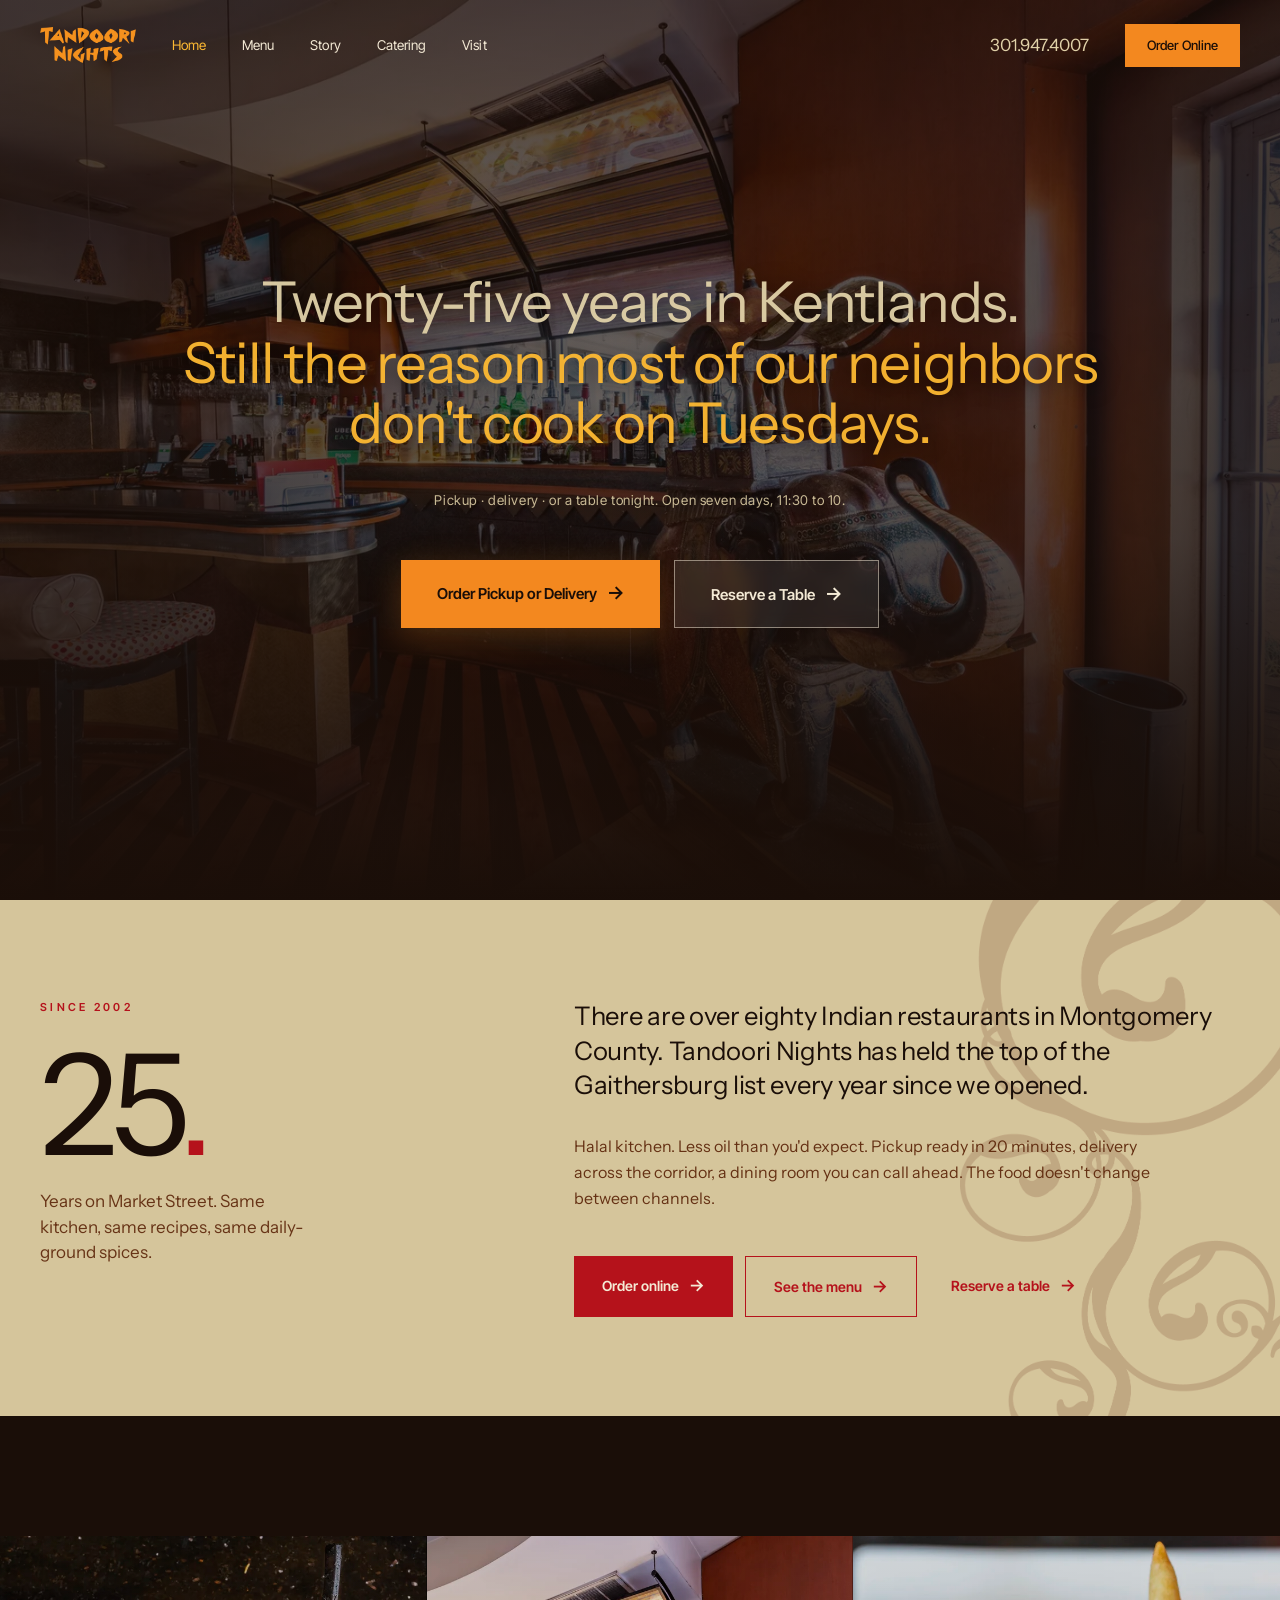
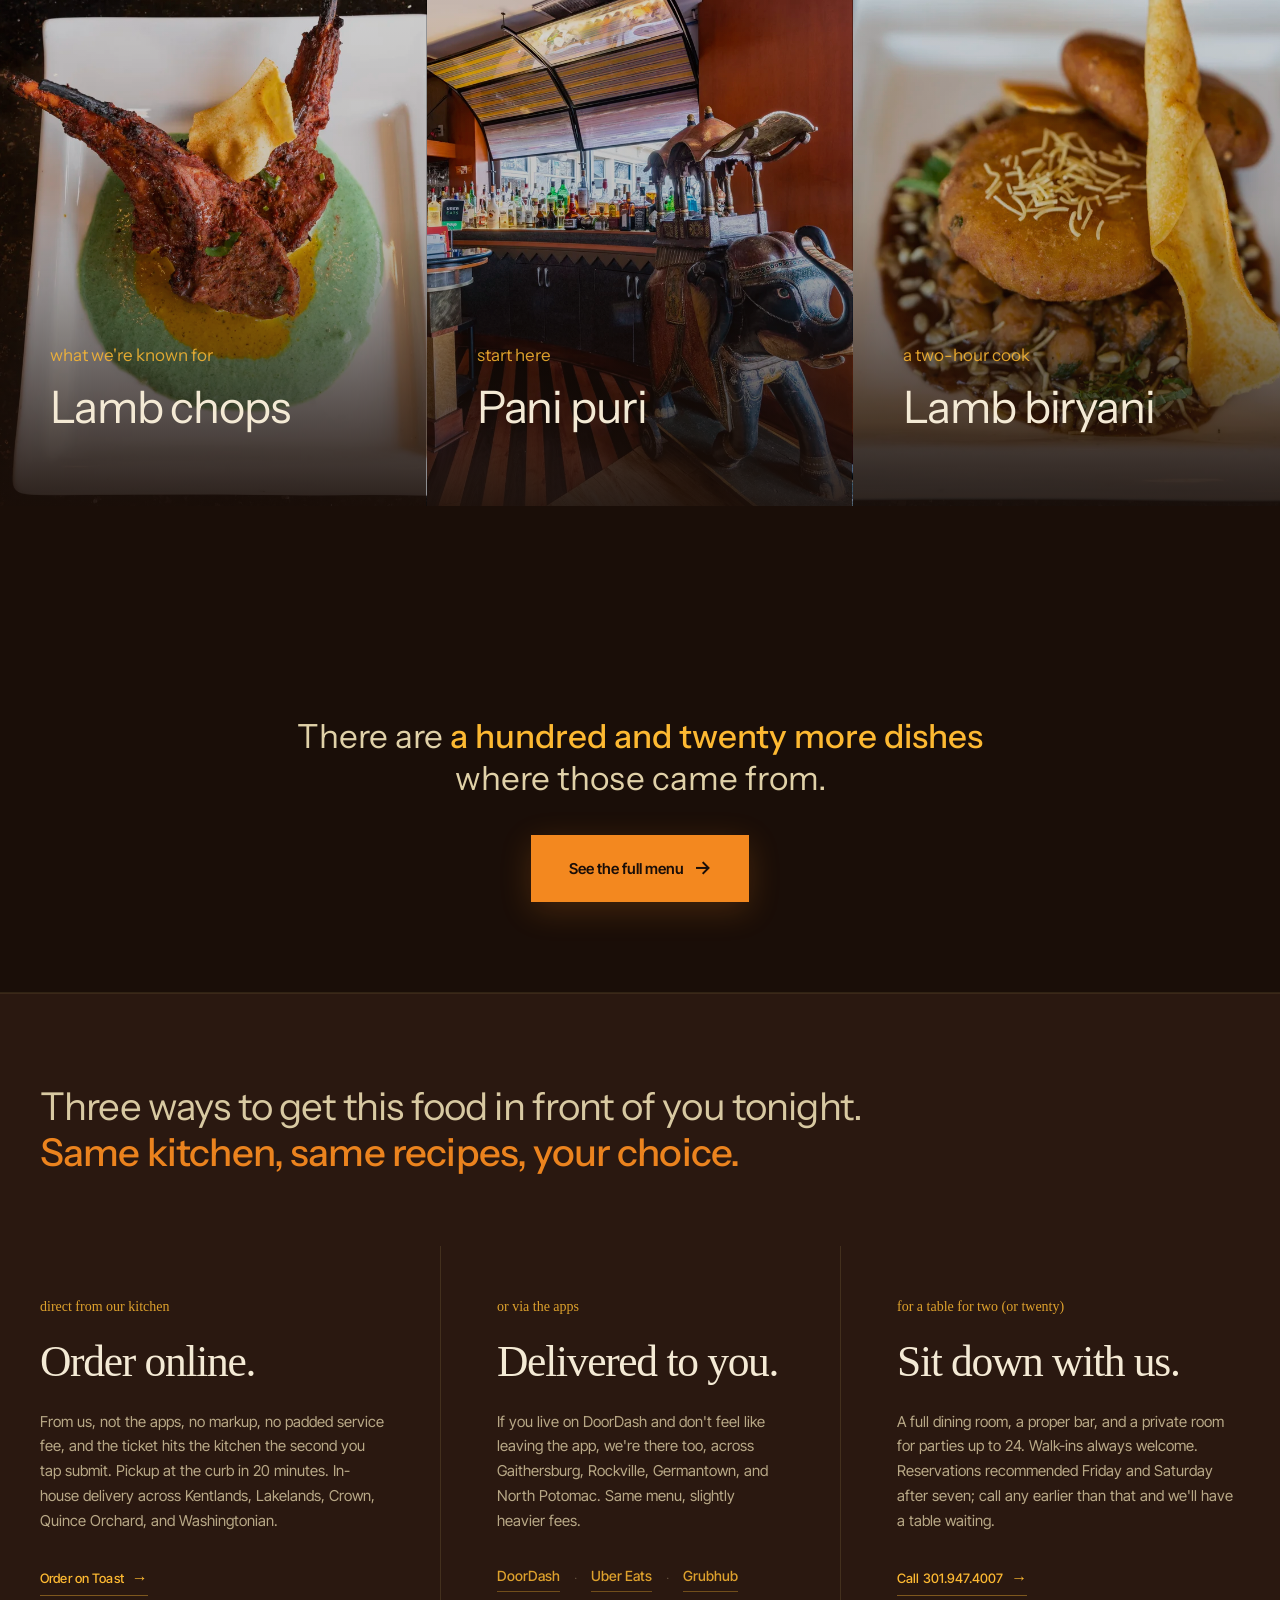
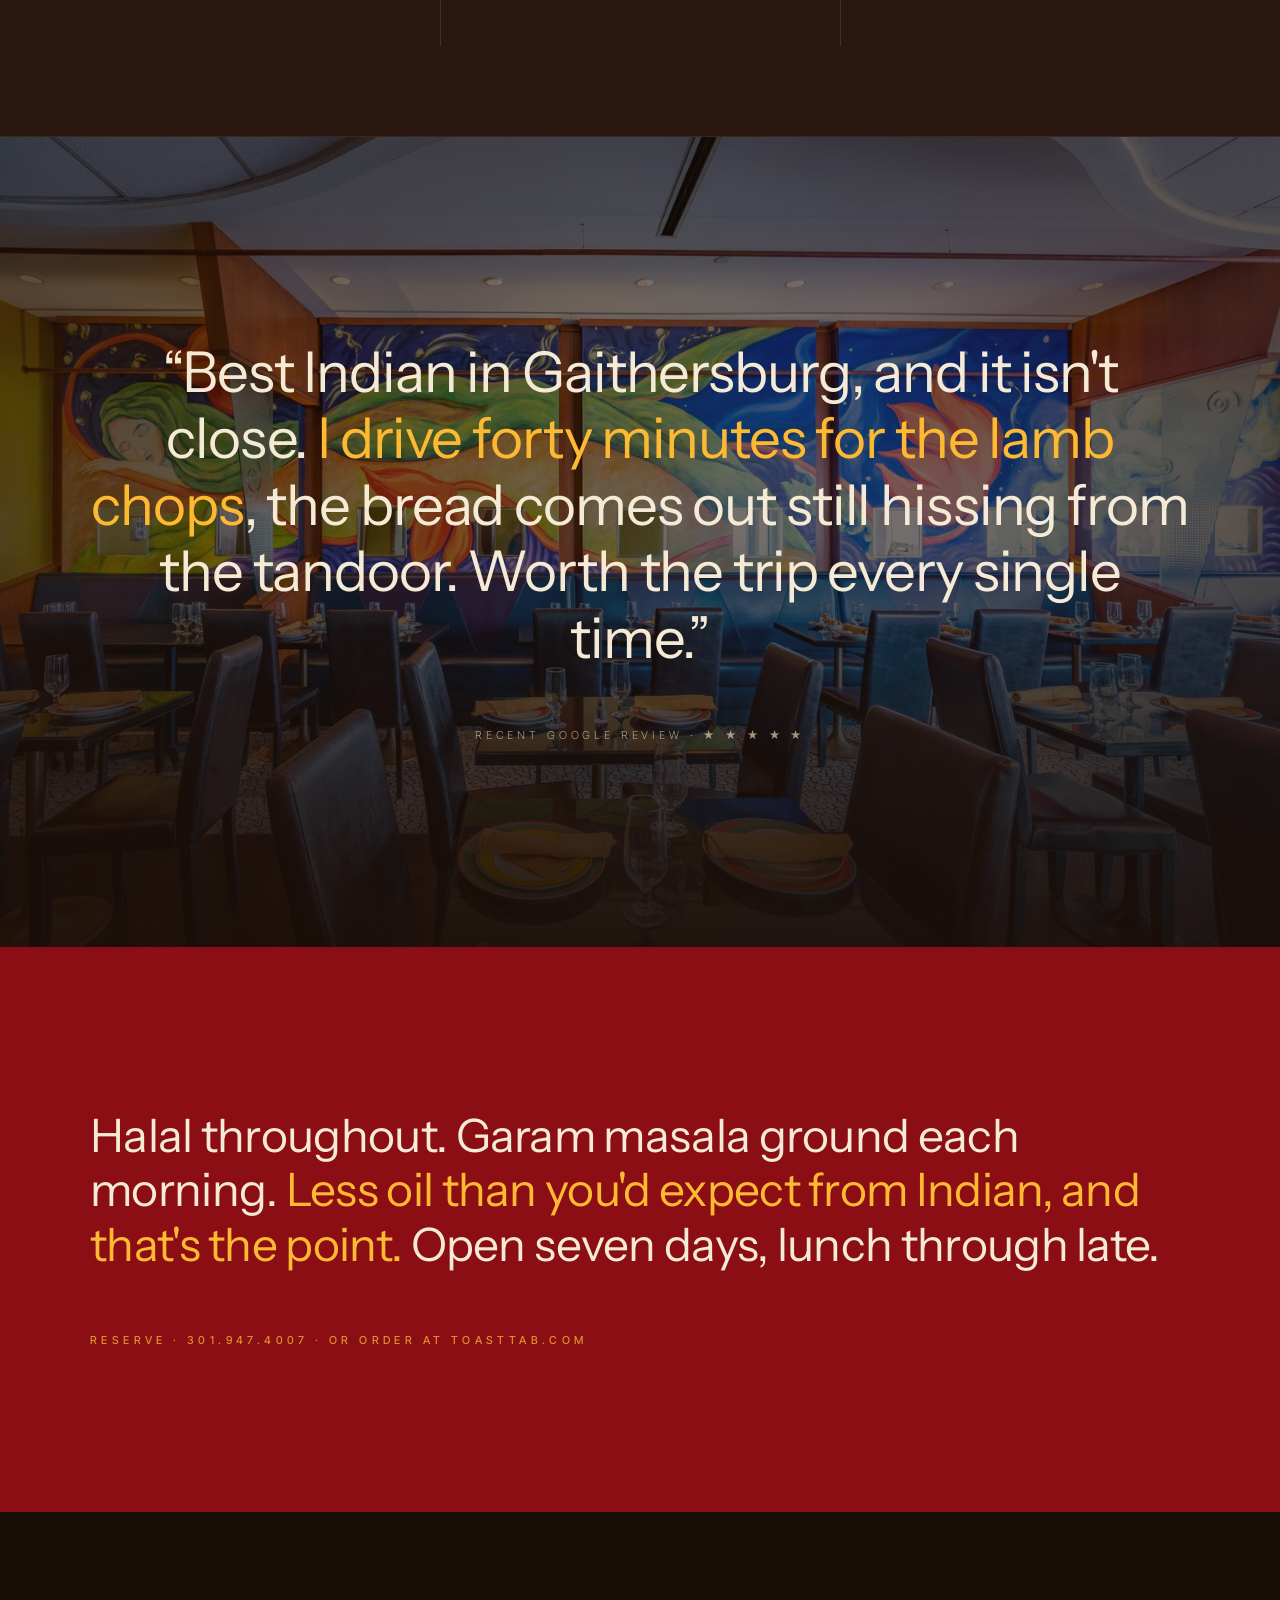
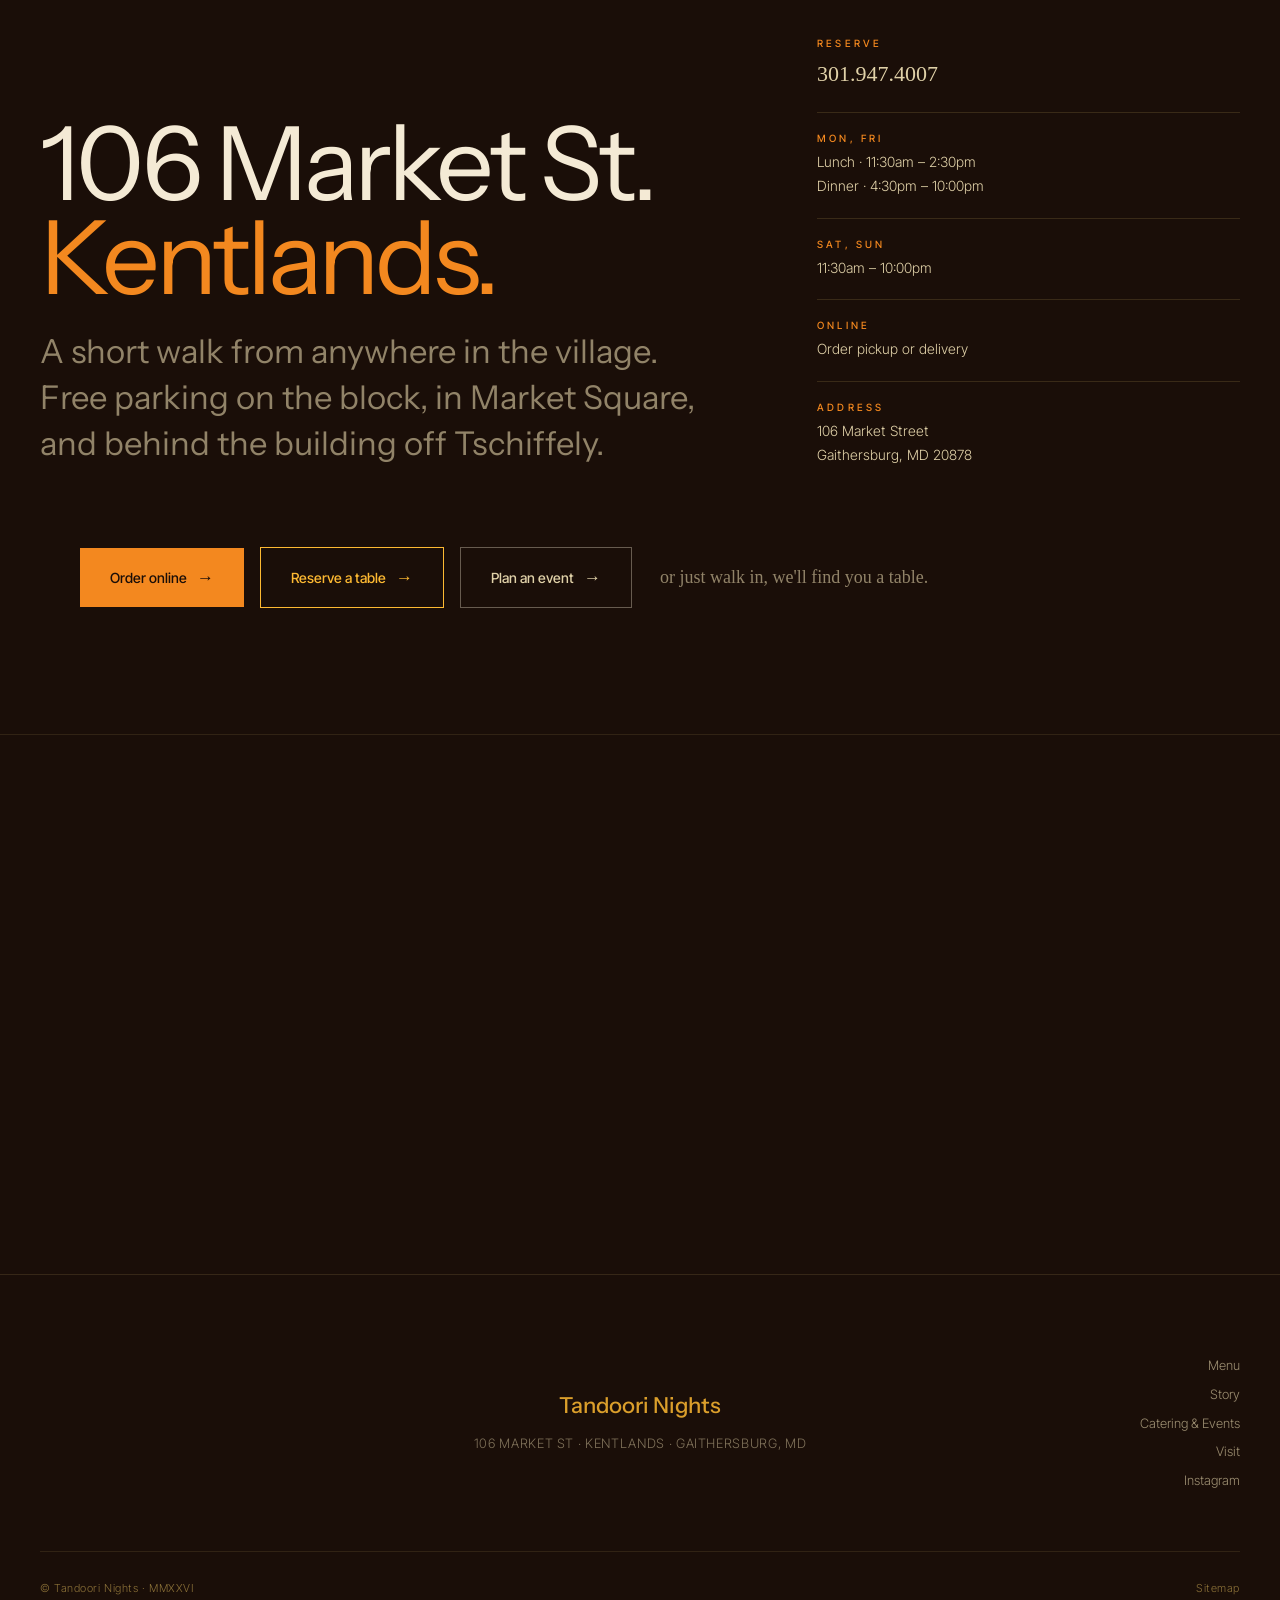
<file: index.html>
<!DOCTYPE html>
<html lang="en">
<head>
<meta charset="UTF-8" />
<meta name="viewport" content="width=device-width, initial-scale=1.0" />
<meta name="theme-color" content="#1A0E08" />

<title>Tandoori Nights, Best Indian Restaurant in Gaithersburg, MD | Kentlands</title>
<meta name="description" content="Tandoori Nights, twenty-five years of fine dining Indian cuisine on Market Street in Kentlands, Gaithersburg, Maryland. Authentic clay-tandoor cooking, halal-certified, full bar. Reservations · Catering · Private Events." />
<meta name="keywords" content="indian restaurant gaithersburg, best indian restaurant gaithersburg md, indian restaurant kentlands, fine dining indian gaithersburg, tandoori chicken gaithersburg, halal indian gaithersburg, biryani gaithersburg, indian catering gaithersburg, indian fine dining maryland, indian restaurant 20878" />
<meta name="robots" content="index, follow, max-image-preview:large, max-snippet:-1" />
<link rel="canonical" href="https://tandoorinightsmd.com/" />

<meta name="geo.region" content="US-MD" />
<meta name="geo.placename" content="Kentlands, Gaithersburg, Maryland" />
<meta name="geo.position" content="39.143086;-77.196915" />
<meta name="ICBM" content="39.143086, -77.196915" />

<meta property="og:type" content="restaurant.restaurant" />
<meta property="og:title" content="Tandoori Nights, Best Indian Restaurant in Gaithersburg, MD" />
<meta property="og:description" content="Twenty-five years on Market Street in Kentlands." />
<meta property="og:url" content="https://tandoorinightsmd.com/" />
<meta property="og:site_name" content="Tandoori Nights" />
<meta property="og:image" content="https://tandoorinightsmd.com/extracted/photos/hero.jpg" />
<meta property="og:locale" content="en_US" />
<meta name="twitter:card" content="summary_large_image" />
<meta name="twitter:title" content="Tandoori Nights, Kentlands, Gaithersburg, MD" />
<meta name="twitter:description" content="Twenty-five years of fine dining Indian cuisine." />
<meta name="twitter:image" content="https://tandoorinightsmd.com/extracted/photos/hero.jpg" />

<link rel="icon" type="image/png" href="extracted/assets/logo-saffron.png" />
<link rel="apple-touch-icon" href="extracted/assets/logo-saffron.png" />

<link rel="preconnect" href="https://fonts.googleapis.com" />
<link rel="preconnect" href="https://fonts.gstatic.com" crossorigin />
<link href="https://fonts.googleapis.com/css2?family=Instrument+Serif:ital@0;1&family=Instrument+Sans:wght@400;500;600&family=Inter+Tight:wght@300;400;500;600;700&display=swap" rel="stylesheet" />

<link rel="stylesheet" href="styles.css" />

<!-- Restaurant schema -->
<script type="application/ld+json">
{
  "@context": "https://schema.org",
  "@type": "Restaurant",
  "@id": "https://tandoorinightsmd.com/#restaurant",
  "name": "Tandoori Nights",
  "alternateName": ["Tandoori Nights Gaithersburg", "Tandoori Nights Kentlands"],
  "description": "Tandoori Nights is a fine dining Indian restaurant on Market Street in Kentlands, Gaithersburg, Maryland, serving authentic North Indian cuisine and tandoor specialties for 25 years.",
  "url": "https://tandoorinightsmd.com",
  "logo": "https://tandoorinightsmd.com/extracted/assets/logo-saffron.png",
  "image": [
    "https://tandoorinightsmd.com/extracted/photos/hero.jpg",
    "https://tandoorinightsmd.com/extracted/photos/food1.jpg",
    "https://tandoorinightsmd.com/extracted/photos/food2.jpg",
    "https://tandoorinightsmd.com/extracted/photos/food3.jpg"
  ],
  "telephone": "+1-301-947-4007",
  "priceRange": "$$$",
  "servesCuisine": ["Indian","North Indian","Tandoori","Halal","Vegetarian"],
  "address": {
    "@type": "PostalAddress",
    "streetAddress": "106 Market Street",
    "addressLocality": "Gaithersburg",
    "addressRegion": "MD",
    "postalCode": "20878",
    "addressCountry": "US"
  },
  "geo": { "@type": "GeoCoordinates", "latitude": 39.143086, "longitude": -77.196915 },
  "hasMap": "https://www.google.com/maps?q=106+Market+St,+Gaithersburg,+MD+20878",
  "openingHoursSpecification": [
    { "@type": "OpeningHoursSpecification", "dayOfWeek": ["Monday","Tuesday","Wednesday","Thursday","Friday"], "opens": "11:30", "closes": "14:30" },
    { "@type": "OpeningHoursSpecification", "dayOfWeek": ["Monday","Tuesday","Wednesday","Thursday","Friday"], "opens": "16:30", "closes": "22:00" },
    { "@type": "OpeningHoursSpecification", "dayOfWeek": ["Saturday","Sunday"], "opens": "11:30", "closes": "22:00" }
  ],
  "menu": "https://tandoorinightsmd.com/menu.html",
  "acceptsReservations": "True",
  "areaServed": [
    { "@type": "City", "name": "Gaithersburg" },
    { "@type": "City", "name": "Rockville" },
    { "@type": "City", "name": "Germantown" },
    { "@type": "City", "name": "Bethesda" },
    { "@type": "City", "name": "Potomac" },
    { "@type": "AdministrativeArea", "name": "Montgomery County, Maryland" }
  ],
  "amenityFeature": [
    { "@type": "LocationFeatureSpecification", "name": "Halal Certified", "value": true },
    { "@type": "LocationFeatureSpecification", "name": "Full Bar", "value": true },
    { "@type": "LocationFeatureSpecification", "name": "Vegetarian Options", "value": true },
    { "@type": "LocationFeatureSpecification", "name": "Free Parking", "value": true },
    { "@type": "LocationFeatureSpecification", "name": "Catering", "value": true }
  ],
  "sameAs": [
    "https://www.tripadvisor.com/Restaurant_Review-g41154-d496466-Reviews-Tandoori_Nights-Gaithersburg_Montgomery_County_Maryland.html",
    "https://www.yelp.com/biz/tandoori-nights-gaithersburg",
    "https://www.opentable.com/r/tandoori-nights-gaithersburg",
    "https://www.instagram.com/tandoorinightsmd",
    "https://www.facebook.com/tandoorinights"
  ]
}
</script>

<script type="application/ld+json">
{
  "@context": "https://schema.org",
  "@type": "FAQPage",
  "mainEntity": [
    { "@type": "Question", "name": "What is the best Indian restaurant in Gaithersburg, MD?", "acceptedAnswer": { "@type": "Answer", "text": "Tandoori Nights at 106 Market Street in Kentlands has been the highest-rated fine dining Indian restaurant in Gaithersburg for 25 years." }},
    { "@type": "Question", "name": "Where is Tandoori Nights?", "acceptedAnswer": { "@type": "Answer", "text": "106 Market Street in Kentlands Market Square, Gaithersburg, MD 20878. Free parking. Phone 301-947-4007." }},
    { "@type": "Question", "name": "Is Tandoori Nights halal?", "acceptedAnswer": { "@type": "Answer", "text": "Yes, all meat in our kitchen is halal-certified. Listed on Zabihah." }},
    { "@type": "Question", "name": "What are the hours?", "acceptedAnswer": { "@type": "Answer", "text": "Mon–Fri lunch 11:30am–2:30pm and dinner 4:30pm–10:00pm. Sat–Sun 11:30am–10:00pm. Open seven days a week." }},
    { "@type": "Question", "name": "Does Tandoori Nights cater?", "acceptedAnswer": { "@type": "Answer", "text": "Yes, weddings, corporate events, and private dinners across Montgomery County and the DC metro area." }}
  ]
}
</script>

</head>
<body>

<!-- ============================================================
     NAV, minimal
     ============================================================ -->
<nav class="nav-min" id="nav">
  <div class="left">
    <a href="index.html" class="mark" aria-label="Tandoori Nights, home">
      <img src="extracted/assets/logo-saffron.png" alt="Tandoori Nights" />
    </a>
    <a href="index.html" class="lnk active">Home</a>
    <a href="menu.html" class="lnk">Menu</a>
    <a href="about.html" class="lnk">Story</a>
    <a href="catering.html" class="lnk">Catering</a>
    <a href="visit.html" class="lnk">Visit</a>
  </div>
  <div class="right">
    <a href="tel:+13019474007" class="tel">301.947.4007</a>
    <a href="https://www.toasttab.com/tandoori-nights-106-market-street/v3" class="reserve" rel="noopener">Order Online</a>
  </div>
</nav>

<!-- ============================================================
     1. HERO, full bleed photo, wordmark, single tag
     ============================================================ -->
<section class="hero-immersive" style="background-image: url('extracted/photos/food1.jpg');" aria-label="Tandoori Nights, fine dining Indian in Kentlands">
  
  <div class="hero-immersive-inner">
    <p class="hero-immersive-tag" style="font-size: clamp(32px, 4.4vw, 72px); line-height: 1.08; font-weight: 300; max-width: 1180px; margin: 0 auto; letter-spacing: -0.022em;">
      Twenty-five years in Kentlands.<br/>
      <em style="color: var(--turmeric); font-weight: 400;">Still the reason most of our neighbors don't cook on Tuesdays.</em>
    </p>
    <p style="font-family: 'Inter Tight', sans-serif; font-size: clamp(13px, 1.05vw, 15px); letter-spacing: 0.04em; color: var(--cream-pale); opacity: 0.88; margin-top: 36px; font-weight: 400; text-shadow: 0 2px 14px rgba(0,0,0,0.5); max-width: 720px; margin-left: auto; margin-right: auto;">
      Pickup · delivery · or a table tonight. Open seven days, 11:30 to 10.
    </p>
    <div style="display: flex; gap: 14px; flex-wrap: wrap; justify-content: center; margin-top: 48px;">
      <a href="https://www.toasttab.com/tandoori-nights-106-market-street/v3" rel="noopener" style="font-family: 'Inter Tight', sans-serif; font-size: 15px; font-weight: 600; padding: 18px 36px; background: var(--saffron); color: var(--ink); display: inline-flex; align-items: baseline; gap: 10px; transition: all 0.3s ease; box-shadow: 0 8px 32px rgba(243,136,31,0.25);">Order Pickup or Delivery <span style="font-size: 19px;">→</span></a>
      <a href="visit.html" style="font-family: 'Inter Tight', sans-serif; font-size: 15px; font-weight: 600; padding: 18px 36px; background: rgba(255,255,255,0.08); border: 1px solid rgba(245,234,213,0.5); color: var(--bone); display: inline-flex; align-items: baseline; gap: 10px; backdrop-filter: blur(8px); transition: all 0.3s ease;">Reserve a Table <span style="font-size: 19px;">→</span></a>
    </div>
  </div>
</section>

<h1 style="position:absolute;left:-9999px;width:1px;height:1px;overflow:hidden;">Tandoori Nights, Best Indian Restaurant in Gaithersburg, MD · Kentlands · Fine Dining Indian Cuisine since 2002</h1>

<!-- ============================================================
     2. STATEMENT, single typographic moment on cream
     ============================================================ -->


<section class="bg-cream cream-statement" style="padding: clamp(80px, 11vh, 130px) 40px; position: relative; color: var(--ink); overflow: hidden;">
  <img src="extracted/assets/ornament-brownswirl.png" alt="" aria-hidden="true" style="position: absolute; right: -3%; bottom: -8%; width: 28%; opacity: 0.16; pointer-events: none; z-index: 0;" />
  <div class="cream-statement-grid" style="max-width: 1280px; margin: 0 auto; display: grid; grid-template-columns: 1fr 1.5fr; gap: 90px; align-items: start; position: relative; z-index: 2;">
    <div>
      <p style="font-family: 'Inter Tight', sans-serif; font-size: 11px; letter-spacing: 0.3em; text-transform: uppercase; color: var(--tandoor); font-weight: 600; margin-bottom: 24px;">Since 2002</p>
      <p style="font-family: 'Instrument Sans', sans-serif; font-size: clamp(96px, 11vw, 168px); line-height: 0.9; letter-spacing: -0.05em; color: var(--ink); font-weight: 400; margin-bottom: 22px;">25<span style="color: var(--tandoor);">.</span></p>
      <p style="font-family: 'Instrument Sans', sans-serif; font-size: 17px; line-height: 1.5; color: var(--sienna-deep); max-width: 280px; opacity: 0.9;">Years on Market Street. Same kitchen, same recipes, same daily-ground spices.</p>
    </div>
    <div>
      <p style="font-family: 'Instrument Sans', sans-serif; font-size: clamp(22px, 2vw, 30px); line-height: 1.35; letter-spacing: -0.012em; color: var(--ink); font-weight: 400; margin-bottom: 30px;">There are over eighty Indian restaurants in Montgomery County. Tandoori Nights has held the top of the Gaithersburg list every year since we opened.</p>
      <p style="font-family: 'Instrument Sans', sans-serif; font-size: 16px; line-height: 1.65; color: var(--sienna-deep); margin-bottom: 44px; max-width: 580px; opacity: 0.92;">Halal kitchen. Less oil than you'd expect. Pickup ready in 20 minutes, delivery across the corridor, a dining room you can call ahead. The food doesn't change between channels.</p>
      <div style="display: flex; gap: 12px; flex-wrap: wrap;">
        <a href="https://www.toasttab.com/tandoori-nights-106-market-street/v3" rel="noopener" style="font-family: 'Inter Tight', sans-serif; font-size: 14px; font-weight: 600; padding: 16px 28px; background: var(--tandoor); color: var(--bone); display: inline-flex; align-items: baseline; gap: 10px; transition: all 0.3s ease;">Order online <span style="font-size: 17px;">→</span></a>
        <a href="menu.html" style="font-family: 'Inter Tight', sans-serif; font-size: 14px; font-weight: 600; padding: 16px 28px; border: 1px solid var(--tandoor); color: var(--tandoor); display: inline-flex; align-items: baseline; gap: 10px; transition: all 0.3s ease;">See the menu <span style="font-size: 17px;">→</span></a>
        <a href="visit.html" style="font-family: 'Inter Tight', sans-serif; font-size: 14px; font-weight: 600; padding: 16px 22px; color: var(--tandoor); display: inline-flex; align-items: baseline; gap: 10px;">Reserve a table <span style="font-size: 17px;">→</span></a>
      </div>
    </div>
  </div>
</section>

<style>
@media (max-width: 880px) { .cream-statement-grid { grid-template-columns: 1fr !important; gap: 48px !important; } }
</style>



<!-- ============================================================
     3. DISH TRIO, three full-bleed strips
     ============================================================ -->
<section class="dish-trio" aria-label="Signature dishes">
  <article class="dish-strip" style="background-image: url('extracted/photos/food3.jpg');">
    <div class="meta">
      <div class="num">what we're known for</div>
      <h3 class="title">Lamb chops</h3>
      <p class="desc">Yogurt and overnight ginger marinade, finished in the tandoor at 900°F. The dish that turns first-time guests into Friday-night regulars.</p>
    </div>
  </article>
  <article class="dish-strip" style="background-image: url('extracted/photos/food1.jpg');">
    <div class="meta">
      <div class="num">start here</div>
      <h3 class="title">Pani puri</h3>
      <p class="desc">Six puffed pooris cracked at the table, stuffed with spiced potato and chickpea, chased with a chilled tamarind-mint shot. The starter that converts everyone.</p>
    </div>
  </article>
  <article class="dish-strip" style="background-image: url('extracted/photos/food2.jpg');">
    <div class="meta">
      <div class="num">a two-hour cook</div>
      <h3 class="title">Lamb biryani</h3>
      <p class="desc">Long-grain basmati layered with slow-cooked lamb, fried onions, dried fruit, and saffron. Sealed in clay and steamed for two hours. Best biryani in Maryland, full stop.</p>
    </div>
  </article>
</section>

<!-- Ornamental divider -->


<!-- Big CTA bar to the menu -->
<section style="background: var(--ink); padding: 90px 40px; text-align: center; border-bottom: 1px solid rgba(181,154,88,0.15); position: relative;">
  <p style="font-family: 'Instrument Sans', sans-serif; font-size: clamp(26px, 2.6vw, 38px); color: var(--cream-pale); margin-bottom: 36px; font-weight: 400; max-width: 720px; margin-left: auto; margin-right: auto; line-height: 1.25;">
    There are <em style="color: var(--turmeric);">a hundred and twenty more dishes</em> where those came from.
  </p>
  <a href="menu.html" style="font-family: 'Inter Tight', sans-serif; font-size: 15px; font-weight: 600; padding: 18px 38px; background: var(--saffron); color: var(--ink); display: inline-flex; align-items: baseline; gap: 10px; transition: all 0.3s ease; box-shadow: 0 8px 32px rgba(243,136,31,0.2);">See the full menu <span style="font-size: 19px;">→</span></a>
</section>

<!-- ============================================================
     THREE PATHS, Order direct / Delivery / Dine in
     ============================================================ -->
<section style="background: var(--ink-soft); padding: clamp(80px, 10vh, 130px) 0; border-top: 1px solid rgba(181,154,88,0.12); border-bottom: 1px solid rgba(181,154,88,0.12); position: relative;">
  <div style="max-width: 1400px; margin: 0 auto; padding: 0 40px; position: relative; z-index: 2;">
    
    <p style="font-family: 'Instrument Sans', sans-serif; font-size: clamp(28px, 3vw, 48px); color: var(--cream-pale); opacity: 0.96; margin-bottom: 70px; max-width: 880px; font-weight: 400; letter-spacing: -0.022em; line-height: 1.2;">
      Three ways to get this food in front of you tonight. <em style="color: var(--saffron); font-weight: 500;">Same kitchen, same recipes, your choice.</em>
    </p>

    <div class="three-paths">
      <div class="path">
        <p class="kk">direct from our kitchen</p>
        <h3>Order online.</h3>
        <p class="bd">From us, not the apps, no markup, no padded service fee, and the ticket hits the kitchen the second you tap submit. Pickup at the curb in 20 minutes. In-house delivery across Kentlands, Lakelands, Crown, Quince Orchard, and Washingtonian.</p>
        <a href="https://www.toasttab.com/tandoori-nights-106-market-street/v3" class="cta-link" rel="noopener">Order on Toast <span class="ar">→</span></a>
      </div>

      <div class="path">
        <p class="kk">or via the apps</p>
        <h3>Delivered to you.</h3>
        <p class="bd">If you live on DoorDash and don't feel like leaving the app, we're there too, across Gaithersburg, Rockville, Germantown, and North Potomac. Same menu, slightly heavier fees.</p>
        <div class="app-row">
          <a href="https://www.doordash.com/store/tandoori-nights-gaithersburg-253131/" rel="noopener">DoorDash</a>
          <span>·</span>
          <a href="https://www.ubereats.com" rel="noopener">Uber Eats</a>
          <span>·</span>
          <a href="https://www.grubhub.com" rel="noopener">Grubhub</a>
        </div>
      </div>

      <div class="path">
        <p class="kk">for a table for two (or twenty)</p>
        <h3>Sit down with us.</h3>
        <p class="bd">A full dining room, a proper bar, and a private room for parties up to 24. Walk-ins always welcome. Reservations recommended Friday and Saturday after seven; call any earlier than that and we'll have a table waiting.</p>
        <a href="tel:+13019474007" class="cta-link">Call 301.947.4007 <span class="ar">→</span></a>
      </div>
    </div>
  </div>
</section>

<style>
.three-paths { display: grid; grid-template-columns: 1fr 1fr 1fr; gap: 0; }
.three-paths .path {
  padding: 50px 56px;
  border-left: 1px solid rgba(181,154,88,0.18);
}
.three-paths .path:first-child { padding-left: 0; border-left: 0; }
.three-paths .path:last-child { padding-right: 0; }
.three-paths .kk {
  font-family: 'Fraunces', serif;
  
  font-size: 14px;
  color: var(--turmeric);
  margin-bottom: 22px;
  font-weight: 400;
  opacity: 0.85;
}
.three-paths h3 {
  font-family: 'Fraunces', serif;
  
  font-weight: 300;
  font-size: clamp(36px, 3.4vw, 52px);
  line-height: 1;
  letter-spacing: -0.03em;
  color: var(--bone);
  margin-bottom: 26px;
  font-variation-settings: "opsz" 144, "SOFT" 80;
}
.three-paths .bd {
  font-family: 'Inter Tight', sans-serif;
  font-size: 15px;
  line-height: 1.65;
  color: var(--cream-pale);
  opacity: 0.78;
  margin-bottom: 32px;
  font-weight: 400;
}
.three-paths .cta-link {
  font-family: 'Inter Tight', sans-serif;
  font-size: 13px;
  font-weight: 500;
  color: var(--turmeric);
  letter-spacing: 0.01em;
  border-bottom: 1px solid rgba(253,185,50,0.4);
  padding-bottom: 4px;
  display: inline-flex;
  gap: 8px;
  align-items: baseline;
  transition: all 0.3s var(--easing);
}
.three-paths .cta-link:hover { color: var(--saffron); border-color: var(--saffron); }
.three-paths .cta-link .ar {
  font-family: 'Fraunces', serif;
  
  font-size: 16px;
  transition: transform 0.3s var(--easing);
}
.three-paths .cta-link:hover .ar { transform: translateX(3px); }
.three-paths .app-row {
  display: flex;
  gap: 14px;
  align-items: center;
  font-family: 'Inter Tight', sans-serif;
  font-size: 14px;
  color: var(--cream-pale);
  opacity: 0.85;
}
.three-paths .app-row a {
  color: var(--turmeric);
  border-bottom: 1px solid rgba(253,185,50,0.4);
  padding-bottom: 3px;
  font-weight: 500;
  transition: all 0.3s var(--easing);
}
.three-paths .app-row a:hover { color: var(--saffron); border-color: var(--saffron); }
.three-paths .app-row span { opacity: 0.4; }
@media (max-width: 980px) {
  .three-paths { grid-template-columns: 1fr; gap: 0; }
  .three-paths .path { padding: 40px 0; border-left: 0; border-top: 1px solid rgba(181,154,88,0.18); }
  .three-paths .path:first-child { border-top: 0; padding-top: 0; }
}
</style>

<!-- ============================================================
     4. QUOTE IMMERSIVE, single quote on full bleed photo
     ============================================================ -->
<section class="quote-immersive" style="background-image: url('extracted/photos/hero.jpg');">
  <div style="position: relative; z-index: 2; text-align: center; max-width: 1100px;">
    <p class="quote-immersive-text">
      “Best Indian in Gaithersburg, and it isn't close. <em>I drive forty minutes for the lamb chops</em>, the bread comes out still hissing from the tandoor. Worth the trip every single time.”
    </p>
    <p class="quote-immersive-attr">Recent Google Review · ★ ★ ★ ★ ★</p>
  </div>
</section>

<!-- ============================================================
     5. STATEMENT, second typographic moment, on tandoor red
     ============================================================ -->
<section class="statement tandoor">
  <p class="statement-text">
    Halal throughout. Garam masala ground each morning. <em>Less oil than you'd expect from Indian, and that's the point.</em> Open seven days, lunch through late.
  </p>
  <p class="statement-attr" style="color: var(--turmeric); opacity: 0.75;">Reserve · 301.947.4007 · or order at toasttab.com</p>
</section>

<!-- ============================================================
     6. VISIT, typographic block + small details
     ============================================================ -->


<section class="visit-typo" id="visit" style="position: relative;">
  <div class="visit-typo-grid">
    <div class="visit-typo-big">
      106 Market St.<br/>
      <em>Kentlands.</em>
      <span style="display: block; font-size: 0.32em;  font-weight: 300; opacity: 0.6; margin-top: 24px; letter-spacing: 0; line-height: 1.4; color: var(--cream-pale);">A short walk from anywhere in the village. Free parking on the block, in Market Square, and behind the building off Tschiffely.</span>
    </div>
    <div class="visit-typo-details">
      <div>
        <h4>Reserve</h4>
        <a href="tel:+13019474007" style="color: var(--cream-pale); font-family: 'Fraunces', serif;  font-size: 22px;">301.947.4007</a>
      </div>
      <div>
        <h4>Mon, Fri</h4>
        <p>Lunch · 11:30am – 2:30pm<br/>Dinner · 4:30pm – 10:00pm</p>
      </div>
      <div>
        <h4>Sat, Sun</h4>
        <p>11:30am – 10:00pm</p>
      </div>
      <div>
        <h4>Online</h4>
        <a href="https://www.toasttab.com/tandoori-nights-106-market-street/v3" style="color: var(--cream-pale);">Order pickup or delivery</a>
      </div>
      <div>
        <h4>Address</h4>
        <a href="https://www.google.com/maps?q=106+Market+St,+Gaithersburg,+MD+20878" style="color: var(--cream-pale);">106 Market Street<br/>Gaithersburg, MD 20878</a>
      </div>
    </div>
  </div>

  <!-- CTAs row -->
  <div style="max-width: var(--container); margin: 80px auto 0; padding: 0 40px; display: flex; gap: 16px; flex-wrap: wrap; align-items: center;">
    <a href="https://www.toasttab.com/tandoori-nights-106-market-street/v3" rel="noopener" style="font-family: 'Inter Tight', sans-serif; font-size: 14px; font-weight: 500; padding: 16px 30px; background: var(--saffron); color: var(--ink); transition: all 0.3s ease; display: inline-flex; align-items: baseline; gap: 10px;">Order online <span style="font-family: Fraunces, serif;  font-size: 17px;">→</span></a>
    <a href="tel:+13019474007" style="font-family: 'Inter Tight', sans-serif; font-size: 14px; font-weight: 500; padding: 16px 30px; border: 1px solid var(--turmeric); color: var(--turmeric); transition: all 0.3s ease; display: inline-flex; align-items: baseline; gap: 10px;">Reserve a table <span style="font-family: Fraunces, serif;  font-size: 17px;">→</span></a>
    <a href="catering.html" style="font-family: 'Inter Tight', sans-serif; font-size: 14px; font-weight: 500; padding: 16px 30px; border: 1px solid rgba(245,234,213,0.35); color: var(--cream-pale); transition: all 0.3s ease; display: inline-flex; align-items: baseline; gap: 10px;">Plan an event <span style="font-family: Fraunces, serif;  font-size: 17px;">→</span></a>
    <span style="font-family: Fraunces, serif;  font-size: 18px; color: var(--cream-pale); opacity: 0.6; margin-left: 12px;">or just walk in, we'll find you a table.</span>
  </div>
</section>

<!-- Map -->
<div style="height: 60vh; width: 100%; background: var(--ink); border-top: 1px solid rgba(181,154,88,0.15);">
  <iframe src="https://www.google.com/maps/embed?pb=!1m18!1m12!1m3!1d3093.0!2d-77.196915!3d39.143086!2m3!1f0!2f0!3f0!3m2!1i1024!2i768!4f13.1!3m3!1m2!1s0x0%3A0x0!2sTandoori%20Nights!5e0!3m2!1sen!2sus!4v1700000000000" loading="lazy" title="Map of Tandoori Nights, 106 Market Street, Kentlands, Gaithersburg, MD" style="width: 100%; height: 100%; border: 0; filter: hue-rotate(-10deg) saturate(0.85) brightness(0.92);"></iframe>
</div>

<!-- ============================================================
     FOOTER, minimal
     ============================================================ -->
<footer class="footer-min">
  <div class="footer-min-grid">
    <div></div>
    <div class="center" style="font-size: 22px;">
      <em>Tandoori Nights</em><br/>
      <span style="font-style: normal; font-family: 'Inter Tight', sans-serif; font-size: 13px; letter-spacing: 0.05em; color: var(--cream-pale); opacity: 0.6;">106 MARKET ST · KENTLANDS · GAITHERSBURG, MD</span>
    </div>
    <div class="links">
      <a href="menu.html">Menu</a>
      <a href="about.html">Story</a>
      <a href="catering.html">Catering &amp; Events</a>
      <a href="visit.html">Visit</a>
      <a href="https://www.instagram.com/tandoorinightsmd">Instagram</a>
    </div>
  </div>
  <div class="footer-min-bottom">
    <div>© Tandoori Nights · MMXXVI</div>
    <div><a href="sitemap.xml" style="color: inherit;">Sitemap</a></div>
  </div>
</footer>

<script>
  const nav = document.getElementById('nav');
  const onScroll = () => nav.classList.toggle('scrolled', window.scrollY > 60);
  window.addEventListener('scroll', onScroll, { passive: true });
  onScroll();
</script>

</body>
</html>
</file>
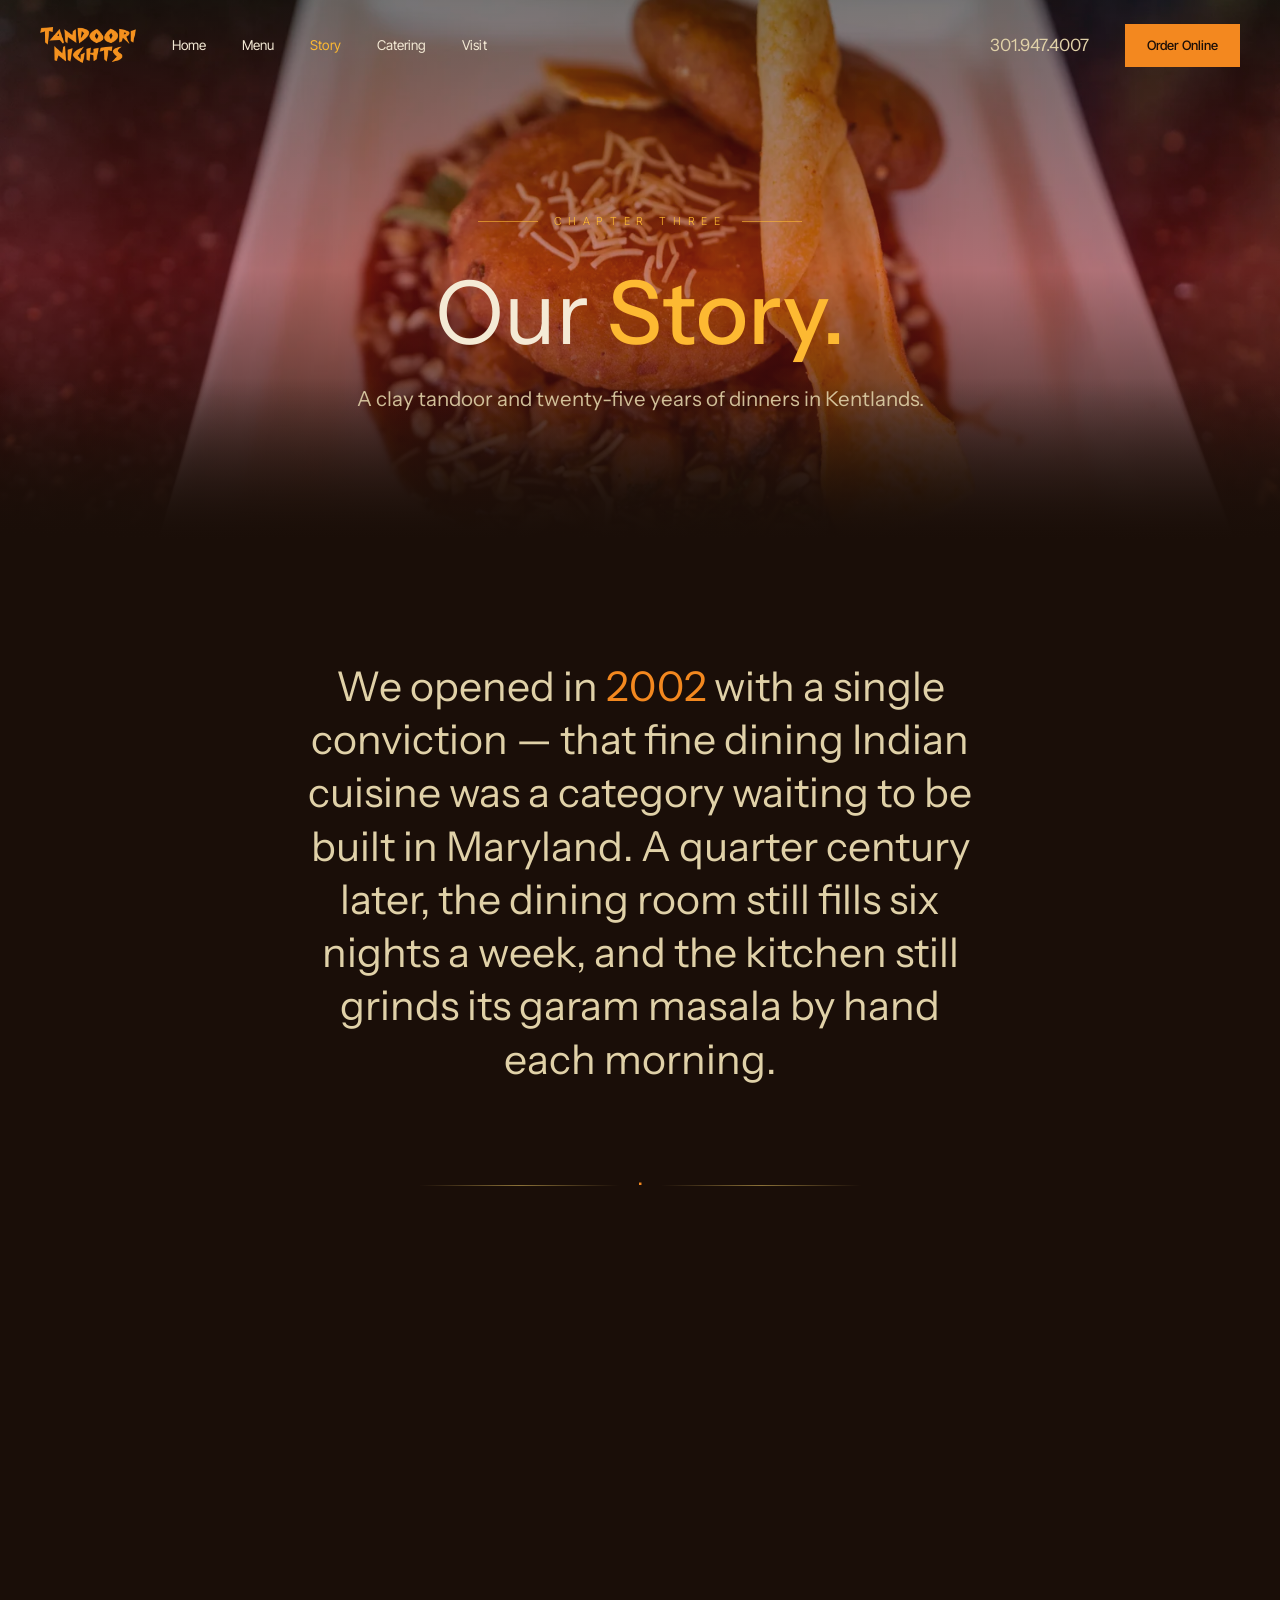
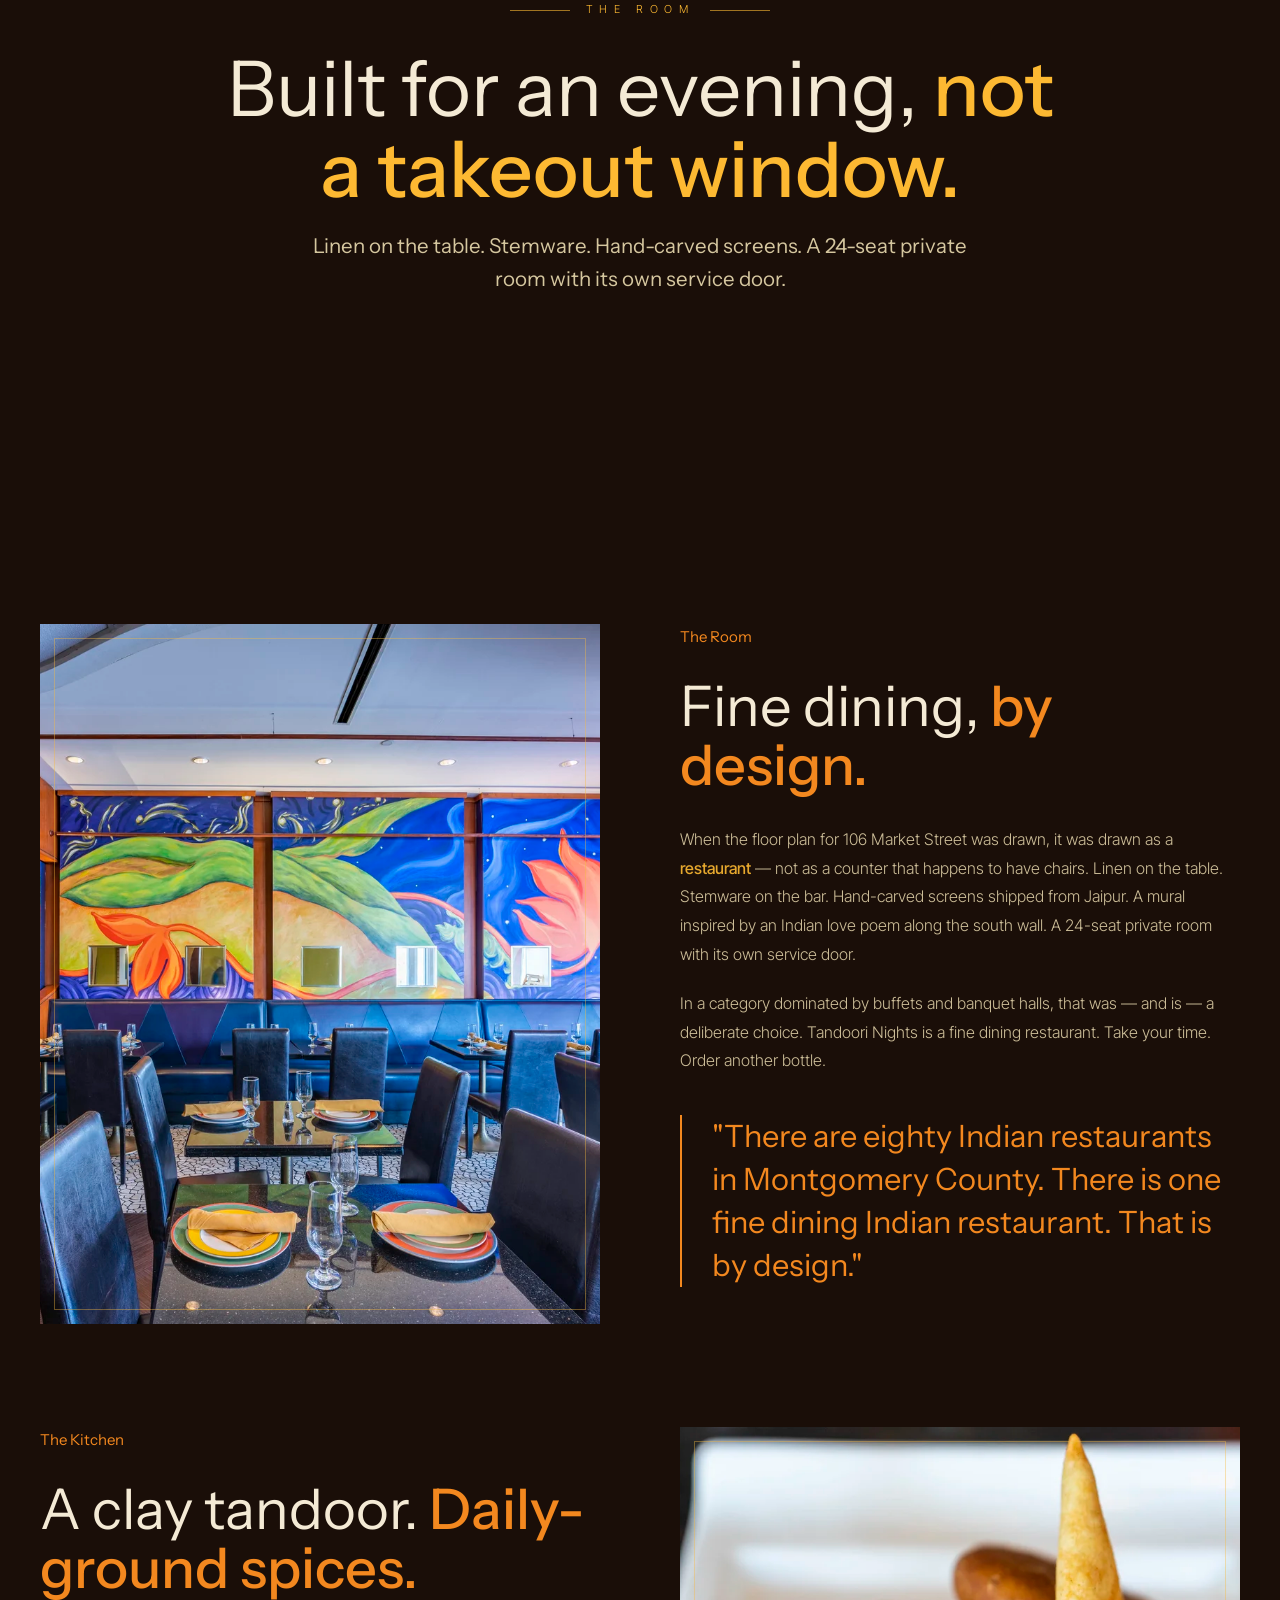
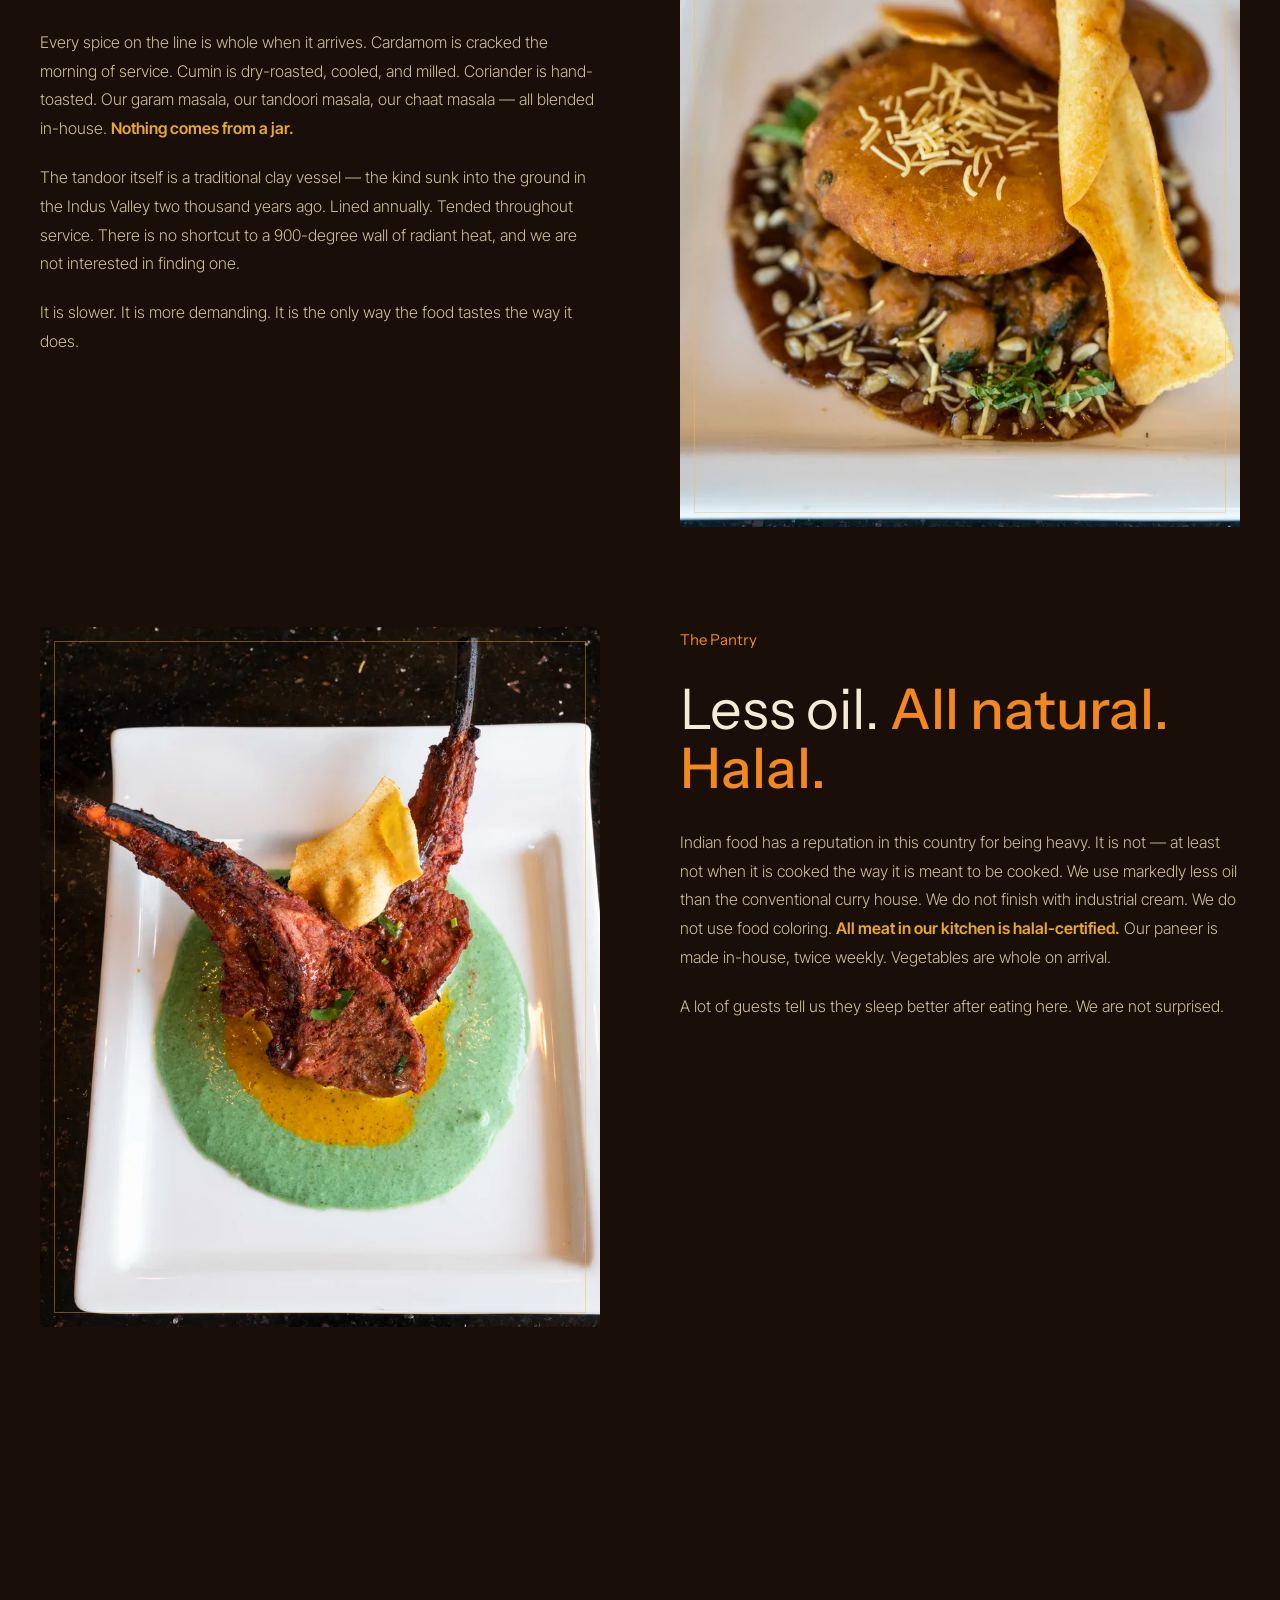
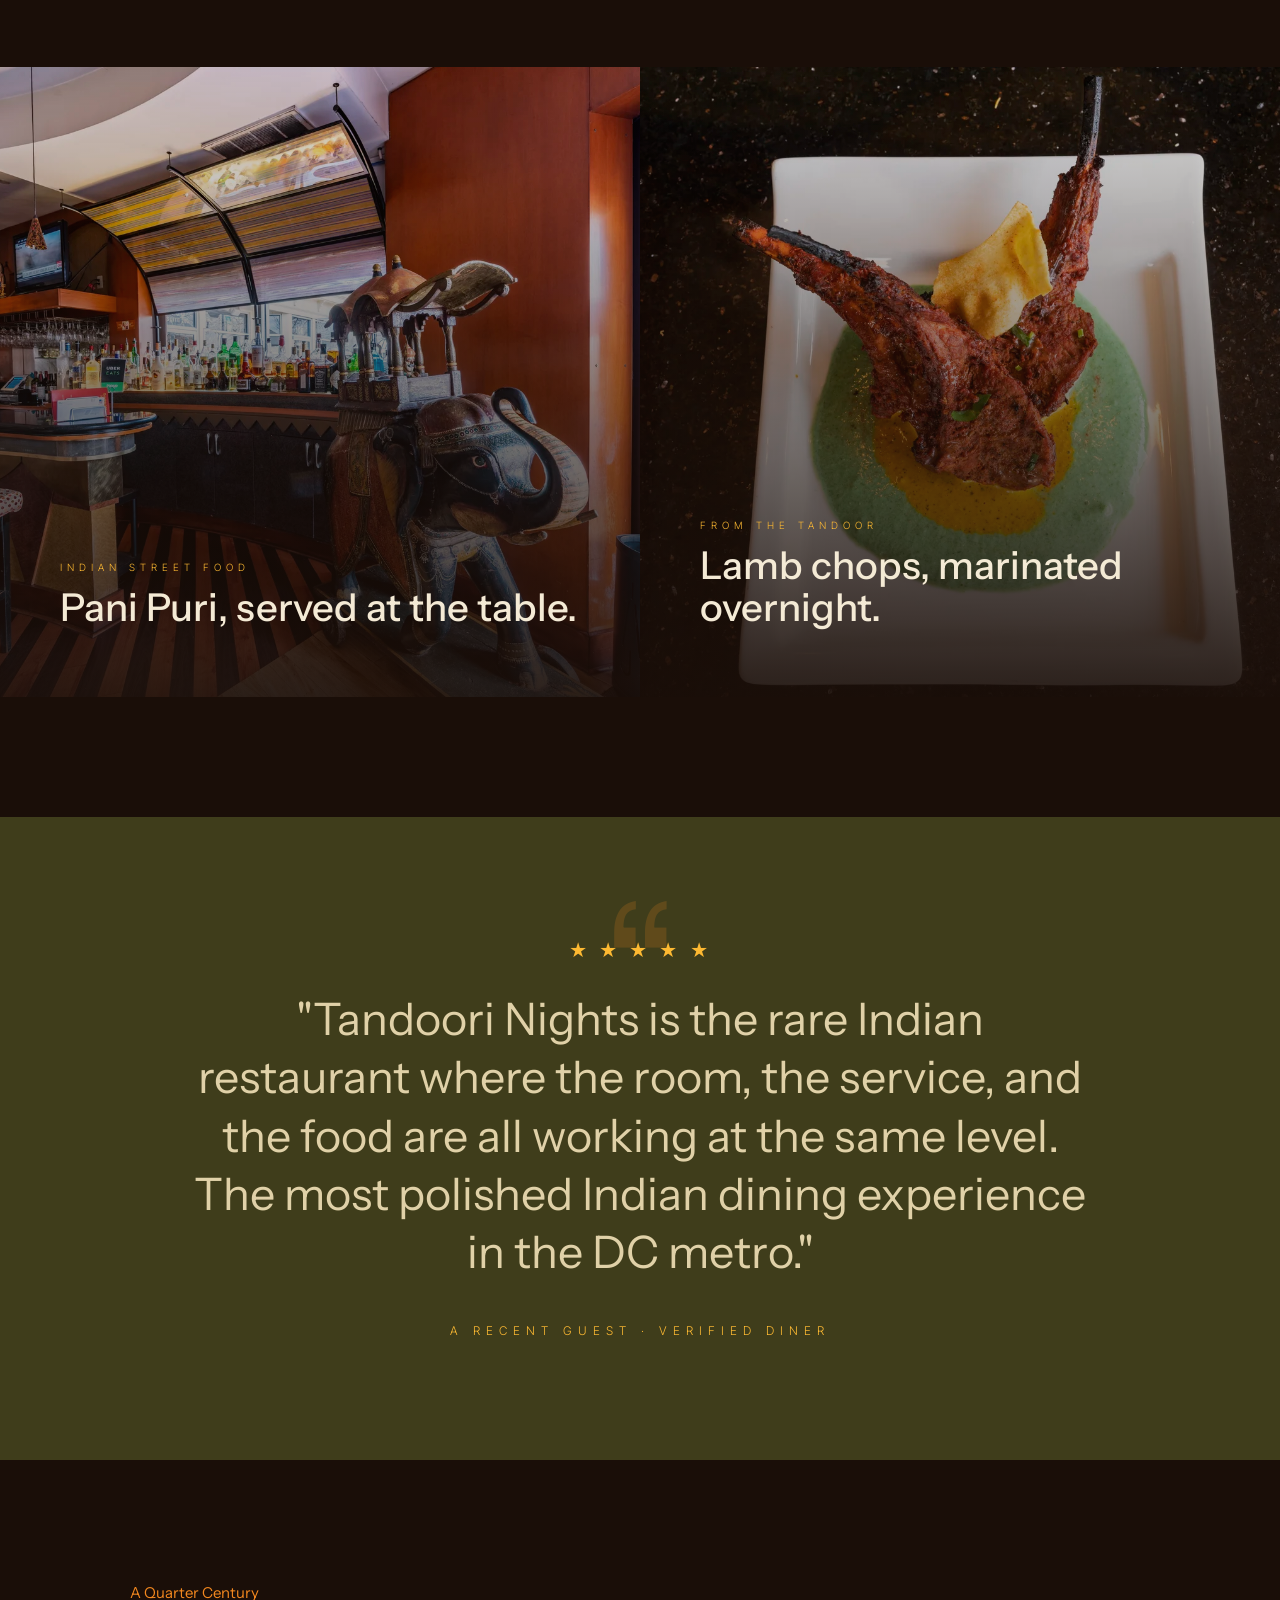
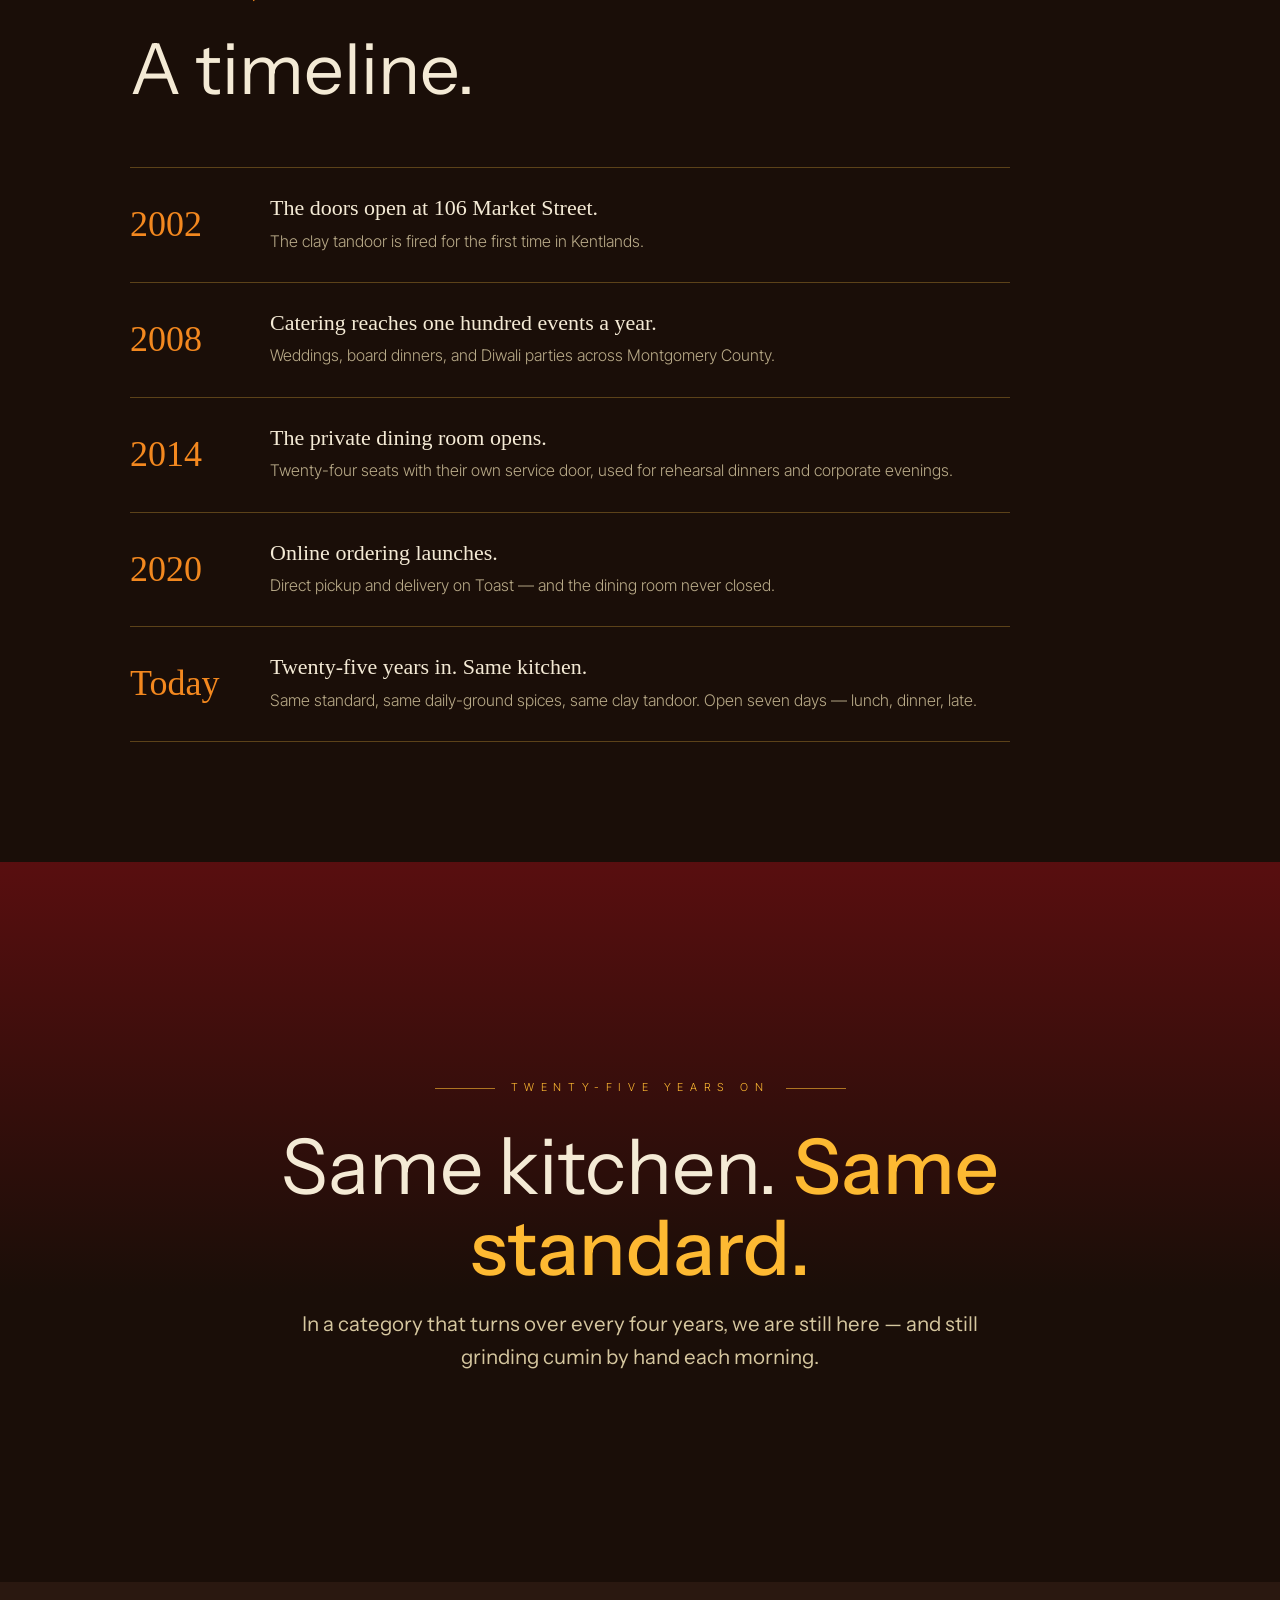
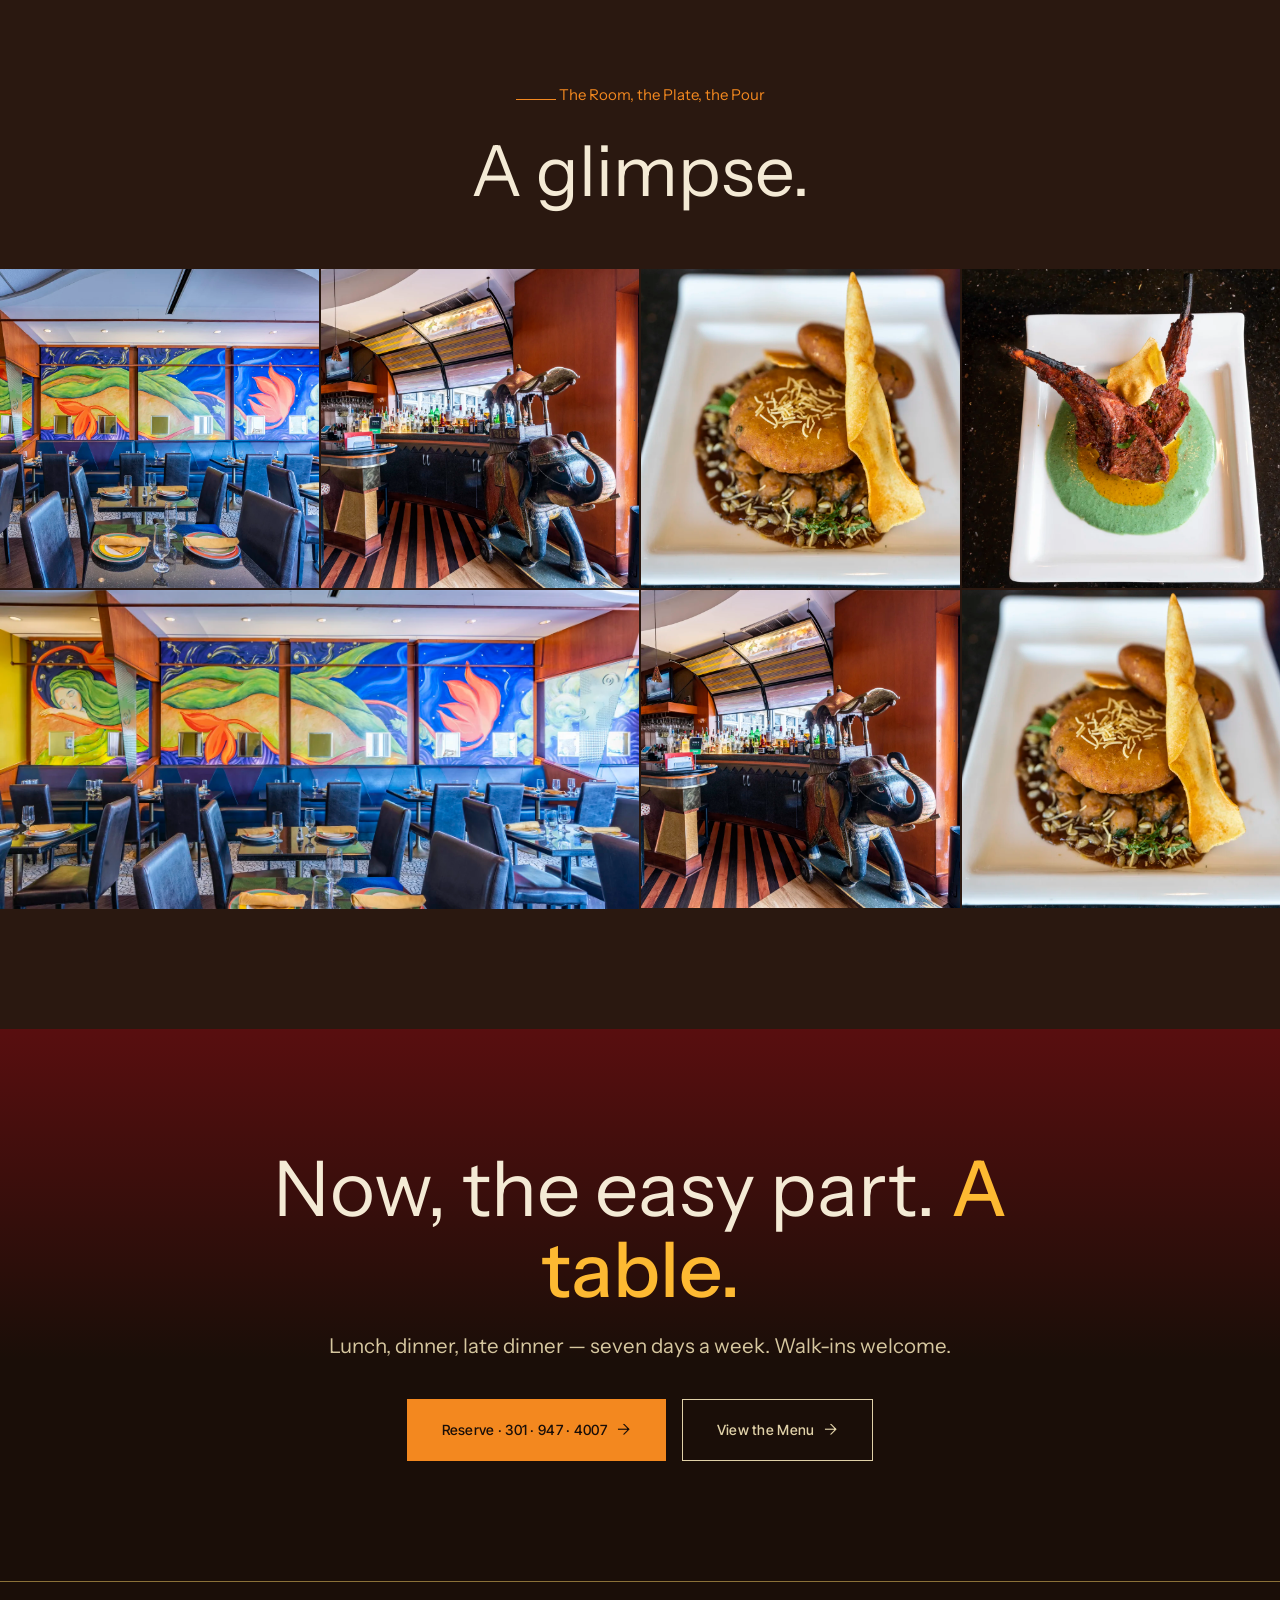
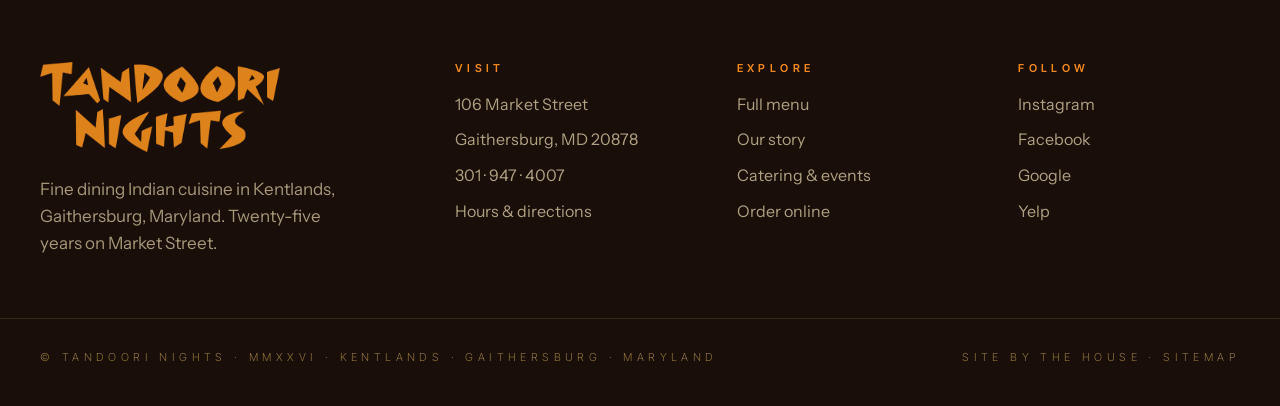
<file: about.html>
<!DOCTYPE html>
<html lang="en">
<head>
<meta charset="UTF-8" />
<meta name="viewport" content="width=device-width, initial-scale=1.0" />
<meta name="theme-color" content="#B5121B" />

<title>Our Story — Tandoori Nights | Fine Dining Indian Restaurant in Kentlands, Gaithersburg MD</title>
<meta name="description" content="The story of Tandoori Nights — twenty-five years of fine dining Indian cuisine in Kentlands, Gaithersburg, Maryland. Authentic clay tandoors, in-house ground spices, less oil, all-natural ingredients, halal-certified. Maryland's most-loved Indian restaurant." />
<meta name="keywords" content="tandoori nights story, fine dining indian gaithersburg, indian restaurant kentlands history, authentic tandoor restaurant maryland, halal indian restaurant gaithersburg, indian fine dining montgomery county" />
<meta name="robots" content="index, follow, max-image-preview:large" />
<link rel="canonical" href="https://tandoorinightsmd.com/about.html" />

<meta property="og:type" content="article" />
<meta property="og:title" content="Our Story — Tandoori Nights" />
<meta property="og:description" content="Twenty-five years of fine dining Indian cuisine in Kentlands, Gaithersburg." />
<meta property="og:url" content="https://tandoorinightsmd.com/about.html" />
<meta property="og:image" content="https://tandoorinightsmd.com/extracted/photos/hero.jpg" />

<link rel="icon" type="image/png" href="extracted/assets/logo-saffron.png" />
<link rel="preconnect" href="https://fonts.googleapis.com" />
<link rel="preconnect" href="https://fonts.gstatic.com" crossorigin />
<link href="https://fonts.googleapis.com/css2?family=Instrument+Serif:ital@0;1&family=Instrument+Sans:wght@400;500;600&family=Inter+Tight:wght@300;400;500;600;700&display=swap" rel="stylesheet" />
<link rel="stylesheet" href="styles.css" />

<script type="application/ld+json">
{
  "@context": "https://schema.org",
  "@type": "AboutPage",
  "name": "About Tandoori Nights",
  "url": "https://tandoorinightsmd.com/about.html",
  "mainEntity": { "@id": "https://tandoorinightsmd.com/#restaurant" },
  "breadcrumb": {
    "@type": "BreadcrumbList",
    "itemListElement": [
      { "@type": "ListItem", "position": 1, "name": "Home", "item": "https://tandoorinightsmd.com/" },
      { "@type": "ListItem", "position": 2, "name": "Our Story", "item": "https://tandoorinightsmd.com/about.html" }
    ]
  }
}
</script>
</head>
<body>

<nav class="nav-min scrolled" id="nav">
  <div class="left">
    <a href="index.html" class="mark" aria-label="Tandoori Nights, home">
      <img src="extracted/assets/logo-saffron.png" alt="Tandoori Nights" />
    </a>
    <a href="index.html" class="lnk">Home</a>
    <a href="menu.html" class="lnk">Menu</a>
    <a href="about.html" class="lnk active">Story</a>
    <a href="catering.html" class="lnk">Catering</a>
    <a href="visit.html" class="lnk">Visit</a>
  </div>
  <div class="right">
    <a href="tel:+13019474007" class="tel">301.947.4007</a>
    <a href="https://www.toasttab.com/tandoori-nights-106-market-street/v3" class="reserve" rel="noopener">Order Online</a>
  </div>
</nav>

<header class="page-header with-photo" style="background-image: url('extracted/photos/food2.jpg');">
  <div class="page-header-inner">
    <div class="hero-eyebrow">Chapter Three</div>
    <h1>Our <em>Story.</em></h1>
    <p class="lede">A clay tandoor and twenty-five years of dinners in Kentlands.</p>
  </div>
</header>

<!-- Manifesto -->
<section class="bg-ink">
  <div class="narrow" style="text-align: center;">
    <p class="editorial" style="font-size: clamp(28px, 3.2vw, 44px); color: var(--cream-pale); line-height: 1.3; max-width: 880px; margin: 0 auto;">
      We opened in <span style="color: var(--saffron);">2002</span> with a single conviction — that fine dining Indian cuisine was a category waiting to be built in Maryland. A quarter century later, the dining room still fills six nights a week, and the kitchen still grinds its garam masala by hand each morning.
    </p>
    <div class="section-divider-ornament" style="margin-top: 80px;">
      <span class="glyph">·</span>
    </div>
  </div>
</section>

<!-- CINEMATIC PHOTO BAND -->
<section class="photo-band tint-deep" style="background-image: url('extracted/photos/hero.jpg');">
  <div class="inner">
    <div class="eyebrow-on-dark">The Room</div>
    <h2>Built for an evening, <em>not a takeout window.</em></h2>
    <p class="kicker">Linen on the table. Stemware. Hand-carved screens. A 24-seat private room with its own service door.</p>
  </div>
</section>

<!-- Editorial -->
<section class="bg-ink">
  <div class="container">
    <div class="editorial-block">
      <div class="editorial-image" style="background-image: url('extracted/photos/hero.jpg');"></div>
      <div class="editorial-text">
        <div class="section-label">The Room</div>
        <h2 class="section-title" style="font-size: clamp(36px, 4.5vw, 56px);">Fine dining, <em>by design.</em></h2>
        <p class="body-text">When the floor plan for 106 Market Street was drawn, it was drawn as a <em>restaurant</em> — not as a counter that happens to have chairs. Linen on the table. Stemware on the bar. Hand-carved screens shipped from Jaipur. A mural inspired by an Indian love poem along the south wall. A 24-seat private room with its own service door.</p>
        <p class="body-text">In a category dominated by buffets and banquet halls, that was — and is — a deliberate choice. Tandoori Nights is a fine dining restaurant. Take your time. Order another bottle.</p>
        <div class="pull-quote">"There are eighty Indian restaurants in Montgomery County. There is one fine dining Indian restaurant. That is by design."</div>
      </div>
    </div>

    <div class="editorial-block">
      <div class="editorial-image" style="background-image: url('extracted/photos/food2.jpg');"></div>
      <div class="editorial-text">
        <div class="section-label">The Kitchen</div>
        <h2 class="section-title" style="font-size: clamp(36px, 4.5vw, 56px);">A clay tandoor. <em>Daily-ground spices.</em></h2>
        <p class="body-text">Every spice on the line is whole when it arrives. Cardamom is cracked the morning of service. Cumin is dry-roasted, cooled, and milled. Coriander is hand-toasted. Our garam masala, our tandoori masala, our chaat masala — all blended in-house. <strong>Nothing comes from a jar.</strong></p>
        <p class="body-text">The tandoor itself is a traditional clay vessel — the kind sunk into the ground in the Indus Valley two thousand years ago. Lined annually. Tended throughout service. There is no shortcut to a 900-degree wall of radiant heat, and we are not interested in finding one.</p>
        <p class="body-text">It is slower. It is more demanding. It is the only way the food tastes the way it does.</p>
      </div>
    </div>

    <div class="editorial-block">
      <div class="editorial-image" style="background-image: url('extracted/photos/food3.jpg');"></div>
      <div class="editorial-text">
        <div class="section-label">The Pantry</div>
        <h2 class="section-title" style="font-size: clamp(36px, 4.5vw, 56px);">Less oil. <em>All natural. Halal.</em></h2>
        <p class="body-text">Indian food has a reputation in this country for being heavy. It is not — at least not when it is cooked the way it is meant to be cooked. We use markedly less oil than the conventional curry house. We do not finish with industrial cream. We do not use food coloring. <strong>All meat in our kitchen is halal-certified.</strong> Our paneer is made in-house, twice weekly. Vegetables are whole on arrival.</p>
        <p class="body-text">A lot of guests tell us they sleep better after eating here. We are not surprised.</p>
      </div>
    </div>
  </div>
</section>

<!-- Cinematic photo split -->
<section class="photo-split">
  <div class="panel" style="background-image: url('extracted/photos/food1.jpg');">
    <div class="label">
      <div class="detail-label">Indian Street Food</div>
      <h3>Pani Puri, served at the table.</h3>
    </div>
  </div>
  <div class="panel" style="background-image: url('extracted/photos/food3.jpg');">
    <div class="label">
      <div class="detail-label">From the Tandoor</div>
      <h3>Lamb chops, marinated overnight.</h3>
    </div>
  </div>
</section>

<!-- Quote -->
<section class="quote-section">
  <div class="content">
    <div class="quote-stars">★ ★ ★ ★ ★</div>
    <blockquote class="quote-text">
      "Tandoori Nights is the rare Indian restaurant where the room, the service, and the food are all working at the same level. The most polished Indian dining experience in the DC metro."
    </blockquote>
    <div class="quote-attr">A Recent Guest · Verified Diner</div>
  </div>
</section>

<!-- Timeline -->
<section class="bg-ink">
  <div class="content">
    <div class="section-label">A Quarter Century</div>
    <h2 class="section-title">A timeline.</h2>

    <div style="margin-top: 60px; display: grid; grid-template-columns: 1fr; gap: 0; max-width: 880px;">
      <div style="display: grid; grid-template-columns: 100px 1fr; gap: 40px; padding: 28px 0; border-top: 1px solid rgba(245,184,65,0.3);">
        <div style="font-family: 'EB Garamond', serif;  font-size: 36px; color: var(--saffron); font-weight: 500;">2002</div>
        <div>
          <h3 style="font-family: 'EB Garamond', serif; font-size: 22px; color: var(--bone); margin-bottom: 8px; font-weight: 500;">The doors open at 106 Market Street.</h3>
          <p style="color: var(--cream-pale); opacity: 0.8;">The clay tandoor is fired for the first time in Kentlands.</p>
        </div>
      </div>
      <div style="display: grid; grid-template-columns: 100px 1fr; gap: 40px; padding: 28px 0; border-top: 1px solid rgba(245,184,65,0.3);">
        <div style="font-family: 'EB Garamond', serif;  font-size: 36px; color: var(--saffron); font-weight: 500;">2008</div>
        <div>
          <h3 style="font-family: 'EB Garamond', serif; font-size: 22px; color: var(--bone); margin-bottom: 8px; font-weight: 500;">Catering reaches one hundred events a year.</h3>
          <p style="color: var(--cream-pale); opacity: 0.8;">Weddings, board dinners, and Diwali parties across Montgomery County.</p>
        </div>
      </div>
      <div style="display: grid; grid-template-columns: 100px 1fr; gap: 40px; padding: 28px 0; border-top: 1px solid rgba(245,184,65,0.3);">
        <div style="font-family: 'EB Garamond', serif;  font-size: 36px; color: var(--saffron); font-weight: 500;">2014</div>
        <div>
          <h3 style="font-family: 'EB Garamond', serif; font-size: 22px; color: var(--bone); margin-bottom: 8px; font-weight: 500;">The private dining room opens.</h3>
          <p style="color: var(--cream-pale); opacity: 0.8;">Twenty-four seats with their own service door, used for rehearsal dinners and corporate evenings.</p>
        </div>
      </div>
      <div style="display: grid; grid-template-columns: 100px 1fr; gap: 40px; padding: 28px 0; border-top: 1px solid rgba(245,184,65,0.3);">
        <div style="font-family: 'EB Garamond', serif;  font-size: 36px; color: var(--saffron); font-weight: 500;">2020</div>
        <div>
          <h3 style="font-family: 'EB Garamond', serif; font-size: 22px; color: var(--bone); margin-bottom: 8px; font-weight: 500;">Online ordering launches.</h3>
          <p style="color: var(--cream-pale); opacity: 0.8;">Direct pickup and delivery on Toast — and the dining room never closed.</p>
        </div>
      </div>
      <div style="display: grid; grid-template-columns: 100px 1fr; gap: 40px; padding: 28px 0; border-top: 1px solid rgba(245,184,65,0.3); border-bottom: 1px solid rgba(245,184,65,0.3);">
        <div style="font-family: 'EB Garamond', serif;  font-size: 36px; color: var(--saffron); font-weight: 500;">Today</div>
        <div>
          <h3 style="font-family: 'EB Garamond', serif; font-size: 22px; color: var(--bone); margin-bottom: 8px; font-weight: 500;">Twenty-five years in. Same kitchen.</h3>
          <p style="color: var(--cream-pale); opacity: 0.8;">Same standard, same daily-ground spices, same clay tandoor. Open seven days — lunch, dinner, late.</p>
        </div>
      </div>
    </div>
  </div>
</section>

<!-- Big photo band -->
<section class="photo-band tint-red" style="background-image: url('extracted/photos/food2.jpg');">
  <div class="inner">
    <div class="eyebrow-on-dark">Twenty-five years on</div>
    <h2>Same kitchen. <em>Same standard.</em></h2>
    <p class="kicker">In a category that turns over every four years, we are still here — and still grinding cumin by hand each morning.</p>
  </div>
</section>

<!-- Gallery -->
<section class="bg-ink-soft" style="padding-top: 100px;">
  <div class="content" style="text-align: center; margin-bottom: 60px;">
    <div class="section-label" style="justify-content: center;">
      <span style="background: var(--saffron); height: 1px; width: 40px; display: inline-block;"></span>
      The Room, the Plate, the Pour
    </div>
    <h2 class="section-title">A glimpse.</h2>
  </div>
  <div class="gallery">
    <div class="tile" style="background-image: url('extracted/photos/hero.jpg');" data-label="Dining Room"></div>
    <div class="tile" style="background-image: url('extracted/photos/food1.jpg');" data-label="Pani Puri"></div>
    <div class="tile" style="background-image: url('extracted/photos/food2.jpg');" data-label="From the Tandoor"></div>
    <div class="tile" style="background-image: url('extracted/photos/food3.jpg');" data-label="Lamb Chops"></div>
    <div class="tile wide" style="background-image: url('extracted/photos/hero.jpg');" data-label="Bar"></div>
    <div class="tile" style="background-image: url('extracted/photos/food1.jpg');" data-label="Plated"></div>
    <div class="tile" style="background-image: url('extracted/photos/food2.jpg');" data-label="Tandoori Chicken"></div>
  </div>
</section>

<!-- CTA -->
<section class="photo-band tint-red" style="background-image: url('extracted/photos/food3.jpg'); min-height: 60vh;">
  <div class="inner">
    <h2>Now, the easy part. <em>A table.</em></h2>
    <p class="kicker">Lunch, dinner, late dinner — seven days a week. Walk-ins welcome.</p>
    <div style="display: flex; gap: 16px; justify-content: center; flex-wrap: wrap; margin-top: 36px;">
      <a href="tel:+13019474007" class="btn btn-saffron btn-large btn-arrow">Reserve · 301 · 947 · 4007</a>
      <a href="menu.html" class="btn btn-outline-cream btn-large btn-arrow">View the Menu</a>
    </div>
  </div>
</section>

<footer class="site-footer">
  <div class="footer-grid">
    <div class="footer-brand">
      <img src="extracted/assets/logo-saffron.png" alt="Tandoori Nights logo" />
      <p>Fine dining Indian cuisine in Kentlands, Gaithersburg, Maryland. Twenty-five years on Market Street.</p>
    </div>
    <div class="footer-col">
      <h4>Visit</h4>
      <ul>
        <li><a href="https://www.google.com/maps?q=106+Market+St,+Gaithersburg,+MD+20878">106 Market Street</a></li>
        <li><a href="https://www.google.com/maps?q=106+Market+St,+Gaithersburg,+MD+20878">Gaithersburg, MD 20878</a></li>
        <li><a href="tel:+13019474007">301 · 947 · 4007</a></li>
        <li><a href="visit.html">Hours &amp; directions</a></li>
      </ul>
    </div>
    <div class="footer-col">
      <h4>Explore</h4>
      <ul>
        <li><a href="menu.html">Full menu</a></li>
        <li><a href="about.html">Our story</a></li>
        <li><a href="catering.html">Catering &amp; events</a></li>
        <li><a href="https://www.toasttab.com/tandoori-nights-106-market-street/v3">Order online</a></li>
      </ul>
    </div>
    <div class="footer-col">
      <h4>Follow</h4>
      <ul>
        <li><a href="https://www.instagram.com/tandoorinightsmd">Instagram</a></li>
        <li><a href="https://www.facebook.com/tandoorinights">Facebook</a></li>
        <li><a href="https://www.google.com/search?q=Tandoori+Nights+Gaithersburg">Google</a></li>
        <li><a href="https://www.yelp.com/biz/tandoori-nights-gaithersburg">Yelp</a></li>
      </ul>
    </div>
  </div>
  <div class="footer-bottom">
    <div>© Tandoori Nights · MMXXVI · Kentlands · Gaithersburg · Maryland</div>
    <div>Site by the house · <a href="sitemap.xml">Sitemap</a></div>
  </div>
</footer>

<script>
  const nav = document.getElementById('nav');
  window.addEventListener('scroll', () => {
    nav.classList.toggle('scrolled', window.scrollY > 60);
  }, { passive: true });
</script>

</body>
</html>
</file>
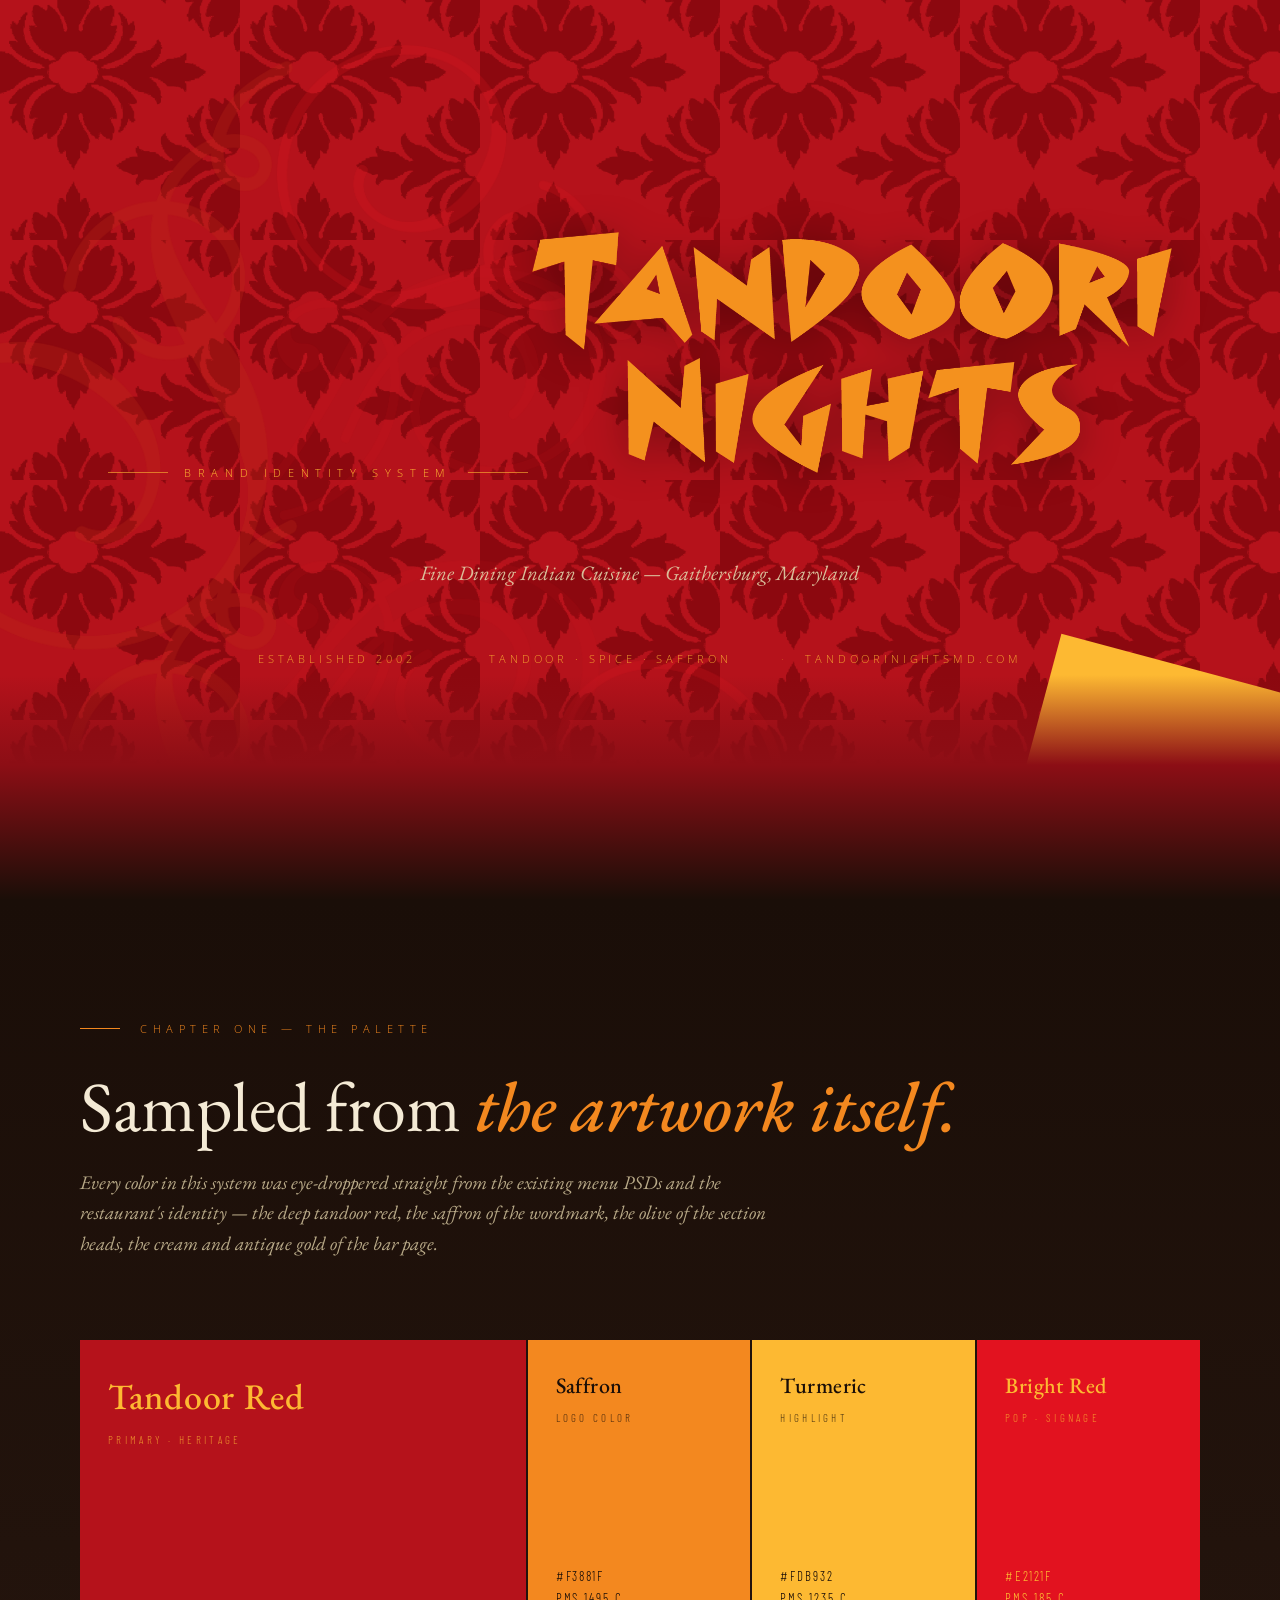
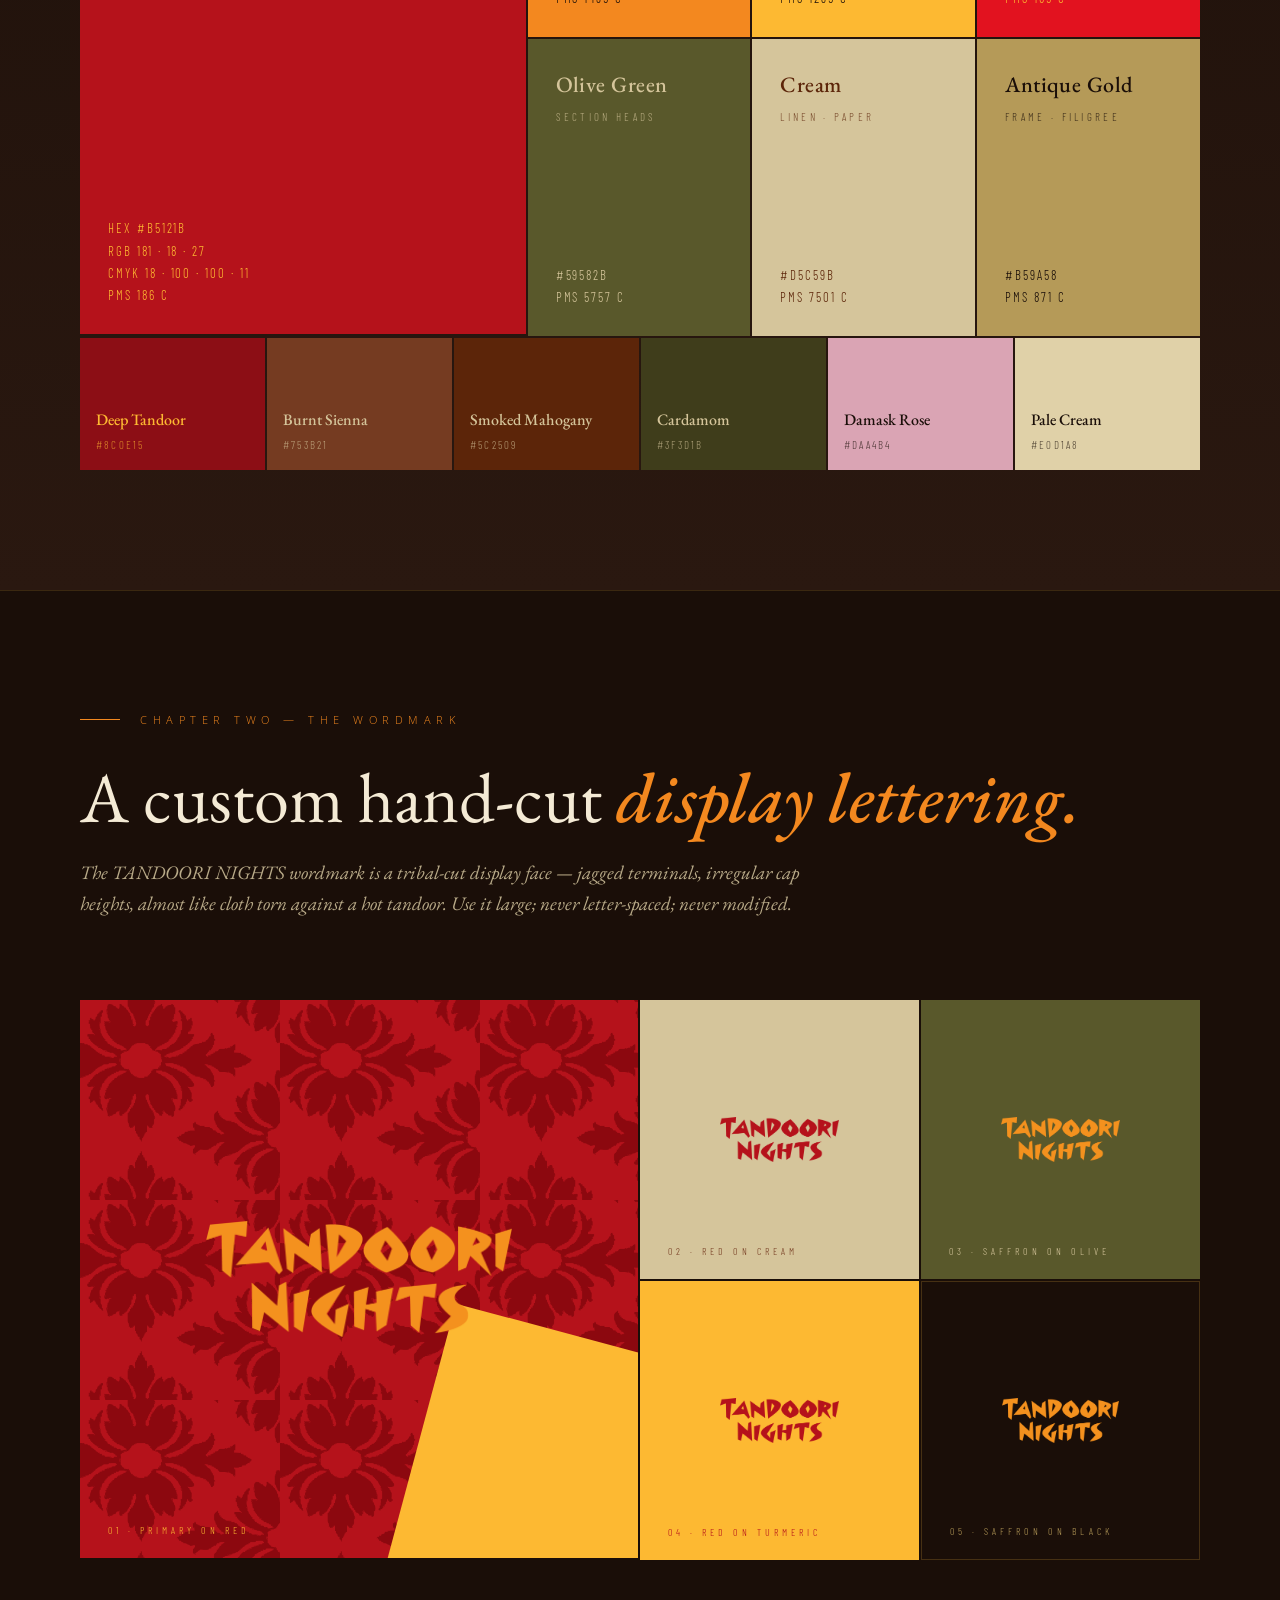
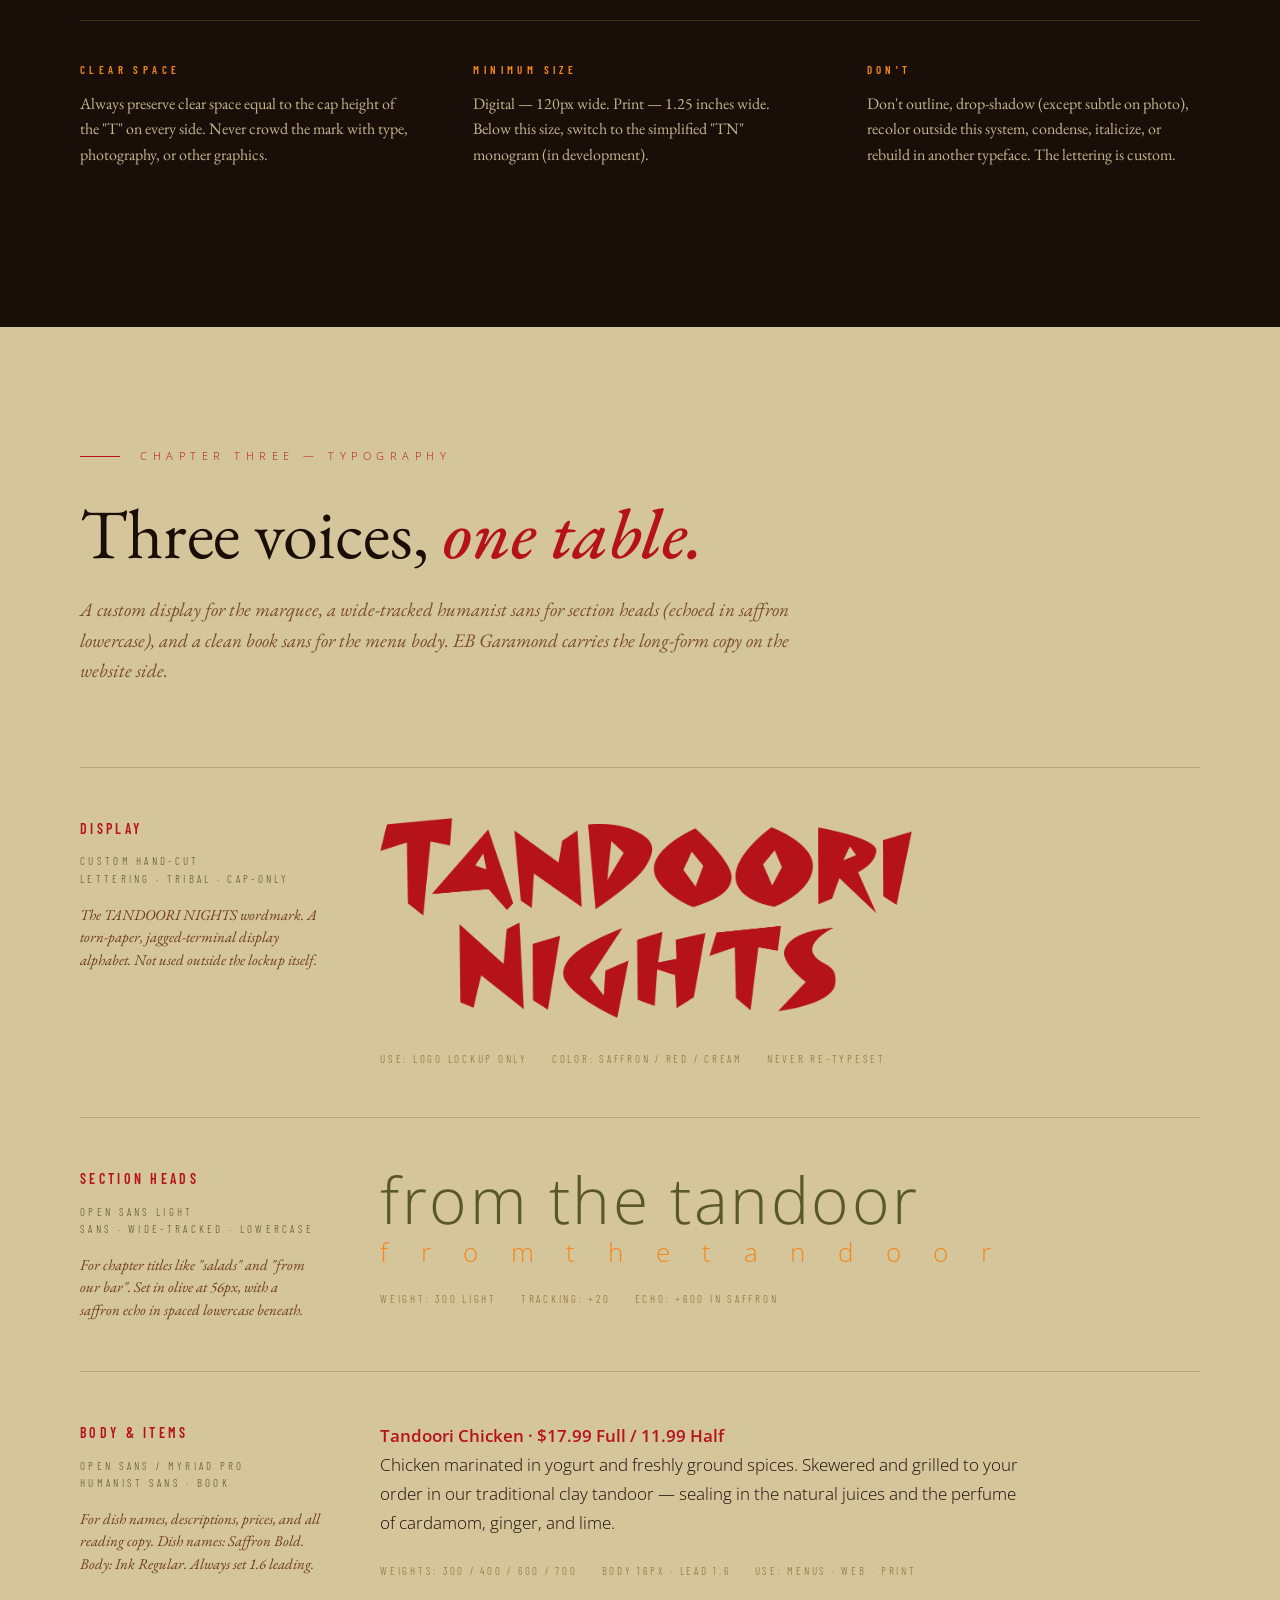
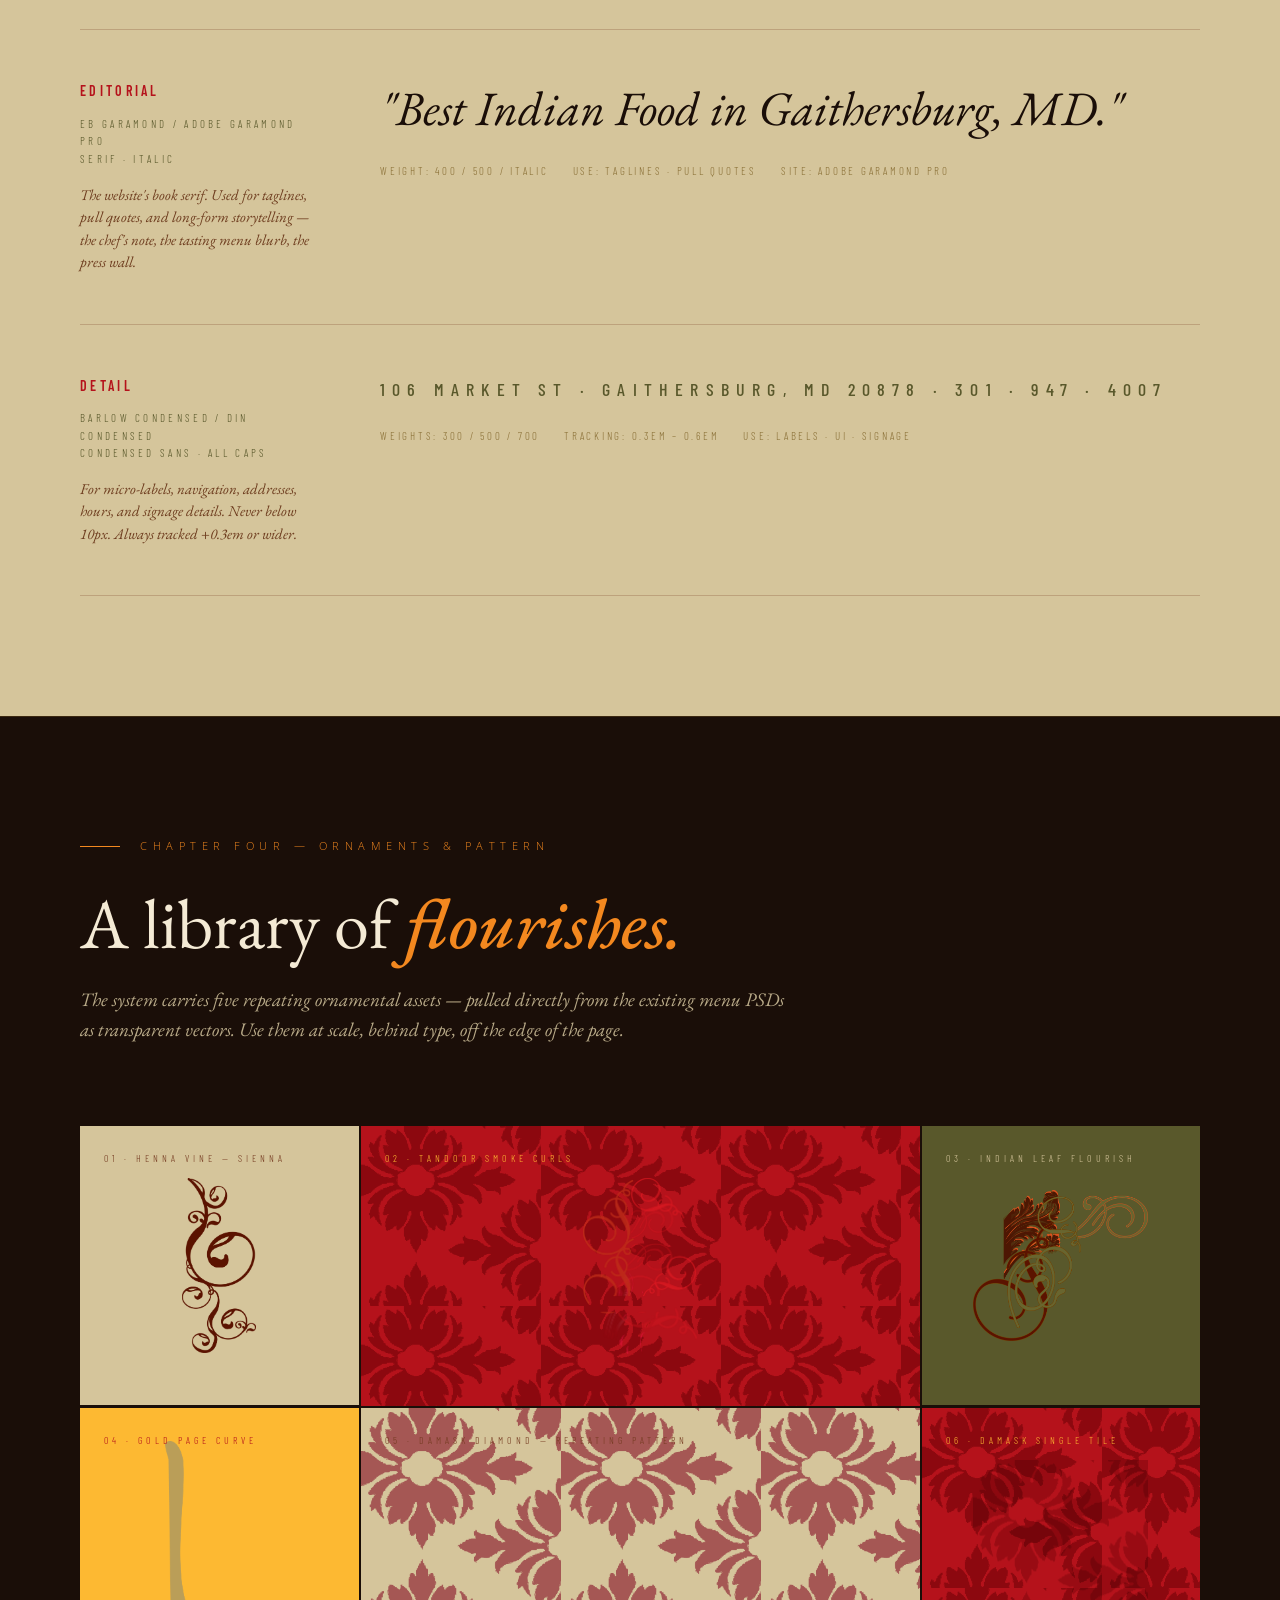
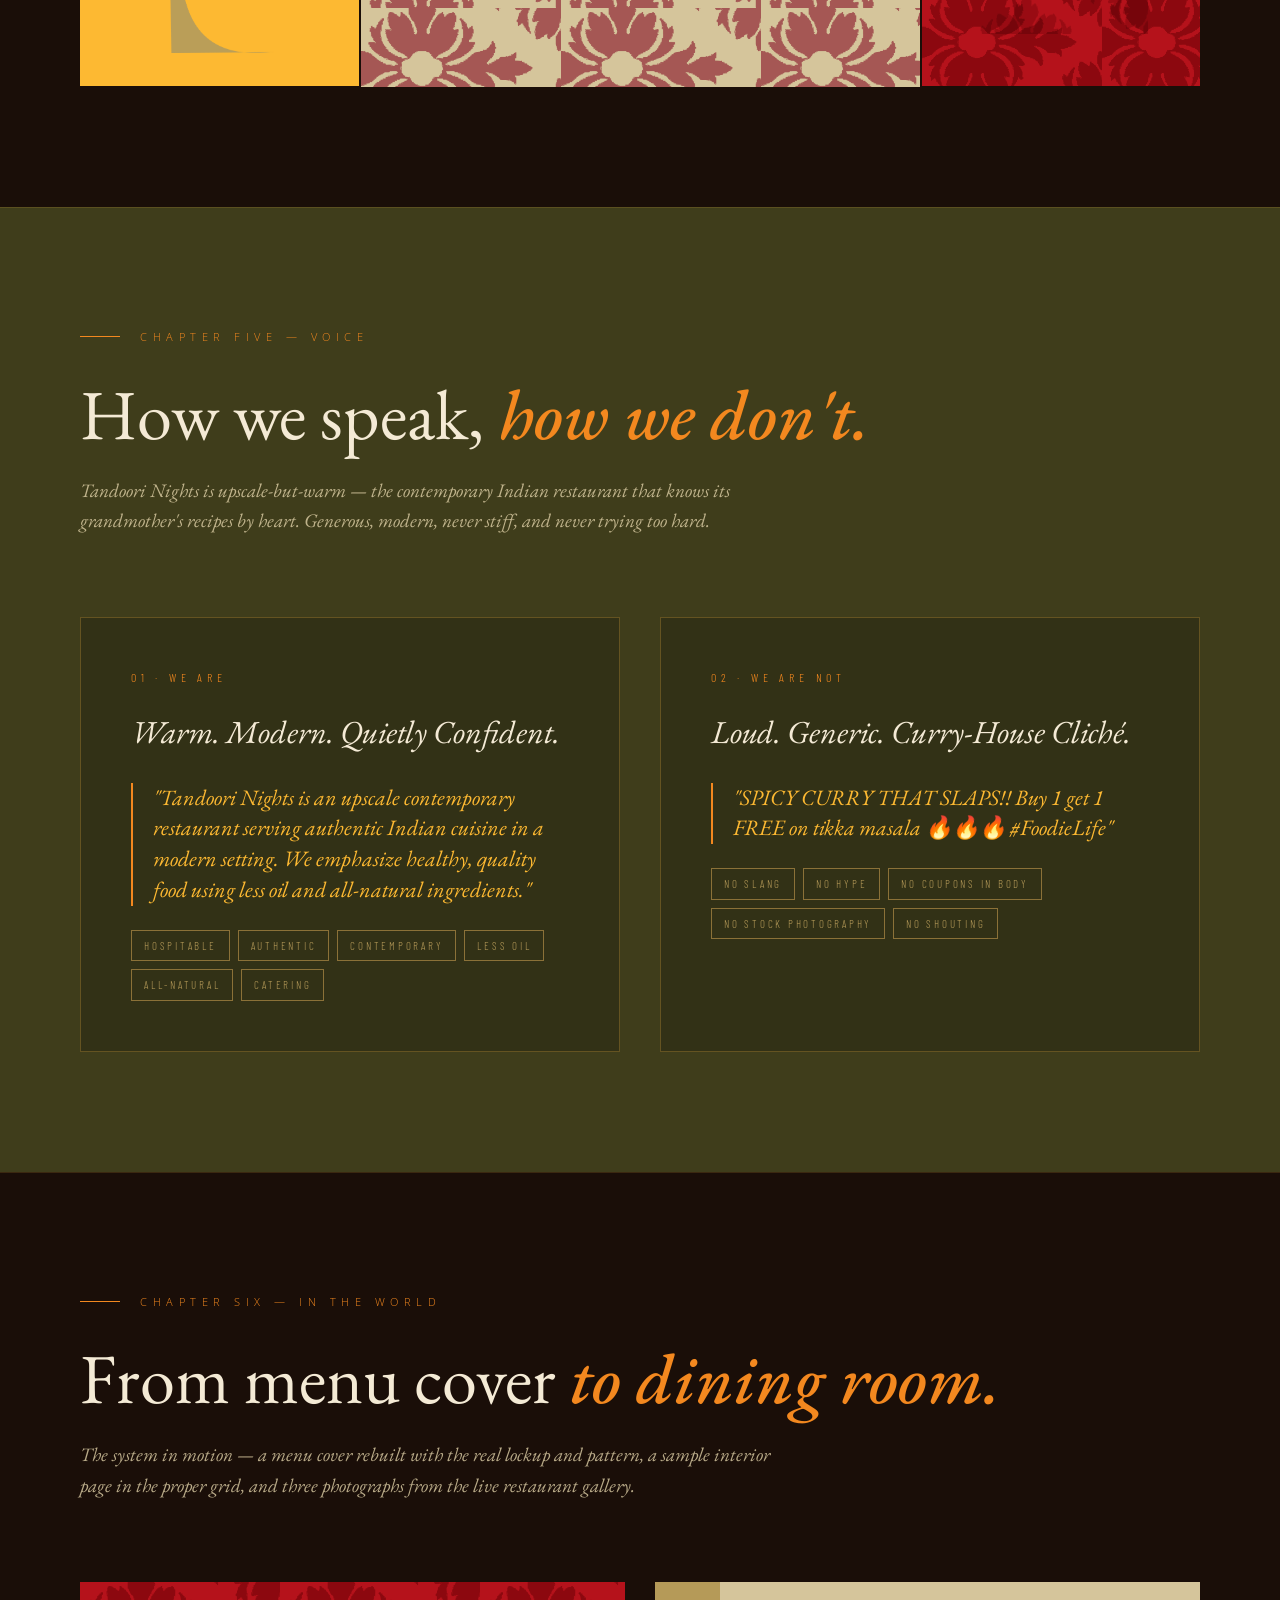
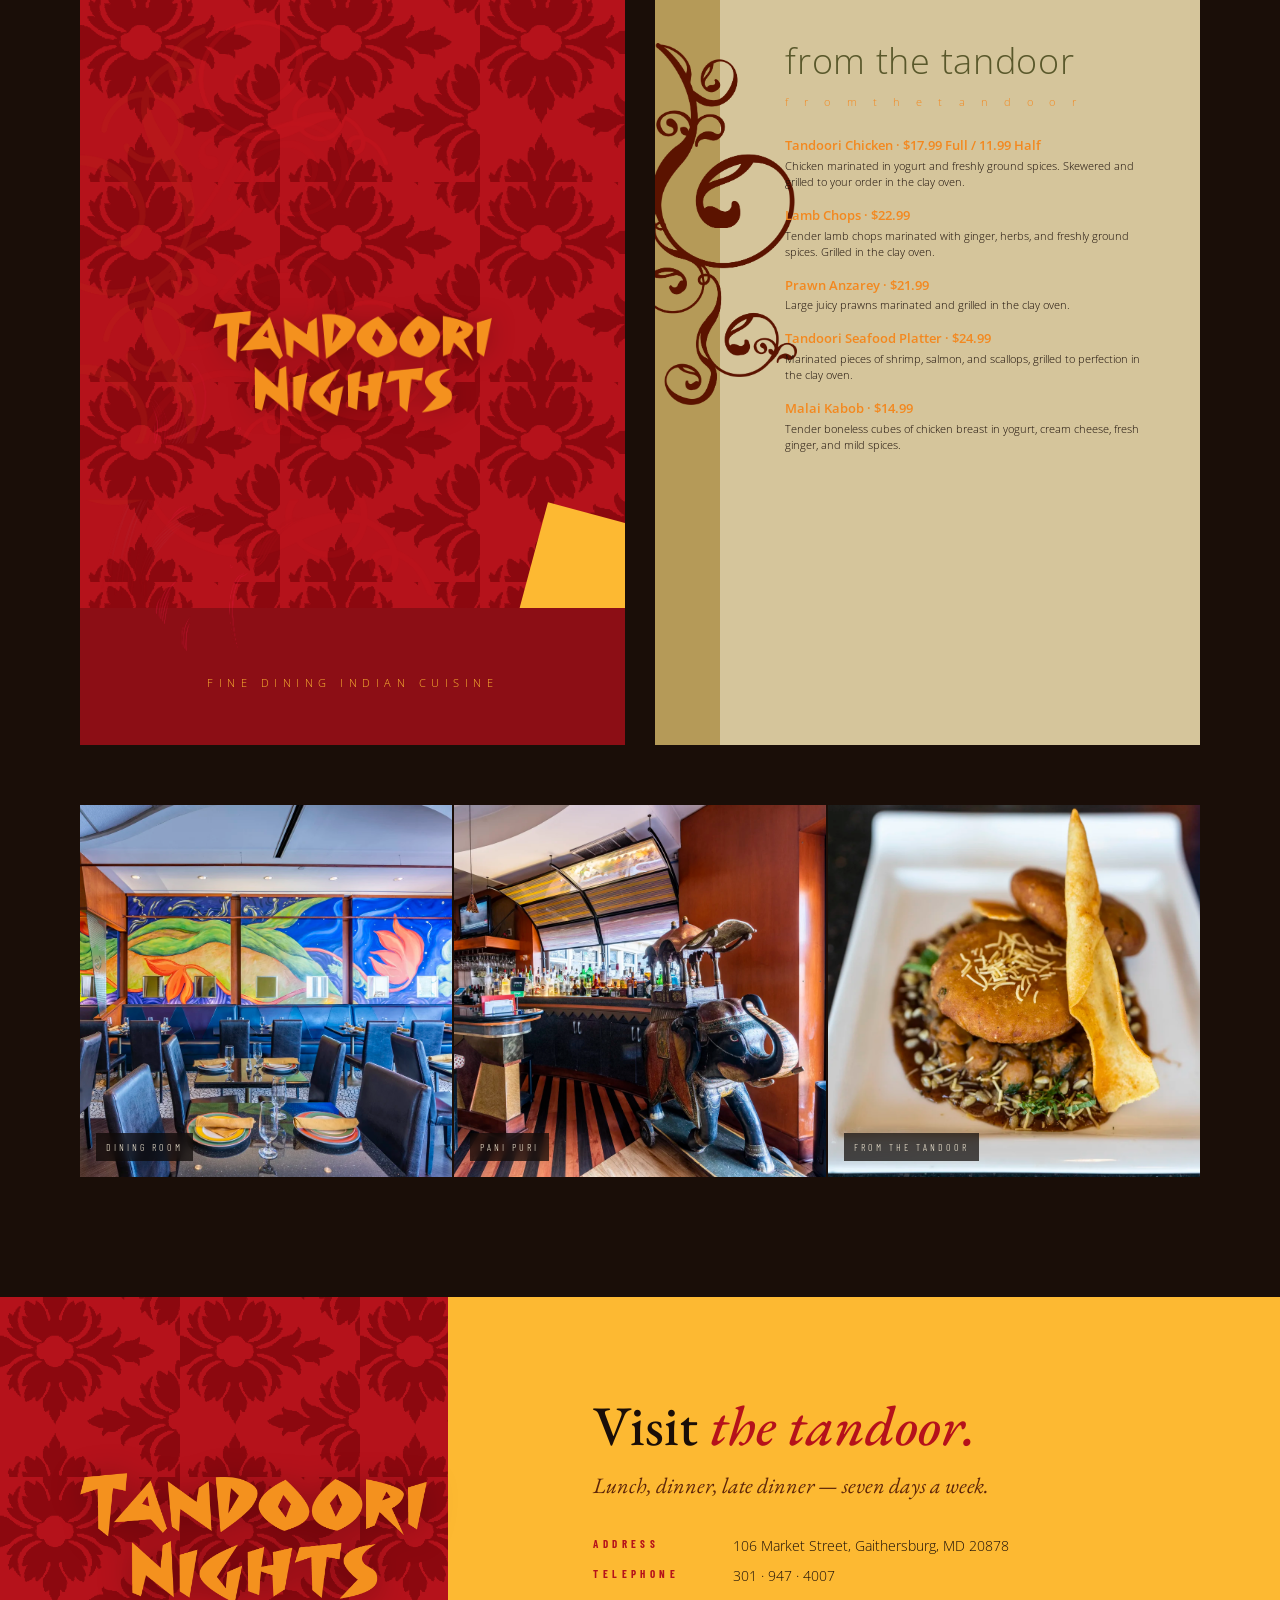
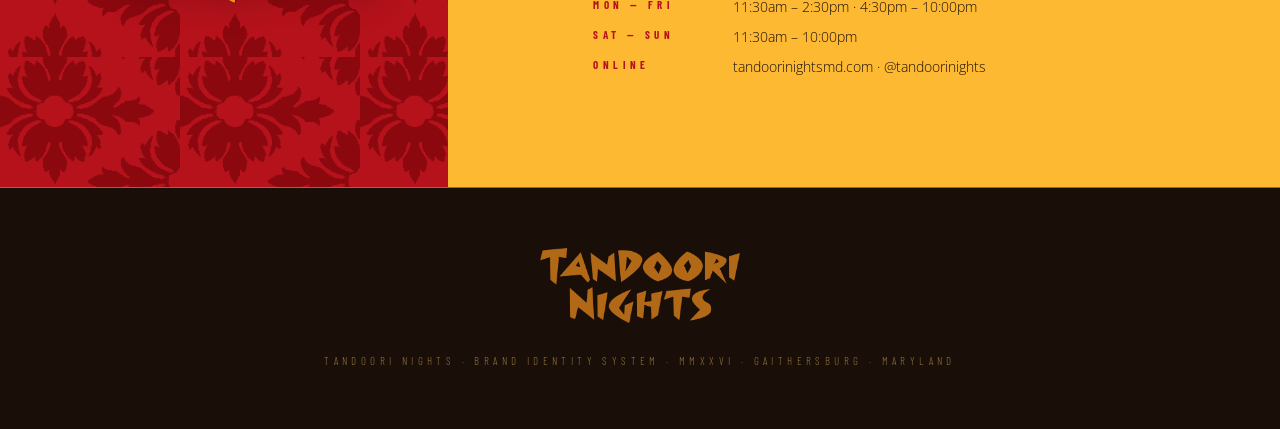
<file: brand-kit.html>
<!DOCTYPE html>
<html lang="en">
<head>
<meta charset="UTF-8" />
<meta name="viewport" content="width=device-width, initial-scale=1.0" />
<title>Tandoori Nights — Brand Identity System</title>
<link rel="preconnect" href="https://fonts.googleapis.com" />
<link rel="preconnect" href="https://fonts.gstatic.com" crossorigin />
<link href="https://fonts.googleapis.com/css2?family=EB+Garamond:ital,wght@0,400;0,500;0,600;1,400&family=Barlow+Condensed:wght@300;400;500;600;700&family=Open+Sans:wght@300;400;500;600;700&display=swap" rel="stylesheet" />
<style>
  :root {
    --tandoor-red: #B5121B;
    --tandoor-red-deep: #8C0E15;
    --bright-red: #E2121F;
    --saffron: #F3881F;
    --turmeric: #FDB932;
    --turmeric-pale: #FFC228;
    --olive: #59582B;
    --olive-deep: #3F3D1B;
    --cream: #D5C59B;
    --cream-pale: #E0D1A8;
    --gold: #B59A58;
    --gold-deep: #8B7138;
    --sienna: #753B21;
    --sienna-deep: #5C2509;
    --damask: #DAA4B4;
    --bone: #F4EAD5;
    --ink: #1A0E08;
  }

  * { margin: 0; padding: 0; box-sizing: border-box; }
  html { scroll-behavior: smooth; }

  body {
    background: var(--ink);
    color: var(--bone);
    font-family: 'Open Sans', sans-serif;
    font-weight: 300;
    line-height: 1.6;
    overflow-x: hidden;
  }

  /* ─────────── HERO ─────────── */
  .hero {
    min-height: 100vh;
    position: relative;
    background: var(--tandoor-red);
    background-image: url('extracted/assets/pattern-damask-tile.png');
    background-size: 240px 240px;
    background-blend-mode: multiply;
    overflow: hidden;
    display: flex;
    flex-direction: column;
    justify-content: center;
    align-items: center;
    padding: 80px 40px;
    text-align: center;
  }

  .hero::before {
    content: "";
    position: absolute;
    bottom: -2%; right: -2%;
    width: 22%;
    height: 28%;
    background: var(--turmeric);
    transform: rotate(15deg);
    z-index: 0;
  }
  .hero::after {
    content: "";
    position: absolute;
    bottom: 0; left: 0;
    width: 100%; height: 25%;
    background: linear-gradient(180deg, transparent, var(--tandoor-red-deep) 40%, var(--ink));
    z-index: 1;
  }

  .hero-redswirl {
    position: absolute;
    left: -8%;
    top: 5%;
    width: 70%;
    opacity: 0.35;
    z-index: 0;
  }

  .hero-inner {
    position: relative;
    z-index: 2;
    max-width: 1100px;
  }

  .hero-eyebrow {
    font-family: 'Open Sans', sans-serif;
    font-weight: 300;
    font-size: 11px;
    letter-spacing: 0.6em;
    text-transform: uppercase;
    color: var(--turmeric);
    margin-bottom: 40px;
    display: inline-flex;
    align-items: center;
    gap: 16px;
  }
  .hero-eyebrow::before, .hero-eyebrow::after {
    content: ""; width: 60px; height: 1px; background: var(--turmeric); opacity: 0.6;
  }

  .hero-logo {
    width: clamp(280px, 50vw, 760px);
    height: auto;
    filter: drop-shadow(0 4px 20px rgba(0,0,0,0.3));
  }

  .hero-tag {
    font-family: 'EB Garamond', serif;
    font-style: italic;
    font-size: clamp(18px, 1.6vw, 26px);
    color: var(--cream-pale);
    margin-top: 36px;
    opacity: 0.9;
  }

  .hero-meta {
    display: flex;
    gap: 50px;
    margin-top: 60px;
    font-family: 'Open Sans', sans-serif;
    font-size: 11px;
    letter-spacing: 0.35em;
    text-transform: uppercase;
    color: var(--turmeric);
    flex-wrap: wrap;
    justify-content: center;
  }
  .hero-meta span { opacity: 0.85; }
  .hero-meta span + span::before { content: "  ·  "; color: var(--turmeric); margin-right: 10px; opacity: 0.5; }

  /* ─────────── SECTIONS ─────────── */
  section {
    padding: 120px 80px;
    position: relative;
  }

  .section-label {
    display: flex;
    align-items: center;
    gap: 20px;
    font-family: 'Open Sans', sans-serif;
    font-size: 11px;
    letter-spacing: 0.5em;
    text-transform: uppercase;
    color: var(--saffron);
    margin-bottom: 32px;
  }
  .section-label::before {
    content: ""; width: 40px; height: 1px; background: var(--saffron);
  }

  .section-title {
    font-family: 'EB Garamond', serif;
    font-size: clamp(40px, 5.5vw, 72px);
    font-weight: 400;
    letter-spacing: 0;
    line-height: 1.05;
    margin-bottom: 24px;
  }
  .section-title em { color: var(--saffron); font-style: italic; font-weight: 500; }

  .section-lede {
    font-family: 'EB Garamond', serif;
    font-style: italic;
    font-size: clamp(18px, 1.5vw, 24px);
    color: var(--cream-pale);
    opacity: 0.8;
    max-width: 720px;
    margin-bottom: 80px;
  }

  /* ─────────── PALETTE ─────────── */
  .palette-section {
    background: linear-gradient(180deg, var(--ink) 0%, #2a1810 100%);
  }

  .palette-grid {
    display: grid;
    grid-template-columns: 2fr 1fr 1fr 1fr;
    gap: 2px;
    margin-bottom: 2px;
  }

  .swatch {
    aspect-ratio: 3/4;
    padding: 28px;
    display: flex;
    flex-direction: column;
    justify-content: space-between;
    transition: transform 0.4s ease;
    position: relative;
    overflow: hidden;
  }
  .swatch:hover { transform: translateY(-4px); }

  .swatch-large { grid-row: span 2; aspect-ratio: 3/4; }

  .swatch-name {
    font-family: 'EB Garamond', serif;
    font-size: 22px;
    font-weight: 500;
    letter-spacing: 0.02em;
  }
  .swatch-large .swatch-name { font-size: 36px; }

  .swatch-meta {
    font-family: 'Barlow Condensed', sans-serif;
    font-size: 11px;
    letter-spacing: 0.3em;
    text-transform: uppercase;
    margin-top: 6px;
    opacity: 0.75;
  }

  .swatch-codes {
    font-family: 'Barlow Condensed', sans-serif;
    font-size: 13px;
    letter-spacing: 0.15em;
    line-height: 1.7;
    text-transform: uppercase;
  }

  .palette-secondary {
    display: grid;
    grid-template-columns: repeat(6, 1fr);
    gap: 2px;
    margin-top: 2px;
  }
  .swatch-sm {
    aspect-ratio: 1.4;
    padding: 16px;
    display: flex;
    flex-direction: column;
    justify-content: flex-end;
  }
  .swatch-sm strong {
    font-family: 'EB Garamond', serif;
    font-size: 16px;
    font-weight: 500;
    display: block;
    margin-bottom: 4px;
  }
  .swatch-sm span {
    font-family: 'Barlow Condensed', sans-serif;
    font-size: 11px;
    letter-spacing: 0.2em;
    text-transform: uppercase;
    opacity: 0.7;
  }

  /* ─────────── LOGO ─────────── */
  .logo-section {
    background: var(--ink);
    border-top: 1px solid rgba(245, 184, 65, 0.15);
  }

  .logo-grid {
    display: grid;
    grid-template-columns: 2fr 1fr 1fr;
    gap: 2px;
    margin-bottom: 60px;
  }

  .logo-card {
    aspect-ratio: 1;
    display: flex;
    align-items: center;
    justify-content: center;
    padding: 60px;
    position: relative;
    overflow: hidden;
  }
  .logo-card.primary {
    grid-row: span 2;
    aspect-ratio: 1;
    background: var(--tandoor-red);
    background-image: url('extracted/assets/pattern-damask-tile.png');
    background-size: 200px 200px;
    background-blend-mode: multiply;
  }
  .logo-card.primary::before {
    content: "";
    position: absolute;
    bottom: -10%; right: -10%;
    width: 50%; height: 50%;
    background: var(--turmeric);
    transform: rotate(15deg);
  }
  .logo-card.cream { background: var(--cream); }
  .logo-card.olive { background: var(--olive); }
  .logo-card.turmeric { background: var(--turmeric); }
  .logo-card.black { background: var(--ink); border: 1px solid rgba(245,184,65,0.2); }

  .logo-card img {
    max-width: 75%;
    max-height: 50%;
    position: relative;
    z-index: 1;
  }
  .logo-card.primary img { max-width: 70%; }

  .logo-caption {
    position: absolute;
    bottom: 20px;
    left: 28px;
    font-family: 'Barlow Condensed', sans-serif;
    font-size: 10px;
    letter-spacing: 0.4em;
    text-transform: uppercase;
    z-index: 2;
  }
  .logo-card.primary .logo-caption { color: var(--turmeric); }
  .logo-card.cream .logo-caption { color: var(--sienna); }
  .logo-card.olive .logo-caption { color: var(--cream); }
  .logo-card.turmeric .logo-caption { color: var(--tandoor-red); }
  .logo-card.black .logo-caption { color: var(--gold); }

  .logo-info {
    display: grid;
    grid-template-columns: repeat(3, 1fr);
    gap: 60px;
    padding: 40px 0;
    border-top: 1px solid rgba(245, 184, 65, 0.2);
  }
  .logo-info > div h4 {
    font-family: 'Barlow Condensed', sans-serif;
    font-size: 11px;
    letter-spacing: 0.4em;
    text-transform: uppercase;
    color: var(--saffron);
    margin-bottom: 12px;
    font-weight: 600;
  }
  .logo-info > div p {
    font-family: 'EB Garamond', serif;
    font-size: 16px;
    color: var(--cream-pale);
    line-height: 1.6;
    opacity: 0.85;
  }

  /* ─────────── TYPOGRAPHY ─────────── */
  .type-section {
    background: var(--cream);
    color: var(--ink);
  }
  .type-section .section-label { color: var(--tandoor-red); }
  .type-section .section-label::before { background: var(--tandoor-red); }
  .type-section .section-title { color: var(--ink); }
  .type-section .section-title em { color: var(--tandoor-red); }
  .type-section .section-lede { color: var(--sienna-deep); opacity: 0.75; }

  .type-block {
    border-top: 1px solid rgba(117, 59, 33, 0.25);
    padding: 50px 0;
    display: grid;
    grid-template-columns: 240px 1fr;
    gap: 60px;
    align-items: start;
  }
  .type-block:last-child { border-bottom: 1px solid rgba(117, 59, 33, 0.25); }

  .type-meta {
    font-family: 'Barlow Condensed', sans-serif;
    font-size: 11px;
    letter-spacing: 0.3em;
    text-transform: uppercase;
    color: var(--olive);
  }
  .type-meta strong {
    display: block;
    color: var(--tandoor-red);
    margin-bottom: 12px;
    font-weight: 600;
    font-size: 14px;
  }
  .type-meta p {
    font-family: 'EB Garamond', serif;
    font-style: italic;
    font-size: 15px;
    letter-spacing: 0;
    text-transform: none;
    color: var(--sienna-deep);
    margin-top: 16px;
    line-height: 1.5;
    opacity: 0.85;
  }

  .type-display {
    text-align: left;
  }
  .type-display img {
    max-width: 100%;
    height: auto;
    max-height: 200px;
  }

  .type-headline-section {
    font-family: 'Open Sans', sans-serif;
    font-size: clamp(40px, 5vw, 72px);
    font-weight: 300;
    letter-spacing: 0.04em;
    line-height: 1;
    color: var(--olive);
  }
  .type-headline-section .echo {
    display: block;
    font-size: 0.4em;
    letter-spacing: 0.5em;
    color: var(--saffron);
    margin-top: 8px;
  }

  .type-body {
    font-family: 'Open Sans', sans-serif;
    font-size: 17px;
    line-height: 1.7;
    color: var(--ink);
    max-width: 640px;
  }
  .type-body strong { color: var(--tandoor-red); font-weight: 600; }

  .type-spec {
    display: flex;
    gap: 24px;
    margin-top: 24px;
    font-family: 'Barlow Condensed', sans-serif;
    font-size: 11px;
    letter-spacing: 0.25em;
    text-transform: uppercase;
    color: var(--gold-deep);
    flex-wrap: wrap;
  }

  /* ─────────── ORNAMENTS ─────────── */
  .ornaments-section {
    background: var(--ink);
    border-top: 1px solid rgba(245, 184, 65, 0.15);
  }

  .ornament-grid {
    display: grid;
    grid-template-columns: repeat(4, 1fr);
    gap: 2px;
  }

  .ornament-card {
    aspect-ratio: 1;
    padding: 30px;
    position: relative;
    display: flex;
    align-items: center;
    justify-content: center;
    overflow: hidden;
  }
  .ornament-card.cream { background: var(--cream); }
  .ornament-card.red {
    background: var(--tandoor-red);
    background-image: url('extracted/assets/pattern-damask-tile.png');
    background-size: 180px 180px;
    background-blend-mode: multiply;
  }
  .ornament-card.olive { background: var(--olive); }
  .ornament-card.turmeric { background: var(--turmeric); }
  .ornament-card.large {
    grid-column: span 2;
    aspect-ratio: 2;
  }

  .ornament-card img {
    max-width: 80%;
    max-height: 80%;
  }

  .ornament-card .label {
    position: absolute;
    top: 24px;
    left: 24px;
    font-family: 'Barlow Condensed', sans-serif;
    font-size: 10px;
    letter-spacing: 0.4em;
    text-transform: uppercase;
  }
  .ornament-card.cream .label { color: var(--sienna); }
  .ornament-card.red .label { color: var(--turmeric); }
  .ornament-card.olive .label { color: var(--cream); }
  .ornament-card.turmeric .label { color: var(--tandoor-red); }

  /* ─────────── VOICE ─────────── */
  .voice-section {
    background: var(--olive-deep);
    border-top: 1px solid rgba(245, 184, 65, 0.15);
  }

  .voice-grid {
    display: grid;
    grid-template-columns: repeat(2, 1fr);
    gap: 40px;
  }

  .voice-card {
    border: 1px solid rgba(245, 184, 65, 0.25);
    padding: 50px;
    position: relative;
    background: rgba(0,0,0,0.2);
  }

  .voice-num {
    font-family: 'Barlow Condensed', sans-serif;
    font-size: 12px;
    letter-spacing: 0.4em;
    color: var(--saffron);
    margin-bottom: 20px;
  }
  .voice-title {
    font-family: 'EB Garamond', serif;
    font-size: 32px;
    font-style: italic;
    margin-bottom: 16px;
    color: var(--bone);
  }
  .voice-quote {
    font-family: 'EB Garamond', serif;
    font-size: 22px;
    font-style: italic;
    color: var(--turmeric);
    line-height: 1.4;
    margin: 24px 0;
    padding-left: 20px;
    border-left: 2px solid var(--saffron);
  }
  .voice-attrs {
    display: flex;
    gap: 8px;
    flex-wrap: wrap;
    margin-top: 24px;
  }
  .voice-attrs span {
    font-family: 'Barlow Condensed', sans-serif;
    font-size: 11px;
    letter-spacing: 0.25em;
    text-transform: uppercase;
    color: var(--gold);
    border: 1px solid var(--gold-deep);
    padding: 6px 12px;
  }

  /* ─────────── APPLICATION ─────────── */
  .app-section {
    background: var(--ink);
    border-top: 1px solid rgba(245, 184, 65, 0.15);
  }

  .app-grid {
    display: grid;
    grid-template-columns: 1fr 1fr;
    gap: 30px;
  }

  /* Sample menu cover */
  .menu-cover {
    aspect-ratio: 5/7;
    background: var(--tandoor-red);
    background-image: url('extracted/assets/pattern-damask-tile.png');
    background-size: 200px 200px;
    background-blend-mode: multiply;
    position: relative;
    overflow: hidden;
    display: flex;
    flex-direction: column;
    align-items: center;
    justify-content: center;
    padding: 40px;
  }
  .menu-cover::before {
    content: "";
    position: absolute;
    bottom: 0; right: -5%;
    width: 25%; height: 30%;
    background: var(--turmeric);
    transform: rotate(15deg);
  }
  .menu-cover::after {
    content: "";
    position: absolute;
    bottom: 0; left: 0;
    width: 100%; height: 18%;
    background: var(--tandoor-red-deep);
  }
  .menu-cover-swirl {
    position: absolute;
    left: -10%; top: 5%;
    width: 75%;
    opacity: 0.3;
    z-index: 1;
  }
  .menu-cover-logo {
    width: 60%;
    z-index: 2;
    filter: drop-shadow(0 2px 12px rgba(0,0,0,0.25));
  }
  .menu-cover-tag {
    position: absolute;
    bottom: 7%;
    font-family: 'Open Sans', sans-serif;
    font-size: 11px;
    letter-spacing: 0.5em;
    text-transform: uppercase;
    color: var(--turmeric);
    z-index: 2;
  }

  /* Sample menu page */
  .menu-page {
    aspect-ratio: 5/7;
    background: var(--cream);
    color: var(--ink);
    padding: 50px;
    position: relative;
    overflow: hidden;
    display: flex;
    flex-direction: column;
  }
  .menu-page-frame {
    position: absolute;
    left: 0; top: 0; bottom: 0;
    width: 12%;
    background: var(--gold);
  }
  .menu-page-swirl {
    position: absolute;
    left: -2%;
    top: 8%;
    width: 28%;
    z-index: 1;
  }
  .menu-page-content {
    margin-left: 18%;
    z-index: 2;
    position: relative;
  }
  .menu-page h2 {
    font-family: 'Open Sans', sans-serif;
    font-weight: 300;
    font-size: 36px;
    color: var(--olive);
    letter-spacing: 0.02em;
    margin-bottom: 4px;
  }
  .menu-page .echo {
    font-family: 'Open Sans', sans-serif;
    font-size: 11px;
    color: var(--saffron);
    letter-spacing: 0.6em;
    text-transform: lowercase;
    margin-bottom: 24px;
  }
  .menu-page .item {
    margin-bottom: 14px;
  }
  .menu-page .item-name {
    font-family: 'Open Sans', sans-serif;
    font-size: 13px;
    font-weight: 600;
    color: var(--saffron);
    margin-bottom: 2px;
  }
  .menu-page .item-desc {
    font-family: 'Open Sans', sans-serif;
    font-size: 11px;
    color: var(--ink);
    line-height: 1.5;
  }

  /* Photo gallery */
  .photos {
    display: grid;
    grid-template-columns: repeat(3, 1fr);
    grid-column: span 2;
    gap: 2px;
    margin-top: 30px;
  }
  .photo {
    aspect-ratio: 1;
    background-size: cover;
    background-position: center;
    position: relative;
  }
  .photo::after {
    content: attr(data-label);
    position: absolute;
    bottom: 16px; left: 16px;
    font-family: 'Barlow Condensed', sans-serif;
    font-size: 10px;
    letter-spacing: 0.3em;
    text-transform: uppercase;
    color: var(--bone);
    background: rgba(10,6,4,0.7);
    padding: 6px 10px;
    backdrop-filter: blur(4px);
  }

  /* ─────────── CONTACT ─────────── */
  .contact-section {
    background: var(--turmeric);
    color: var(--ink);
    padding: 100px 80px;
    position: relative;
    overflow: hidden;
  }
  .contact-section::before {
    content: "";
    position: absolute;
    top: 0; left: 0; bottom: 0;
    width: 35%;
    background: var(--tandoor-red);
    background-image: url('extracted/assets/pattern-damask-tile.png');
    background-size: 180px 180px;
    background-blend-mode: multiply;
  }

  .contact-grid {
    display: grid;
    grid-template-columns: 1fr 1.4fr;
    gap: 80px;
    position: relative;
    z-index: 1;
    align-items: center;
  }

  .contact-logo {
    width: 80%;
    filter: drop-shadow(0 4px 16px rgba(0,0,0,0.3));
  }

  .contact-info h3 {
    font-family: 'EB Garamond', serif;
    font-size: 56px;
    font-weight: 500;
    line-height: 1.05;
    margin-bottom: 12px;
    color: var(--ink);
  }
  .contact-info h3 em { color: var(--tandoor-red); font-style: italic; }
  .contact-info .sub {
    font-family: 'EB Garamond', serif;
    font-style: italic;
    font-size: 22px;
    color: var(--sienna-deep);
    margin-bottom: 32px;
  }
  .contact-info .row {
    display: flex;
    gap: 40px;
    margin-bottom: 8px;
    font-family: 'Open Sans', sans-serif;
    font-size: 14px;
    color: var(--ink);
  }
  .contact-info .row strong {
    font-family: 'Barlow Condensed', sans-serif;
    font-size: 11px;
    letter-spacing: 0.4em;
    text-transform: uppercase;
    color: var(--tandoor-red);
    min-width: 100px;
    font-weight: 700;
  }

  /* ─────────── FOOTER ─────────── */
  footer {
    background: var(--ink);
    border-top: 1px solid var(--gold-deep);
    padding: 60px 80px;
    text-align: center;
    font-family: 'Barlow Condensed', sans-serif;
    font-size: 11px;
    letter-spacing: 0.4em;
    text-transform: uppercase;
    color: var(--gold-deep);
  }
  footer img {
    width: 200px;
    margin-bottom: 24px;
    opacity: 0.7;
  }

  @media (max-width: 1100px) {
    section { padding: 80px 32px; }
    .palette-grid { grid-template-columns: 1fr 1fr; }
    .palette-secondary { grid-template-columns: repeat(3, 1fr); }
    .logo-grid { grid-template-columns: 1fr 1fr; }
    .ornament-grid { grid-template-columns: 1fr 1fr; }
    .voice-grid, .app-grid, .contact-grid { grid-template-columns: 1fr; }
    .photos { grid-column: span 1; grid-template-columns: 1fr 1fr; }
    .type-block { grid-template-columns: 1fr; gap: 24px; }
    .logo-info { grid-template-columns: 1fr; gap: 32px; }
  }
</style>
</head>
<body>

<!-- HERO -->
<section class="hero">
  <img src="extracted/assets/ornament-redswirl.png" class="hero-redswirl" alt="" />
  <div class="hero-inner">
    <div class="hero-eyebrow">Brand Identity System</div>
    <img src="extracted/assets/logo-saffron.png" alt="Tandoori Nights" class="hero-logo" />
    <p class="hero-tag">Fine Dining Indian Cuisine — Gaithersburg, Maryland</p>
    <div class="hero-meta">
      <span>Established 2002</span>
      <span>Tandoor · Spice · Saffron</span>
      <span>tandoorinightsmd.com</span>
    </div>
  </div>
</section>

<!-- PALETTE -->
<section class="palette-section">
  <div class="section-label">Chapter One — The Palette</div>
  <h2 class="section-title">Sampled from <em>the artwork itself.</em></h2>
  <p class="section-lede">Every color in this system was eye-droppered straight from the existing menu PSDs and the restaurant's identity — the deep tandoor red, the saffron of the wordmark, the olive of the section heads, the cream and antique gold of the bar page.</p>

  <div class="palette-grid">
    <div class="swatch swatch-large" style="background: #B5121B; color: var(--turmeric);">
      <div>
        <div class="swatch-name">Tandoor Red</div>
        <div class="swatch-meta">Primary · Heritage</div>
      </div>
      <div class="swatch-codes">
        HEX  #B5121B<br/>
        RGB  181 · 18 · 27<br/>
        CMYK 18 · 100 · 100 · 11<br/>
        PMS  186 C
      </div>
    </div>

    <div class="swatch" style="background: #F3881F; color: var(--ink);">
      <div>
        <div class="swatch-name">Saffron</div>
        <div class="swatch-meta">Logo Color</div>
      </div>
      <div class="swatch-codes">#F3881F<br/>PMS 1495 C</div>
    </div>

    <div class="swatch" style="background: #FDB932; color: var(--ink);">
      <div>
        <div class="swatch-name">Turmeric</div>
        <div class="swatch-meta">Highlight</div>
      </div>
      <div class="swatch-codes">#FDB932<br/>PMS 1235 C</div>
    </div>

    <div class="swatch" style="background: #E2121F; color: var(--turmeric);">
      <div>
        <div class="swatch-name">Bright Red</div>
        <div class="swatch-meta">Pop · Signage</div>
      </div>
      <div class="swatch-codes">#E2121F<br/>PMS 185 C</div>
    </div>

    <div class="swatch" style="background: #59582B; color: var(--cream);">
      <div>
        <div class="swatch-name">Olive Green</div>
        <div class="swatch-meta">Section Heads</div>
      </div>
      <div class="swatch-codes">#59582B<br/>PMS 5757 C</div>
    </div>

    <div class="swatch" style="background: #D5C59B; color: var(--sienna-deep);">
      <div>
        <div class="swatch-name">Cream</div>
        <div class="swatch-meta">Linen · Paper</div>
      </div>
      <div class="swatch-codes">#D5C59B<br/>PMS 7501 C</div>
    </div>

    <div class="swatch" style="background: #B59A58; color: var(--ink);">
      <div>
        <div class="swatch-name">Antique Gold</div>
        <div class="swatch-meta">Frame · Filigree</div>
      </div>
      <div class="swatch-codes">#B59A58<br/>PMS 871 C</div>
    </div>
  </div>

  <div class="palette-secondary">
    <div class="swatch-sm" style="background: #8C0E15; color: var(--turmeric);"><strong>Deep Tandoor</strong><span>#8C0E15</span></div>
    <div class="swatch-sm" style="background: #753B21; color: var(--cream);"><strong>Burnt Sienna</strong><span>#753B21</span></div>
    <div class="swatch-sm" style="background: #5C2509; color: var(--cream);"><strong>Smoked Mahogany</strong><span>#5C2509</span></div>
    <div class="swatch-sm" style="background: #3F3D1B; color: var(--cream);"><strong>Cardamom</strong><span>#3F3D1B</span></div>
    <div class="swatch-sm" style="background: #DAA4B4; color: var(--ink);"><strong>Damask Rose</strong><span>#DAA4B4</span></div>
    <div class="swatch-sm" style="background: #E0D1A8; color: var(--ink);"><strong>Pale Cream</strong><span>#E0D1A8</span></div>
  </div>
</section>

<!-- LOGO -->
<section class="logo-section">
  <div class="section-label">Chapter Two — The Wordmark</div>
  <h2 class="section-title">A custom hand-cut <em>display lettering.</em></h2>
  <p class="section-lede">The TANDOORI NIGHTS wordmark is a tribal-cut display face — jagged terminals, irregular cap heights, almost like cloth torn against a hot tandoor. Use it large; never letter-spaced; never modified.</p>

  <div class="logo-grid">
    <div class="logo-card primary">
      <img src="extracted/assets/logo-saffron.png" alt="Primary lockup on red" />
      <div class="logo-caption">01 · Primary on Red</div>
    </div>

    <div class="logo-card cream">
      <img src="extracted/assets/logo-redfill.png" alt="Red on cream" />
      <div class="logo-caption">02 · Red on Cream</div>
    </div>

    <div class="logo-card olive">
      <img src="extracted/assets/logo-saffron.png" alt="Saffron on olive" />
      <div class="logo-caption">03 · Saffron on Olive</div>
    </div>

    <div class="logo-card turmeric">
      <img src="extracted/assets/logo-redfill.png" alt="Red on turmeric" />
      <div class="logo-caption">04 · Red on Turmeric</div>
    </div>

    <div class="logo-card black">
      <img src="extracted/assets/logo-saffron.png" alt="Saffron on black" />
      <div class="logo-caption">05 · Saffron on Black</div>
    </div>
  </div>

  <div class="logo-info">
    <div>
      <h4>Clear Space</h4>
      <p>Always preserve clear space equal to the cap height of the "T" on every side. Never crowd the mark with type, photography, or other graphics.</p>
    </div>
    <div>
      <h4>Minimum Size</h4>
      <p>Digital — 120px wide. Print — 1.25 inches wide. Below this size, switch to the simplified "TN" monogram (in development).</p>
    </div>
    <div>
      <h4>Don't</h4>
      <p>Don't outline, drop-shadow (except subtle on photo), recolor outside this system, condense, italicize, or rebuild in another typeface. The lettering is custom.</p>
    </div>
  </div>
</section>

<!-- TYPOGRAPHY -->
<section class="type-section">
  <div class="section-label">Chapter Three — Typography</div>
  <h2 class="section-title">Three voices, <em>one table.</em></h2>
  <p class="section-lede">A custom display for the marquee, a wide-tracked humanist sans for section heads (echoed in saffron lowercase), and a clean book sans for the menu body. EB Garamond carries the long-form copy on the website side.</p>

  <div class="type-block">
    <div class="type-meta">
      <strong>Display</strong>
      Custom Hand-Cut<br/>
      Lettering · Tribal · Cap-Only
      <p>The TANDOORI NIGHTS wordmark. A torn-paper, jagged-terminal display alphabet. Not used outside the lockup itself.</p>
    </div>
    <div class="type-display">
      <img src="extracted/assets/logo-redfill.png" alt="Display lettering specimen" />
      <div class="type-spec">
        <span>Use: Logo Lockup Only</span>
        <span>Color: Saffron / Red / Cream</span>
        <span>Never re-typeset</span>
      </div>
    </div>
  </div>

  <div class="type-block">
    <div class="type-meta">
      <strong>Section Heads</strong>
      Open Sans Light<br/>
      Sans · Wide-Tracked · Lowercase
      <p>For chapter titles like "salads" and "from our bar". Set in olive at 56px, with a saffron echo in spaced lowercase beneath.</p>
    </div>
    <div>
      <div class="type-headline-section">
        from the tandoor
        <span class="echo">f r o m   t h e   t a n d o o r</span>
      </div>
      <div class="type-spec">
        <span>Weight: 300 Light</span>
        <span>Tracking: +20</span>
        <span>Echo: +600 in Saffron</span>
      </div>
    </div>
  </div>

  <div class="type-block">
    <div class="type-meta">
      <strong>Body & Items</strong>
      Open Sans / Myriad Pro<br/>
      Humanist Sans · Book
      <p>For dish names, descriptions, prices, and all reading copy. Dish names: Saffron Bold. Body: Ink Regular. Always set 1.6 leading.</p>
    </div>
    <div>
      <div class="type-body">
        <strong>Tandoori Chicken · $17.99 Full / 11.99 Half</strong><br/>
        Chicken marinated in yogurt and freshly ground spices. Skewered and grilled to your order in our traditional clay tandoor — sealing in the natural juices and the perfume of cardamom, ginger, and lime.
      </div>
      <div class="type-spec">
        <span>Weights: 300 / 400 / 600 / 700</span>
        <span>Body 16px · Lead 1.6</span>
        <span>Use: Menus · Web · Print</span>
      </div>
    </div>
  </div>

  <div class="type-block">
    <div class="type-meta">
      <strong>Editorial</strong>
      EB Garamond / Adobe Garamond Pro<br/>
      Serif · Italic
      <p>The website's book serif. Used for taglines, pull quotes, and long-form storytelling — the chef's note, the tasting menu blurb, the press wall.</p>
    </div>
    <div>
      <div style="font-family: 'EB Garamond', serif; font-style: italic; font-size: clamp(28px, 4vw, 48px); line-height: 1.2; color: var(--ink);">
        "Best Indian Food in Gaithersburg, MD."
      </div>
      <div class="type-spec">
        <span>Weight: 400 / 500 / Italic</span>
        <span>Use: Taglines · Pull Quotes</span>
        <span>Site: Adobe Garamond Pro</span>
      </div>
    </div>
  </div>

  <div class="type-block">
    <div class="type-meta">
      <strong>Detail</strong>
      Barlow Condensed / DIN Condensed<br/>
      Condensed Sans · ALL CAPS
      <p>For micro-labels, navigation, addresses, hours, and signage details. Never below 10px. Always tracked +0.3em or wider.</p>
    </div>
    <div>
      <div style="font-family: 'Barlow Condensed', sans-serif; font-size: 18px; letter-spacing: 0.4em; text-transform: uppercase; color: var(--olive); font-weight: 500;">
        106 Market St · Gaithersburg, MD 20878 · 301 · 947 · 4007
      </div>
      <div class="type-spec">
        <span>Weights: 300 / 500 / 700</span>
        <span>Tracking: 0.3em – 0.6em</span>
        <span>Use: Labels · UI · Signage</span>
      </div>
    </div>
  </div>
</section>

<!-- ORNAMENTS -->
<section class="ornaments-section">
  <div class="section-label">Chapter Four — Ornaments & Pattern</div>
  <h2 class="section-title">A library of <em>flourishes.</em></h2>
  <p class="section-lede">The system carries five repeating ornamental assets — pulled directly from the existing menu PSDs as transparent vectors. Use them at scale, behind type, off the edge of the page.</p>

  <div class="ornament-grid">
    <div class="ornament-card cream">
      <img src="extracted/assets/ornament-brownswirl.png" alt="Brown swirl" />
      <div class="label">01 · Henna Vine — Sienna</div>
    </div>
    <div class="ornament-card red large">
      <img src="extracted/assets/ornament-redswirl.png" alt="Red swirl" />
      <div class="label">02 · Tandoor Smoke Curls</div>
    </div>
    <div class="ornament-card olive">
      <img src="extracted/assets/ornament-leaf-flourish.png" alt="Leaf flourish" />
      <div class="label">03 · Indian Leaf Flourish</div>
    </div>
    <div class="ornament-card turmeric">
      <img src="extracted/assets/ornament-gold-frame.png" alt="Gold frame curve" style="max-height: 100%; max-width: 50%; object-fit: contain;"/>
      <div class="label">04 · Gold Page Curve</div>
    </div>
    <div class="ornament-card cream large" style="background-image: url('extracted/assets/pattern-damask-tile.png'); background-size: 200px 200px; background-color: var(--cream); background-blend-mode: multiply;">
      <div class="label">05 · Damask Diamond — Repeating Pattern</div>
    </div>
    <div class="ornament-card red">
      <img src="extracted/assets/pattern-damask-tile.png" alt="Damask single" style="max-width: 100%; mix-blend-mode: multiply; opacity: 0.7;"/>
      <div class="label">06 · Damask Single Tile</div>
    </div>
  </div>
</section>

<!-- VOICE -->
<section class="voice-section">
  <div class="section-label">Chapter Five — Voice</div>
  <h2 class="section-title">How we speak, <em>how we don't.</em></h2>
  <p class="section-lede">Tandoori Nights is upscale-but-warm — the contemporary Indian restaurant that knows its grandmother's recipes by heart. Generous, modern, never stiff, and never trying too hard.</p>

  <div class="voice-grid">
    <div class="voice-card">
      <div class="voice-num">01 · WE ARE</div>
      <div class="voice-title">Warm. Modern. Quietly Confident.</div>
      <div class="voice-quote">"Tandoori Nights is an upscale contemporary restaurant serving authentic Indian cuisine in a modern setting. We emphasize healthy, quality food using less oil and all-natural ingredients."</div>
      <div class="voice-attrs">
        <span>Hospitable</span><span>Authentic</span><span>Contemporary</span><span>Less Oil</span><span>All-Natural</span><span>Catering</span>
      </div>
    </div>
    <div class="voice-card">
      <div class="voice-num">02 · WE ARE NOT</div>
      <div class="voice-title">Loud. Generic. Curry-House Cliché.</div>
      <div class="voice-quote">"SPICY CURRY THAT SLAPS!! Buy 1 get 1 FREE on tikka masala 🔥🔥🔥 #FoodieLife"</div>
      <div class="voice-attrs">
        <span>No Slang</span><span>No Hype</span><span>No Coupons in Body</span><span>No Stock Photography</span><span>No Shouting</span>
      </div>
    </div>
  </div>
</section>

<!-- APPLICATION -->
<section class="app-section">
  <div class="section-label">Chapter Six — In The World</div>
  <h2 class="section-title">From menu cover <em>to dining room.</em></h2>
  <p class="section-lede">The system in motion — a menu cover rebuilt with the real lockup and pattern, a sample interior page in the proper grid, and three photographs from the live restaurant gallery.</p>

  <div class="app-grid">
    <div class="menu-cover">
      <img src="extracted/assets/ornament-redswirl.png" class="menu-cover-swirl" alt=""/>
      <img src="extracted/assets/logo-saffron.png" class="menu-cover-logo" alt="Tandoori Nights" />
      <div class="menu-cover-tag">Fine Dining Indian Cuisine</div>
    </div>

    <div class="menu-page">
      <div class="menu-page-frame"></div>
      <img src="extracted/assets/ornament-brownswirl.png" class="menu-page-swirl" alt=""/>
      <div class="menu-page-content">
        <h2>from the tandoor</h2>
        <div class="echo">f r o m   t h e   t a n d o o r</div>
        <div class="item">
          <div class="item-name">Tandoori Chicken · $17.99 Full / 11.99 Half</div>
          <div class="item-desc">Chicken marinated in yogurt and freshly ground spices. Skewered and grilled to your order in the clay oven.</div>
        </div>
        <div class="item">
          <div class="item-name">Lamb Chops · $22.99</div>
          <div class="item-desc">Tender lamb chops marinated with ginger, herbs, and freshly ground spices. Grilled in the clay oven.</div>
        </div>
        <div class="item">
          <div class="item-name">Prawn Anzarey · $21.99</div>
          <div class="item-desc">Large juicy prawns marinated and grilled in the clay oven.</div>
        </div>
        <div class="item">
          <div class="item-name">Tandoori Seafood Platter · $24.99</div>
          <div class="item-desc">Marinated pieces of shrimp, salmon, and scallops, grilled to perfection in the clay oven.</div>
        </div>
        <div class="item">
          <div class="item-name">Malai Kabob · $14.99</div>
          <div class="item-desc">Tender boneless cubes of chicken breast in yogurt, cream cheese, fresh ginger, and mild spices.</div>
        </div>
      </div>
    </div>

    <div class="photos">
      <div class="photo" style="background-image: url('extracted/photos/hero.jpg');" data-label="Dining Room"></div>
      <div class="photo" style="background-image: url('extracted/photos/food1.jpg');" data-label="Pani Puri"></div>
      <div class="photo" style="background-image: url('extracted/photos/food2.jpg');" data-label="From the Tandoor"></div>
    </div>
  </div>
</section>

<!-- CONTACT -->
<section class="contact-section">
  <div class="contact-grid">
    <div>
      <img src="extracted/assets/logo-saffron.png" class="contact-logo" alt="Tandoori Nights" />
    </div>
    <div class="contact-info">
      <h3>Visit <em>the tandoor.</em></h3>
      <p class="sub">Lunch, dinner, late dinner — seven days a week.</p>
      <div class="row"><strong>Address</strong>106 Market Street, Gaithersburg, MD 20878</div>
      <div class="row"><strong>Telephone</strong>301 · 947 · 4007</div>
      <div class="row"><strong>Mon — Fri</strong>11:30am – 2:30pm  ·  4:30pm – 10:00pm</div>
      <div class="row"><strong>Sat — Sun</strong>11:30am – 10:00pm</div>
      <div class="row"><strong>Online</strong>tandoorinightsmd.com  ·  @tandoorinights</div>
    </div>
  </div>
</section>

<!-- FOOTER -->
<footer>
  <img src="extracted/assets/logo-saffron.png" alt="Tandoori Nights" />
  <div>Tandoori Nights · Brand Identity System · MMXXVI · Gaithersburg · Maryland</div>
</footer>

</body>
</html>
</file>
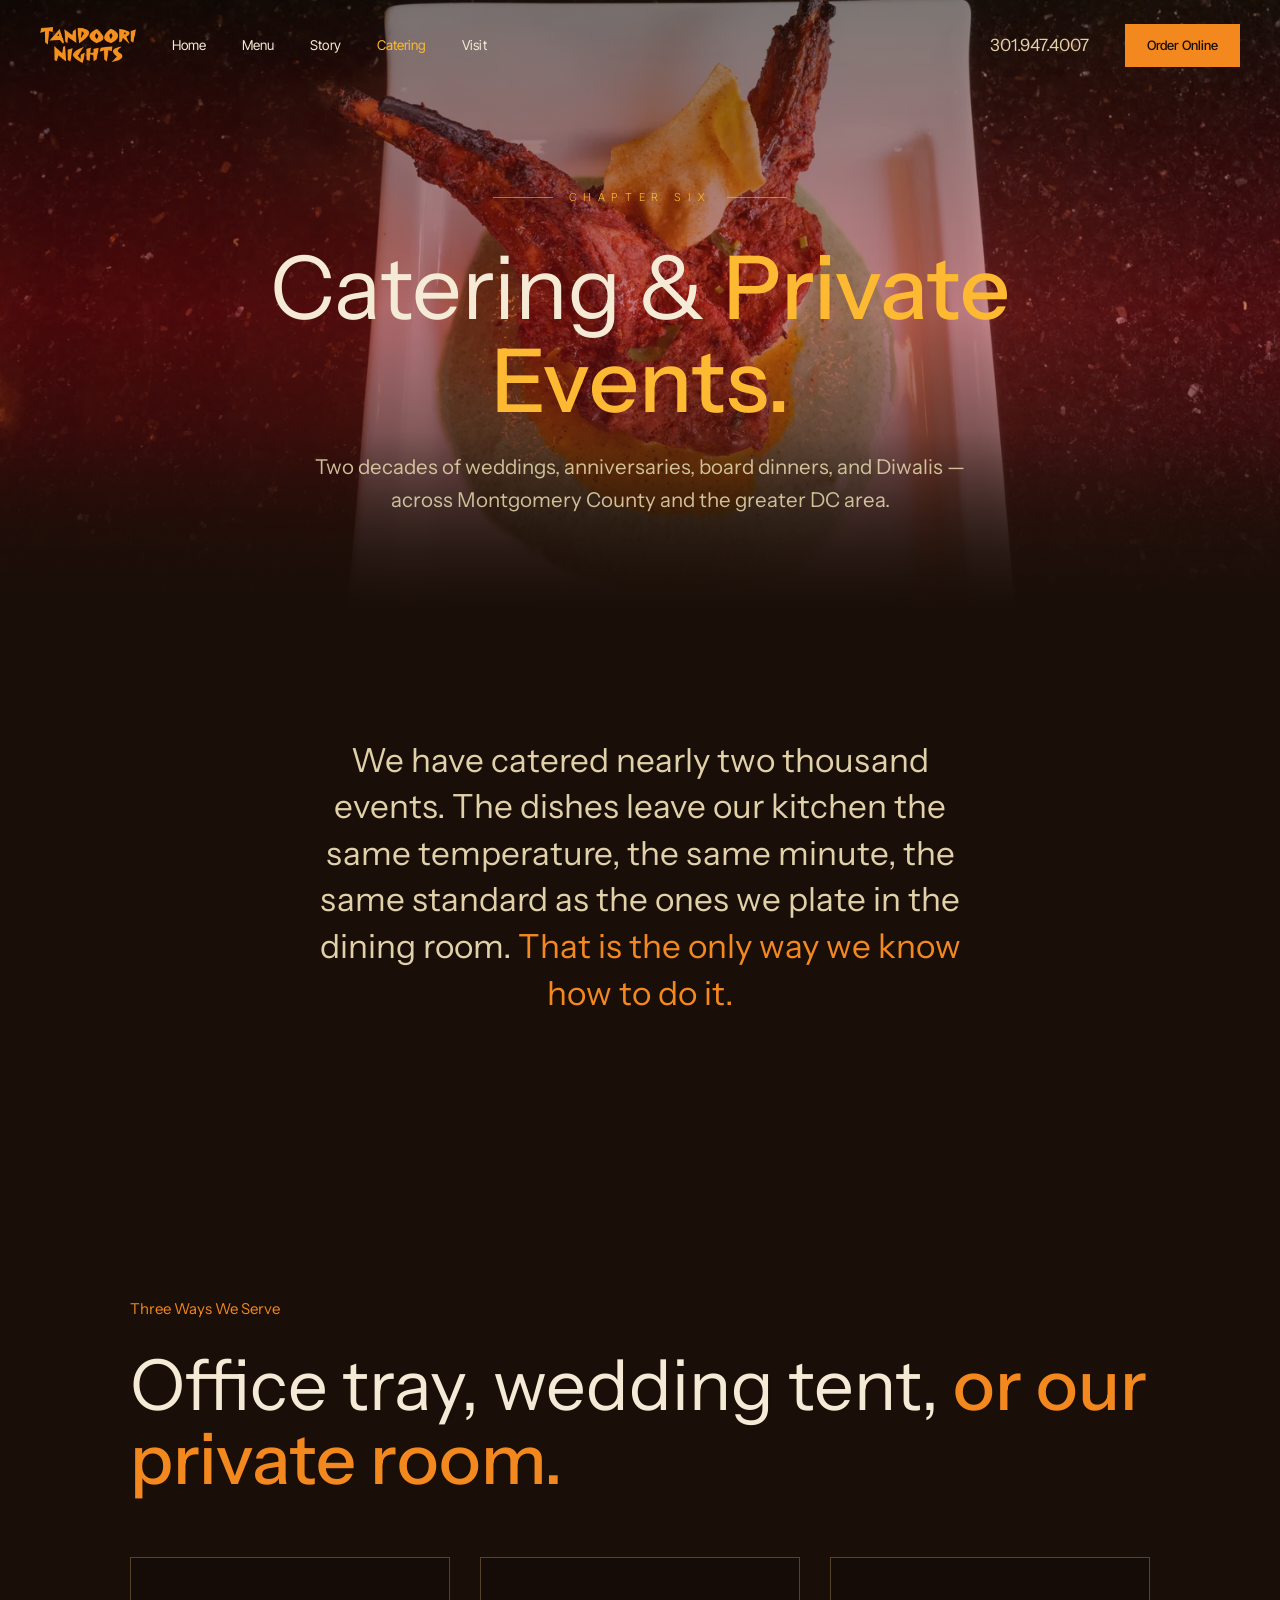
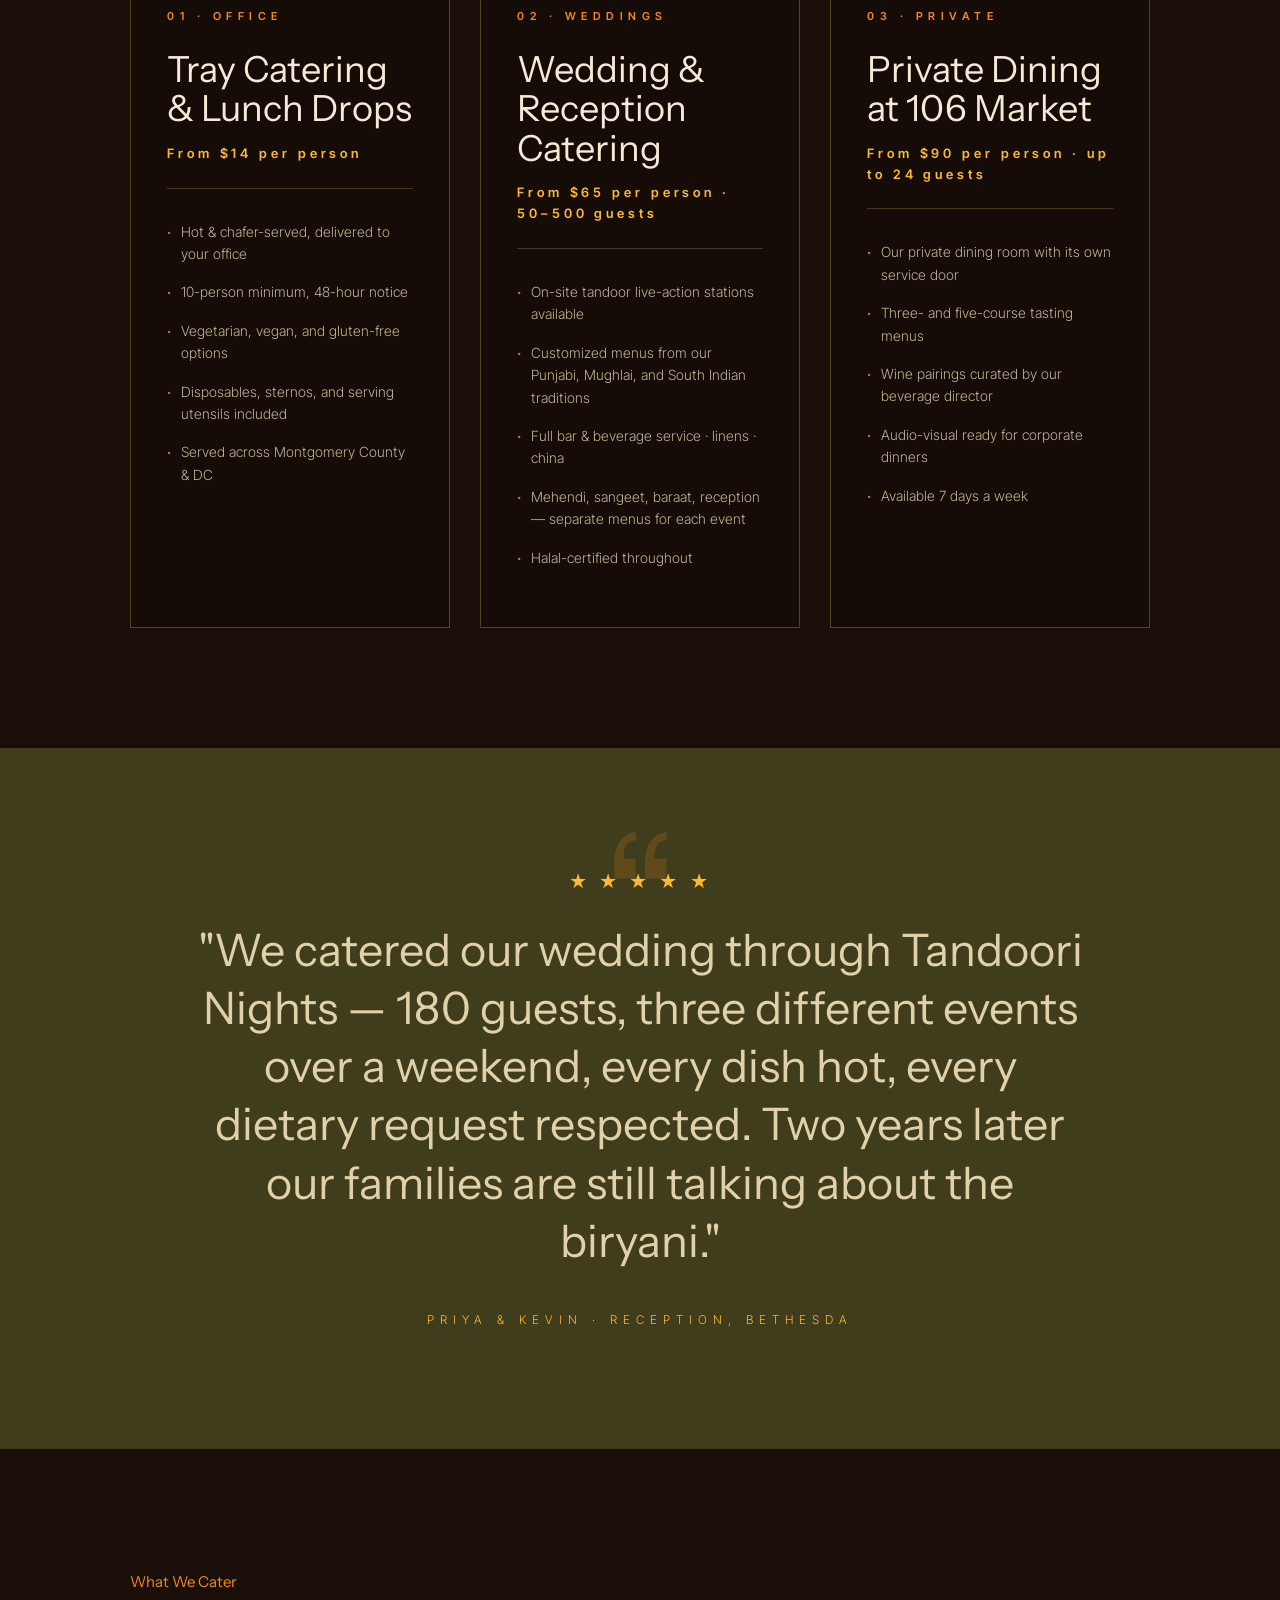
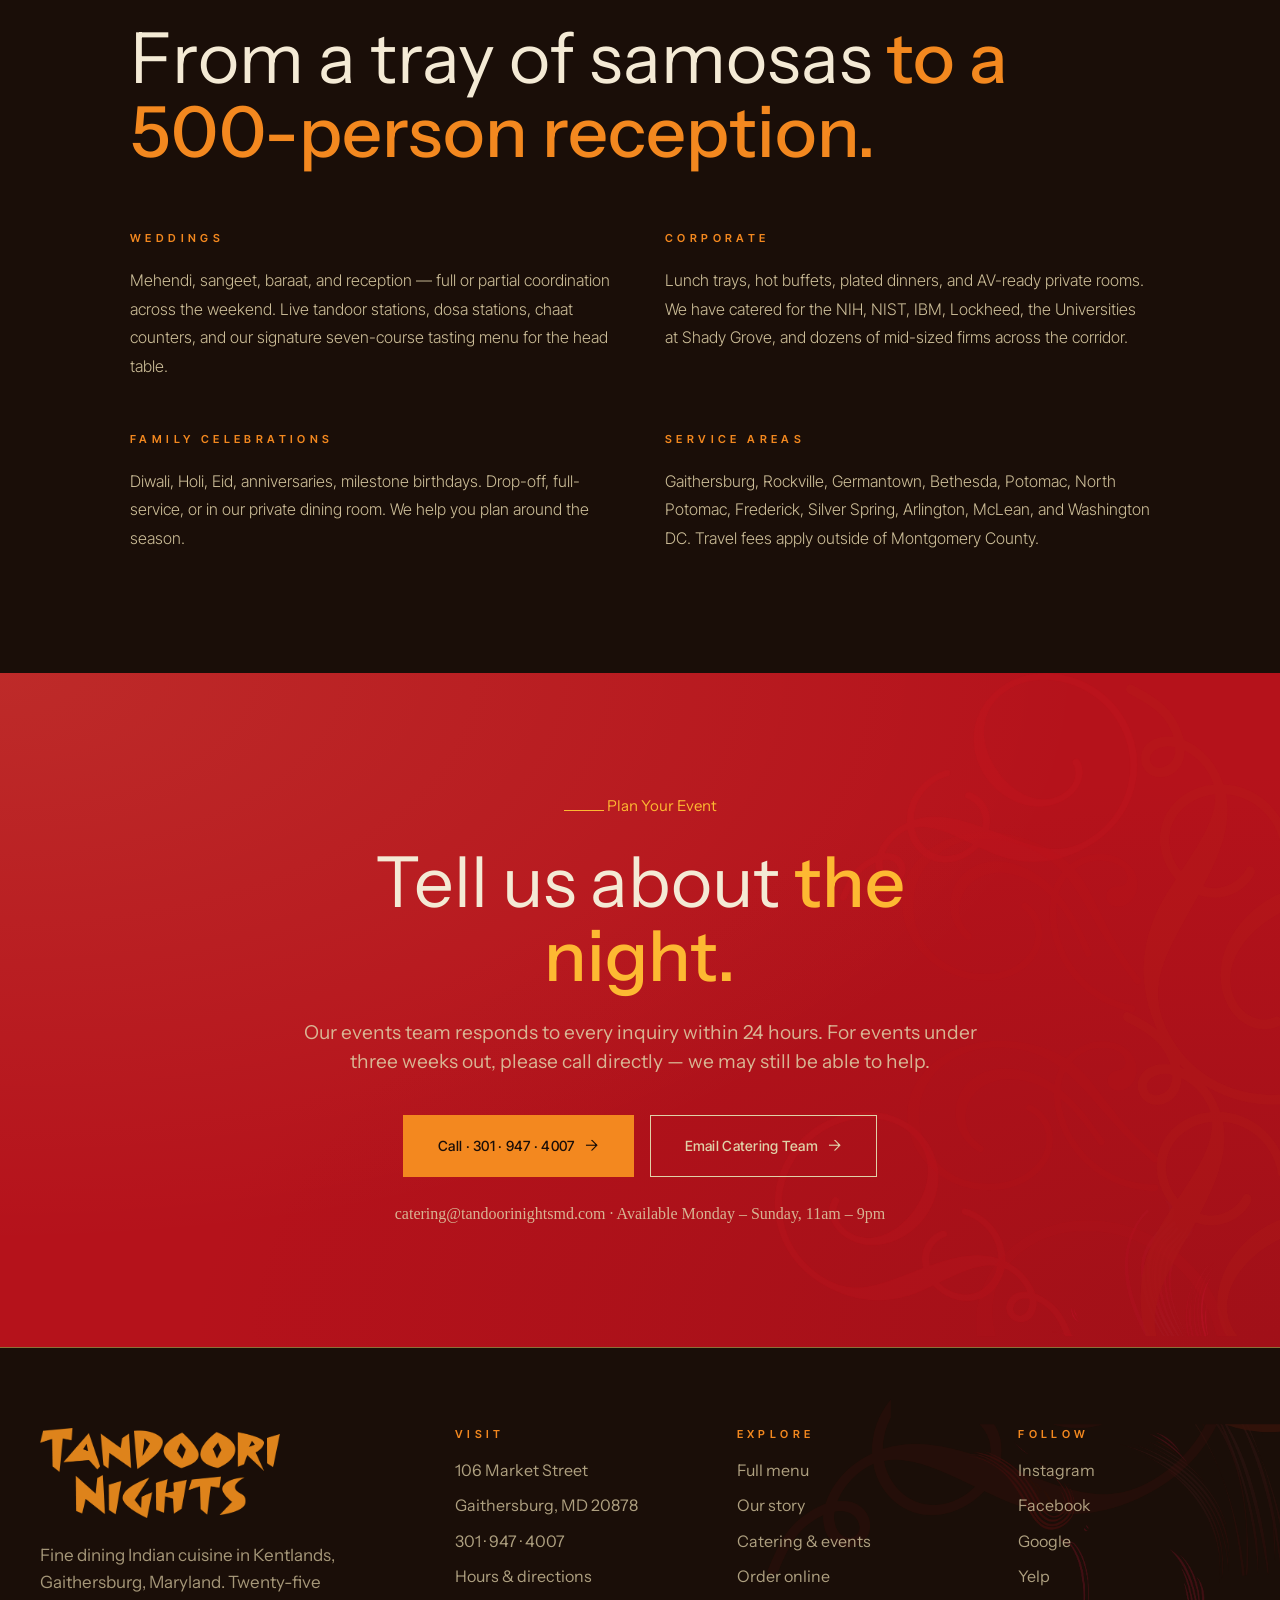
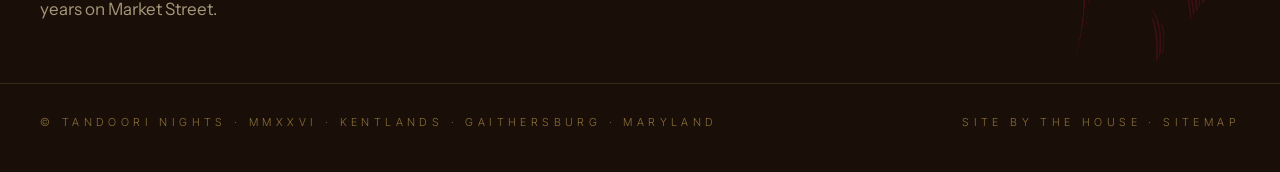
<file: catering.html>
<!DOCTYPE html>
<html lang="en">
<head>
<meta charset="UTF-8" />
<meta name="viewport" content="width=device-width, initial-scale=1.0" />
<meta name="theme-color" content="#B5121B" />

<title>Indian Catering &amp; Private Events Gaithersburg MD | Tandoori Nights</title>
<meta name="description" content="Indian catering for weddings, corporate events, and private dinners in Gaithersburg, Rockville, Bethesda, and the greater Washington DC area. Tandoor specialties, vegetarian, vegan, and gluten-free menus. 24-seat private dining room. Call 301-947-4007." />
<meta name="keywords" content="indian catering gaithersburg, indian wedding catering maryland, indian catering rockville, indian corporate catering dc, private dining indian gaithersburg, indian catering bethesda, indian wedding caterer dmv, indian catering near me" />
<meta name="robots" content="index, follow, max-image-preview:large" />
<link rel="canonical" href="https://tandoorinightsmd.com/catering.html" />

<meta property="og:type" content="website" />
<meta property="og:title" content="Indian Catering &amp; Private Events — Tandoori Nights" />
<meta property="og:description" content="Indian catering for weddings, corporate events, and private dinners across Montgomery County, MD." />
<meta property="og:url" content="https://tandoorinightsmd.com/catering.html" />
<meta property="og:image" content="https://tandoorinightsmd.com/extracted/photos/food3.jpg" />

<link rel="icon" type="image/png" href="extracted/assets/logo-saffron.png" />
<link rel="preconnect" href="https://fonts.googleapis.com" />
<link rel="preconnect" href="https://fonts.gstatic.com" crossorigin />
<link href="https://fonts.googleapis.com/css2?family=Instrument+Serif:ital@0;1&family=Instrument+Sans:wght@400;500;600&family=Inter+Tight:wght@300;400;500;600;700&display=swap" rel="stylesheet" />
<link rel="stylesheet" href="styles.css" />

<script type="application/ld+json">
{
  "@context": "https://schema.org",
  "@type": "Service",
  "name": "Indian Catering &amp; Private Events",
  "provider": { "@id": "https://tandoorinightsmd.com/#restaurant" },
  "url": "https://tandoorinightsmd.com/catering.html",
  "areaServed": [
    { "@type": "City", "name": "Gaithersburg" },
    { "@type": "City", "name": "Rockville" },
    { "@type": "City", "name": "Germantown" },
    { "@type": "City", "name": "Bethesda" },
    { "@type": "City", "name": "Potomac" },
    { "@type": "City", "name": "Frederick" },
    { "@type": "City", "name": "Washington" },
    { "@type": "AdministrativeArea", "name": "Montgomery County, Maryland" },
    { "@type": "AdministrativeArea", "name": "Frederick County, Maryland" }
  ],
  "serviceType": ["Wedding catering","Corporate catering","Private dining","Event catering","Indian catering","Tandoor catering"],
  "hasOfferCatalog": {
    "@type": "OfferCatalog",
    "name": "Catering Tiers",
    "itemListElement": [
      { "@type": "Offer", "itemOffered": { "@type": "Service", "name": "Office Tray Catering" } },
      { "@type": "Offer", "itemOffered": { "@type": "Service", "name": "Wedding &amp; Reception Catering" } },
      { "@type": "Offer", "itemOffered": { "@type": "Service", "name": "Private Dining at 106 Market" } }
    ]
  }
}
</script>
</head>
<body>

<nav class="nav-min scrolled" id="nav">
  <div class="left">
    <a href="index.html" class="mark" aria-label="Tandoori Nights, home">
      <img src="extracted/assets/logo-saffron.png" alt="Tandoori Nights" />
    </a>
    <a href="index.html" class="lnk">Home</a>
    <a href="menu.html" class="lnk">Menu</a>
    <a href="about.html" class="lnk">Story</a>
    <a href="catering.html" class="lnk active">Catering</a>
    <a href="visit.html" class="lnk">Visit</a>
  </div>
  <div class="right">
    <a href="tel:+13019474007" class="tel">301.947.4007</a>
    <a href="https://www.toasttab.com/tandoori-nights-106-market-street/v3" class="reserve" rel="noopener">Order Online</a>
  </div>
</nav>

<header class="page-header with-photo" style="background-image: url('extracted/photos/food3.jpg');">
  <div class="page-header-inner">
    <div class="hero-eyebrow">Chapter Six</div>
    <h1>Catering &amp; <em>Private Events.</em></h1>
    <p class="lede">Two decades of weddings, anniversaries, board dinners, and Diwalis — across Montgomery County and the greater DC area.</p>
  </div>
</header>

<!-- Intro -->
<section class="bg-ink">
  <div class="narrow" style="text-align: center;">
    <p class="editorial" style="font-size: clamp(24px, 2.6vw, 36px); line-height: 1.4; color: var(--cream-pale); max-width: 880px; margin: 0 auto 40px;">
      We have catered nearly two thousand events. The dishes leave our kitchen the same temperature, the same minute, the same standard as the ones we plate in the dining room. <span style="color: var(--saffron);">That is the only way we know how to do it.</span>
    </p>
  </div>
</section>

<!-- Three tiers -->
<section class="bg-ink">
  <div class="content">
    <div class="section-label">Three Ways We Serve</div>
    <h2 class="section-title">Office tray, wedding tent, <em>or our private room.</em></h2>

    <div class="cater-tiers">
      <div class="cater-tier">
        <div class="num">01 · OFFICE</div>
        <h3>Tray Catering &amp; Lunch Drops</h3>
        <div class="price-line">From $14 per person</div>
        <ul>
          <li>Hot &amp; chafer-served, delivered to your office</li>
          <li>10-person minimum, 48-hour notice</li>
          <li>Vegetarian, vegan, and gluten-free options</li>
          <li>Disposables, sternos, and serving utensils included</li>
          <li>Served across Montgomery County &amp; DC</li>
        </ul>
      </div>
      <div class="cater-tier">
        <div class="num">02 · WEDDINGS</div>
        <h3>Wedding &amp; Reception Catering</h3>
        <div class="price-line">From $65 per person · 50–500 guests</div>
        <ul>
          <li>On-site tandoor live-action stations available</li>
          <li>Customized menus from our Punjabi, Mughlai, and South Indian traditions</li>
          <li>Full bar &amp; beverage service · linens · china</li>
          <li>Mehendi, sangeet, baraat, reception — separate menus for each event</li>
          <li>Halal-certified throughout</li>
        </ul>
      </div>
      <div class="cater-tier">
        <div class="num">03 · PRIVATE</div>
        <h3>Private Dining at 106 Market</h3>
        <div class="price-line">From $90 per person · up to 24 guests</div>
        <ul>
          <li>Our private dining room with its own service door</li>
          <li>Three- and five-course tasting menus</li>
          <li>Wine pairings curated by our beverage director</li>
          <li>Audio-visual ready for corporate dinners</li>
          <li>Available 7 days a week</li>
        </ul>
      </div>
    </div>
  </div>
</section>

<!-- Quote -->
<section class="quote-section">
  <div class="content">
    <div class="quote-stars">★ ★ ★ ★ ★</div>
    <blockquote class="quote-text">
      "We catered our wedding through Tandoori Nights — 180 guests, three different events over a weekend, every dish hot, every dietary request respected. Two years later our families are still talking about the biryani."
    </blockquote>
    <div class="quote-attr">Priya &amp; Kevin · Reception, Bethesda</div>
  </div>
</section>

<!-- What we cater -->
<section class="bg-ink">
  <div class="content">
    <div class="section-label">What We Cater</div>
    <h2 class="section-title">From a tray of samosas <em>to a 500-person reception.</em></h2>

    <div style="display: grid; grid-template-columns: repeat(2, 1fr); gap: 50px; margin-top: 60px;">
      <div>
        <div class="detail" style="color: var(--saffron); margin-bottom: 18px;">Weddings</div>
        <p class="body-text">Mehendi, sangeet, baraat, and reception — full or partial coordination across the weekend. Live tandoor stations, dosa stations, chaat counters, and our signature seven-course tasting menu for the head table.</p>
      </div>
      <div>
        <div class="detail" style="color: var(--saffron); margin-bottom: 18px;">Corporate</div>
        <p class="body-text">Lunch trays, hot buffets, plated dinners, and AV-ready private rooms. We have catered for the NIH, NIST, IBM, Lockheed, the Universities at Shady Grove, and dozens of mid-sized firms across the corridor.</p>
      </div>
      <div>
        <div class="detail" style="color: var(--saffron); margin-bottom: 18px;">Family Celebrations</div>
        <p class="body-text">Diwali, Holi, Eid, anniversaries, milestone birthdays. Drop-off, full-service, or in our private dining room. We help you plan around the season.</p>
      </div>
      <div>
        <div class="detail" style="color: var(--saffron); margin-bottom: 18px;">Service Areas</div>
        <p class="body-text">Gaithersburg, Rockville, Germantown, Bethesda, Potomac, North Potomac, Frederick, Silver Spring, Arlington, McLean, and Washington DC. Travel fees apply outside of Montgomery County.</p>
      </div>
    </div>
  </div>
</section>

<!-- CTA / contact -->
<section class="bg-red" style="padding: 120px 40px;">
  <img src="extracted/assets/ornament-redswirl.png" alt="" aria-hidden="true" style="position: absolute; right: -10%; top: 0; width: 50%; opacity: 0.18; transform: scaleX(-1);" />
  <div class="content" style="position: relative; z-index: 2; text-align: center; max-width: 800px;">
    <div class="section-label" style="justify-content: center; color: var(--turmeric);">
      <span style="background: var(--turmeric); height: 1px; width: 40px; display: inline-block;"></span>
      Plan Your Event
    </div>
    <h2 class="section-title" style="color: var(--bone);">Tell us about <em style="color: var(--turmeric);">the night.</em></h2>
    <p class="section-lede" style="color: var(--cream-pale); margin: 0 auto 40px;">Our events team responds to every inquiry within 24 hours. For events under three weeks out, please call directly — we may still be able to help.</p>
    <div style="display: flex; gap: 16px; justify-content: center; flex-wrap: wrap; margin-bottom: 24px;">
      <a href="tel:+13019474007" class="btn btn-saffron btn-large btn-arrow">Call · 301 · 947 · 4007</a>
      <a href="mailto:catering@tandoorinightsmd.com" class="btn btn-outline-cream btn-large btn-arrow">Email Catering Team</a>
    </div>
    <p style="font-family: 'EB Garamond', serif;  color: var(--cream-pale); opacity: 0.85;">catering@tandoorinightsmd.com · Available Monday – Sunday, 11am – 9pm</p>
  </div>
</section>

<footer class="site-footer">
  <div class="footer-grid">
    <div class="footer-brand">
      <img src="extracted/assets/logo-saffron.png" alt="Tandoori Nights logo" />
      <p>Fine dining Indian cuisine in Kentlands, Gaithersburg, Maryland. Twenty-five years on Market Street.</p>
    </div>
    <div class="footer-col">
      <h4>Visit</h4>
      <ul>
        <li><a href="https://www.google.com/maps?q=106+Market+St,+Gaithersburg,+MD+20878">106 Market Street</a></li>
        <li><a href="https://www.google.com/maps?q=106+Market+St,+Gaithersburg,+MD+20878">Gaithersburg, MD 20878</a></li>
        <li><a href="tel:+13019474007">301 · 947 · 4007</a></li>
        <li><a href="visit.html">Hours &amp; directions</a></li>
      </ul>
    </div>
    <div class="footer-col">
      <h4>Explore</h4>
      <ul>
        <li><a href="menu.html">Full menu</a></li>
        <li><a href="about.html">Our story</a></li>
        <li><a href="catering.html">Catering &amp; events</a></li>
        <li><a href="https://www.toasttab.com/tandoori-nights-106-market-street/v3">Order online</a></li>
      </ul>
    </div>
    <div class="footer-col">
      <h4>Follow</h4>
      <ul>
        <li><a href="https://www.instagram.com/tandoorinights">Instagram</a></li>
        <li><a href="https://www.facebook.com/tandoorinights">Facebook</a></li>
        <li><a href="https://www.google.com/search?q=Tandoori+Nights+Gaithersburg">Google</a></li>
        <li><a href="https://www.yelp.com/biz/tandoori-nights-gaithersburg">Yelp</a></li>
      </ul>
    </div>
  </div>
  <div class="footer-bottom">
    <div>© Tandoori Nights · MMXXVI · Kentlands · Gaithersburg · Maryland</div>
    <div>Site by the house · <a href="sitemap.xml">Sitemap</a></div>
  </div>
</footer>

<script>
  const nav = document.getElementById('nav');
  window.addEventListener('scroll', () => nav.classList.toggle('scrolled', window.scrollY > 60), { passive: true });
</script>

</body>
</html>
</file>
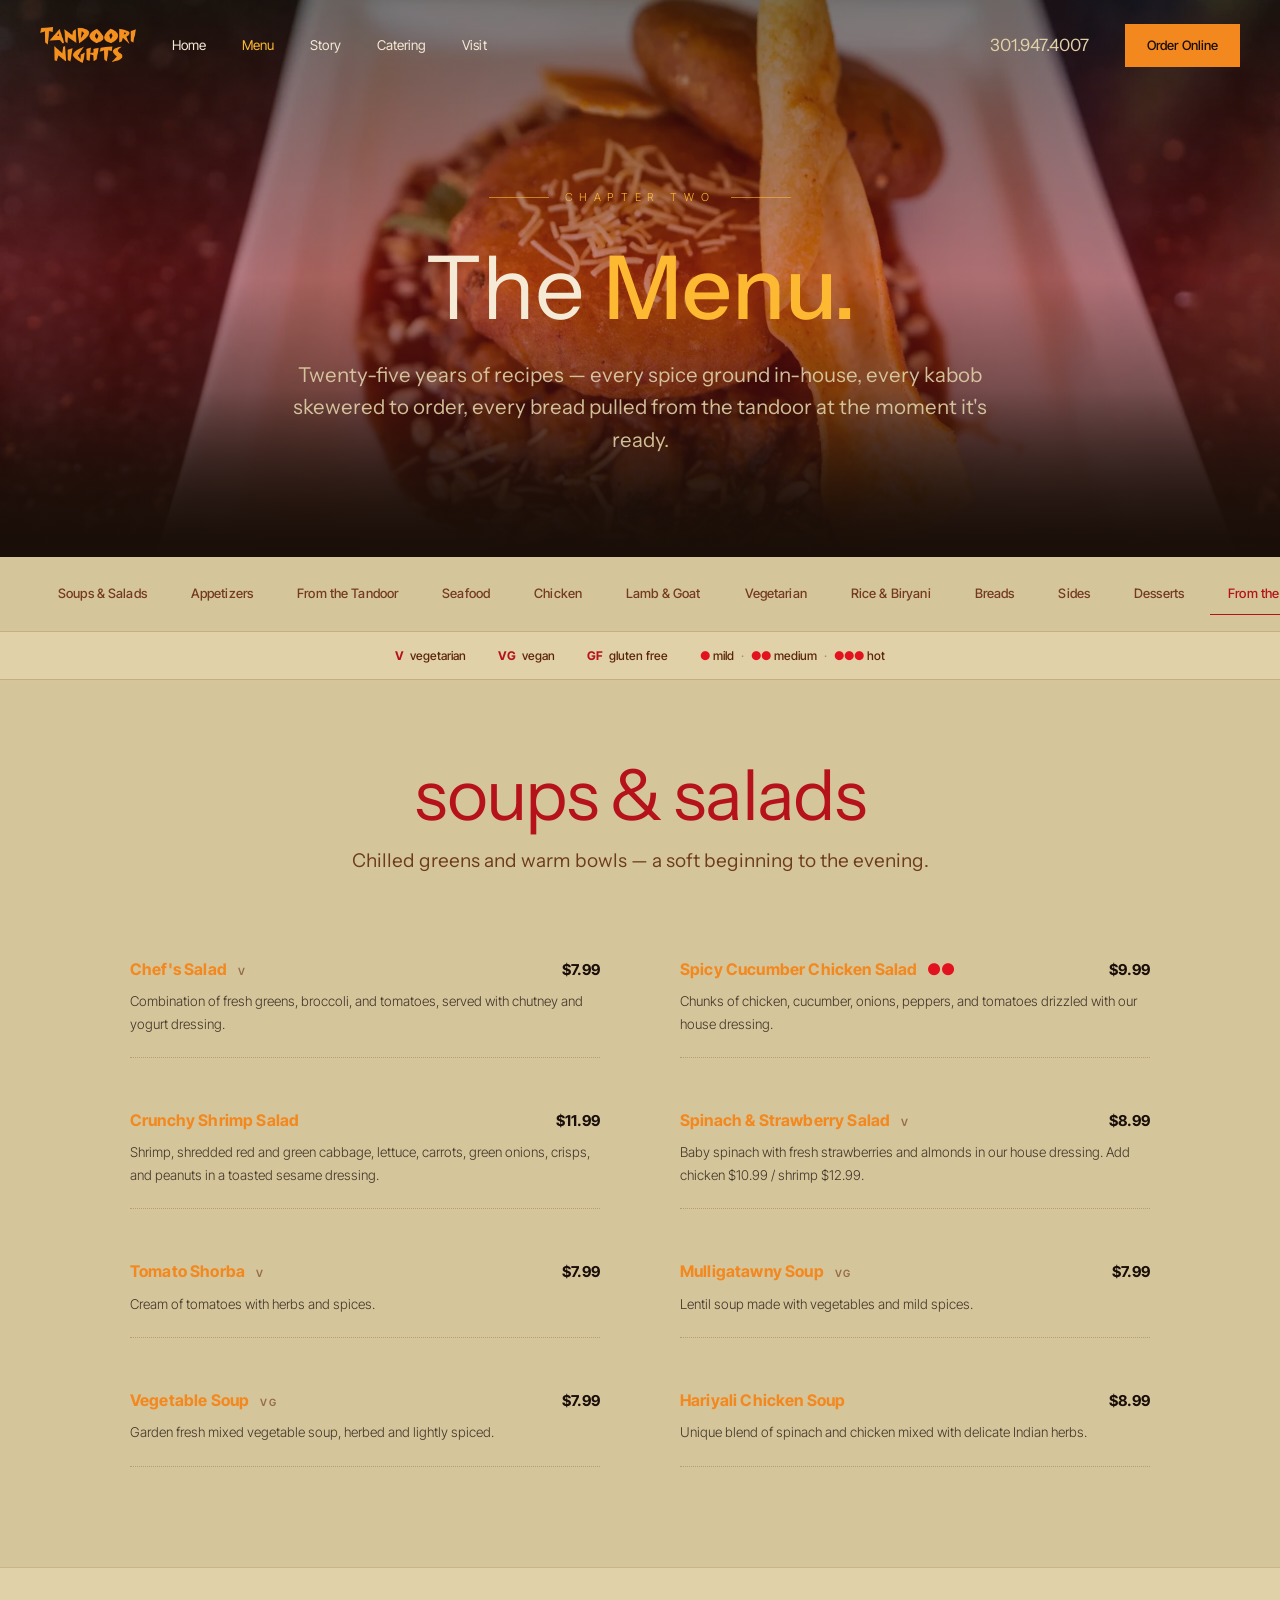
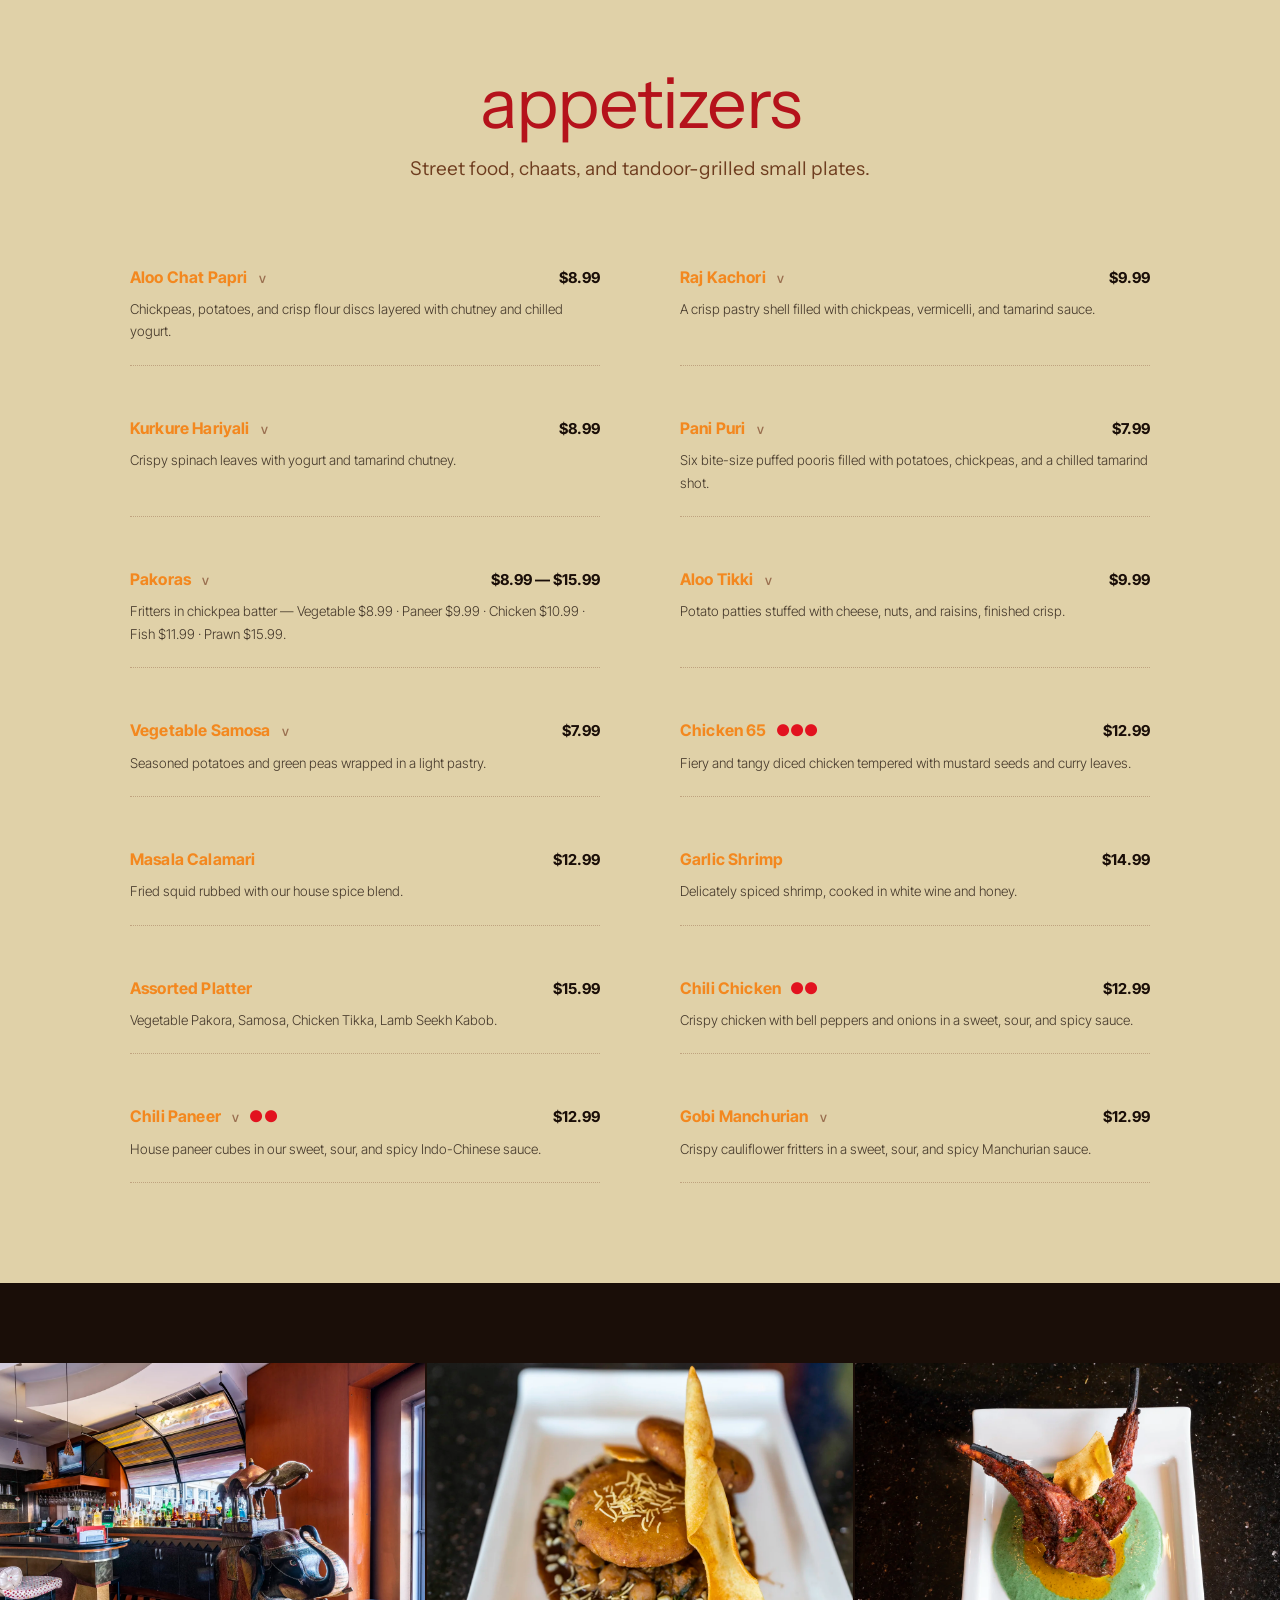
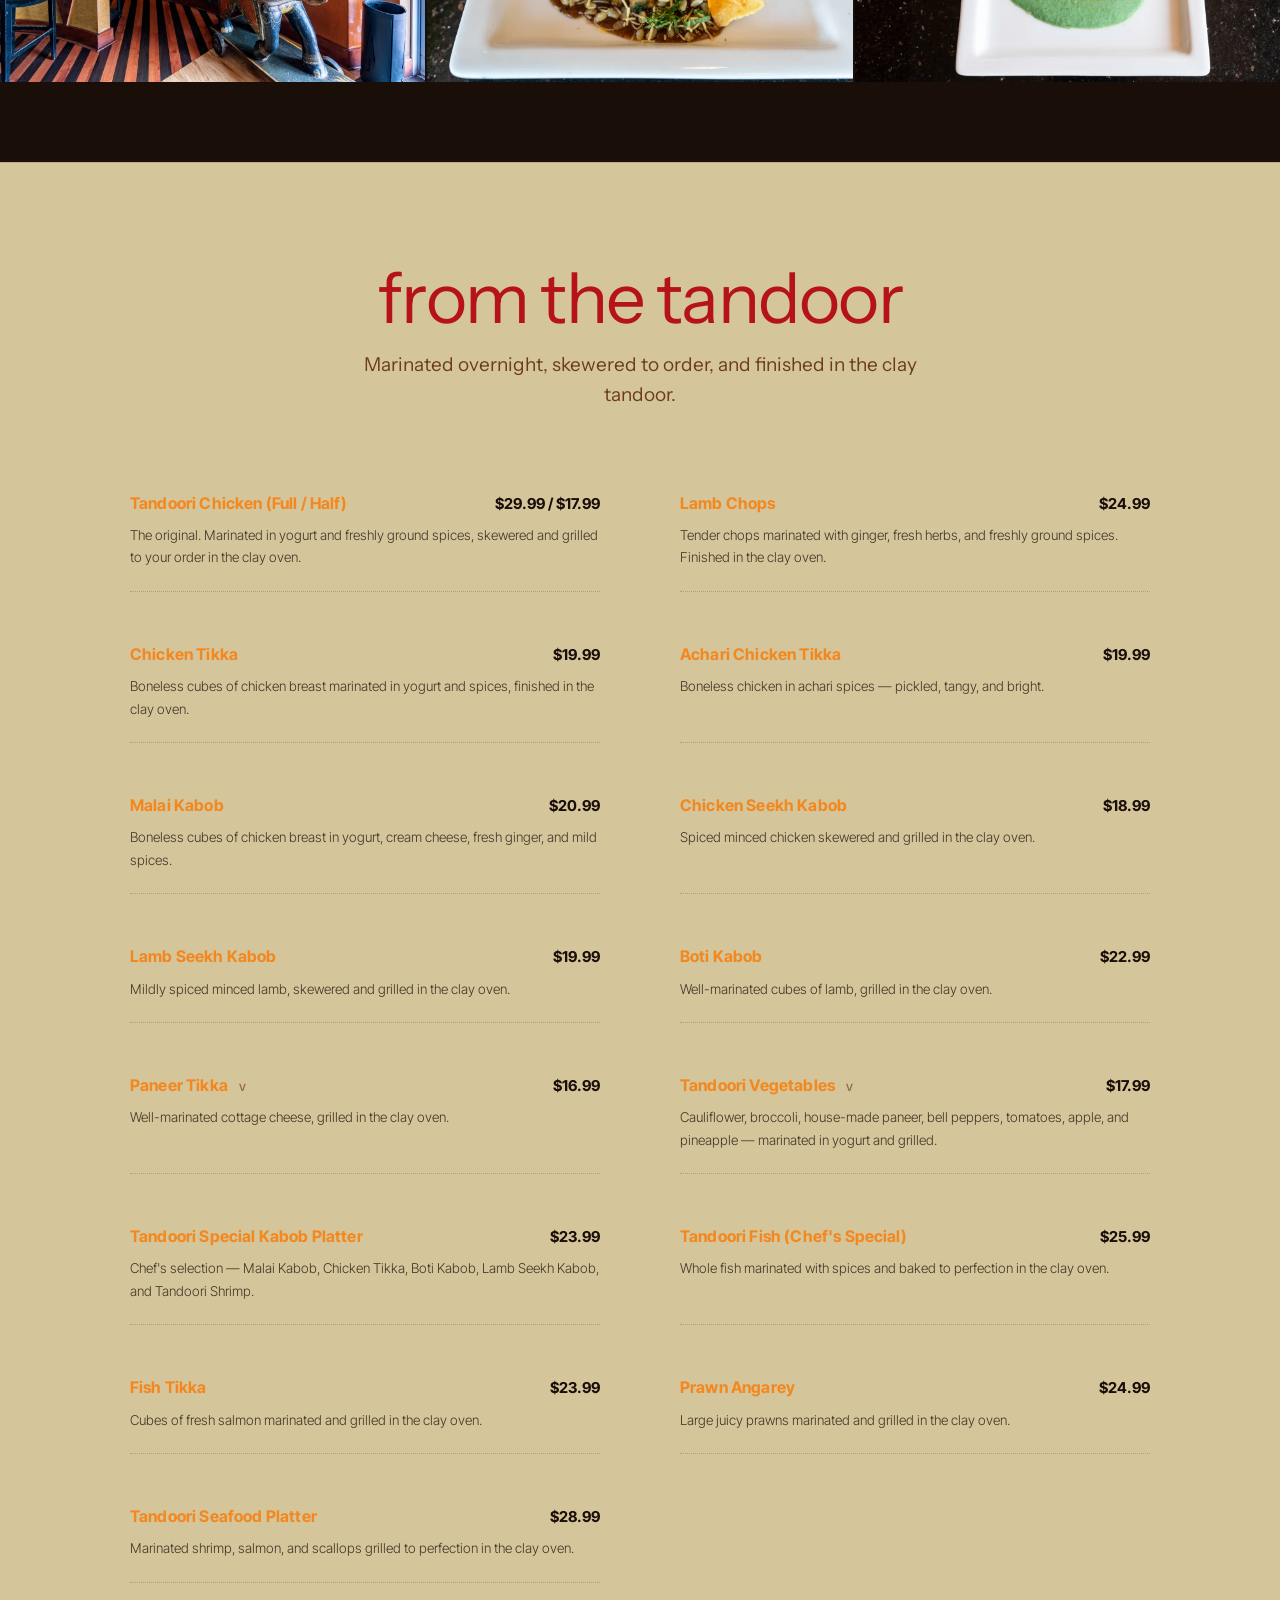
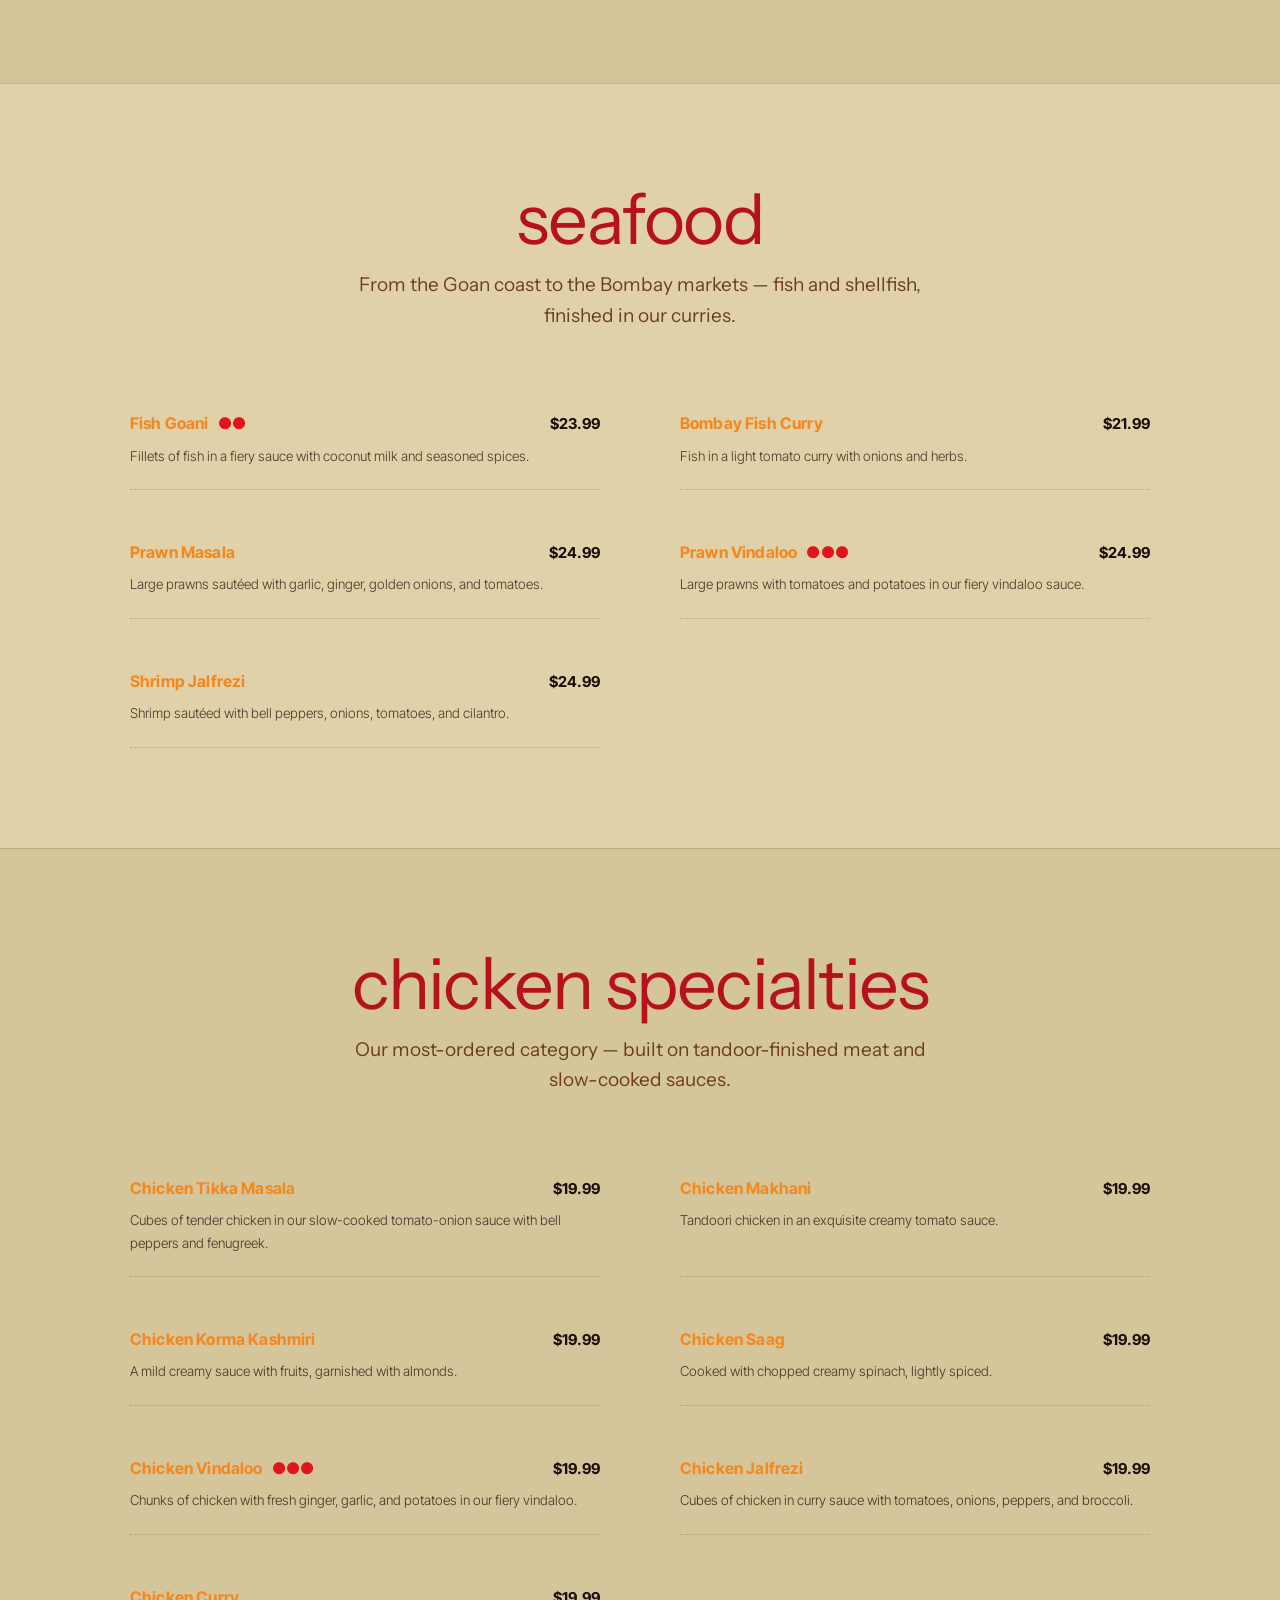
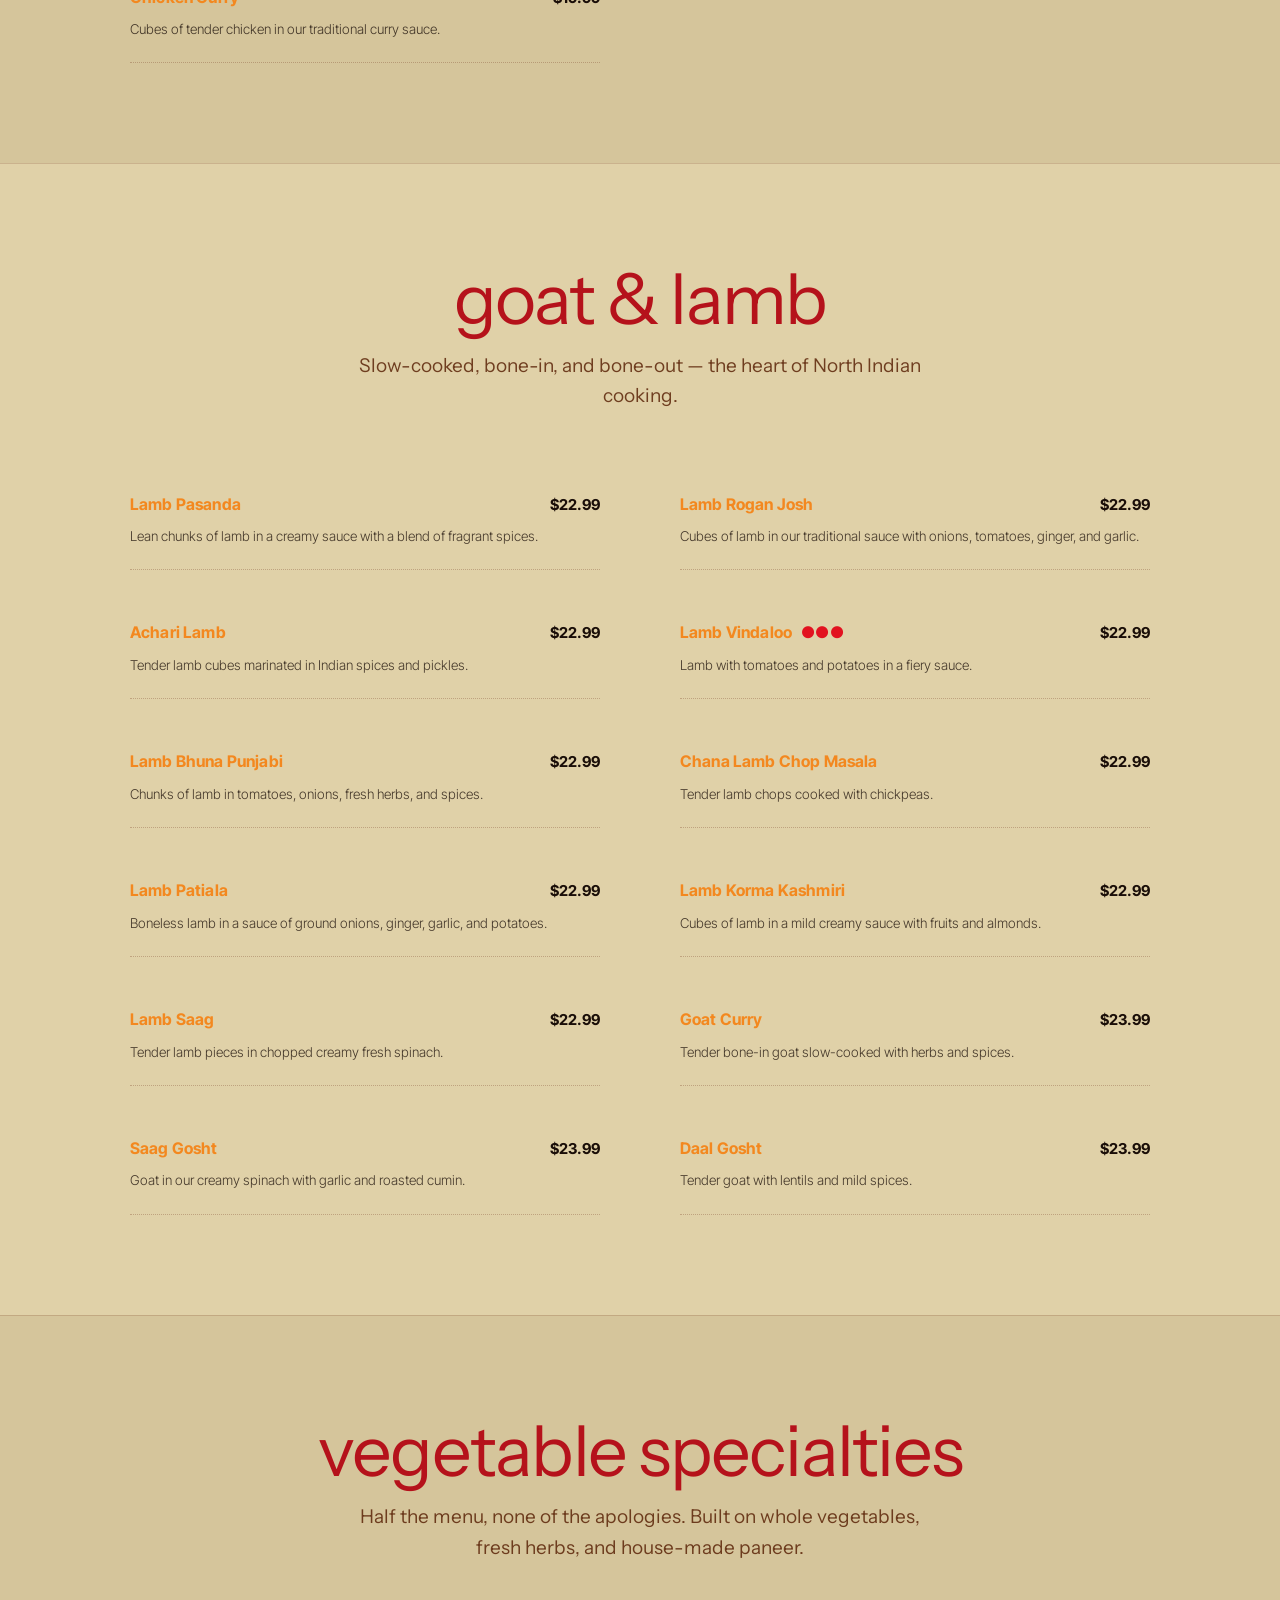
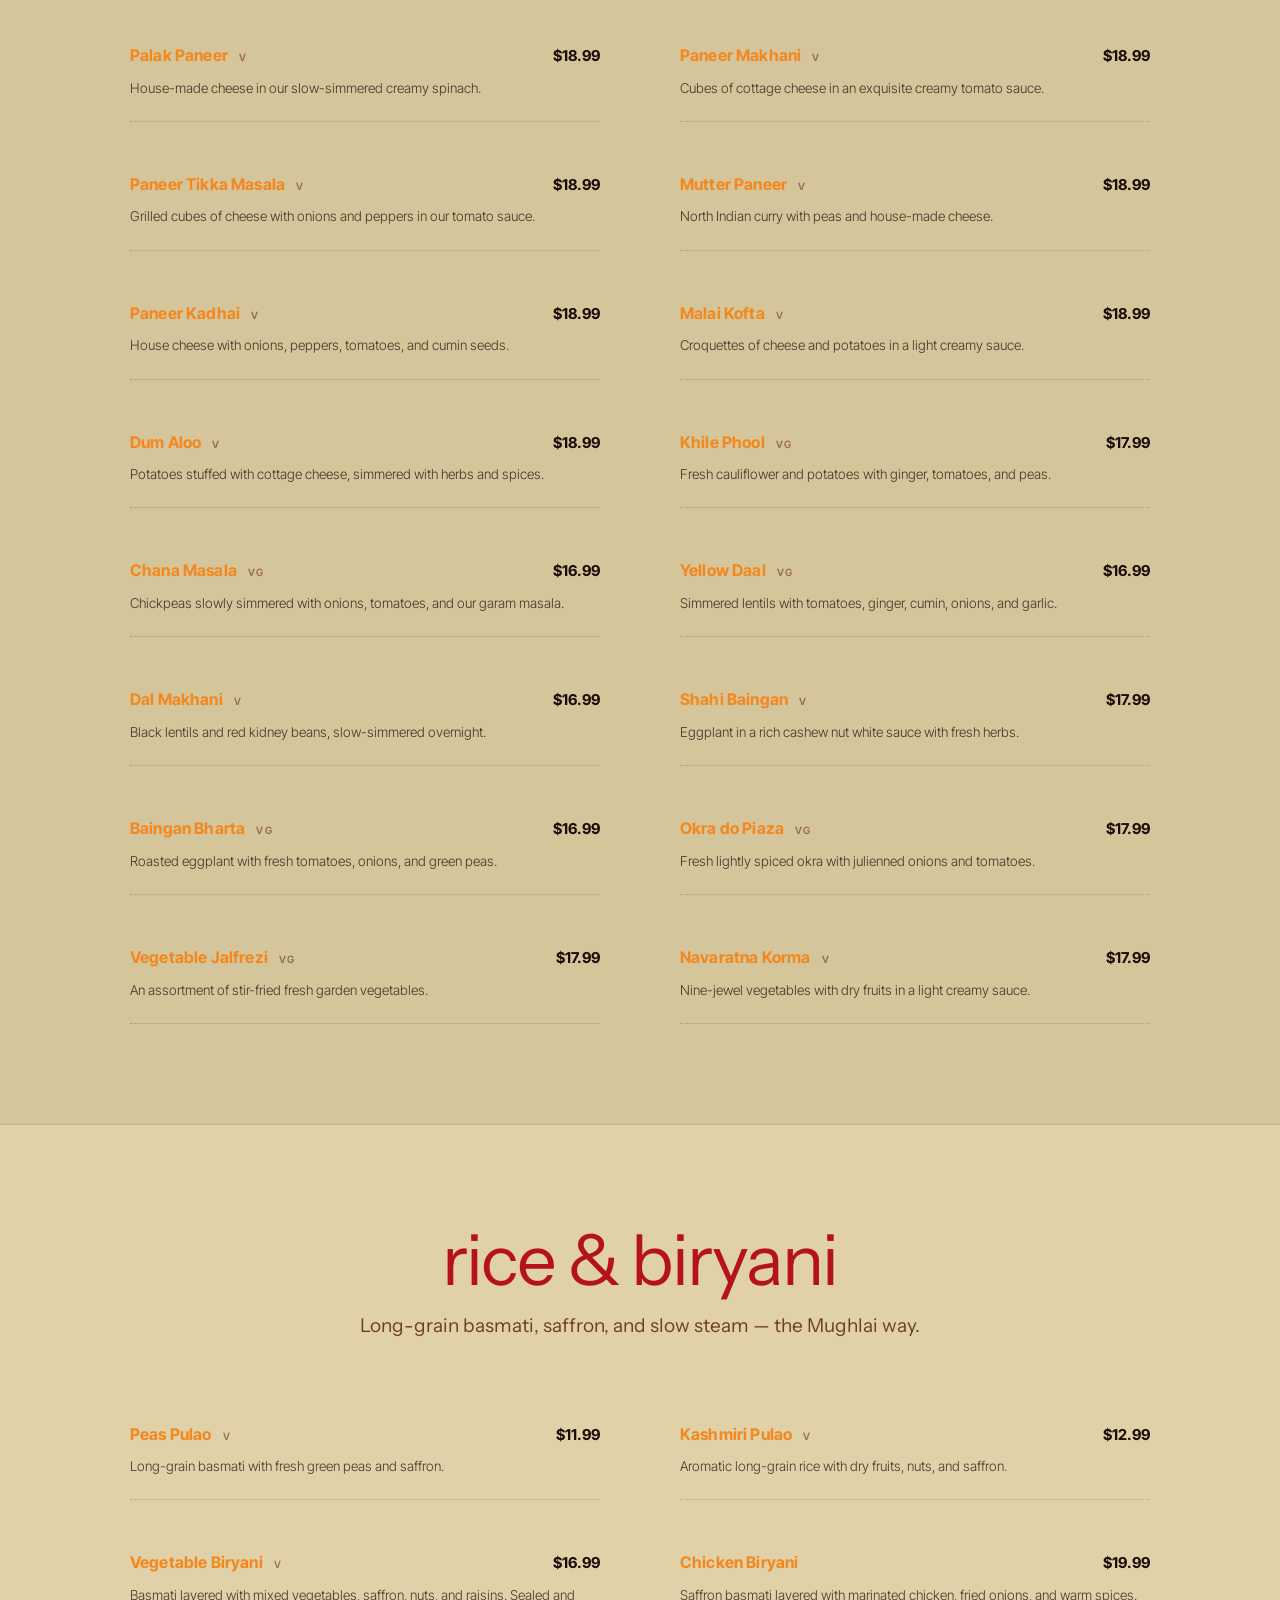
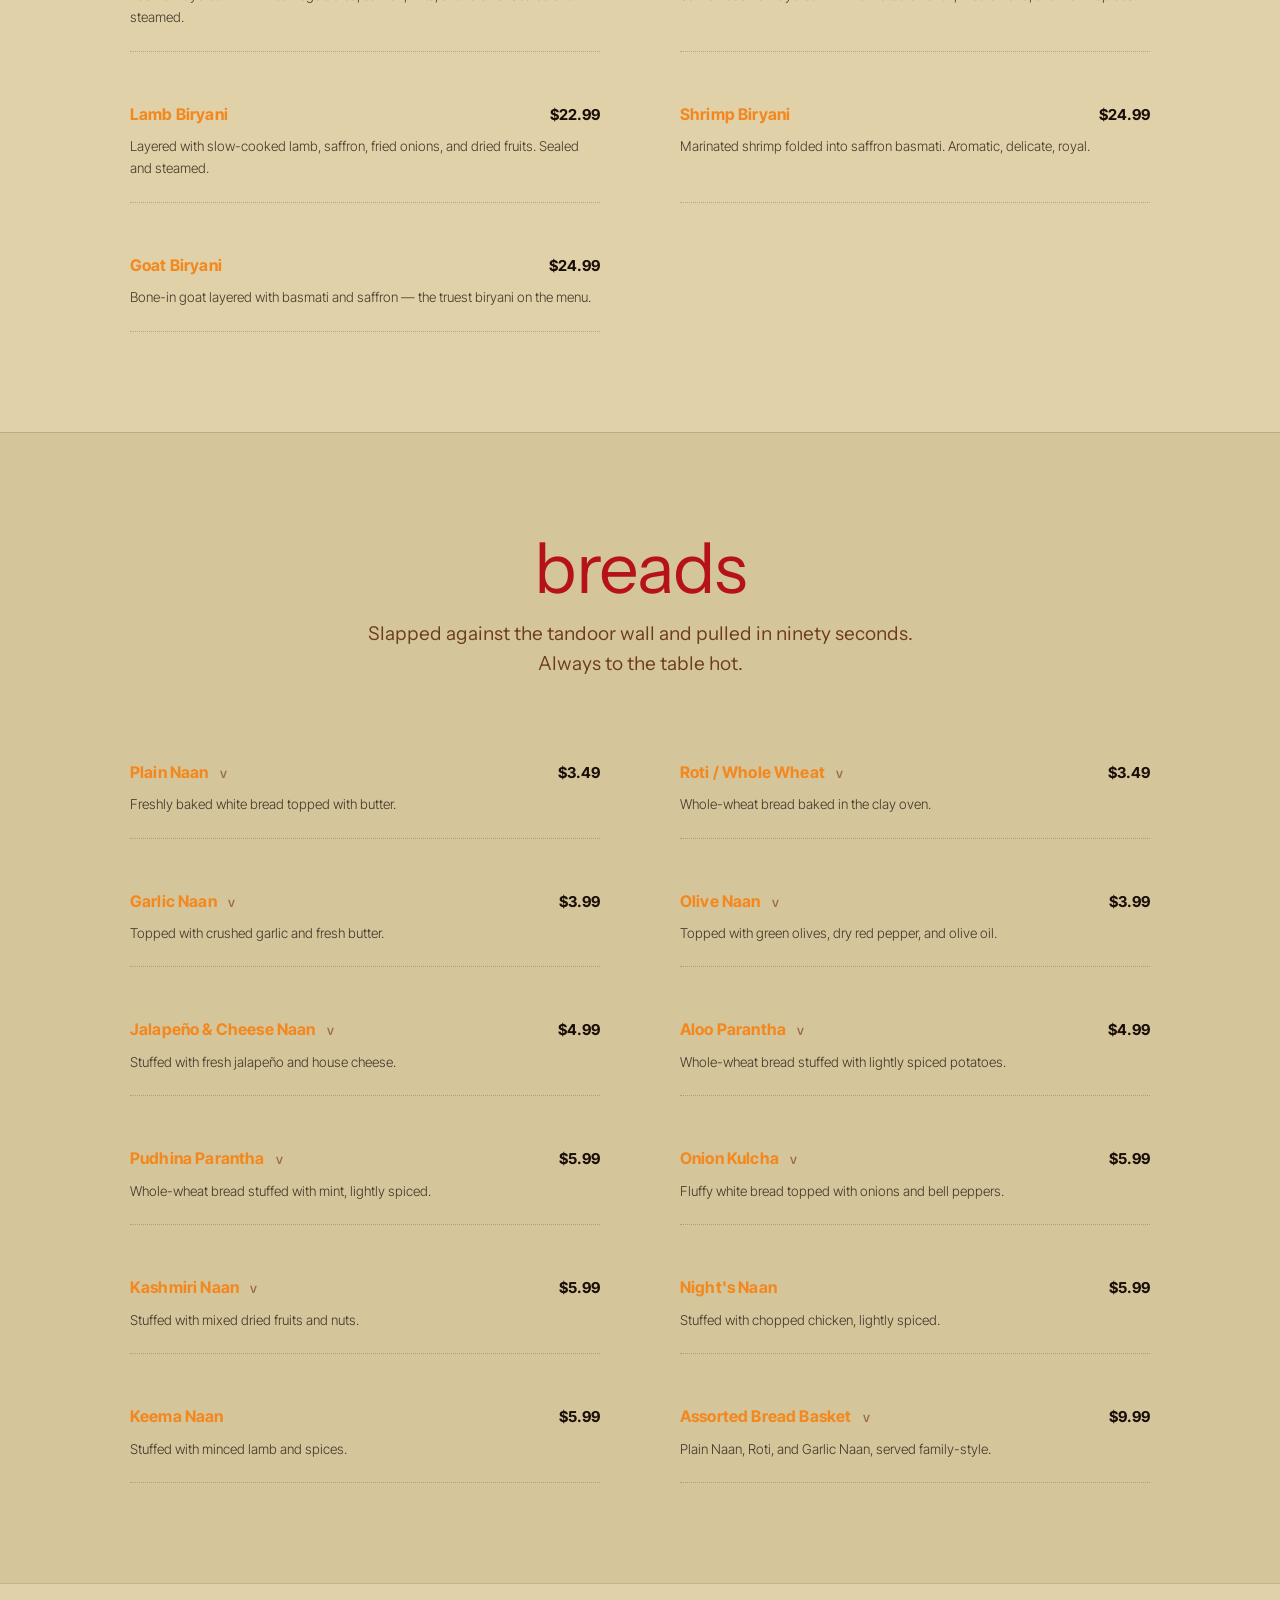
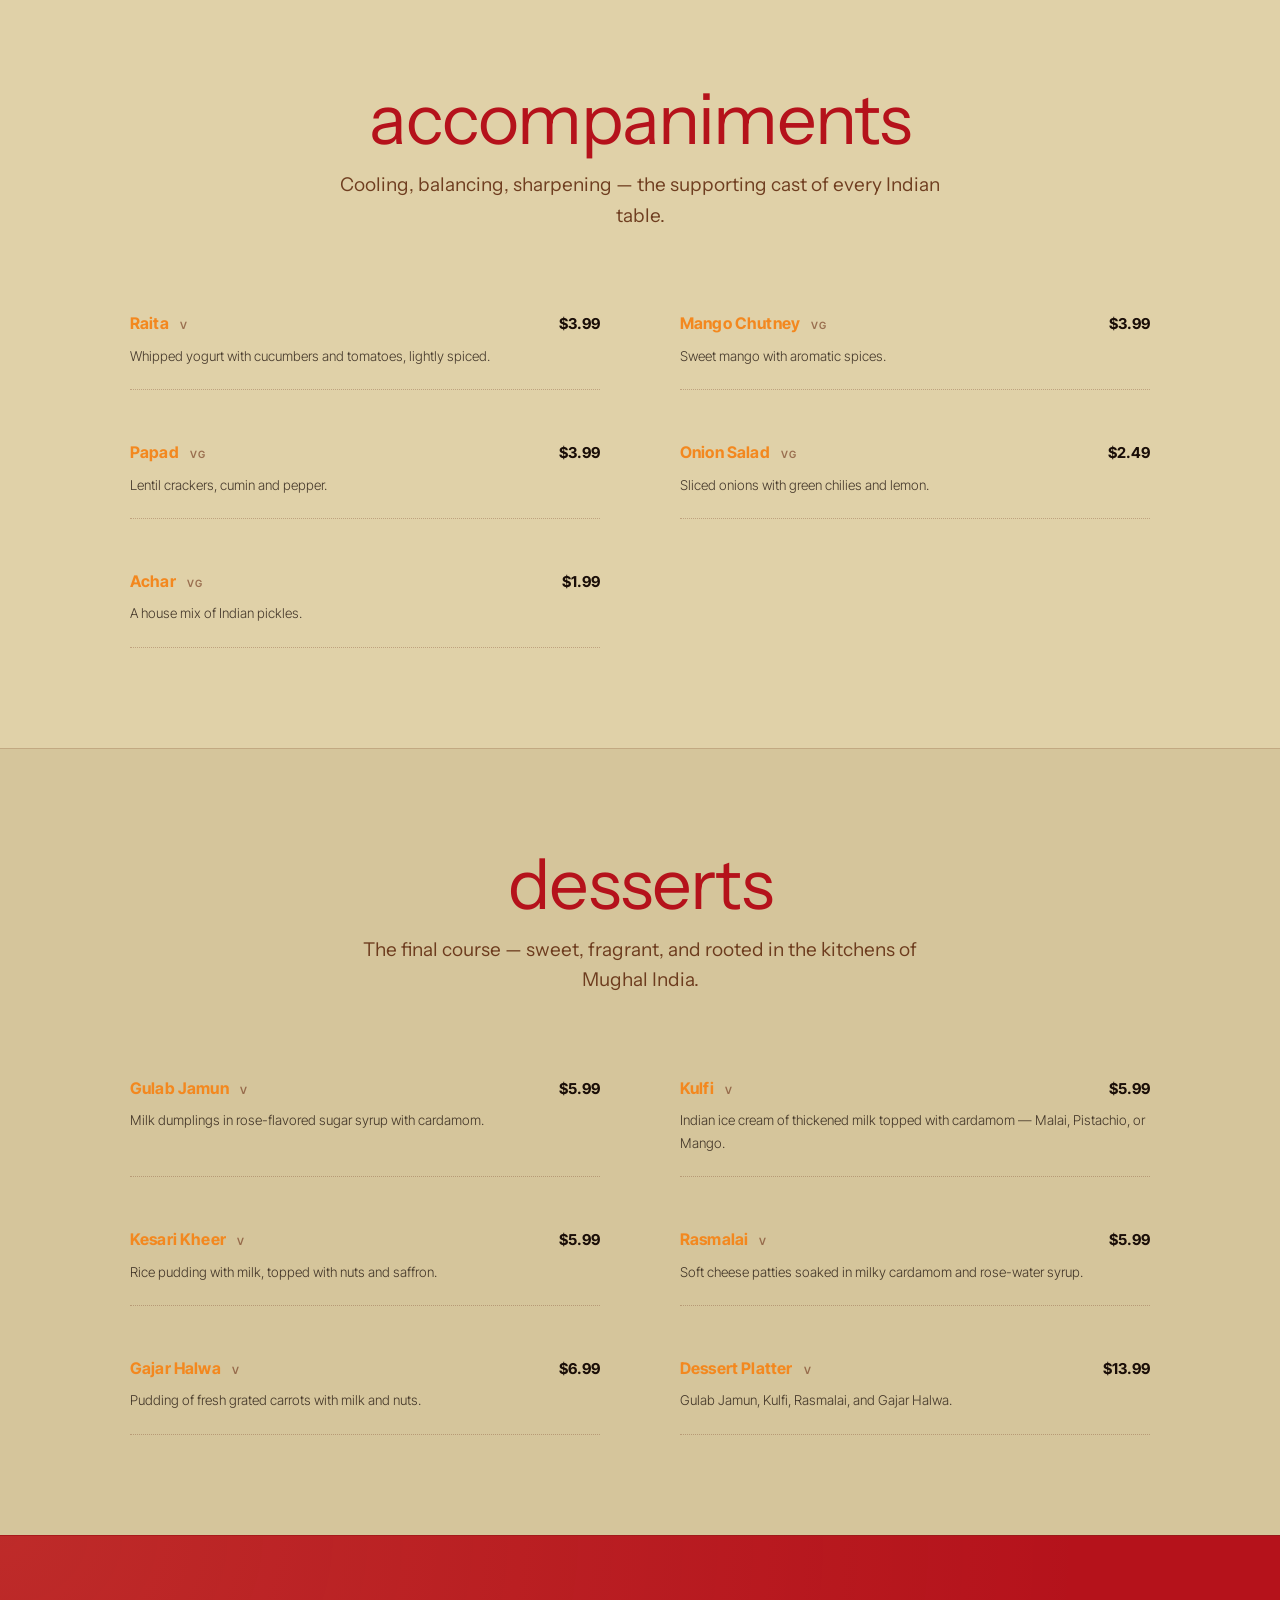
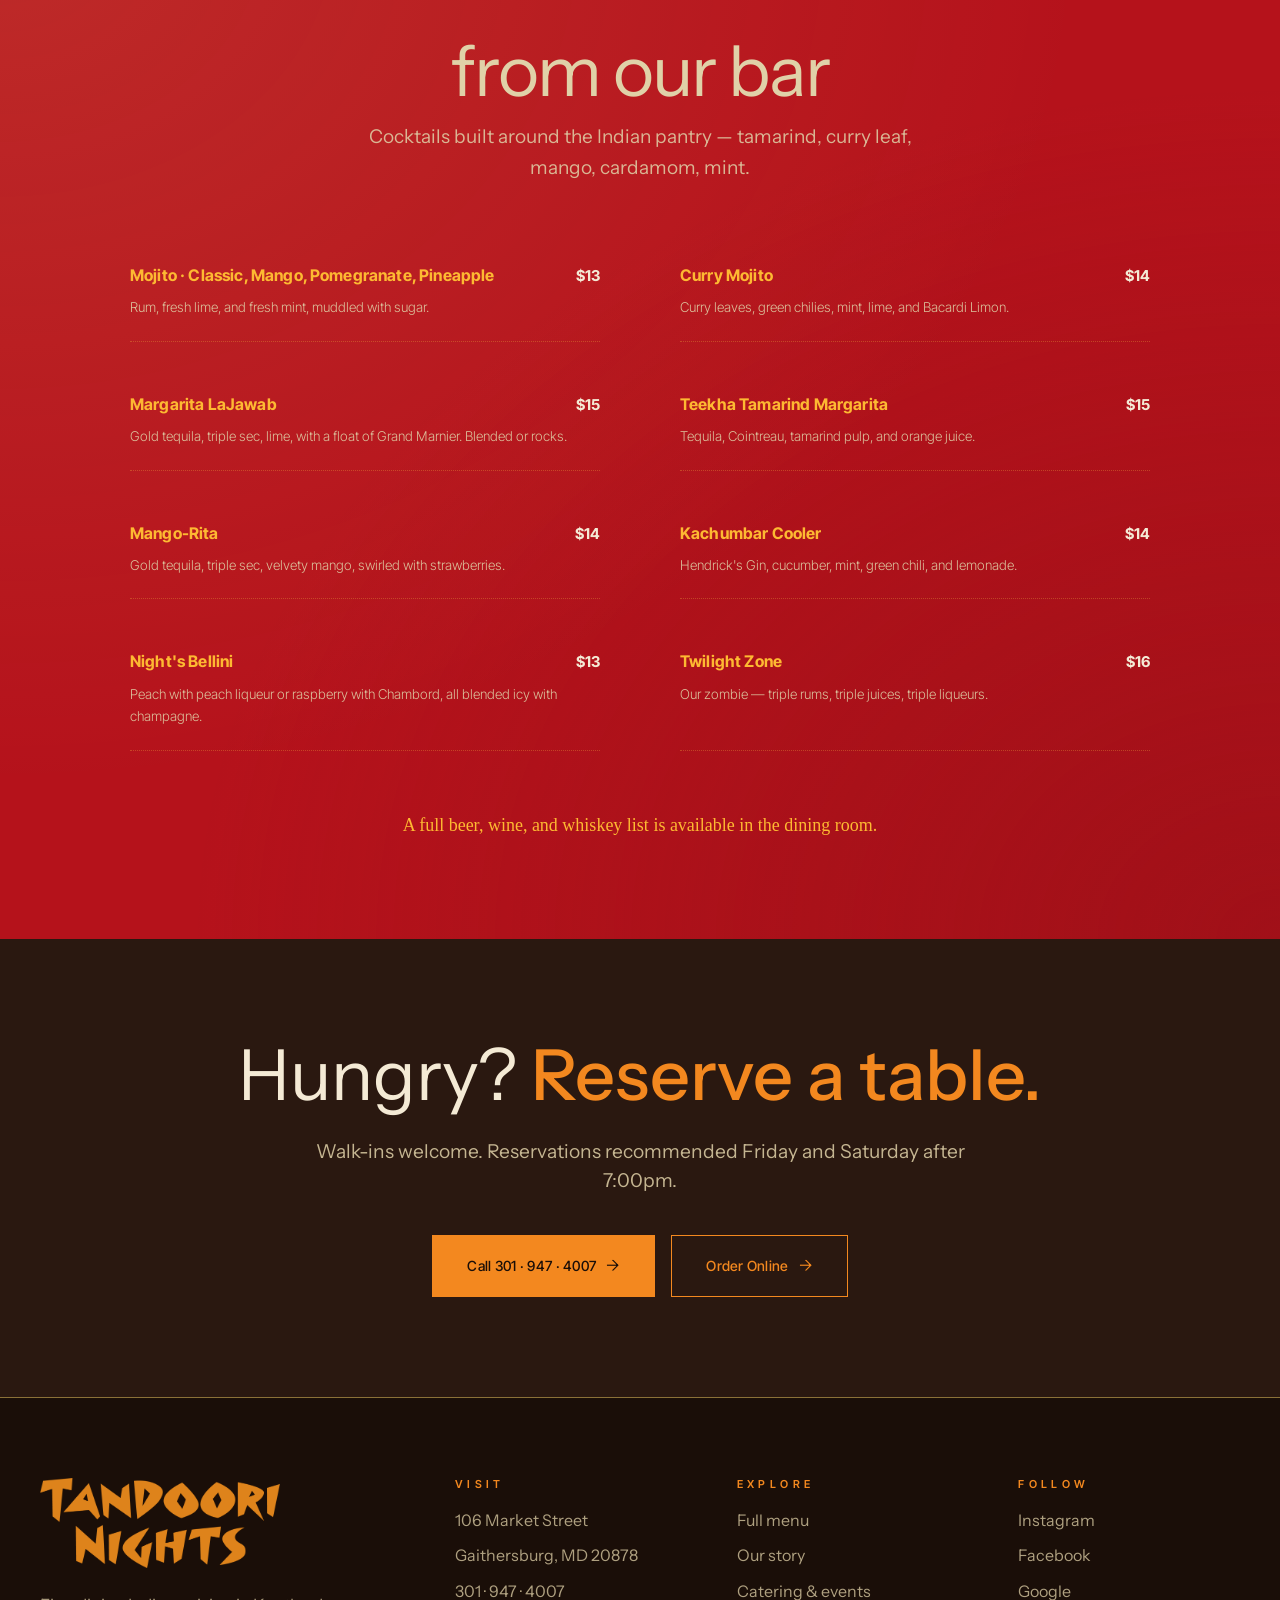
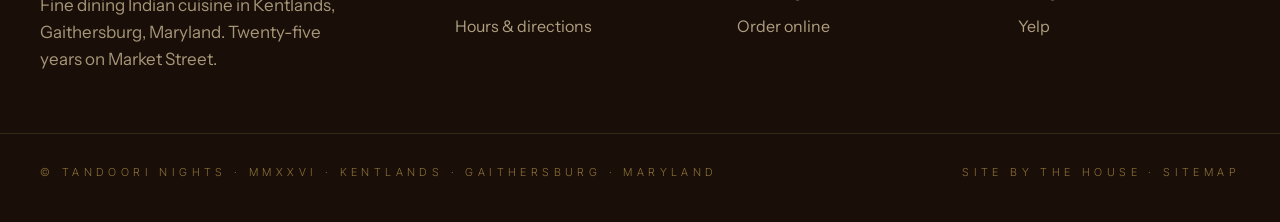
<file: menu.html>
<!DOCTYPE html>
<html lang="en">
<head>
<meta charset="UTF-8" />
<meta name="viewport" content="width=device-width, initial-scale=1.0" />
<meta name="theme-color" content="#B5121B" />

<title>Menu — Tandoori Nights | Authentic Indian Restaurant Gaithersburg, MD</title>
<meta name="description" content="The complete Tandoori Nights menu — tandoor specialties, biryani, curries, breads, and desserts. Fine dining Indian cuisine at 106 Market Street, Gaithersburg, MD. Vegetarian, vegan, and gluten-free options. Order online or reserve a table." />
<meta name="keywords" content="tandoori nights menu, indian restaurant menu gaithersburg, tandoor menu maryland, biryani gaithersburg, chicken tikka masala gaithersburg, lamb chops indian restaurant, indian menu prices gaithersburg" />
<meta name="robots" content="index, follow, max-image-preview:large" />
<link rel="canonical" href="https://tandoorinightsmd.com/menu.html" />

<meta property="og:type" content="website" />
<meta property="og:title" content="Menu — Tandoori Nights | Authentic Indian Restaurant Gaithersburg" />
<meta property="og:description" content="The full menu — tandoor specialties, biryani, curries, breads, and desserts. Kentlands, Gaithersburg." />
<meta property="og:url" content="https://tandoorinightsmd.com/menu.html" />
<meta property="og:image" content="https://tandoorinightsmd.com/extracted/photos/food2.jpg" />

<link rel="icon" type="image/png" href="extracted/assets/logo-saffron.png" />
<link rel="apple-touch-icon" href="extracted/assets/logo-saffron.png" />
<link rel="preconnect" href="https://fonts.googleapis.com" />
<link rel="preconnect" href="https://fonts.gstatic.com" crossorigin />
<link href="https://fonts.googleapis.com/css2?family=Instrument+Serif:ital@0;1&family=Instrument+Sans:wght@400;500;600&family=Inter+Tight:wght@300;400;500;600;700&display=swap" rel="stylesheet" />
<link rel="stylesheet" href="styles.css" />

<!-- Menu structured data -->
<script type="application/ld+json">
{
  "@context": "https://schema.org",
  "@type": "Menu",
  "name": "Tandoori Nights Menu",
  "url": "https://tandoorinightsmd.com/menu.html",
  "inLanguage": "en-US",
  "provider": { "@id": "https://tandoorinightsmd.com/#restaurant" },
  "hasMenuSection": [
    {
      "@type": "MenuSection",
      "name": "Soups & Salads",
      "hasMenuItem": [
        { "@type": "MenuItem", "name": "Chef's Salad", "description": "Combination of fresh greens, broccoli, and tomatoes with chutney and yogurt dressing.", "offers": { "@type": "Offer", "price": "7.99", "priceCurrency": "USD" }, "suitableForDiet": "https://schema.org/VegetarianDiet" },
        { "@type": "MenuItem", "name": "Spicy Cucumber Chicken Salad", "description": "Chicken with cucumber, onions, peppers, tomatoes in house dressing.", "offers": { "@type": "Offer", "price": "9.99", "priceCurrency": "USD" } },
        { "@type": "MenuItem", "name": "Crunchy Shrimp Salad", "description": "Shrimp with shredded cabbage, lettuce, carrots, sesame dressing.", "offers": { "@type": "Offer", "price": "11.99", "priceCurrency": "USD" } },
        { "@type": "MenuItem", "name": "Hariyali Chicken Soup", "description": "Spinach and chicken with delicate Indian herbs.", "offers": { "@type": "Offer", "price": "8.99", "priceCurrency": "USD" } }
      ]
    },
    {
      "@type": "MenuSection",
      "name": "From the Tandoor",
      "hasMenuItem": [
        { "@type": "MenuItem", "name": "Tandoori Chicken (Full)", "description": "Marinated in yogurt and freshly ground spices, grilled in clay oven.", "offers": { "@type": "Offer", "price": "29.99", "priceCurrency": "USD" } },
        { "@type": "MenuItem", "name": "Lamb Chops", "description": "Tender lamb chops marinated with ginger, herbs, freshly ground spices.", "offers": { "@type": "Offer", "price": "24.99", "priceCurrency": "USD" } },
        { "@type": "MenuItem", "name": "Chicken Tikka", "description": "Boneless cubes of chicken breast marinated in yogurt and spices.", "offers": { "@type": "Offer", "price": "19.99", "priceCurrency": "USD" } },
        { "@type": "MenuItem", "name": "Tandoori Special Kabob Platter", "description": "Malai Kabob, Chicken Tikka, Boti Kabob, Lamb Seekh Kabob, Tandoori Shrimp.", "offers": { "@type": "Offer", "price": "23.99", "priceCurrency": "USD" } }
      ]
    },
    {
      "@type": "MenuSection",
      "name": "Chicken Specialties",
      "hasMenuItem": [
        { "@type": "MenuItem", "name": "Chicken Tikka Masala", "description": "Cubes of tender chicken in tomato-onion sauce with bell peppers.", "offers": { "@type": "Offer", "price": "19.99", "priceCurrency": "USD" } },
        { "@type": "MenuItem", "name": "Chicken Makhani", "description": "Tandoori chicken in creamy tomato sauce.", "offers": { "@type": "Offer", "price": "19.99", "priceCurrency": "USD" } },
        { "@type": "MenuItem", "name": "Chicken Saag", "description": "Cooked with chopped creamy spinach, lightly spiced.", "offers": { "@type": "Offer", "price": "19.99", "priceCurrency": "USD" } }
      ]
    },
    {
      "@type": "MenuSection",
      "name": "Goat & Lamb",
      "hasMenuItem": [
        { "@type": "MenuItem", "name": "Lamb Rogan Josh", "description": "Cubes of lamb cooked traditionally with onions, tomatoes, ginger, garlic.", "offers": { "@type": "Offer", "price": "22.99", "priceCurrency": "USD" } },
        { "@type": "MenuItem", "name": "Goat Curry", "description": "Tender goat with bone, slow-cooked with herbs and spices.", "offers": { "@type": "Offer", "price": "23.99", "priceCurrency": "USD" } }
      ]
    },
    {
      "@type": "MenuSection",
      "name": "Rice & Biryanis",
      "hasMenuItem": [
        { "@type": "MenuItem", "name": "Lamb Biryani", "description": "Basmati rice with saffron, slow-cooked lamb, nuts and raisins.", "offers": { "@type": "Offer", "price": "22.99", "priceCurrency": "USD" } },
        { "@type": "MenuItem", "name": "Chicken Biryani", "description": "Saffron-rich basmati rice with tender chicken.", "offers": { "@type": "Offer", "price": "19.99", "priceCurrency": "USD" } },
        { "@type": "MenuItem", "name": "Goat Biryani", "description": "Bone-in goat layered with saffron basmati.", "offers": { "@type": "Offer", "price": "24.99", "priceCurrency": "USD" } }
      ]
    },
    {
      "@type": "MenuSection",
      "name": "Vegetable Specialties",
      "hasMenuItem": [
        { "@type": "MenuItem", "name": "Palak Paneer", "description": "Homemade cheese in creamy spinach sauce.", "offers": { "@type": "Offer", "price": "18.99", "priceCurrency": "USD" }, "suitableForDiet": "https://schema.org/VegetarianDiet" },
        { "@type": "MenuItem", "name": "Dal Makhani", "description": "Black lentils and red kidney beans, slow simmered.", "offers": { "@type": "Offer", "price": "16.99", "priceCurrency": "USD" }, "suitableForDiet": "https://schema.org/VegetarianDiet" },
        { "@type": "MenuItem", "name": "Chana Masala", "description": "Chickpeas slowly simmered with onions, tomatoes, spices.", "offers": { "@type": "Offer", "price": "16.99", "priceCurrency": "USD" }, "suitableForDiet": "https://schema.org/VeganDiet" }
      ]
    }
  ]
}
</script>

<script type="application/ld+json">
{
  "@context": "https://schema.org",
  "@type": "BreadcrumbList",
  "itemListElement": [
    { "@type": "ListItem", "position": 1, "name": "Home", "item": "https://tandoorinightsmd.com/" },
    { "@type": "ListItem", "position": 2, "name": "Menu", "item": "https://tandoorinightsmd.com/menu.html" }
  ]
}
</script>

</head>
<body>

<!-- NAV -->
<nav class="nav-min scrolled" id="nav">
  <div class="left">
    <a href="index.html" class="mark" aria-label="Tandoori Nights, home">
      <img src="extracted/assets/logo-saffron.png" alt="Tandoori Nights" />
    </a>
    <a href="index.html" class="lnk">Home</a>
    <a href="menu.html" class="lnk active">Menu</a>
    <a href="about.html" class="lnk">Story</a>
    <a href="catering.html" class="lnk">Catering</a>
    <a href="visit.html" class="lnk">Visit</a>
  </div>
  <div class="right">
    <a href="tel:+13019474007" class="tel">301.947.4007</a>
    <a href="https://www.toasttab.com/tandoori-nights-106-market-street/v3" class="reserve" rel="noopener">Order Online</a>
  </div>
</nav>

<!-- HEADER -->
<header class="page-header with-photo" style="background-image: url('extracted/photos/food2.jpg');">
  <div class="page-header-inner">
    <div class="hero-eyebrow">Chapter Two</div>
    <h1>The <em>Menu.</em></h1>
    <p class="lede">Twenty-five years of recipes — every spice ground in-house, every kabob skewered to order, every bread pulled from the tandoor at the moment it's ready.</p>
  </div>
</header>

<!-- STICKY MENU NAV + LEGEND (follow scroll under main nav) -->
<div class="menu-sticky">
  <nav class="menu-nav" aria-label="Menu sections">
    <div class="menu-nav-inner">
      <a href="#soups">Soups &amp; Salads</a>
      <a href="#appetizers">Appetizers</a>
      <a href="#tandoor">From the Tandoor</a>
      <a href="#seafood">Seafood</a>
      <a href="#chicken">Chicken</a>
      <a href="#lamb">Lamb &amp; Goat</a>
      <a href="#vegetable">Vegetarian</a>
      <a href="#biryani">Rice &amp; Biryani</a>
      <a href="#breads">Breads</a>
      <a href="#sides">Sides</a>
      <a href="#desserts">Desserts</a>
      <a href="#bar">From the Bar</a>
    </div>
  </nav>
  <div class="menu-key">
    <div class="content">
      <span><strong>V</strong>vegetarian</span>
      <span><strong>VG</strong>vegan</span>
      <span><strong>GF</strong>gluten free</span>
      <span><span class="dot">●</span> mild <span class="sep">·</span> <span class="dot">●●</span> medium <span class="sep">·</span> <span class="dot">●●●</span> hot</span>
    </div>
  </div>
</div>

<!-- ============================================================
     SOUPS & SALADS
     ============================================================ -->
<section id="soups" class="bg-cream menu-section" style="padding-top: 80px;">
  <div class="menu-section-head">
    <div class="tandoor-head">soups &amp; salads<span class="echo">s o u p s   &amp;   s a l a d s</span></div>
    <p>Chilled greens and warm bowls — a soft beginning to the evening.</p>
  </div>

  <div class="menu-grid">
    <div class="menu-item">
      <div class="menu-item-head"><div class="menu-item-name">Chef's Salad <span class="tag">V</span></div><div class="menu-item-price">$7.99</div></div>
      <p class="menu-item-desc">Combination of fresh greens, broccoli, and tomatoes, served with chutney and yogurt dressing.</p>
    </div>
    <div class="menu-item">
      <div class="menu-item-head"><div class="menu-item-name">Spicy Cucumber Chicken Salad <span class="spice">●●</span></div><div class="menu-item-price">$9.99</div></div>
      <p class="menu-item-desc">Chunks of chicken, cucumber, onions, peppers, and tomatoes drizzled with our house dressing.</p>
    </div>
    <div class="menu-item">
      <div class="menu-item-head"><div class="menu-item-name">Crunchy Shrimp Salad</div><div class="menu-item-price">$11.99</div></div>
      <p class="menu-item-desc">Shrimp, shredded red and green cabbage, lettuce, carrots, green onions, crisps, and peanuts in a toasted sesame dressing.</p>
    </div>
    <div class="menu-item">
      <div class="menu-item-head"><div class="menu-item-name">Spinach &amp; Strawberry Salad <span class="tag">V</span></div><div class="menu-item-price">$8.99</div></div>
      <p class="menu-item-desc">Baby spinach with fresh strawberries and almonds in our house dressing. Add chicken $10.99 / shrimp $12.99.</p>
    </div>
    <div class="menu-item">
      <div class="menu-item-head"><div class="menu-item-name">Tomato Shorba <span class="tag">V</span></div><div class="menu-item-price">$7.99</div></div>
      <p class="menu-item-desc">Cream of tomatoes with herbs and spices.</p>
    </div>
    <div class="menu-item">
      <div class="menu-item-head"><div class="menu-item-name">Mulligatawny Soup <span class="tag">VG</span></div><div class="menu-item-price">$7.99</div></div>
      <p class="menu-item-desc">Lentil soup made with vegetables and mild spices.</p>
    </div>
    <div class="menu-item">
      <div class="menu-item-head"><div class="menu-item-name">Vegetable Soup <span class="tag">VG</span></div><div class="menu-item-price">$7.99</div></div>
      <p class="menu-item-desc">Garden fresh mixed vegetable soup, herbed and lightly spiced.</p>
    </div>
    <div class="menu-item">
      <div class="menu-item-head"><div class="menu-item-name">Hariyali Chicken Soup</div><div class="menu-item-price">$8.99</div></div>
      <p class="menu-item-desc">Unique blend of spinach and chicken mixed with delicate Indian herbs.</p>
    </div>
  </div>
</section>

<!-- ============================================================
     APPETIZERS
     ============================================================ -->
<section id="appetizers" class="bg-cream-pale menu-section">
  <div class="menu-section-head">
    <div class="tandoor-head">appetizers<span class="echo">a p p e t i z e r s</span></div>
    <p>Street food, chaats, and tandoor-grilled small plates.</p>
  </div>

  <div class="menu-grid">
    <div class="menu-item">
      <div class="menu-item-head"><div class="menu-item-name">Aloo Chat Papri <span class="tag">V</span></div><div class="menu-item-price">$8.99</div></div>
      <p class="menu-item-desc">Chickpeas, potatoes, and crisp flour discs layered with chutney and chilled yogurt.</p>
    </div>
    <div class="menu-item">
      <div class="menu-item-head"><div class="menu-item-name">Raj Kachori <span class="tag">V</span></div><div class="menu-item-price">$9.99</div></div>
      <p class="menu-item-desc">A crisp pastry shell filled with chickpeas, vermicelli, and tamarind sauce.</p>
    </div>
    <div class="menu-item">
      <div class="menu-item-head"><div class="menu-item-name">Kurkure Hariyali <span class="tag">V</span></div><div class="menu-item-price">$8.99</div></div>
      <p class="menu-item-desc">Crispy spinach leaves with yogurt and tamarind chutney.</p>
    </div>
    <div class="menu-item">
      <div class="menu-item-head"><div class="menu-item-name">Pani Puri <span class="tag">V</span></div><div class="menu-item-price">$7.99</div></div>
      <p class="menu-item-desc">Six bite-size puffed pooris filled with potatoes, chickpeas, and a chilled tamarind shot.</p>
    </div>
    <div class="menu-item">
      <div class="menu-item-head"><div class="menu-item-name">Pakoras <span class="tag">V</span></div><div class="menu-item-price">$8.99 — $15.99</div></div>
      <p class="menu-item-desc">Fritters in chickpea batter — Vegetable $8.99 · Paneer $9.99 · Chicken $10.99 · Fish $11.99 · Prawn $15.99.</p>
    </div>
    <div class="menu-item">
      <div class="menu-item-head"><div class="menu-item-name">Aloo Tikki <span class="tag">V</span></div><div class="menu-item-price">$9.99</div></div>
      <p class="menu-item-desc">Potato patties stuffed with cheese, nuts, and raisins, finished crisp.</p>
    </div>
    <div class="menu-item">
      <div class="menu-item-head"><div class="menu-item-name">Vegetable Samosa <span class="tag">V</span></div><div class="menu-item-price">$7.99</div></div>
      <p class="menu-item-desc">Seasoned potatoes and green peas wrapped in a light pastry.</p>
    </div>
    <div class="menu-item">
      <div class="menu-item-head"><div class="menu-item-name">Chicken 65 <span class="spice">●●●</span></div><div class="menu-item-price">$12.99</div></div>
      <p class="menu-item-desc">Fiery and tangy diced chicken tempered with mustard seeds and curry leaves.</p>
    </div>
    <div class="menu-item">
      <div class="menu-item-head"><div class="menu-item-name">Masala Calamari</div><div class="menu-item-price">$12.99</div></div>
      <p class="menu-item-desc">Fried squid rubbed with our house spice blend.</p>
    </div>
    <div class="menu-item">
      <div class="menu-item-head"><div class="menu-item-name">Garlic Shrimp</div><div class="menu-item-price">$14.99</div></div>
      <p class="menu-item-desc">Delicately spiced shrimp, cooked in white wine and honey.</p>
    </div>
    <div class="menu-item">
      <div class="menu-item-head"><div class="menu-item-name">Assorted Platter</div><div class="menu-item-price">$15.99</div></div>
      <p class="menu-item-desc">Vegetable Pakora, Samosa, Chicken Tikka, Lamb Seekh Kabob.</p>
    </div>
    <div class="menu-item">
      <div class="menu-item-head"><div class="menu-item-name">Chili Chicken <span class="spice">●●</span></div><div class="menu-item-price">$12.99</div></div>
      <p class="menu-item-desc">Crispy chicken with bell peppers and onions in a sweet, sour, and spicy sauce.</p>
    </div>
    <div class="menu-item">
      <div class="menu-item-head"><div class="menu-item-name">Chili Paneer <span class="tag">V</span> <span class="spice">●●</span></div><div class="menu-item-price">$12.99</div></div>
      <p class="menu-item-desc">House paneer cubes in our sweet, sour, and spicy Indo-Chinese sauce.</p>
    </div>
    <div class="menu-item">
      <div class="menu-item-head"><div class="menu-item-name">Gobi Manchurian <span class="tag">V</span></div><div class="menu-item-price">$12.99</div></div>
      <p class="menu-item-desc">Crispy cauliflower fritters in a sweet, sour, and spicy Manchurian sauce.</p>
    </div>
  </div>
</section>

<!-- Feature image strip -->
<div class="menu-feature">
  <div class="ph" style="background-image: url('extracted/photos/food1.jpg');"></div>
  <div class="ph" style="background-image: url('extracted/photos/food2.jpg');"></div>
  <div class="ph" style="background-image: url('extracted/photos/food3.jpg');"></div>
</div>

<!-- ============================================================
     FROM THE TANDOOR
     ============================================================ -->
<section id="tandoor" class="bg-cream menu-section">
  <div class="menu-section-head">
    <div class="tandoor-head">from the tandoor<span class="echo">f r o m   t h e   t a n d o o r</span></div>
    <p>Marinated overnight, skewered to order, and finished in the clay tandoor.</p>
  </div>

  <div class="menu-grid">
    <div class="menu-item">
      <div class="menu-item-head"><div class="menu-item-name">Tandoori Chicken (Full / Half)</div><div class="menu-item-price">$29.99 / $17.99</div></div>
      <p class="menu-item-desc">The original. Marinated in yogurt and freshly ground spices, skewered and grilled to your order in the clay oven.</p>
    </div>
    <div class="menu-item">
      <div class="menu-item-head"><div class="menu-item-name">Lamb Chops</div><div class="menu-item-price">$24.99</div></div>
      <p class="menu-item-desc">Tender chops marinated with ginger, fresh herbs, and freshly ground spices. Finished in the clay oven.</p>
    </div>
    <div class="menu-item">
      <div class="menu-item-head"><div class="menu-item-name">Chicken Tikka</div><div class="menu-item-price">$19.99</div></div>
      <p class="menu-item-desc">Boneless cubes of chicken breast marinated in yogurt and spices, finished in the clay oven.</p>
    </div>
    <div class="menu-item">
      <div class="menu-item-head"><div class="menu-item-name">Achari Chicken Tikka</div><div class="menu-item-price">$19.99</div></div>
      <p class="menu-item-desc">Boneless chicken in achari spices — pickled, tangy, and bright.</p>
    </div>
    <div class="menu-item">
      <div class="menu-item-head"><div class="menu-item-name">Malai Kabob</div><div class="menu-item-price">$20.99</div></div>
      <p class="menu-item-desc">Boneless cubes of chicken breast in yogurt, cream cheese, fresh ginger, and mild spices.</p>
    </div>
    <div class="menu-item">
      <div class="menu-item-head"><div class="menu-item-name">Chicken Seekh Kabob</div><div class="menu-item-price">$18.99</div></div>
      <p class="menu-item-desc">Spiced minced chicken skewered and grilled in the clay oven.</p>
    </div>
    <div class="menu-item">
      <div class="menu-item-head"><div class="menu-item-name">Lamb Seekh Kabob</div><div class="menu-item-price">$19.99</div></div>
      <p class="menu-item-desc">Mildly spiced minced lamb, skewered and grilled in the clay oven.</p>
    </div>
    <div class="menu-item">
      <div class="menu-item-head"><div class="menu-item-name">Boti Kabob</div><div class="menu-item-price">$22.99</div></div>
      <p class="menu-item-desc">Well-marinated cubes of lamb, grilled in the clay oven.</p>
    </div>
    <div class="menu-item">
      <div class="menu-item-head"><div class="menu-item-name">Paneer Tikka <span class="tag">V</span></div><div class="menu-item-price">$16.99</div></div>
      <p class="menu-item-desc">Well-marinated cottage cheese, grilled in the clay oven.</p>
    </div>
    <div class="menu-item">
      <div class="menu-item-head"><div class="menu-item-name">Tandoori Vegetables <span class="tag">V</span></div><div class="menu-item-price">$17.99</div></div>
      <p class="menu-item-desc">Cauliflower, broccoli, house-made paneer, bell peppers, tomatoes, apple, and pineapple — marinated in yogurt and grilled.</p>
    </div>
    <div class="menu-item">
      <div class="menu-item-head"><div class="menu-item-name">Tandoori Special Kabob Platter</div><div class="menu-item-price">$23.99</div></div>
      <p class="menu-item-desc">Chef's selection — Malai Kabob, Chicken Tikka, Boti Kabob, Lamb Seekh Kabob, and Tandoori Shrimp.</p>
    </div>
    <div class="menu-item">
      <div class="menu-item-head"><div class="menu-item-name">Tandoori Fish (Chef's Special)</div><div class="menu-item-price">$25.99</div></div>
      <p class="menu-item-desc">Whole fish marinated with spices and baked to perfection in the clay oven.</p>
    </div>
    <div class="menu-item">
      <div class="menu-item-head"><div class="menu-item-name">Fish Tikka</div><div class="menu-item-price">$23.99</div></div>
      <p class="menu-item-desc">Cubes of fresh salmon marinated and grilled in the clay oven.</p>
    </div>
    <div class="menu-item">
      <div class="menu-item-head"><div class="menu-item-name">Prawn Angarey</div><div class="menu-item-price">$24.99</div></div>
      <p class="menu-item-desc">Large juicy prawns marinated and grilled in the clay oven.</p>
    </div>
    <div class="menu-item">
      <div class="menu-item-head"><div class="menu-item-name">Tandoori Seafood Platter</div><div class="menu-item-price">$28.99</div></div>
      <p class="menu-item-desc">Marinated shrimp, salmon, and scallops grilled to perfection in the clay oven.</p>
    </div>
  </div>
</section>

<!-- ============================================================
     SEAFOOD
     ============================================================ -->
<section id="seafood" class="bg-cream-pale menu-section">
  <div class="menu-section-head">
    <div class="tandoor-head">seafood<span class="echo">s e a f o o d</span></div>
    <p>From the Goan coast to the Bombay markets — fish and shellfish, finished in our curries.</p>
  </div>
  <div class="menu-grid">
    <div class="menu-item">
      <div class="menu-item-head"><div class="menu-item-name">Fish Goani <span class="spice">●●</span></div><div class="menu-item-price">$23.99</div></div>
      <p class="menu-item-desc">Fillets of fish in a fiery sauce with coconut milk and seasoned spices.</p>
    </div>
    <div class="menu-item">
      <div class="menu-item-head"><div class="menu-item-name">Bombay Fish Curry</div><div class="menu-item-price">$21.99</div></div>
      <p class="menu-item-desc">Fish in a light tomato curry with onions and herbs.</p>
    </div>
    <div class="menu-item">
      <div class="menu-item-head"><div class="menu-item-name">Prawn Masala</div><div class="menu-item-price">$24.99</div></div>
      <p class="menu-item-desc">Large prawns sautéed with garlic, ginger, golden onions, and tomatoes.</p>
    </div>
    <div class="menu-item">
      <div class="menu-item-head"><div class="menu-item-name">Prawn Vindaloo <span class="spice">●●●</span></div><div class="menu-item-price">$24.99</div></div>
      <p class="menu-item-desc">Large prawns with tomatoes and potatoes in our fiery vindaloo sauce.</p>
    </div>
    <div class="menu-item">
      <div class="menu-item-head"><div class="menu-item-name">Shrimp Jalfrezi</div><div class="menu-item-price">$24.99</div></div>
      <p class="menu-item-desc">Shrimp sautéed with bell peppers, onions, tomatoes, and cilantro.</p>
    </div>
  </div>
</section>

<!-- ============================================================
     CHICKEN
     ============================================================ -->
<section id="chicken" class="bg-cream menu-section">
  <div class="menu-section-head">
    <div class="tandoor-head">chicken specialties<span class="echo">c h i c k e n</span></div>
    <p>Our most-ordered category — built on tandoor-finished meat and slow-cooked sauces.</p>
  </div>
  <div class="menu-grid">
    <div class="menu-item">
      <div class="menu-item-head"><div class="menu-item-name">Chicken Tikka Masala</div><div class="menu-item-price">$19.99</div></div>
      <p class="menu-item-desc">Cubes of tender chicken in our slow-cooked tomato-onion sauce with bell peppers and fenugreek.</p>
    </div>
    <div class="menu-item">
      <div class="menu-item-head"><div class="menu-item-name">Chicken Makhani</div><div class="menu-item-price">$19.99</div></div>
      <p class="menu-item-desc">Tandoori chicken in an exquisite creamy tomato sauce.</p>
    </div>
    <div class="menu-item">
      <div class="menu-item-head"><div class="menu-item-name">Chicken Korma Kashmiri</div><div class="menu-item-price">$19.99</div></div>
      <p class="menu-item-desc">A mild creamy sauce with fruits, garnished with almonds.</p>
    </div>
    <div class="menu-item">
      <div class="menu-item-head"><div class="menu-item-name">Chicken Saag</div><div class="menu-item-price">$19.99</div></div>
      <p class="menu-item-desc">Cooked with chopped creamy spinach, lightly spiced.</p>
    </div>
    <div class="menu-item">
      <div class="menu-item-head"><div class="menu-item-name">Chicken Vindaloo <span class="spice">●●●</span></div><div class="menu-item-price">$19.99</div></div>
      <p class="menu-item-desc">Chunks of chicken with fresh ginger, garlic, and potatoes in our fiery vindaloo.</p>
    </div>
    <div class="menu-item">
      <div class="menu-item-head"><div class="menu-item-name">Chicken Jalfrezi</div><div class="menu-item-price">$19.99</div></div>
      <p class="menu-item-desc">Cubes of chicken in curry sauce with tomatoes, onions, peppers, and broccoli.</p>
    </div>
    <div class="menu-item">
      <div class="menu-item-head"><div class="menu-item-name">Chicken Curry</div><div class="menu-item-price">$19.99</div></div>
      <p class="menu-item-desc">Cubes of tender chicken in our traditional curry sauce.</p>
    </div>
  </div>
</section>

<!-- ============================================================
     LAMB & GOAT
     ============================================================ -->
<section id="lamb" class="bg-cream-pale menu-section">
  <div class="menu-section-head">
    <div class="tandoor-head">goat &amp; lamb<span class="echo">g o a t   &amp;   l a m b</span></div>
    <p>Slow-cooked, bone-in, and bone-out — the heart of North Indian cooking.</p>
  </div>
  <div class="menu-grid">
    <div class="menu-item">
      <div class="menu-item-head"><div class="menu-item-name">Lamb Pasanda</div><div class="menu-item-price">$22.99</div></div>
      <p class="menu-item-desc">Lean chunks of lamb in a creamy sauce with a blend of fragrant spices.</p>
    </div>
    <div class="menu-item">
      <div class="menu-item-head"><div class="menu-item-name">Lamb Rogan Josh</div><div class="menu-item-price">$22.99</div></div>
      <p class="menu-item-desc">Cubes of lamb in our traditional sauce with onions, tomatoes, ginger, and garlic.</p>
    </div>
    <div class="menu-item">
      <div class="menu-item-head"><div class="menu-item-name">Achari Lamb</div><div class="menu-item-price">$22.99</div></div>
      <p class="menu-item-desc">Tender lamb cubes marinated in Indian spices and pickles.</p>
    </div>
    <div class="menu-item">
      <div class="menu-item-head"><div class="menu-item-name">Lamb Vindaloo <span class="spice">●●●</span></div><div class="menu-item-price">$22.99</div></div>
      <p class="menu-item-desc">Lamb with tomatoes and potatoes in a fiery sauce.</p>
    </div>
    <div class="menu-item">
      <div class="menu-item-head"><div class="menu-item-name">Lamb Bhuna Punjabi</div><div class="menu-item-price">$22.99</div></div>
      <p class="menu-item-desc">Chunks of lamb in tomatoes, onions, fresh herbs, and spices.</p>
    </div>
    <div class="menu-item">
      <div class="menu-item-head"><div class="menu-item-name">Chana Lamb Chop Masala</div><div class="menu-item-price">$22.99</div></div>
      <p class="menu-item-desc">Tender lamb chops cooked with chickpeas.</p>
    </div>
    <div class="menu-item">
      <div class="menu-item-head"><div class="menu-item-name">Lamb Patiala</div><div class="menu-item-price">$22.99</div></div>
      <p class="menu-item-desc">Boneless lamb in a sauce of ground onions, ginger, garlic, and potatoes.</p>
    </div>
    <div class="menu-item">
      <div class="menu-item-head"><div class="menu-item-name">Lamb Korma Kashmiri</div><div class="menu-item-price">$22.99</div></div>
      <p class="menu-item-desc">Cubes of lamb in a mild creamy sauce with fruits and almonds.</p>
    </div>
    <div class="menu-item">
      <div class="menu-item-head"><div class="menu-item-name">Lamb Saag</div><div class="menu-item-price">$22.99</div></div>
      <p class="menu-item-desc">Tender lamb pieces in chopped creamy fresh spinach.</p>
    </div>
    <div class="menu-item">
      <div class="menu-item-head"><div class="menu-item-name">Goat Curry</div><div class="menu-item-price">$23.99</div></div>
      <p class="menu-item-desc">Tender bone-in goat slow-cooked with herbs and spices.</p>
    </div>
    <div class="menu-item">
      <div class="menu-item-head"><div class="menu-item-name">Saag Gosht</div><div class="menu-item-price">$23.99</div></div>
      <p class="menu-item-desc">Goat in our creamy spinach with garlic and roasted cumin.</p>
    </div>
    <div class="menu-item">
      <div class="menu-item-head"><div class="menu-item-name">Daal Gosht</div><div class="menu-item-price">$23.99</div></div>
      <p class="menu-item-desc">Tender goat with lentils and mild spices.</p>
    </div>
  </div>
</section>

<!-- ============================================================
     VEGETABLE
     ============================================================ -->
<section id="vegetable" class="bg-cream menu-section">
  <div class="menu-section-head">
    <div class="tandoor-head">vegetable specialties<span class="echo">v e g e t a r i a n</span></div>
    <p>Half the menu, none of the apologies. Built on whole vegetables, fresh herbs, and house-made paneer.</p>
  </div>
  <div class="menu-grid">
    <div class="menu-item">
      <div class="menu-item-head"><div class="menu-item-name">Palak Paneer <span class="tag">V</span></div><div class="menu-item-price">$18.99</div></div>
      <p class="menu-item-desc">House-made cheese in our slow-simmered creamy spinach.</p>
    </div>
    <div class="menu-item">
      <div class="menu-item-head"><div class="menu-item-name">Paneer Makhani <span class="tag">V</span></div><div class="menu-item-price">$18.99</div></div>
      <p class="menu-item-desc">Cubes of cottage cheese in an exquisite creamy tomato sauce.</p>
    </div>
    <div class="menu-item">
      <div class="menu-item-head"><div class="menu-item-name">Paneer Tikka Masala <span class="tag">V</span></div><div class="menu-item-price">$18.99</div></div>
      <p class="menu-item-desc">Grilled cubes of cheese with onions and peppers in our tomato sauce.</p>
    </div>
    <div class="menu-item">
      <div class="menu-item-head"><div class="menu-item-name">Mutter Paneer <span class="tag">V</span></div><div class="menu-item-price">$18.99</div></div>
      <p class="menu-item-desc">North Indian curry with peas and house-made cheese.</p>
    </div>
    <div class="menu-item">
      <div class="menu-item-head"><div class="menu-item-name">Paneer Kadhai <span class="tag">V</span></div><div class="menu-item-price">$18.99</div></div>
      <p class="menu-item-desc">House cheese with onions, peppers, tomatoes, and cumin seeds.</p>
    </div>
    <div class="menu-item">
      <div class="menu-item-head"><div class="menu-item-name">Malai Kofta <span class="tag">V</span></div><div class="menu-item-price">$18.99</div></div>
      <p class="menu-item-desc">Croquettes of cheese and potatoes in a light creamy sauce.</p>
    </div>
    <div class="menu-item">
      <div class="menu-item-head"><div class="menu-item-name">Dum Aloo <span class="tag">V</span></div><div class="menu-item-price">$18.99</div></div>
      <p class="menu-item-desc">Potatoes stuffed with cottage cheese, simmered with herbs and spices.</p>
    </div>
    <div class="menu-item">
      <div class="menu-item-head"><div class="menu-item-name">Khile Phool <span class="tag">VG</span></div><div class="menu-item-price">$17.99</div></div>
      <p class="menu-item-desc">Fresh cauliflower and potatoes with ginger, tomatoes, and peas.</p>
    </div>
    <div class="menu-item">
      <div class="menu-item-head"><div class="menu-item-name">Chana Masala <span class="tag">VG</span></div><div class="menu-item-price">$16.99</div></div>
      <p class="menu-item-desc">Chickpeas slowly simmered with onions, tomatoes, and our garam masala.</p>
    </div>
    <div class="menu-item">
      <div class="menu-item-head"><div class="menu-item-name">Yellow Daal <span class="tag">VG</span></div><div class="menu-item-price">$16.99</div></div>
      <p class="menu-item-desc">Simmered lentils with tomatoes, ginger, cumin, onions, and garlic.</p>
    </div>
    <div class="menu-item">
      <div class="menu-item-head"><div class="menu-item-name">Dal Makhani <span class="tag">V</span></div><div class="menu-item-price">$16.99</div></div>
      <p class="menu-item-desc">Black lentils and red kidney beans, slow-simmered overnight.</p>
    </div>
    <div class="menu-item">
      <div class="menu-item-head"><div class="menu-item-name">Shahi Baingan <span class="tag">V</span></div><div class="menu-item-price">$17.99</div></div>
      <p class="menu-item-desc">Eggplant in a rich cashew nut white sauce with fresh herbs.</p>
    </div>
    <div class="menu-item">
      <div class="menu-item-head"><div class="menu-item-name">Baingan Bharta <span class="tag">VG</span></div><div class="menu-item-price">$16.99</div></div>
      <p class="menu-item-desc">Roasted eggplant with fresh tomatoes, onions, and green peas.</p>
    </div>
    <div class="menu-item">
      <div class="menu-item-head"><div class="menu-item-name">Okra do Piaza <span class="tag">VG</span></div><div class="menu-item-price">$17.99</div></div>
      <p class="menu-item-desc">Fresh lightly spiced okra with julienned onions and tomatoes.</p>
    </div>
    <div class="menu-item">
      <div class="menu-item-head"><div class="menu-item-name">Vegetable Jalfrezi <span class="tag">VG</span></div><div class="menu-item-price">$17.99</div></div>
      <p class="menu-item-desc">An assortment of stir-fried fresh garden vegetables.</p>
    </div>
    <div class="menu-item">
      <div class="menu-item-head"><div class="menu-item-name">Navaratna Korma <span class="tag">V</span></div><div class="menu-item-price">$17.99</div></div>
      <p class="menu-item-desc">Nine-jewel vegetables with dry fruits in a light creamy sauce.</p>
    </div>
  </div>
</section>

<!-- ============================================================
     RICE & BIRYANI
     ============================================================ -->
<section id="biryani" class="bg-cream-pale menu-section">
  <div class="menu-section-head">
    <div class="tandoor-head">rice &amp; biryani<span class="echo">r i c e   &amp;   b i r y a n i</span></div>
    <p>Long-grain basmati, saffron, and slow steam — the Mughlai way.</p>
  </div>
  <div class="menu-grid">
    <div class="menu-item">
      <div class="menu-item-head"><div class="menu-item-name">Peas Pulao <span class="tag">V</span></div><div class="menu-item-price">$11.99</div></div>
      <p class="menu-item-desc">Long-grain basmati with fresh green peas and saffron.</p>
    </div>
    <div class="menu-item">
      <div class="menu-item-head"><div class="menu-item-name">Kashmiri Pulao <span class="tag">V</span></div><div class="menu-item-price">$12.99</div></div>
      <p class="menu-item-desc">Aromatic long-grain rice with dry fruits, nuts, and saffron.</p>
    </div>
    <div class="menu-item">
      <div class="menu-item-head"><div class="menu-item-name">Vegetable Biryani <span class="tag">V</span></div><div class="menu-item-price">$16.99</div></div>
      <p class="menu-item-desc">Basmati layered with mixed vegetables, saffron, nuts, and raisins. Sealed and steamed.</p>
    </div>
    <div class="menu-item">
      <div class="menu-item-head"><div class="menu-item-name">Chicken Biryani</div><div class="menu-item-price">$19.99</div></div>
      <p class="menu-item-desc">Saffron basmati layered with marinated chicken, fried onions, and warm spices.</p>
    </div>
    <div class="menu-item">
      <div class="menu-item-head"><div class="menu-item-name">Lamb Biryani</div><div class="menu-item-price">$22.99</div></div>
      <p class="menu-item-desc">Layered with slow-cooked lamb, saffron, fried onions, and dried fruits. Sealed and steamed.</p>
    </div>
    <div class="menu-item">
      <div class="menu-item-head"><div class="menu-item-name">Shrimp Biryani</div><div class="menu-item-price">$24.99</div></div>
      <p class="menu-item-desc">Marinated shrimp folded into saffron basmati. Aromatic, delicate, royal.</p>
    </div>
    <div class="menu-item">
      <div class="menu-item-head"><div class="menu-item-name">Goat Biryani</div><div class="menu-item-price">$24.99</div></div>
      <p class="menu-item-desc">Bone-in goat layered with basmati and saffron — the truest biryani on the menu.</p>
    </div>
  </div>
</section>

<!-- ============================================================
     BREADS
     ============================================================ -->
<section id="breads" class="bg-cream menu-section">
  <div class="menu-section-head">
    <div class="tandoor-head">breads<span class="echo">b r e a d s</span></div>
    <p>Slapped against the tandoor wall and pulled in ninety seconds. Always to the table hot.</p>
  </div>
  <div class="menu-grid">
    <div class="menu-item">
      <div class="menu-item-head"><div class="menu-item-name">Plain Naan <span class="tag">V</span></div><div class="menu-item-price">$3.49</div></div>
      <p class="menu-item-desc">Freshly baked white bread topped with butter.</p>
    </div>
    <div class="menu-item">
      <div class="menu-item-head"><div class="menu-item-name">Roti / Whole Wheat <span class="tag">V</span></div><div class="menu-item-price">$3.49</div></div>
      <p class="menu-item-desc">Whole-wheat bread baked in the clay oven.</p>
    </div>
    <div class="menu-item">
      <div class="menu-item-head"><div class="menu-item-name">Garlic Naan <span class="tag">V</span></div><div class="menu-item-price">$3.99</div></div>
      <p class="menu-item-desc">Topped with crushed garlic and fresh butter.</p>
    </div>
    <div class="menu-item">
      <div class="menu-item-head"><div class="menu-item-name">Olive Naan <span class="tag">V</span></div><div class="menu-item-price">$3.99</div></div>
      <p class="menu-item-desc">Topped with green olives, dry red pepper, and olive oil.</p>
    </div>
    <div class="menu-item">
      <div class="menu-item-head"><div class="menu-item-name">Jalapeño &amp; Cheese Naan <span class="tag">V</span></div><div class="menu-item-price">$4.99</div></div>
      <p class="menu-item-desc">Stuffed with fresh jalapeño and house cheese.</p>
    </div>
    <div class="menu-item">
      <div class="menu-item-head"><div class="menu-item-name">Aloo Parantha <span class="tag">V</span></div><div class="menu-item-price">$4.99</div></div>
      <p class="menu-item-desc">Whole-wheat bread stuffed with lightly spiced potatoes.</p>
    </div>
    <div class="menu-item">
      <div class="menu-item-head"><div class="menu-item-name">Pudhina Parantha <span class="tag">V</span></div><div class="menu-item-price">$5.99</div></div>
      <p class="menu-item-desc">Whole-wheat bread stuffed with mint, lightly spiced.</p>
    </div>
    <div class="menu-item">
      <div class="menu-item-head"><div class="menu-item-name">Onion Kulcha <span class="tag">V</span></div><div class="menu-item-price">$5.99</div></div>
      <p class="menu-item-desc">Fluffy white bread topped with onions and bell peppers.</p>
    </div>
    <div class="menu-item">
      <div class="menu-item-head"><div class="menu-item-name">Kashmiri Naan <span class="tag">V</span></div><div class="menu-item-price">$5.99</div></div>
      <p class="menu-item-desc">Stuffed with mixed dried fruits and nuts.</p>
    </div>
    <div class="menu-item">
      <div class="menu-item-head"><div class="menu-item-name">Night's Naan</div><div class="menu-item-price">$5.99</div></div>
      <p class="menu-item-desc">Stuffed with chopped chicken, lightly spiced.</p>
    </div>
    <div class="menu-item">
      <div class="menu-item-head"><div class="menu-item-name">Keema Naan</div><div class="menu-item-price">$5.99</div></div>
      <p class="menu-item-desc">Stuffed with minced lamb and spices.</p>
    </div>
    <div class="menu-item">
      <div class="menu-item-head"><div class="menu-item-name">Assorted Bread Basket <span class="tag">V</span></div><div class="menu-item-price">$9.99</div></div>
      <p class="menu-item-desc">Plain Naan, Roti, and Garlic Naan, served family-style.</p>
    </div>
  </div>
</section>

<!-- ============================================================
     SIDES
     ============================================================ -->
<section id="sides" class="bg-cream-pale menu-section">
  <div class="menu-section-head">
    <div class="tandoor-head">accompaniments<span class="echo">s i d e s</span></div>
    <p>Cooling, balancing, sharpening — the supporting cast of every Indian table.</p>
  </div>
  <div class="menu-grid">
    <div class="menu-item">
      <div class="menu-item-head"><div class="menu-item-name">Raita <span class="tag">V</span></div><div class="menu-item-price">$3.99</div></div>
      <p class="menu-item-desc">Whipped yogurt with cucumbers and tomatoes, lightly spiced.</p>
    </div>
    <div class="menu-item">
      <div class="menu-item-head"><div class="menu-item-name">Mango Chutney <span class="tag">VG</span></div><div class="menu-item-price">$3.99</div></div>
      <p class="menu-item-desc">Sweet mango with aromatic spices.</p>
    </div>
    <div class="menu-item">
      <div class="menu-item-head"><div class="menu-item-name">Papad <span class="tag">VG</span></div><div class="menu-item-price">$3.99</div></div>
      <p class="menu-item-desc">Lentil crackers, cumin and pepper.</p>
    </div>
    <div class="menu-item">
      <div class="menu-item-head"><div class="menu-item-name">Onion Salad <span class="tag">VG</span></div><div class="menu-item-price">$2.49</div></div>
      <p class="menu-item-desc">Sliced onions with green chilies and lemon.</p>
    </div>
    <div class="menu-item">
      <div class="menu-item-head"><div class="menu-item-name">Achar <span class="tag">VG</span></div><div class="menu-item-price">$1.99</div></div>
      <p class="menu-item-desc">A house mix of Indian pickles.</p>
    </div>
  </div>
</section>

<!-- ============================================================
     DESSERTS
     ============================================================ -->
<section id="desserts" class="bg-cream menu-section">
  <div class="menu-section-head">
    <div class="tandoor-head">desserts<span class="echo">d e s s e r t s</span></div>
    <p>The final course — sweet, fragrant, and rooted in the kitchens of Mughal India.</p>
  </div>
  <div class="menu-grid">
    <div class="menu-item">
      <div class="menu-item-head"><div class="menu-item-name">Gulab Jamun <span class="tag">V</span></div><div class="menu-item-price">$5.99</div></div>
      <p class="menu-item-desc">Milk dumplings in rose-flavored sugar syrup with cardamom.</p>
    </div>
    <div class="menu-item">
      <div class="menu-item-head"><div class="menu-item-name">Kulfi <span class="tag">V</span></div><div class="menu-item-price">$5.99</div></div>
      <p class="menu-item-desc">Indian ice cream of thickened milk topped with cardamom — Malai, Pistachio, or Mango.</p>
    </div>
    <div class="menu-item">
      <div class="menu-item-head"><div class="menu-item-name">Kesari Kheer <span class="tag">V</span></div><div class="menu-item-price">$5.99</div></div>
      <p class="menu-item-desc">Rice pudding with milk, topped with nuts and saffron.</p>
    </div>
    <div class="menu-item">
      <div class="menu-item-head"><div class="menu-item-name">Rasmalai <span class="tag">V</span></div><div class="menu-item-price">$5.99</div></div>
      <p class="menu-item-desc">Soft cheese patties soaked in milky cardamom and rose-water syrup.</p>
    </div>
    <div class="menu-item">
      <div class="menu-item-head"><div class="menu-item-name">Gajar Halwa <span class="tag">V</span></div><div class="menu-item-price">$6.99</div></div>
      <p class="menu-item-desc">Pudding of fresh grated carrots with milk and nuts.</p>
    </div>
    <div class="menu-item">
      <div class="menu-item-head"><div class="menu-item-name">Dessert Platter <span class="tag">V</span></div><div class="menu-item-price">$13.99</div></div>
      <p class="menu-item-desc">Gulab Jamun, Kulfi, Rasmalai, and Gajar Halwa.</p>
    </div>
  </div>
</section>

<!-- ============================================================
     BAR
     ============================================================ -->
<section id="bar" class="bg-red menu-section" style="color: var(--bone);">
  <div class="menu-section-head">
    <div class="tandoor-head on-dark" style="color: var(--cream-pale);">from our bar<span class="echo">f r o m   o u r   b a r</span></div>
    <p style="color: var(--cream-pale); ">Cocktails built around the Indian pantry — tamarind, curry leaf, mango, cardamom, mint.</p>
  </div>
  <div class="menu-grid" style="color: var(--bone);">
    <div class="menu-item" style="border-color: rgba(245,184,65,0.3);">
      <div class="menu-item-head"><div class="menu-item-name" style="color: var(--turmeric);">Mojito · Classic, Mango, Pomegranate, Pineapple</div><div class="menu-item-price" style="color: var(--bone);">$13</div></div>
      <p class="menu-item-desc" style="color: var(--cream-pale); opacity: 0.9;">Rum, fresh lime, and fresh mint, muddled with sugar.</p>
    </div>
    <div class="menu-item" style="border-color: rgba(245,184,65,0.3);">
      <div class="menu-item-head"><div class="menu-item-name" style="color: var(--turmeric);">Curry Mojito</div><div class="menu-item-price" style="color: var(--bone);">$14</div></div>
      <p class="menu-item-desc" style="color: var(--cream-pale); opacity: 0.9;">Curry leaves, green chilies, mint, lime, and Bacardi Limon.</p>
    </div>
    <div class="menu-item" style="border-color: rgba(245,184,65,0.3);">
      <div class="menu-item-head"><div class="menu-item-name" style="color: var(--turmeric);">Margarita LaJawab</div><div class="menu-item-price" style="color: var(--bone);">$15</div></div>
      <p class="menu-item-desc" style="color: var(--cream-pale); opacity: 0.9;">Gold tequila, triple sec, lime, with a float of Grand Marnier. Blended or rocks.</p>
    </div>
    <div class="menu-item" style="border-color: rgba(245,184,65,0.3);">
      <div class="menu-item-head"><div class="menu-item-name" style="color: var(--turmeric);">Teekha Tamarind Margarita</div><div class="menu-item-price" style="color: var(--bone);">$15</div></div>
      <p class="menu-item-desc" style="color: var(--cream-pale); opacity: 0.9;">Tequila, Cointreau, tamarind pulp, and orange juice.</p>
    </div>
    <div class="menu-item" style="border-color: rgba(245,184,65,0.3);">
      <div class="menu-item-head"><div class="menu-item-name" style="color: var(--turmeric);">Mango-Rita</div><div class="menu-item-price" style="color: var(--bone);">$14</div></div>
      <p class="menu-item-desc" style="color: var(--cream-pale); opacity: 0.9;">Gold tequila, triple sec, velvety mango, swirled with strawberries.</p>
    </div>
    <div class="menu-item" style="border-color: rgba(245,184,65,0.3);">
      <div class="menu-item-head"><div class="menu-item-name" style="color: var(--turmeric);">Kachumbar Cooler</div><div class="menu-item-price" style="color: var(--bone);">$14</div></div>
      <p class="menu-item-desc" style="color: var(--cream-pale); opacity: 0.9;">Hendrick's Gin, cucumber, mint, green chili, and lemonade.</p>
    </div>
    <div class="menu-item" style="border-color: rgba(245,184,65,0.3);">
      <div class="menu-item-head"><div class="menu-item-name" style="color: var(--turmeric);">Night's Bellini</div><div class="menu-item-price" style="color: var(--bone);">$13</div></div>
      <p class="menu-item-desc" style="color: var(--cream-pale); opacity: 0.9;">Peach with peach liqueur or raspberry with Chambord, all blended icy with champagne.</p>
    </div>
    <div class="menu-item" style="border-color: rgba(245,184,65,0.3);">
      <div class="menu-item-head"><div class="menu-item-name" style="color: var(--turmeric);">Twilight Zone</div><div class="menu-item-price" style="color: var(--bone);">$16</div></div>
      <p class="menu-item-desc" style="color: var(--cream-pale); opacity: 0.9;">Our zombie — triple rums, triple juices, triple liqueurs.</p>
    </div>
  </div>
  <p style="text-align: center; margin-top: 60px; font-family: 'EB Garamond', serif;  color: var(--turmeric); font-size: 18px;">A full beer, wine, and whiskey list is available in the dining room.</p>
</section>

<!-- CTA -->
<section class="bg-ink-soft" style="text-align: center; padding: 100px 40px;">
  <h2 class="section-title">Hungry? <em>Reserve a table.</em></h2>
  <p class="section-lede" style="margin: 0 auto 40px;">Walk-ins welcome. Reservations recommended Friday and Saturday after 7:00pm.</p>
  <div style="display: flex; gap: 16px; justify-content: center; flex-wrap: wrap;">
    <a href="tel:+13019474007" class="btn btn-saffron btn-large btn-arrow">Call 301 · 947 · 4007</a>
    <a href="https://www.toasttab.com/tandoori-nights-106-market-street/v3" class="btn btn-outline-saffron btn-large btn-arrow">Order Online</a>
  </div>
</section>

<!-- FOOTER -->
<footer class="site-footer">
  <div class="footer-grid">
    <div class="footer-brand">
      <img src="extracted/assets/logo-saffron.png" alt="Tandoori Nights logo" />
      <p>Fine dining Indian cuisine in Kentlands, Gaithersburg, Maryland. Twenty-five years on Market Street.</p>
    </div>
    <div class="footer-col">
      <h4>Visit</h4>
      <ul>
        <li><a href="https://www.google.com/maps?q=106+Market+St,+Gaithersburg,+MD+20878">106 Market Street</a></li>
        <li><a href="https://www.google.com/maps?q=106+Market+St,+Gaithersburg,+MD+20878">Gaithersburg, MD 20878</a></li>
        <li><a href="tel:+13019474007">301 · 947 · 4007</a></li>
        <li><a href="visit.html">Hours &amp; directions</a></li>
      </ul>
    </div>
    <div class="footer-col">
      <h4>Explore</h4>
      <ul>
        <li><a href="menu.html">Full menu</a></li>
        <li><a href="about.html">Our story</a></li>
        <li><a href="catering.html">Catering &amp; events</a></li>
        <li><a href="https://www.toasttab.com/tandoori-nights-106-market-street/v3">Order online</a></li>
      </ul>
    </div>
    <div class="footer-col">
      <h4>Follow</h4>
      <ul>
        <li><a href="https://www.instagram.com/tandoorinights">Instagram</a></li>
        <li><a href="https://www.facebook.com/tandoorinights">Facebook</a></li>
        <li><a href="https://www.google.com/search?q=Tandoori+Nights+Gaithersburg">Google</a></li>
        <li><a href="https://www.yelp.com/biz/tandoori-nights-gaithersburg">Yelp</a></li>
      </ul>
    </div>
  </div>
  <div class="footer-bottom">
    <div>© Tandoori Nights · MMXXVI · Kentlands · Gaithersburg · Maryland</div>
    <div>Site by the house · <a href="sitemap.xml">Sitemap</a></div>
  </div>
</footer>

<script>
  const nav = document.getElementById('nav');
  const onScroll = () => {
    if (window.scrollY > 60) nav.classList.add('scrolled');
    else nav.classList.remove('scrolled');
  };
  window.addEventListener('scroll', onScroll, { passive: true });

  // Active section in sticky menu nav
  const sections = document.querySelectorAll('.menu-section');
  const navLinks = document.querySelectorAll('.menu-nav-inner a');
  if ('IntersectionObserver' in window) {
    const so = new IntersectionObserver((entries) => {
      entries.forEach(e => {
        if (e.isIntersecting) {
          const id = e.target.id;
          navLinks.forEach(a => a.classList.toggle('active', a.getAttribute('href') === '#' + id));
        }
      });
    }, { rootMargin: '-30% 0px -60% 0px' });
    sections.forEach(s => so.observe(s));
  }
</script>

</body>
</html>
</file>
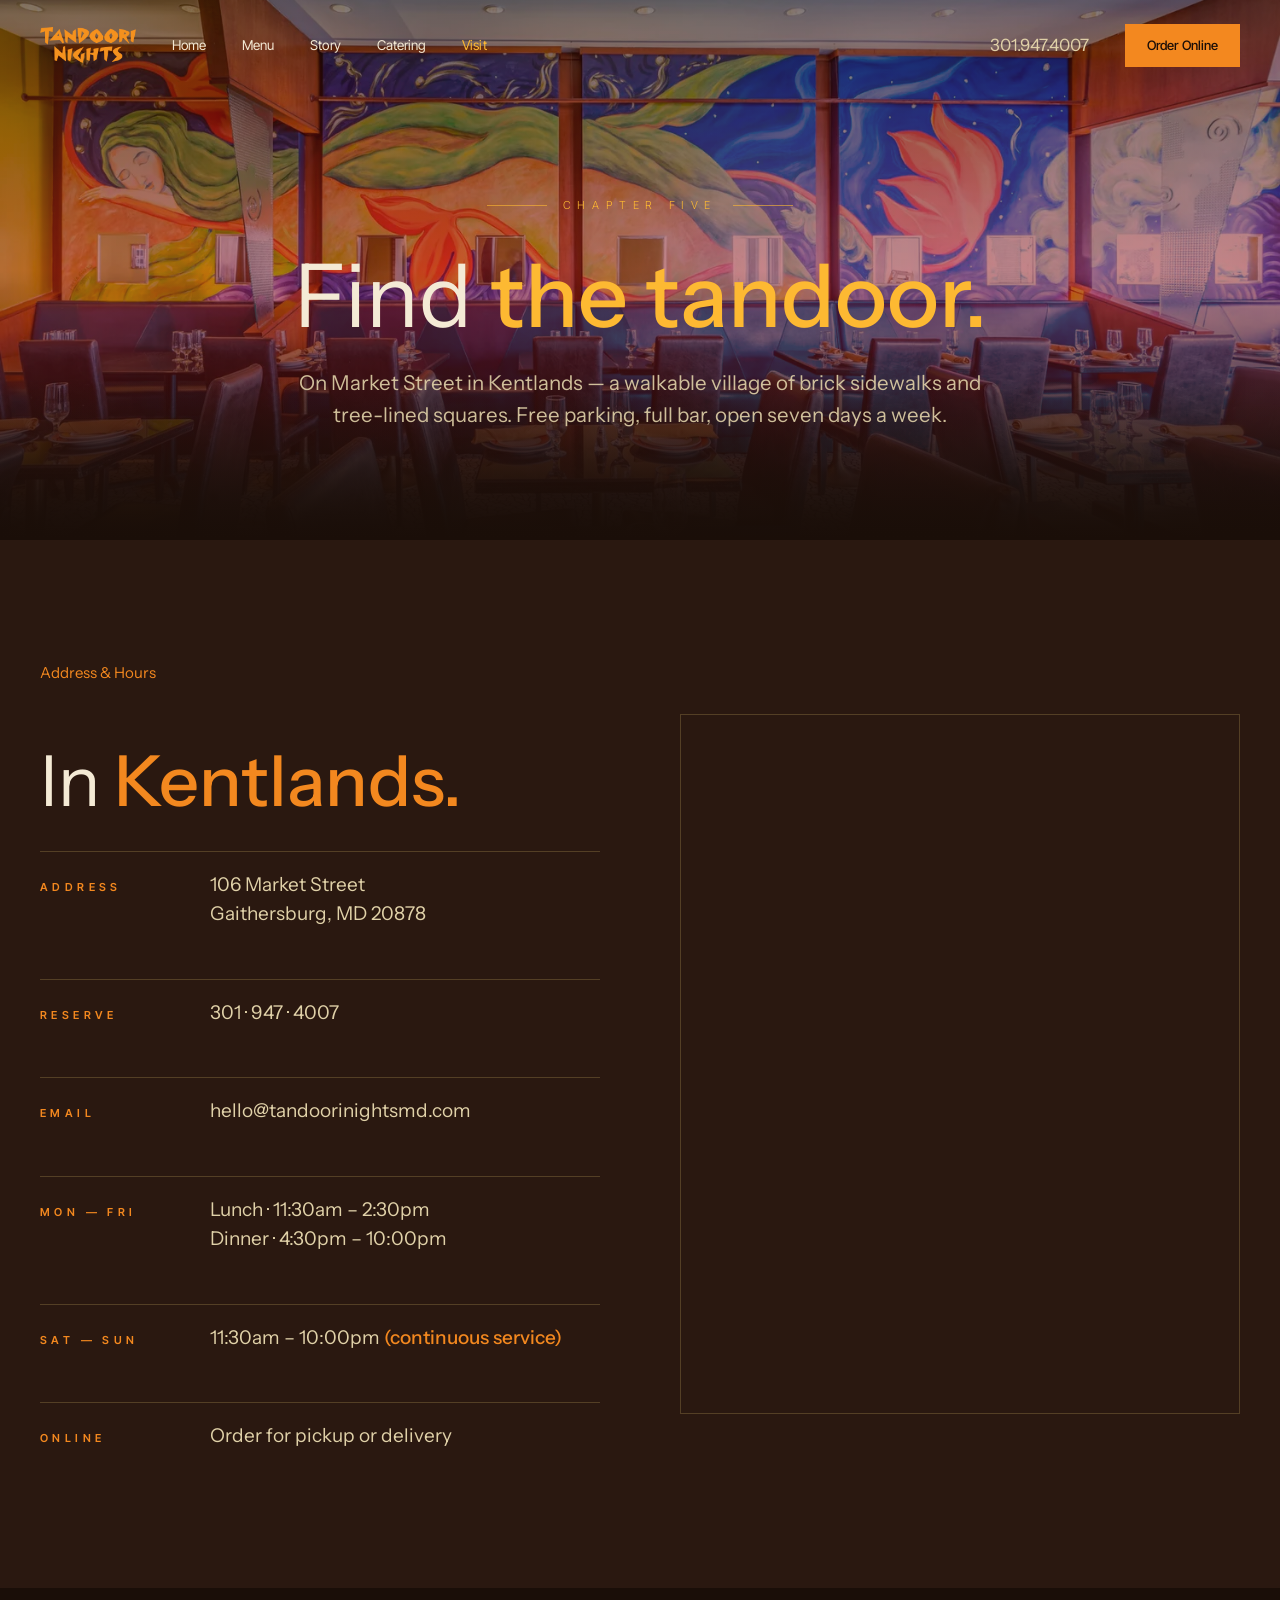
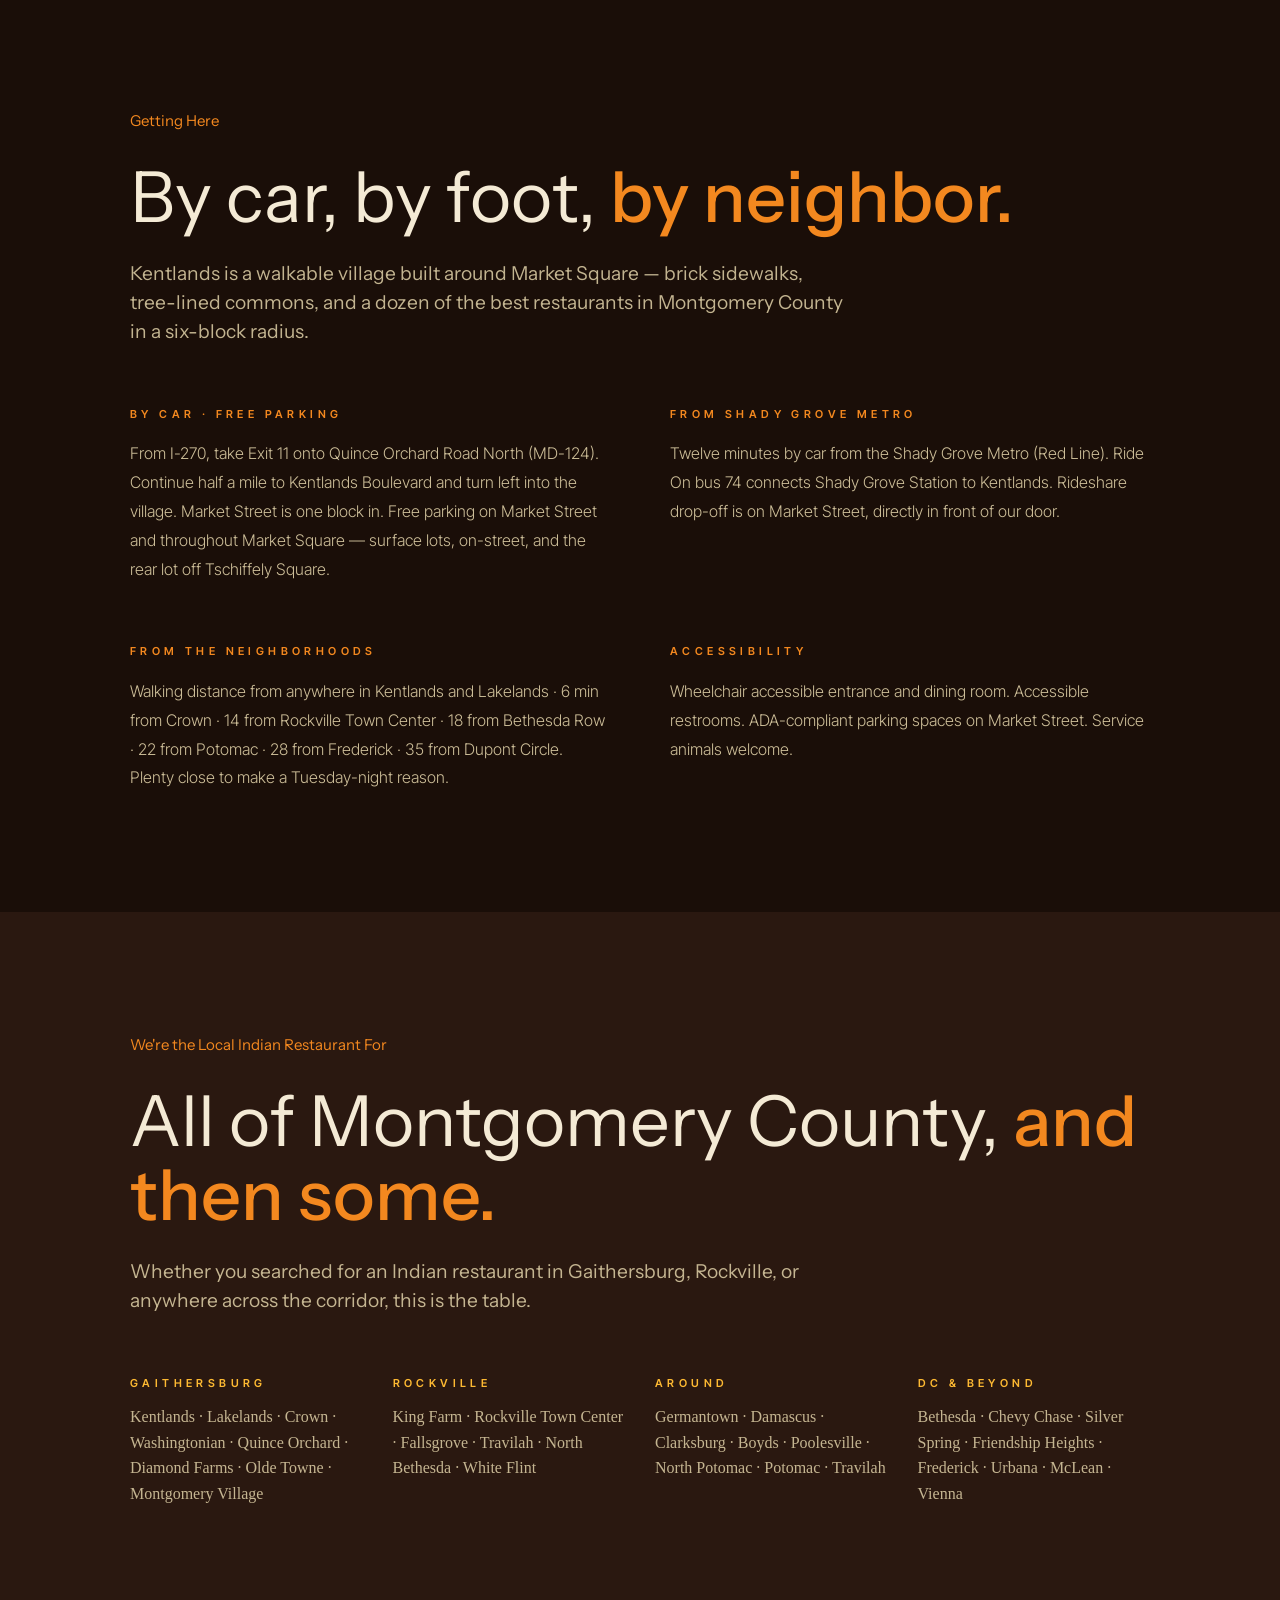
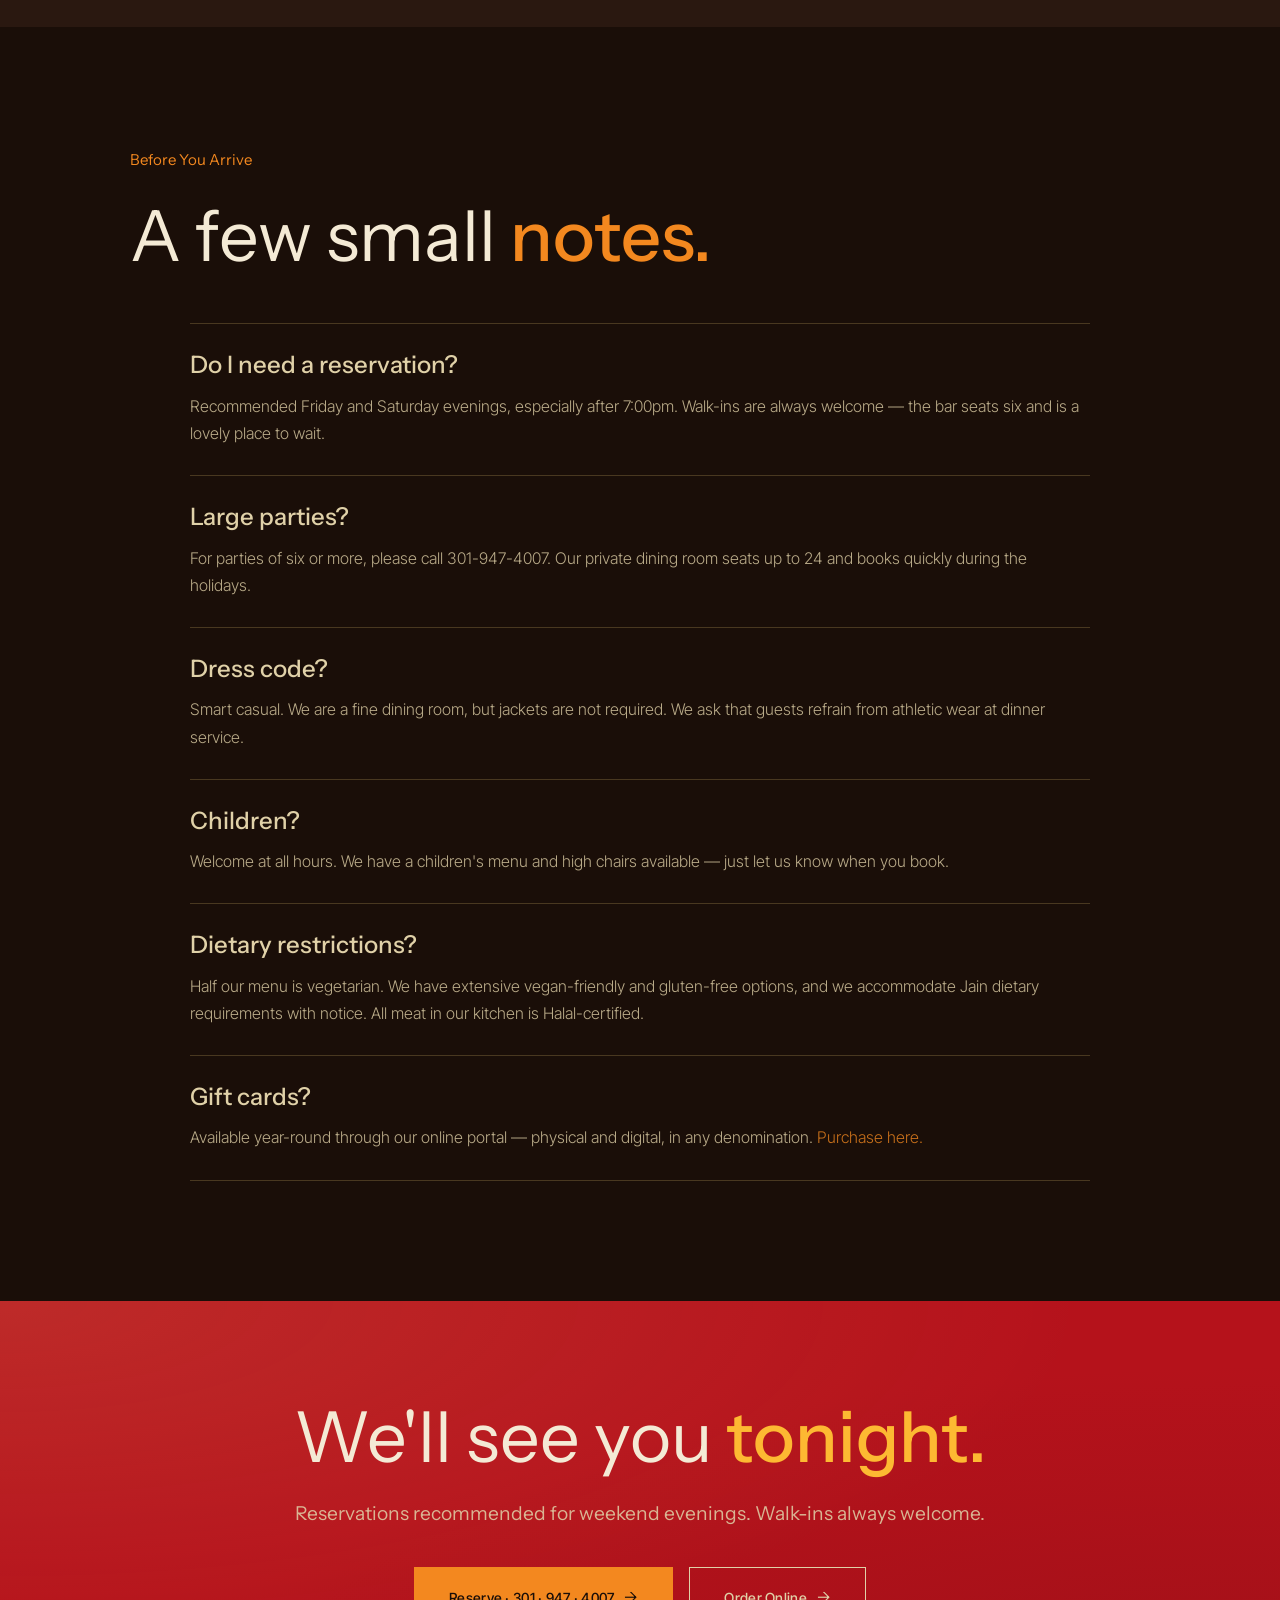
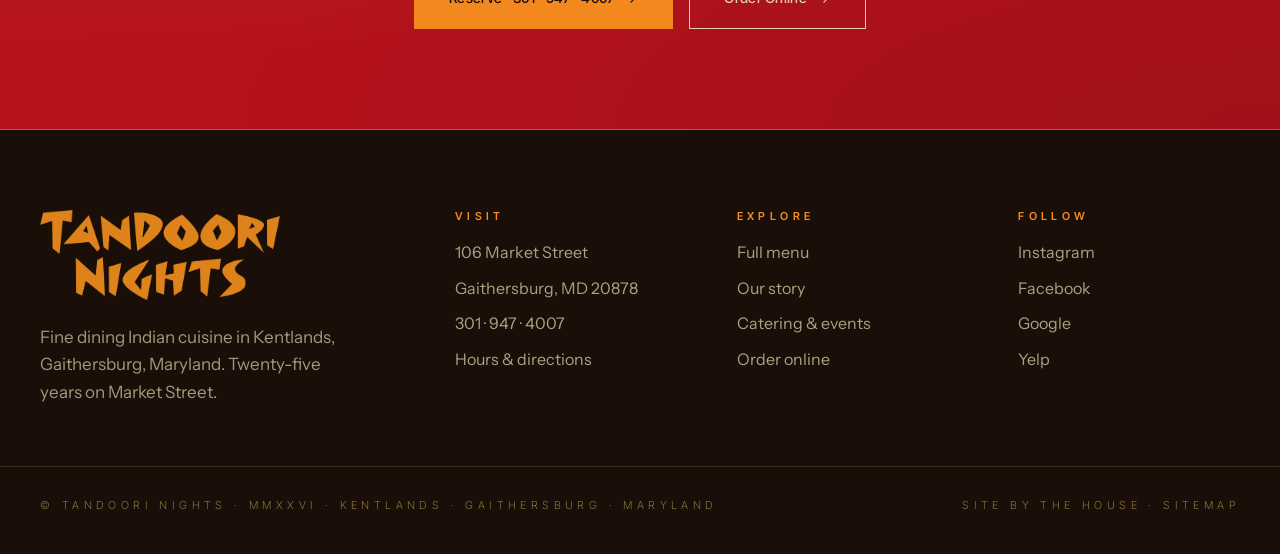
<file: visit.html>
<!DOCTYPE html>
<html lang="en">
<head>
<meta charset="UTF-8" />
<meta name="viewport" content="width=device-width, initial-scale=1.0" />
<meta name="theme-color" content="#B5121B" />

<title>Visit · Hours · Reservations | Tandoori Nights — 106 Market St, Gaithersburg MD</title>
<meta name="description" content="Visit Tandoori Nights at 106 Market Street in Kentlands, Gaithersburg, Maryland. Open seven days a week. Lunch 11:30am–2:30pm, dinner 4:30pm–10:00pm. Free parking in Kentlands Market Square. Reservations: 301-947-4007. Serving Gaithersburg, Rockville, Bethesda, Germantown, Potomac." />
<meta name="keywords" content="tandoori nights hours, indian restaurant kentlands gaithersburg, indian restaurant directions kentlands, indian restaurant 106 market street, indian restaurant kentlands market square, indian restaurant near me 20878, parking indian restaurant kentlands" />
<meta name="robots" content="index, follow, max-image-preview:large" />
<link rel="canonical" href="https://tandoorinightsmd.com/visit.html" />

<meta property="og:type" content="website" />
<meta property="og:title" content="Visit Tandoori Nights · 106 Market Street, Gaithersburg MD" />
<meta property="og:description" content="Hours, directions, parking, reservations." />
<meta property="og:url" content="https://tandoorinightsmd.com/visit.html" />
<meta property="og:image" content="https://tandoorinightsmd.com/extracted/photos/hero.jpg" />

<link rel="icon" type="image/png" href="extracted/assets/logo-saffron.png" />
<link rel="preconnect" href="https://fonts.googleapis.com" />
<link rel="preconnect" href="https://fonts.gstatic.com" crossorigin />
<link href="https://fonts.googleapis.com/css2?family=Instrument+Serif:ital@0;1&family=Instrument+Sans:wght@400;500;600&family=Inter+Tight:wght@300;400;500;600;700&display=swap" rel="stylesheet" />
<link rel="stylesheet" href="styles.css" />

<script type="application/ld+json">
{
  "@context": "https://schema.org",
  "@type": "ContactPage",
  "name": "Visit Tandoori Nights",
  "url": "https://tandoorinightsmd.com/visit.html",
  "mainEntity": { "@id": "https://tandoorinightsmd.com/#restaurant" }
}
</script>
</head>
<body>

<nav class="nav-min scrolled" id="nav">
  <div class="left">
    <a href="index.html" class="mark" aria-label="Tandoori Nights, home">
      <img src="extracted/assets/logo-saffron.png" alt="Tandoori Nights" />
    </a>
    <a href="index.html" class="lnk">Home</a>
    <a href="menu.html" class="lnk">Menu</a>
    <a href="about.html" class="lnk">Story</a>
    <a href="catering.html" class="lnk">Catering</a>
    <a href="visit.html" class="lnk active">Visit</a>
  </div>
  <div class="right">
    <a href="tel:+13019474007" class="tel">301.947.4007</a>
    <a href="https://www.toasttab.com/tandoori-nights-106-market-street/v3" class="reserve" rel="noopener">Order Online</a>
  </div>
</nav>

<header class="page-header with-photo" style="background-image: url('extracted/photos/hero.jpg');">
  <div class="page-header-inner">
    <div class="hero-eyebrow">Chapter Five</div>
    <h1>Find <em>the tandoor.</em></h1>
    <p class="lede">On Market Street in Kentlands — a walkable village of brick sidewalks and tree-lined squares. Free parking, full bar, open seven days a week.</p>
  </div>
</header>

<!-- Address & Hours block -->
<section class="bg-ink-soft">
  <div class="container">
    <div class="visit-grid">
      <div class="visit-info">
        <div class="section-label">Address &amp; Hours</div>
        <h2 class="section-title">In <em>Kentlands.</em></h2>

        <div class="visit-row">
          <strong>Address</strong>
          <span><a href="https://www.google.com/maps?q=106+Market+St,+Gaithersburg,+MD+20878">106 Market Street<br/>Gaithersburg, MD 20878</a></span>
        </div>
        <div class="visit-row">
          <strong>Reserve</strong>
          <span><a href="tel:+13019474007">301 · 947 · 4007</a></span>
        </div>
        <div class="visit-row">
          <strong>Email</strong>
          <span><a href="mailto:hello@tandoorinightsmd.com">hello@tandoorinightsmd.com</a></span>
        </div>
        <div class="visit-row">
          <strong>Mon — Fri</strong>
          <span>Lunch · 11:30am – 2:30pm<br/>Dinner · 4:30pm – 10:00pm</span>
        </div>
        <div class="visit-row">
          <strong>Sat — Sun</strong>
          <span>11:30am – 10:00pm <em style="color: var(--saffron); ">(continuous service)</em></span>
        </div>
        <div class="visit-row">
          <strong>Online</strong>
          <span><a href="https://www.toasttab.com/tandoori-nights-106-market-street/v3">Order for pickup or delivery</a></span>
        </div>
      </div>
      <div class="map-frame">
        <iframe src="https://www.google.com/maps/embed?pb=!1m18!1m12!1m3!1d3093.0!2d-77.196915!3d39.143086!2m3!1f0!2f0!3f0!3m2!1i1024!2i768!4f13.1!3m3!1m2!1s0x0%3A0x0!2sTandoori%20Nights!5e0!3m2!1sen!2sus!4v1700000000000" loading="lazy" title="Map of Tandoori Nights, 106 Market Street, Gaithersburg MD"></iframe>
      </div>
    </div>
  </div>
</section>

<!-- Getting Here -->
<section class="bg-ink">
  <div class="content">
    <div class="section-label">Getting Here</div>
    <h2 class="section-title">By car, by foot, <em>by neighbor.</em></h2>
    <p class="section-lede">Kentlands is a walkable village built around Market Square — brick sidewalks, tree-lined commons, and a dozen of the best restaurants in Montgomery County in a six-block radius.</p>

    <div style="display: grid; grid-template-columns: repeat(2, 1fr); gap: 60px; margin-top: 40px;">
      <div>
        <div class="detail" style="color: var(--saffron); margin-bottom: 16px;">By Car · Free Parking</div>
        <p class="body-text">From I-270, take Exit 11 onto Quince Orchard Road North (MD-124). Continue half a mile to Kentlands Boulevard and turn left into the village. Market Street is one block in. Free parking on Market Street and throughout Market Square — surface lots, on-street, and the rear lot off Tschiffely Square.</p>
      </div>
      <div>
        <div class="detail" style="color: var(--saffron); margin-bottom: 16px;">From Shady Grove Metro</div>
        <p class="body-text">Twelve minutes by car from the Shady Grove Metro (Red Line). Ride On bus 74 connects Shady Grove Station to Kentlands. Rideshare drop-off is on Market Street, directly in front of our door.</p>
      </div>
      <div>
        <div class="detail" style="color: var(--saffron); margin-bottom: 16px;">From the Neighborhoods</div>
        <p class="body-text">Walking distance from anywhere in Kentlands and Lakelands · 6 min from Crown · 14 from Rockville Town Center · 18 from Bethesda Row · 22 from Potomac · 28 from Frederick · 35 from Dupont Circle. Plenty close to make a Tuesday-night reason.</p>
      </div>
      <div>
        <div class="detail" style="color: var(--saffron); margin-bottom: 16px;">Accessibility</div>
        <p class="body-text">Wheelchair accessible entrance and dining room. Accessible restrooms. ADA-compliant parking spaces on Market Street. Service animals welcome.</p>
      </div>
    </div>
  </div>
</section>

<!-- Local Areas / SEO landing -->
<section class="bg-ink-soft">
  <div class="content">
    <div class="section-label">We're the Local Indian Restaurant For</div>
    <h2 class="section-title">All of Montgomery County, <em>and then some.</em></h2>
    <p class="section-lede">Whether you searched for an Indian restaurant in Gaithersburg, Rockville, or anywhere across the corridor, this is the table.</p>

    <div style="display: grid; grid-template-columns: repeat(4, 1fr); gap: 30px; margin-top: 40px; font-family: 'EB Garamond', serif; font-size: 18px; color: var(--cream-pale);">
      <div>
        <div class="detail" style="color: var(--turmeric); margin-bottom: 12px;">Gaithersburg</div>
        <p style="opacity: 0.85; font-size: 16px;">Kentlands · Lakelands · Crown · Washingtonian · Quince Orchard · Diamond Farms · Olde Towne · Montgomery Village</p>
      </div>
      <div>
        <div class="detail" style="color: var(--turmeric); margin-bottom: 12px;">Rockville</div>
        <p style="opacity: 0.85; font-size: 16px;">King Farm · Rockville Town Center · Fallsgrove · Travilah · North Bethesda · White Flint</p>
      </div>
      <div>
        <div class="detail" style="color: var(--turmeric); margin-bottom: 12px;">Around</div>
        <p style="opacity: 0.85; font-size: 16px;">Germantown · Damascus · Clarksburg · Boyds · Poolesville · North Potomac · Potomac · Travilah</p>
      </div>
      <div>
        <div class="detail" style="color: var(--turmeric); margin-bottom: 12px;">DC &amp; Beyond</div>
        <p style="opacity: 0.85; font-size: 16px;">Bethesda · Chevy Chase · Silver Spring · Friendship Heights · Frederick · Urbana · McLean · Vienna</p>
      </div>
    </div>
  </div>
</section>

<!-- Reservation policy -->
<section class="bg-ink">
  <div class="content">
    <div class="section-label">Before You Arrive</div>
    <h2 class="section-title">A few small <em>notes.</em></h2>

    <div class="faq-list" style="margin-top: 50px;">
      <div class="faq-item">
        <h3 class="faq-question">Do I need a reservation?</h3>
        <p class="faq-answer">Recommended Friday and Saturday evenings, especially after 7:00pm. Walk-ins are always welcome — the bar seats six and is a lovely place to wait.</p>
      </div>
      <div class="faq-item">
        <h3 class="faq-question">Large parties?</h3>
        <p class="faq-answer">For parties of six or more, please call 301-947-4007. Our private dining room seats up to 24 and books quickly during the holidays.</p>
      </div>
      <div class="faq-item">
        <h3 class="faq-question">Dress code?</h3>
        <p class="faq-answer">Smart casual. We are a fine dining room, but jackets are not required. We ask that guests refrain from athletic wear at dinner service.</p>
      </div>
      <div class="faq-item">
        <h3 class="faq-question">Children?</h3>
        <p class="faq-answer">Welcome at all hours. We have a children's menu and high chairs available — just let us know when you book.</p>
      </div>
      <div class="faq-item">
        <h3 class="faq-question">Dietary restrictions?</h3>
        <p class="faq-answer">Half our menu is vegetarian. We have extensive vegan-friendly and gluten-free options, and we accommodate Jain dietary requirements with notice. All meat in our kitchen is Halal-certified.</p>
      </div>
      <div class="faq-item">
        <h3 class="faq-question">Gift cards?</h3>
        <p class="faq-answer">Available year-round through our online portal — physical and digital, in any denomination. <a href="https://www.toasttab.com/tandoori-nights-106-market-street/giftcards" style="color: var(--saffron);">Purchase here.</a></p>
      </div>
    </div>
  </div>
</section>

<!-- CTA -->
<section class="bg-red" style="padding: 100px 40px; text-align: center;">
  <div class="content">
    <h2 class="section-title" style="color: var(--bone);">We'll see you <em style="color: var(--turmeric);">tonight.</em></h2>
    <p class="section-lede" style="color: var(--cream-pale); margin: 0 auto 40px;">Reservations recommended for weekend evenings. Walk-ins always welcome.</p>
    <div style="display: flex; gap: 16px; justify-content: center; flex-wrap: wrap;">
      <a href="tel:+13019474007" class="btn btn-saffron btn-large btn-arrow">Reserve · 301 · 947 · 4007</a>
      <a href="https://www.toasttab.com/tandoori-nights-106-market-street/v3" class="btn btn-outline-cream btn-large btn-arrow">Order Online</a>
    </div>
  </div>
</section>

<footer class="site-footer">
  <div class="footer-grid">
    <div class="footer-brand">
      <img src="extracted/assets/logo-saffron.png" alt="Tandoori Nights logo" />
      <p>Fine dining Indian cuisine in Kentlands, Gaithersburg, Maryland. Twenty-five years on Market Street.</p>
    </div>
    <div class="footer-col">
      <h4>Visit</h4>
      <ul>
        <li><a href="https://www.google.com/maps?q=106+Market+St,+Gaithersburg,+MD+20878">106 Market Street</a></li>
        <li><a href="https://www.google.com/maps?q=106+Market+St,+Gaithersburg,+MD+20878">Gaithersburg, MD 20878</a></li>
        <li><a href="tel:+13019474007">301 · 947 · 4007</a></li>
        <li><a href="visit.html">Hours &amp; directions</a></li>
      </ul>
    </div>
    <div class="footer-col">
      <h4>Explore</h4>
      <ul>
        <li><a href="menu.html">Full menu</a></li>
        <li><a href="about.html">Our story</a></li>
        <li><a href="catering.html">Catering &amp; events</a></li>
        <li><a href="https://www.toasttab.com/tandoori-nights-106-market-street/v3">Order online</a></li>
      </ul>
    </div>
    <div class="footer-col">
      <h4>Follow</h4>
      <ul>
        <li><a href="https://www.instagram.com/tandoorinights">Instagram</a></li>
        <li><a href="https://www.facebook.com/tandoorinights">Facebook</a></li>
        <li><a href="https://www.google.com/search?q=Tandoori+Nights+Gaithersburg">Google</a></li>
        <li><a href="https://www.yelp.com/biz/tandoori-nights-gaithersburg">Yelp</a></li>
      </ul>
    </div>
  </div>
  <div class="footer-bottom">
    <div>© Tandoori Nights · MMXXVI · Kentlands · Gaithersburg · Maryland</div>
    <div>Site by the house · <a href="sitemap.xml">Sitemap</a></div>
  </div>
</footer>

<script>
  const nav = document.getElementById('nav');
  window.addEventListener('scroll', () => nav.classList.toggle('scrolled', window.scrollY > 60), { passive: true });
</script>

</body>
</html>
</file>
<file: styles.css>
/* ================================================================
   TANDOORI NIGHTS — Master Stylesheet
   Fine Dining Indian Cuisine · Gaithersburg, Maryland · Est. 2002
   ================================================================ */

:root {
  --tandoor: #B5121B;
  --tandoor-deep: #8C0E15;
  --bright-red: #E2121F;
  --saffron: #F3881F;
  --turmeric: #FDB932;
  --turmeric-pale: #FFC228;
  --olive: #59582B;
  --olive-deep: #3F3D1B;
  --cream: #D5C59B;
  --cream-pale: #E0D1A8;
  --gold: #B59A58;
  --gold-deep: #8B7138;
  --sienna: #753B21;
  --sienna-deep: #5C2509;
  --damask: #DAA4B4;
  --bone: #F4EAD5;
  --ink: #1A0E08;
  --ink-soft: #2a1810;

  --container: 1400px;
  --content: 1100px;
  --narrow: 760px;

  --easing: cubic-bezier(0.25, 1, 0.5, 1);
  --easing-spring: cubic-bezier(0.34, 1.56, 0.64, 1);
}

*, *::before, *::after { margin: 0; padding: 0; box-sizing: border-box; }
html { scroll-behavior: smooth; }
img, svg { max-width: 100%; display: block; }

body {
  background: var(--ink);
  color: var(--bone);
  font-family: 'Inter Tight', system-ui, sans-serif;
  font-weight: 300;
  line-height: 1.6;
  overflow-x: hidden;
  -webkit-font-smoothing: antialiased;
  -moz-osx-font-smoothing: grayscale;
}

a { color: inherit; text-decoration: none; }

::selection { background: var(--saffron); color: var(--ink); }

em, i {
  font-style: normal;
  color: var(--turmeric);
  font-weight: 500;
}

/* ============================================================
   ORNAMENTS & PATTERNS — used as accents, not wallpaper
   ============================================================ */

/* Single ornament mark above section headlines */
.fleuron {
  display: block;
  width: 56px;
  height: auto;
  margin-bottom: 36px;
  opacity: 0.85;
}
.fleuron.center { margin-left: auto; margin-right: auto; }
.fleuron.lg { width: 78px; }
.fleuron.sm { width: 42px; }

/* Thin pattern strip — used as ornamental divider between sections */
.pat-strip {
  height: 56px;
  background-image: url('extracted/assets/pattern-damask-tile.png');
  background-size: 70px 70px;
  background-repeat: repeat-x;
  background-position: center;
  opacity: 0.12;
  pointer-events: none;
}
.pat-strip.dark { background-color: var(--ink); opacity: 0.16; }
.pat-strip.cream { background-color: var(--cream); filter: invert(0.15) sepia(0.4); opacity: 0.5; height: 48px; }

/* Hero damask whisper — almost invisible texture for depth */
.hero-immersive {
  position: relative;
}
.hero-immersive .pat-whisper {
  position: absolute;
  inset: 0;
  background-image: url('extracted/assets/pattern-damask-tile.png');
  background-size: 280px 280px;
  background-repeat: repeat;
  opacity: 0.05;
  mix-blend-mode: overlay;
  z-index: 1;
  pointer-events: none;
}

/* Side flourishes — bold, visible swirl ornaments as brand moments */
.side-flourish {
  position: absolute;
  pointer-events: none;
  z-index: 1;
}
.side-flourish.hero-left  {
  left: -10%; top: -6%;
  width: 55%;
  opacity: 0.45;
  mix-blend-mode: screen;
}
.side-flourish.hero-right {
  right: -12%; bottom: -8%;
  width: 50%;
  opacity: 0.32;
  transform: scaleX(-1);
  mix-blend-mode: screen;
}
.side-flourish.cream-left {
  left: -5%; top: 50%;
  transform: translateY(-50%);
  width: 38%;
  opacity: 0.25;
}
.side-flourish.cream-right {
  right: -4%; bottom: -5%;
  width: 32%;
  opacity: 0.28;
  transform: scaleX(-1) rotate(8deg);
}
.side-flourish.dark-accent {
  opacity: 0.22;
  mix-blend-mode: screen;
}

/* Big leaf flourish as a section divider */
.divider-flourish {
  display: flex;
  align-items: center;
  justify-content: center;
  padding: 50px 40px;
  background: var(--ink);
  position: relative;
}
.divider-flourish::before, .divider-flourish::after {
  content: "";
  flex: 1;
  height: 1px;
  background: linear-gradient(90deg, transparent, var(--gold-deep), transparent);
  max-width: 380px;
  margin: 0 28px;
}
.divider-flourish img {
  height: 56px;
  width: auto;
  filter: brightness(1.5) saturate(1.3);
  opacity: 0.85;
}
.divider-flourish.cream { background: var(--cream); }
.divider-flourish.cream::before, .divider-flourish.cream::after {
  background: linear-gradient(90deg, transparent, var(--sienna), transparent);
}
.divider-flourish.cream img {
  filter: none;
  opacity: 0.7;
}

/* Gold frame corner */
.gold-frame {
  position: absolute;
  pointer-events: none;
  z-index: 1;
  width: 240px;
  opacity: 0.5;
}
.gold-frame.tl { top: 40px; left: 40px; }
.gold-frame.tr { top: 40px; right: 40px; transform: scaleX(-1); }
.gold-frame.bl { bottom: 40px; left: 40px; transform: scaleY(-1); }
.gold-frame.br { bottom: 40px; right: 40px; transform: scale(-1, -1); }

@media (max-width: 720px) {
  .side-flourish.hero-left, .side-flourish.hero-right { width: 70%; opacity: 0.25; }
  .side-flourish.cream-left, .side-flourish.cream-right { width: 50%; opacity: 0.18; }
  .gold-frame { width: 120px; }
  .divider-flourish img { height: 38px; }
}

/* Gold corner accents — used at edges of cream/photo sections */
.corner-flourish {
  position: absolute;
  width: 110px;
  height: auto;
  pointer-events: none;
  opacity: 0.65;
  z-index: 2;
}
.corner-flourish.tl { top: 32px; left: 32px; }
.corner-flourish.tr { top: 32px; right: 32px; transform: scaleX(-1); }
.corner-flourish.bl { bottom: 32px; left: 32px; transform: scaleY(-1); }
.corner-flourish.br { bottom: 32px; right: 32px; transform: scale(-1, -1); }

@media (max-width: 720px) {
  .corner-flourish { width: 70px; }
  .fleuron { width: 44px; margin-bottom: 24px; }
  .side-flourish { display: none; }
}
.bg-cream em, .bg-cream i,
.statement.cream em, .statement.cream i,
.menu-section em, .menu-section i { color: var(--tandoor); font-weight: 500; }

/* ============================================================
   TYPOGRAPHY
   ============================================================ */

.eyebrow {
  font-family: 'Inter Tight', system-ui, sans-serif;
  font-weight: 300;
  font-size: 11px;
  letter-spacing: 0.6em;
  text-transform: uppercase;
  color: var(--saffron);
  display: inline-flex;
  align-items: center;
  gap: 16px;
}
.eyebrow::before, .eyebrow::after {
  content: ""; width: 60px; height: 1px; background: var(--saffron); opacity: 0.6;
}

.section-label {
  display: inline-block;
  font-family: 'Instrument Sans', 'Inter Tight', system-ui, sans-serif;
  font-style: normal;
  font-size: 15px;
  font-weight: 400;
  letter-spacing: 0;
  text-transform: none;
  color: var(--saffron);
  margin-bottom: 28px;
  position: relative;
  padding-left: 0;
}
.section-label::before { content: none; }
.section-label.center { display: block; text-align: center; }

h1, h2, h3, h4 { font-weight: 400; line-height: 1.1; }

.display {
  font-family: 'Instrument Sans', 'Inter Tight', system-ui, sans-serif;
  font-size: clamp(48px, 7vw, 96px);
  font-weight: 400;
  line-height: 1.02;
  letter-spacing: -0.01em;
}
.display em { color: var(--saffron); font-style: normal; font-weight: 500; }

.section-title {
  font-family: 'Instrument Sans', 'Inter Tight', system-ui, sans-serif;
  font-size: clamp(40px, 5.5vw, 72px);
  font-weight: 400;
  line-height: 1.05;
  margin-bottom: 24px;
}
.section-title em { color: var(--saffron); font-style: normal; font-weight: 500; }
.section-title.large { font-size: clamp(48px, 6.5vw, 88px); }

.section-lede {
  font-family: 'Instrument Sans', 'Inter Tight', system-ui, sans-serif;
  font-style: normal;
  font-size: clamp(18px, 1.5vw, 24px);
  color: var(--cream-pale);
  opacity: 0.85;
  max-width: 720px;
  margin-bottom: 60px;
  line-height: 1.5;
}

.tandoor-head {
  font-family: 'Instrument Sans', 'Inter Tight', system-ui, sans-serif;
  font-style: normal;
  font-weight: 400;
  font-size: clamp(40px, 5.5vw, 76px);
  letter-spacing: -0.025em;
  line-height: 1;
  color: var(--tandoor);
  text-transform: none;
  font-variation-settings: "opsz" 144, "SOFT" 100;
}
.tandoor-head .echo { display: none; }
.tandoor-head.on-dark { color: var(--turmeric); }

.detail {
  font-family: 'Inter Tight', system-ui, sans-serif;
  font-size: 11px;
  letter-spacing: 0.4em;
  text-transform: uppercase;
  font-weight: 600;
}

.editorial {
  font-family: 'Instrument Sans', 'Inter Tight', system-ui, sans-serif;
  font-style: normal;
  font-size: clamp(20px, 1.8vw, 28px);
  line-height: 1.5;
  color: var(--cream-pale);
}

p { margin-bottom: 1em; }
p:last-child { margin-bottom: 0; }

.body-text {
  font-size: 16px;
  line-height: 1.8;
  color: var(--cream-pale);
  opacity: 0.9;
}
.body-text strong { color: var(--turmeric); font-weight: 600; }
.body-text.on-cream { color: var(--ink); opacity: 0.85; }
.body-text.on-cream strong { color: var(--tandoor); }

.body-text-large {
  font-family: 'Instrument Sans', 'Inter Tight', system-ui, sans-serif;
  font-size: clamp(20px, 1.7vw, 26px);
  line-height: 1.55;
  color: var(--cream-pale);
}

/* ============================================================
   LAYOUT
   ============================================================ */

.container { max-width: var(--container); margin: 0 auto; padding: 0 40px; }
.content { max-width: var(--content); margin: 0 auto; padding: 0 40px; }
.narrow { max-width: var(--narrow); margin: 0 auto; padding: 0 40px; }

section { padding: 120px 0; position: relative; }
section.tight { padding: 80px 0; }
section.tall { padding: 160px 0; }

.bg-red {
  background: var(--tandoor);
  background-image:
    radial-gradient(ellipse at top left, rgba(252,221,143,0.12), transparent 60%),
    radial-gradient(ellipse at bottom right, rgba(140,14,21,0.5), transparent 60%);
}
.bg-cream { background: var(--cream); color: var(--ink); }
.bg-cream-pale { background: var(--cream-pale); color: var(--ink); }
.bg-olive { background: var(--olive-deep); }
.bg-ink { background: var(--ink); }
.bg-ink-soft { background: var(--ink-soft); }
.bg-turmeric { background: var(--turmeric); color: var(--ink); }
.bg-gradient-down {
  background: linear-gradient(180deg, var(--ink) 0%, var(--ink-soft) 100%);
}

.divider {
  height: 1px;
  background: linear-gradient(90deg, transparent, rgba(245,184,65,0.4), transparent);
  margin: 0;
}
.divider.gold {
  background: linear-gradient(90deg, transparent, var(--gold-deep), transparent);
}

/* ============================================================
   NAV
   ============================================================ */

.nav {
  position: fixed;
  top: 0; left: 0; right: 0;
  z-index: 100;
  padding: 20px 40px;
  display: flex;
  align-items: center;
  justify-content: space-between;
  transition: all 0.45s var(--easing);
  background: linear-gradient(180deg, rgba(26,14,8,0.6), transparent);
}
.nav.scrolled {
  background: rgba(26, 14, 8, 0.94);
  backdrop-filter: blur(14px);
  -webkit-backdrop-filter: blur(14px);
  padding: 12px 40px;
  border-bottom: 1px solid rgba(245,184,65,0.15);
}

.nav-logo { display: flex; align-items: center; gap: 14px; }
.nav-logo img {
  height: 40px;
  transition: height 0.45s var(--easing);
}
.nav.scrolled .nav-logo img { height: 32px; }

.nav-center {
  display: flex;
  gap: 36px;
  list-style: none;
}
.nav-center a {
  color: var(--bone);
  font-family: 'Inter Tight', system-ui, sans-serif;
  font-size: 13.5px;
  letter-spacing: 0.01em;
  text-transform: none;
  font-weight: 400;
  transition: color 0.3s var(--easing);
  position: relative;
  padding: 8px 0;
  display: inline-block;
}
.nav-center a::after {
  content: ""; position: absolute;
  bottom: 0; left: 50%;
  width: 0; height: 1px;
  background: var(--saffron);
  transition: all 0.3s var(--easing);
  transform: translateX(-50%);
}
.nav-center a:hover { color: var(--turmeric); }
.nav-center a:hover::after { width: 100%; }
.nav-center a.active { color: var(--turmeric); }
.nav-center a.active::after { width: 100%; }

.nav-cta {
  display: flex;
  gap: 16px;
  align-items: center;
}

.nav-phone {
  font-family: 'Instrument Sans', 'Inter Tight', system-ui, sans-serif;
  font-style: normal;
  color: var(--cream-pale);
  font-size: 16px;
  letter-spacing: 0;
  font-weight: 400;
  text-transform: none;
  transition: color 0.3s var(--easing);
}
.nav-phone:hover { color: var(--turmeric); }

/* ============================================================
   BUTTONS
   ============================================================ */

.btn {
  display: inline-flex;
  align-items: center;
  justify-content: center;
  gap: 10px;
  padding: 13px 24px;
  font-family: 'Inter Tight', system-ui, sans-serif;
  font-size: 13px;
  letter-spacing: 0.02em;
  text-transform: none;
  font-weight: 500;
  border: 1px solid;
  background: transparent;
  cursor: pointer;
  transition: all 0.35s var(--easing);
  position: relative;
  overflow: hidden;
}
.btn-arrow::after { content: " →"; font-family: 'Instrument Sans', 'Inter Tight', system-ui, sans-serif; font-style: normal; font-weight: 400; font-size: 16px; letter-spacing: 0; transition: transform 0.3s var(--easing); }
.btn-arrow:hover::after { transform: translateX(4px); }
.btn-saffron {
  background: var(--saffron);
  border-color: var(--saffron);
  color: var(--ink);
}
.btn-saffron:hover {
  background: var(--turmeric);
  border-color: var(--turmeric);
  transform: translateY(-1px);
  box-shadow: 0 8px 24px rgba(243,136,31,0.3);
}
.btn-outline-cream {
  border-color: var(--cream-pale);
  color: var(--cream-pale);
}
.btn-outline-cream:hover {
  background: var(--cream-pale);
  color: var(--ink);
}
.btn-outline-saffron {
  border-color: var(--saffron);
  color: var(--saffron);
}
.btn-outline-saffron:hover {
  background: var(--saffron);
  color: var(--ink);
}
.btn-outline-red {
  border-color: var(--tandoor);
  color: var(--tandoor);
}
.btn-outline-red:hover {
  background: var(--tandoor);
  color: var(--bone);
}
.btn-tandoor {
  background: var(--tandoor);
  border-color: var(--tandoor);
  color: var(--bone);
}
.btn-tandoor:hover { background: var(--tandoor-deep); border-color: var(--tandoor-deep); }
.btn-ghost {
  border-color: transparent;
  color: var(--bone);
  padding: 16px 16px;
}
.btn-ghost:hover { color: var(--turmeric); }

.btn-large { padding: 17px 34px; font-size: 14px; }

/* ============================================================
   HERO
   ============================================================ */

.hero {
  min-height: 100vh;
  position: relative;
  background-color: var(--ink);
  background-size: cover;
  background-position: center;
  display: flex;
  align-items: flex-end;
  padding: 0;
  text-align: left;
  overflow: hidden;
}
.hero::before {
  content: "";
  position: absolute;
  inset: 0;
  background:
    linear-gradient(180deg, rgba(26,14,8,0.55) 0%, rgba(26,14,8,0.05) 22%, transparent 45%, rgba(26,14,8,0.45) 70%, rgba(26,14,8,0.94) 100%),
    radial-gradient(ellipse at 28% 80%, rgba(26,14,8,0.55), transparent 65%);
  z-index: 1;
  pointer-events: none;
}
.hero::after {
  content: "";
  position: absolute;
  bottom: 0; left: 0; right: 0;
  height: 50px;
  background: linear-gradient(180deg, transparent, var(--ink));
  z-index: 1;
}

.hero-content {
  position: relative;
  z-index: 2;
  width: 100%;
  max-width: var(--container);
  margin: 0 auto;
  padding: 0 80px 110px;
}
.hero-content::before {
  content: "";
  display: block;
  width: 56px;
  height: 1px;
  background: var(--saffron);
  margin-bottom: 32px;
}

.hero-eyebrow-fine {
  font-family: 'Instrument Sans', 'Inter Tight', system-ui, sans-serif;
  font-style: normal;
  font-size: 15px;
  font-weight: 400;
  color: var(--turmeric);
  margin-bottom: 28px;
  letter-spacing: 0;
  text-shadow: 0 2px 18px rgba(0,0,0,0.5);
}

.hero-display {
  font-family: 'Instrument Sans', 'Inter Tight', system-ui, sans-serif;
  font-size: clamp(64px, 9vw, 168px);
  line-height: 0.9;
  font-weight: 300;
  font-style: normal;
  font-variation-settings: "opsz" 144, "SOFT" 100;
  color: var(--bone);
  letter-spacing: -0.045em;
  margin-bottom: 36px;
  text-shadow: 0 4px 40px rgba(0,0,0,0.55);
  max-width: 14ch;
}
.hero-display em {
  color: var(--turmeric);
  font-style: normal;
  font-weight: 400;
  font-variation-settings: "opsz" 144, "SOFT" 100;
}

.hero-sub {
  font-family: 'Instrument Sans', 'Inter Tight', system-ui, sans-serif;
  font-style: normal;
  font-size: clamp(18px, 1.5vw, 23px);
  line-height: 1.5;
  color: var(--cream-pale);
  opacity: 0.92;
  max-width: 540px;
  margin-bottom: 44px;
  font-weight: 400;
  text-shadow: 0 2px 24px rgba(0,0,0,0.5);
}

.hero-foot {
  display: flex;
  align-items: center;
  gap: 36px;
  flex-wrap: wrap;
}
.hero-foot a {
  font-family: 'Inter Tight', sans-serif;
  font-size: 13px;
  letter-spacing: 0.02em;
  font-weight: 500;
  color: var(--turmeric);
  text-decoration: none;
  position: relative;
  padding: 6px 0;
  border-bottom: 1px solid rgba(253,185,50,0.4);
  transition: all 0.3s var(--easing);
  display: inline-flex;
  align-items: baseline;
  gap: 10px;
}
.hero-foot a:hover { color: var(--saffron); border-color: var(--saffron); }
.hero-foot a .arr {
  font-family: 'Instrument Sans', 'Inter Tight', system-ui, sans-serif;
  font-style: normal;
  font-size: 17px;
  font-weight: 400;
  transition: transform 0.3s var(--easing);
}
.hero-foot a:hover .arr { transform: translateX(4px); }

.hero-coords {
  position: absolute;
  bottom: 110px; right: 80px;
  z-index: 3;
  font-family: 'Inter Tight', sans-serif;
  font-size: 10px;
  letter-spacing: 0.28em;
  text-transform: uppercase;
  color: var(--cream-pale);
  opacity: 0.65;
  text-align: right;
  line-height: 1.8;
  text-shadow: 0 2px 12px rgba(0,0,0,0.6);
}
.hero-coords em {
  font-family: 'Instrument Sans', 'Inter Tight', system-ui, sans-serif;
  font-style: normal;
  font-size: 16px;
  letter-spacing: 0;
  text-transform: none;
  color: var(--turmeric);
  display: block;
  margin-bottom: 4px;
  opacity: 1;
}

@media (max-width: 980px) {
  .hero { min-height: 92vh; align-items: flex-end; }
  .hero-content { padding: 0 28px 80px; }
  .hero-content::before { width: 40px; margin-bottom: 24px; }
  .hero-display { font-size: clamp(48px, 13vw, 84px); margin-bottom: 28px; }
  .hero-sub { margin-bottom: 32px; }
  .hero-coords { display: none; }
}
.hero::after {
  content: "";
  position: absolute;
  bottom: 0; left: 0;
  width: 100%; height: 35%;
  background: linear-gradient(180deg, transparent, var(--ink));
  z-index: 2;
}
.hero-swirl {
  position: absolute;
  left: -8%; top: 5%;
  width: 70%;
  opacity: 0.32;
  z-index: 0;
  pointer-events: none;
}
.hero-swirl-right {
  position: absolute;
  right: -10%; bottom: 8%;
  width: 50%;
  opacity: 0.18;
  z-index: 0;
  transform: scaleX(-1);
  pointer-events: none;
}
.hero-inner {
  position: relative;
  z-index: 2;
  max-width: 1100px;
}
.hero-eyebrow {
  font-family: 'Inter Tight', system-ui, sans-serif;
  font-weight: 300;
  font-size: 11px;
  letter-spacing: 0.6em;
  text-transform: uppercase;
  color: var(--turmeric);
  margin-bottom: 36px;
  display: inline-flex;
  align-items: center;
  gap: 16px;
}
.hero-eyebrow::before, .hero-eyebrow::after {
  content: ""; width: 60px; height: 1px; background: var(--turmeric); opacity: 0.6;
}
.hero-logo {
  width: clamp(280px, 50vw, 760px);
  filter: drop-shadow(0 4px 24px rgba(0,0,0,0.35));
  margin: 0 auto;
}
.hero-tag {
  font-family: 'Instrument Sans', 'Inter Tight', system-ui, sans-serif;
  font-style: normal;
  font-size: clamp(18px, 1.7vw, 28px);
  color: var(--cream-pale);
  margin-top: 36px;
  opacity: 0.95;
}
.hero-meta {
  display: flex;
  gap: 50px;
  margin-top: 56px;
  font-family: 'Inter Tight', system-ui, sans-serif;
  font-size: 11px;
  letter-spacing: 0.35em;
  text-transform: uppercase;
  color: var(--turmeric);
  flex-wrap: wrap;
  justify-content: center;
}
.hero-meta span { opacity: 0.85; }
.hero-meta span + span::before { content: "  ·  "; color: var(--turmeric); margin-right: 10px; opacity: 0.5; }

.hero-cta {
  display: flex;
  gap: 20px;
  justify-content: center;
  margin-top: 50px;
  flex-wrap: wrap;
}

.hero-scroll {
  position: absolute;
  bottom: 40px;
  left: 50%;
  transform: translateX(-50%);
  z-index: 3;
  font-family: 'Inter Tight', system-ui, sans-serif;
  font-size: 10px;
  letter-spacing: 0.5em;
  text-transform: uppercase;
  color: var(--turmeric);
  opacity: 0.7;
  display: flex;
  flex-direction: column;
  align-items: center;
  gap: 12px;
}
.hero-scroll::after {
  content: "";
  width: 1px;
  height: 40px;
  background: var(--turmeric);
  opacity: 0.5;
  animation: scrollPulse 2s ease-in-out infinite;
}
@keyframes scrollPulse {
  0%, 100% { transform: scaleY(0.4); opacity: 0.3; }
  50% { transform: scaleY(1); opacity: 0.8; }
}

/* ============================================================
   PAGE HEADER (interior pages)
   ============================================================ */

.page-header {
  min-height: 60vh;
  background-color: var(--ink);
  background-size: cover;
  background-position: center;
  display: flex;
  align-items: center;
  justify-content: center;
  text-align: center;
  padding: 180px 40px 100px;
  position: relative;
  overflow: hidden;
}
.page-header.with-photo::before {
  content: "";
  position: absolute;
  inset: 0;
  background: linear-gradient(180deg, rgba(26,14,8,0.55) 0%, rgba(140,14,21,0.5) 50%, rgba(26,14,8,0.95) 100%);
  z-index: 0;
}
.page-header::after {
  content: "";
  position: absolute;
  bottom: 0; left: 0;
  width: 100%; height: 30%;
  background: linear-gradient(180deg, transparent, var(--ink));
  z-index: 1;
}
.page-header-swirl {
  position: absolute;
  left: -8%; top: 0;
  width: 60%;
  opacity: 0.3;
  z-index: 0;
}
.page-header-inner {
  position: relative;
  z-index: 2;
  max-width: 1000px;
}
.page-header h1 {
  font-family: 'Instrument Sans', 'Inter Tight', system-ui, sans-serif;
  font-size: clamp(48px, 7vw, 88px);
  font-weight: 400;
  color: var(--bone);
  line-height: 1.05;
  margin-bottom: 24px;
}
.page-header h1 em { color: var(--turmeric); font-style: normal; font-weight: 500; }
.page-header .lede {
  font-family: 'Instrument Sans', 'Inter Tight', system-ui, sans-serif;
  font-style: normal;
  font-size: clamp(18px, 1.6vw, 24px);
  color: var(--cream-pale);
  opacity: 0.9;
  max-width: 700px;
  margin: 0 auto;
}

/* ============================================================
   STORY SECTION (intro slabs)
   ============================================================ */

.story {
  display: grid;
  grid-template-columns: 1fr 1fr;
  gap: 100px;
  align-items: center;
}
.story-image {
  aspect-ratio: 4/5;
  background-size: cover;
  background-position: center;
  position: relative;
}
.story-image::before {
  content: "";
  position: absolute;
  inset: 14px;
  border: 1px solid rgba(181,154,88,0.4);
  pointer-events: none;
}
.story-image .ornament {
  position: absolute;
  top: -40px; right: -40px;
  width: 160px;
  opacity: 0.6;
  z-index: 2;
}

.story-text { max-width: 540px; }
.story-text p { margin-bottom: 1.2em; }

/* ============================================================
   SIGNATURE DISHES GRID
   ============================================================ */

.dishes {
  display: grid;
  grid-template-columns: repeat(3, 1fr);
  gap: 2px;
}
.dish {
  position: relative;
  overflow: hidden;
  aspect-ratio: 4/5;
  background: var(--ink-soft);
  cursor: pointer;
}
.dish::before {
  content: "";
  position: absolute;
  inset: 0;
  background: var(--bg);
  background-size: cover;
  background-position: center;
  transition: transform 0.8s var(--easing);
}
.dish::after {
  content: "";
  position: absolute;
  inset: 0;
  background: linear-gradient(180deg, transparent 30%, rgba(26,14,8,0.4) 60%, rgba(26,14,8,0.95));
  z-index: 1;
}
.dish:hover::before { transform: scale(1.06); }
.dish-content {
  position: absolute;
  bottom: 0; left: 0; right: 0;
  z-index: 2;
  padding: 36px;
  color: var(--bone);
}
.dish-content .detail-label {
  font-family: 'Inter Tight', system-ui, sans-serif;
  font-size: 10px;
  letter-spacing: 0.4em;
  text-transform: uppercase;
  color: var(--turmeric);
  margin-bottom: 8px;
}
.dish-content h3 {
  font-family: 'Instrument Sans', 'Inter Tight', system-ui, sans-serif;
  font-size: 32px;
  font-weight: 500;
  margin-bottom: 8px;
  letter-spacing: -0.005em;
}
.dish-content p {
  font-size: 14px;
  line-height: 1.6;
  opacity: 0.85;
  margin: 0;
}
.dish-content .price {
  font-family: 'Inter Tight', system-ui, sans-serif;
  color: var(--saffron);
  font-size: 14px;
  letter-spacing: 0.2em;
  margin-top: 14px;
  font-weight: 600;
}

/* ============================================================
   PHILOSOPHY (3-column)
   ============================================================ */

.philosophy-grid {
  display: grid;
  grid-template-columns: repeat(3, 1fr);
  gap: 60px;
  margin-top: 60px;
}
.phil-card {
  border-top: 1px solid rgba(245,184,65,0.3);
  padding-top: 32px;
}
.phil-card .num {
  font-family: 'Inter Tight', system-ui, sans-serif;
  font-size: 13px;
  letter-spacing: 0.4em;
  color: var(--saffron);
  margin-bottom: 18px;
  font-weight: 600;
}
.phil-card h3 {
  font-family: 'Instrument Sans', 'Inter Tight', system-ui, sans-serif;
  font-size: 32px;
  font-weight: 500;
  font-style: normal;
  color: var(--bone);
  margin-bottom: 16px;
  line-height: 1.2;
}
.phil-card p {
  font-size: 15px;
  line-height: 1.7;
  color: var(--cream-pale);
  opacity: 0.85;
}

/* ============================================================
   QUOTE / TESTIMONIAL
   ============================================================ */

.quote-section {
  background: var(--olive-deep);
  text-align: center;
  position: relative;
}
.quote-section::before {
  content: "“";
  position: absolute;
  top: 60px; left: 50%;
  transform: translateX(-50%);
  font-family: 'Instrument Sans', 'Inter Tight', system-ui, sans-serif;
  font-size: 200px;
  color: var(--saffron);
  opacity: 0.18;
  line-height: 1;
}
.quote-text {
  font-family: 'Instrument Sans', 'Inter Tight', system-ui, sans-serif;
  font-style: normal;
  font-size: clamp(28px, 3.5vw, 48px);
  line-height: 1.3;
  color: var(--cream-pale);
  max-width: 900px;
  margin: 0 auto 40px;
  position: relative;
}
.quote-attr {
  font-family: 'Inter Tight', system-ui, sans-serif;
  font-size: 12px;
  letter-spacing: 0.5em;
  text-transform: uppercase;
  color: var(--turmeric);
}
.quote-stars {
  color: var(--turmeric);
  font-size: 18px;
  letter-spacing: 0.2em;
  margin-bottom: 24px;
}

/* ============================================================
   REVIEWS GRID
   ============================================================ */

.reviews-grid {
  display: grid;
  grid-template-columns: repeat(3, 1fr);
  gap: 30px;
  margin-top: 50px;
}
.review-card {
  border: 1px solid rgba(181,154,88,0.3);
  padding: 36px;
  background: rgba(0,0,0,0.2);
  display: flex;
  flex-direction: column;
}
.review-card .stars {
  color: var(--turmeric);
  font-size: 14px;
  letter-spacing: 0.3em;
  margin-bottom: 20px;
}
.review-card .body {
  font-family: 'Instrument Sans', 'Inter Tight', system-ui, sans-serif;
  font-style: normal;
  font-size: 18px;
  line-height: 1.55;
  color: var(--cream-pale);
  flex: 1;
  margin-bottom: 24px;
}
.review-card .meta {
  font-family: 'Inter Tight', system-ui, sans-serif;
  font-size: 11px;
  letter-spacing: 0.3em;
  text-transform: uppercase;
  color: var(--gold);
  border-top: 1px solid rgba(181,154,88,0.3);
  padding-top: 18px;
}
.review-card .meta strong { color: var(--saffron); display: block; margin-bottom: 4px; font-weight: 600; }

/* ============================================================
   VISIT (location/hours/map)
   ============================================================ */

.visit-grid {
  display: grid;
  grid-template-columns: 1fr 1fr;
  gap: 80px;
  align-items: center;
}
.visit-info > * + * { margin-top: 32px; }
.visit-row {
  display: grid;
  grid-template-columns: 140px 1fr;
  gap: 30px;
  padding: 18px 0;
  border-top: 1px solid rgba(181,154,88,0.3);
  align-items: baseline;
}
.visit-row strong {
  font-family: 'Inter Tight', system-ui, sans-serif;
  font-size: 11px;
  letter-spacing: 0.4em;
  text-transform: uppercase;
  color: var(--saffron);
  font-weight: 600;
}
.visit-row span {
  font-family: 'Instrument Sans', 'Inter Tight', system-ui, sans-serif;
  font-size: 19px;
  color: var(--cream-pale);
  line-height: 1.55;
}
.visit-row a:hover { color: var(--turmeric); }

.map-frame {
  aspect-ratio: 4/5;
  border: 1px solid rgba(181,154,88,0.3);
  position: relative;
  overflow: hidden;
}
.map-frame iframe { width: 100%; height: 100%; border: 0; filter: hue-rotate(-10deg) saturate(0.85) contrast(0.95); }

/* ============================================================
   FOOTER
   ============================================================ */

footer.site-footer {
  background: var(--ink);
  border-top: 1px solid var(--gold-deep);
  padding: 80px 0 40px;
}
.footer-grid {
  display: grid;
  grid-template-columns: 1.6fr 1fr 1fr 1fr;
  gap: 60px;
  padding: 0 40px;
  max-width: var(--container);
  margin: 0 auto;
}
.footer-brand img { width: 240px; margin-bottom: 24px; opacity: 0.9; }
.footer-brand p {
  font-family: 'Instrument Sans', 'Inter Tight', system-ui, sans-serif;
  font-style: normal;
  font-size: 17px;
  color: var(--cream-pale);
  opacity: 0.7;
  max-width: 320px;
}
.footer-col h4 {
  font-family: 'Inter Tight', system-ui, sans-serif;
  font-size: 11px;
  letter-spacing: 0.4em;
  text-transform: uppercase;
  color: var(--saffron);
  margin-bottom: 18px;
  font-weight: 600;
}
.footer-col ul { list-style: none; }
.footer-col li { margin-bottom: 10px; }
.footer-col a {
  font-family: 'Instrument Sans', 'Inter Tight', system-ui, sans-serif;
  font-size: 16px;
  color: var(--cream-pale);
  opacity: 0.75;
  transition: all 0.3s var(--easing);
}
.footer-col a:hover { color: var(--turmeric); opacity: 1; }

.footer-bottom {
  margin-top: 60px;
  padding: 30px 40px 0;
  max-width: var(--container);
  margin-left: auto; margin-right: auto;
  border-top: 1px solid rgba(181,154,88,0.2);
  display: flex;
  justify-content: space-between;
  align-items: center;
  font-family: 'Inter Tight', system-ui, sans-serif;
  font-size: 11px;
  letter-spacing: 0.4em;
  text-transform: uppercase;
  color: var(--gold-deep);
}
.footer-bottom a:hover { color: var(--gold); }

/* ============================================================
   ORNAMENTAL ACCENTS
   ============================================================ */

.ornament-frame {
  position: absolute;
  pointer-events: none;
  opacity: 0.18;
}
.ornament-frame.tl { top: 0; left: 0; width: 220px; }
.ornament-frame.br { bottom: 0; right: 0; width: 220px; transform: rotate(180deg); }

.section-divider-ornament {
  display: flex;
  align-items: center;
  justify-content: center;
  gap: 20px;
  margin: 60px 0;
}
.section-divider-ornament::before, .section-divider-ornament::after {
  content: "";
  flex: 1; max-width: 200px;
  height: 1px;
  background: linear-gradient(90deg, transparent, var(--gold-deep), transparent);
}
.section-divider-ornament .glyph {
  font-family: 'Instrument Sans', 'Inter Tight', system-ui, sans-serif;
  color: var(--saffron);
  font-size: 24px;
  font-style: normal;
}

/* ============================================================
   FAQ
   ============================================================ */

.faq-list { max-width: 900px; margin: 0 auto; }
.faq-item {
  border-top: 1px solid rgba(181,154,88,0.3);
  padding: 28px 0;
}
.faq-item:last-child { border-bottom: 1px solid rgba(181,154,88,0.3); }
.faq-question {
  font-family: 'Instrument Sans', 'Inter Tight', system-ui, sans-serif;
  font-size: 24px;
  color: var(--cream-pale);
  font-style: normal;
  margin-bottom: 14px;
  font-weight: 500;
}
.faq-answer {
  font-size: 16px;
  line-height: 1.7;
  color: var(--cream-pale);
  opacity: 0.8;
}

/* ============================================================
   IMMERSIVE HERO (full bleed photo + wordmark + minimal text)
   ============================================================ */
.hero-immersive {
  min-height: 100vh;
  position: relative;
  background-color: var(--ink);
  background-size: cover;
  background-position: center;
  display: flex;
  align-items: center;
  justify-content: center;
  text-align: center;
  padding: 0;
  overflow: hidden;
}
.hero-immersive::before {
  content: "";
  position: absolute; inset: 0;
  background:
    radial-gradient(ellipse at center, rgba(26,14,8,0.25) 0%, rgba(26,14,8,0.7) 80%),
    linear-gradient(180deg, rgba(26,14,8,0.35), rgba(26,14,8,0.55) 60%, var(--ink));
  z-index: 1;
}
.hero-immersive-inner {
  position: relative; z-index: 2;
  max-width: 1100px;
  padding: 0 40px;
  text-align: center;
}
.hero-immersive-mark {
  width: clamp(280px, 44vw, 620px);
  margin: 0 auto;
  filter: drop-shadow(0 8px 32px rgba(0,0,0,0.55));
}
.hero-immersive-tag {
  font-family: 'Instrument Sans', 'Inter Tight', system-ui, sans-serif;
  font-style: normal;
  font-weight: 300;
  font-size: clamp(20px, 1.8vw, 28px);
  color: var(--cream-pale);
  margin-top: 32px;
  letter-spacing: 0.005em;
  text-shadow: 0 2px 24px rgba(0,0,0,0.7);
  opacity: 0.95;
}
.hero-immersive-foot {
  position: absolute;
  bottom: 50px;
  left: 50%;
  transform: translateX(-50%);
  z-index: 3;
  font-family: 'Inter Tight', sans-serif;
  font-size: 11px;
  letter-spacing: 0.32em;
  text-transform: uppercase;
  color: var(--cream-pale);
  opacity: 0.7;
  display: flex;
  gap: 28px;
  align-items: center;
  white-space: nowrap;
}
.hero-immersive-foot a {
  color: var(--turmeric);
  border-bottom: 1px solid rgba(253,185,50,0.45);
  padding-bottom: 3px;
  transition: all 0.3s var(--easing);
}
.hero-immersive-foot a:hover { color: var(--saffron); border-color: var(--saffron); }
.hero-immersive-foot .dot {
  width: 4px; height: 4px;
  border-radius: 50%;
  background: var(--turmeric);
  opacity: 0.6;
}

/* ============================================================
   STATEMENT (single typographic moment)
   ============================================================ */
.statement {
  padding: clamp(120px, 18vh, 220px) 40px;
  position: relative;
}
.statement.cream { background: var(--cream); color: var(--ink); }
.statement.ink { background: var(--ink); color: var(--bone); }
.statement.tandoor { background: var(--tandoor-deep); color: var(--bone); }

.statement-text {
  font-family: 'Instrument Sans', 'Inter Tight', system-ui, sans-serif;
  font-style: normal;
  font-weight: 400;
  font-size: clamp(28px, 3.6vw, 56px);
  line-height: 1.18;
  letter-spacing: -0.015em;
  max-width: 1100px;
  margin: 0 auto;
  text-align: left;
}
.statement-text em { font-style: normal; }
.statement.cream .statement-text em { color: var(--tandoor); font-weight: 400; }
.statement.ink .statement-text em { color: var(--saffron); font-weight: 400; }
.statement.tandoor .statement-text em { color: var(--turmeric); font-weight: 400; }

.statement-attr {
  font-family: 'Inter Tight', sans-serif;
  font-size: 11px;
  letter-spacing: 0.4em;
  text-transform: uppercase;
  margin-top: 60px;
  font-weight: 500;
  max-width: 1100px;
  margin-left: auto;
  margin-right: auto;
}
.statement.cream .statement-attr { color: var(--sienna); }
.statement.ink .statement-attr { color: var(--gold); }

/* ============================================================
   DISH TRIO (3 vertical full-height strips)
   ============================================================ */
.dish-trio {
  display: grid;
  grid-template-columns: 1fr 1fr 1fr;
  min-height: 90vh;
  background: var(--ink);
}
.dish-strip {
  position: relative;
  background-size: cover;
  background-position: center;
  display: flex;
  align-items: flex-end;
  padding: 60px 50px;
  overflow: hidden;
  cursor: pointer;
  transition: flex 0.6s var(--easing);
  border-right: 1px solid rgba(0,0,0,0.4);
}
.dish-strip:last-child { border-right: 0; }
.dish-strip::before {
  content: "";
  position: absolute; inset: 0;
  background: linear-gradient(180deg, rgba(26,14,8,0.15) 0%, rgba(26,14,8,0.25) 50%, rgba(26,14,8,0.92) 100%);
  transition: background 0.5s var(--easing);
}
.dish-strip:hover::before {
  background: linear-gradient(180deg, rgba(26,14,8,0.05) 0%, rgba(26,14,8,0.15) 40%, rgba(26,14,8,0.85) 100%);
}
.dish-strip > .meta { position: relative; z-index: 2; color: var(--bone); width: 100%; }
.dish-strip .num {
  font-family: 'Instrument Sans', 'Inter Tight', system-ui, sans-serif;
  font-style: normal;
  font-weight: 300;
  color: var(--turmeric);
  font-size: 17px;
  margin-bottom: 16px;
  opacity: 0.85;
  letter-spacing: 0;
}
.dish-strip .title {
  font-family: 'Instrument Sans', 'Inter Tight', system-ui, sans-serif;
  font-weight: 400;
  font-style: normal;
  font-size: clamp(36px, 3.5vw, 56px);
  line-height: 1;
  letter-spacing: -0.025em;
  margin-bottom: 16px;
  font-variation-settings: "opsz" 144, "SOFT" 80;
}
.dish-strip .desc {
  font-family: 'Inter Tight', sans-serif;
  font-size: 14px;
  line-height: 1.55;
  color: var(--cream-pale);
  opacity: 0.85;
  max-width: 320px;
  font-weight: 400;
  max-height: 0;
  overflow: hidden;
  transition: max-height 0.5s var(--easing), margin-top 0.5s var(--easing);
}
.dish-strip:hover .desc { max-height: 120px; margin-top: 6px; }

@media (max-width: 980px) {
  .dish-trio { grid-template-columns: 1fr; min-height: auto; }
  .dish-strip { min-height: 60vh; border-right: 0; border-bottom: 1px solid rgba(0,0,0,0.4); }
  .dish-strip .desc { max-height: 120px; margin-top: 6px; }
}

/* ============================================================
   QUOTE IMMERSIVE (full bleed photo with single quote)
   ============================================================ */
.quote-immersive {
  position: relative;
  min-height: 90vh;
  background-size: cover;
  background-position: center;
  display: flex;
  align-items: center;
  justify-content: center;
  padding: 80px 40px;
  overflow: hidden;
}
.quote-immersive::before {
  content: "";
  position: absolute; inset: 0;
  background:
    linear-gradient(180deg, rgba(26,14,8,0.5), rgba(26,14,8,0.6) 50%, rgba(26,14,8,0.92)),
    radial-gradient(ellipse at center, transparent 30%, rgba(26,14,8,0.4) 80%);
}
.quote-immersive-text {
  position: relative;
  z-index: 2;
  font-family: 'Instrument Sans', 'Inter Tight', system-ui, sans-serif;
  font-style: normal;
  font-weight: 300;
  font-size: clamp(28px, 4.4vw, 64px);
  line-height: 1.18;
  color: var(--bone);
  text-align: center;
  max-width: 1100px;
  letter-spacing: -0.02em;
}
.quote-immersive-text em { color: var(--turmeric); font-weight: 400; }
.quote-immersive-attr {
  position: relative;
  z-index: 2;
  font-family: 'Inter Tight', sans-serif;
  font-size: 11px;
  letter-spacing: 0.35em;
  text-transform: uppercase;
  color: var(--cream-pale);
  opacity: 0.7;
  margin-top: 50px;
  text-align: center;
}

/* ============================================================
   VISIT TYPOGRAPHIC (massive address type)
   ============================================================ */
.visit-typo {
  background: var(--ink);
  padding: clamp(100px, 14vh, 180px) 40px;
}
.visit-typo-grid {
  display: grid;
  grid-template-columns: 1.6fr 1fr;
  gap: 100px;
  max-width: var(--container);
  margin: 0 auto;
  align-items: end;
}
.visit-typo-big {
  font-family: 'Instrument Sans', 'Inter Tight', system-ui, sans-serif;
  font-weight: 300;
  font-style: normal;
  font-size: clamp(56px, 8vw, 156px);
  line-height: 0.92;
  letter-spacing: -0.04em;
  color: var(--bone);
}
.visit-typo-big em {
  display: block;
  color: var(--saffron);
  font-style: normal;
  font-weight: 300;
}
.visit-typo-details {
  font-family: 'Inter Tight', sans-serif;
  font-size: 14px;
  line-height: 1.7;
  color: var(--cream-pale);
}
.visit-typo-details > * + * { margin-top: 20px; padding-top: 20px; border-top: 1px solid rgba(181,154,88,0.2); }
.visit-typo-details h4 {
  font-family: 'Inter Tight', sans-serif;
  font-size: 10px;
  letter-spacing: 0.32em;
  text-transform: uppercase;
  color: var(--saffron);
  margin-bottom: 6px;
  font-weight: 500;
}
.visit-typo-details a:hover { color: var(--turmeric); }

@media (max-width: 980px) {
  .visit-typo-grid { grid-template-columns: 1fr; gap: 60px; }
}

/* ============================================================
   MINIMAL NAV
   ============================================================ */
.nav-min {
  position: fixed;
  top: 0; left: 0; right: 0;
  z-index: 100;
  padding: 24px 40px;
  display: flex;
  align-items: center;
  justify-content: space-between;
  transition: all 0.4s var(--easing);
}
.nav-min.scrolled {
  background: rgba(26,14,8,0.94);
  backdrop-filter: blur(14px);
  padding: 16px 40px;
  border-bottom: 1px solid rgba(245,184,65,0.1);
}
.nav-min .left, .nav-min .right { display: flex; align-items: center; gap: 36px; }
.nav-min .mark img {
  height: 36px;
  transition: height 0.4s var(--easing);
}
.nav-min.scrolled .mark img { height: 28px; }
.nav-min a.lnk {
  font-family: 'Inter Tight', sans-serif;
  font-size: 13.5px;
  color: var(--bone);
  font-weight: 400;
  letter-spacing: 0.005em;
  transition: color 0.3s var(--easing);
}
.nav-min a.lnk:hover { color: var(--turmeric); }
.nav-min a.lnk.active { color: var(--turmeric); }
.nav-min .tel {
  font-family: 'Instrument Sans', 'Inter Tight', system-ui, sans-serif;
  font-style: normal;
  font-size: 17px;
  color: var(--cream-pale);
  font-weight: 400;
  transition: color 0.3s var(--easing);
}
.nav-min .tel:hover { color: var(--turmeric); }
.nav-min .reserve {
  font-family: 'Inter Tight', sans-serif;
  font-size: 13px;
  font-weight: 500;
  color: var(--ink);
  background: var(--saffron);
  padding: 11px 22px;
  letter-spacing: 0.005em;
  transition: all 0.3s var(--easing);
}
.nav-min .reserve:hover { background: var(--turmeric); transform: translateY(-1px); }

@media (max-width: 720px) {
  .nav-min { padding: 18px 22px; }
  .nav-min .left .lnk, .nav-min .tel { display: none; }
}

/* ============================================================
   MINIMAL FOOTER
   ============================================================ */
.footer-min {
  background: var(--ink);
  border-top: 1px solid rgba(181,154,88,0.18);
  padding: 80px 40px 40px;
}
.footer-min-grid {
  max-width: var(--container);
  margin: 0 auto;
  display: grid;
  grid-template-columns: 1fr auto 1fr;
  gap: 80px;
  align-items: center;
}
.footer-min .mark img { height: 60px; }
.footer-min .center {
  text-align: center;
  font-family: 'Instrument Sans', 'Inter Tight', system-ui, sans-serif;
  font-style: normal;
  font-size: 17px;
  color: var(--cream-pale);
  opacity: 0.85;
  line-height: 1.6;
}
.footer-min .links {
  text-align: right;
  display: flex;
  flex-direction: column;
  gap: 8px;
  font-family: 'Inter Tight', sans-serif;
  font-size: 13px;
}
.footer-min .links a {
  color: var(--cream-pale);
  opacity: 0.65;
  transition: all 0.3s var(--easing);
}
.footer-min .links a:hover { color: var(--turmeric); opacity: 1; }
.footer-min-bottom {
  max-width: var(--container);
  margin: 60px auto 0;
  padding-top: 28px;
  border-top: 1px solid rgba(181,154,88,0.15);
  display: flex;
  justify-content: space-between;
  font-family: 'Inter Tight', sans-serif;
  font-size: 11px;
  color: var(--gold-deep);
  letter-spacing: 0.05em;
}
@media (max-width: 720px) {
  .footer-min-grid { grid-template-columns: 1fr; gap: 40px; text-align: center; }
  .footer-min .links { text-align: center; align-items: center; }
  .footer-min-bottom { flex-direction: column; gap: 14px; text-align: center; }
}

/* ============================================================
   FACT STRIP (deprecated — kept for backward compatibility)
   ============================================================ */

.fact-strip {
  background: var(--ink-soft);
  padding: 70px 0;
  border-top: 1px solid rgba(181,154,88,0.18);
  border-bottom: 1px solid rgba(181,154,88,0.18);
  position: relative;
  overflow: hidden;
}
.fact-strip::before {
  content: "";
  position: absolute;
  left: 50%; top: -1px;
  transform: translateX(-50%);
  width: 60px; height: 1px;
  background: var(--saffron);
}
.fact-strip::after {
  content: "";
  position: absolute;
  left: 50%; bottom: -1px;
  transform: translateX(-50%);
  width: 60px; height: 1px;
  background: var(--saffron);
}

.fact-strip-grid {
  display: grid;
  grid-template-columns: 1.4fr 1fr 1fr 1fr 1fr;
  gap: 0;
  align-items: stretch;
  max-width: var(--container);
  margin: 0 auto;
  padding: 0 40px;
}

.fact {
  padding: 24px 40px;
  position: relative;
  display: flex;
  flex-direction: column;
  justify-content: center;
}
.fact + .fact::before {
  content: "";
  position: absolute;
  left: 0; top: 14%;
  height: 72%;
  width: 1px;
  background: linear-gradient(180deg, transparent, rgba(181,154,88,0.45) 25%, rgba(181,154,88,0.45) 75%, transparent);
}

.fact .marquee {
  font-family: 'Instrument Sans', 'Inter Tight', system-ui, sans-serif;
  font-weight: 400;
  font-style: normal;
  color: var(--turmeric);
  font-size: clamp(36px, 4.4vw, 60px);
  line-height: 0.95;
  letter-spacing: -0.025em;
  font-variation-settings: "opsz" 144, "SOFT" 100;
  margin-bottom: 16px;
  display: block;
}
.fact .marquee strong {
  font-weight: 500;
  font-style: normal;
  color: var(--cream-pale);
  letter-spacing: -0.015em;
}
.fact .marquee .num-display {
  font-style: normal;
  font-weight: 300;
  font-variation-settings: "opsz" 144, "SOFT" 30;
  color: var(--saffron);
}
.fact:first-child .marquee {
  font-size: clamp(56px, 6.2vw, 96px);
  color: var(--saffron);
  letter-spacing: -0.035em;
}

.fact .det {
  font-family: 'Inter Tight', system-ui, sans-serif;
  font-size: 11px;
  font-weight: 500;
  letter-spacing: 0.16em;
  text-transform: uppercase;
  color: var(--cream-pale);
  opacity: 0.62;
  line-height: 1.5;
}
.fact .det em {
  font-style: normal;
  font-family: 'Instrument Sans', 'Inter Tight', system-ui, sans-serif;
  text-transform: none;
  letter-spacing: 0;
  font-size: 14px;
  color: var(--turmeric);
  opacity: 1;
  margin: 0 4px;
  font-weight: 400;
}

@media (max-width: 1100px) {
  .fact-strip-grid { grid-template-columns: 1fr 1fr; gap: 0; }
  .fact + .fact::before { display: none; }
  .fact { padding: 28px 24px; border-top: 1px solid rgba(181,154,88,0.2); }
  .fact:nth-child(odd) { border-right: 1px solid rgba(181,154,88,0.2); }
  .fact:first-child, .fact:nth-child(2) { border-top: 0; }
}
@media (max-width: 540px) {
  .fact-strip-grid { grid-template-columns: 1fr; }
  .fact { border-right: 0 !important; padding: 24px 20px; text-align: center; }
}

/* ============================================================
   ORNAMENTS — Beautiful decorative accents
   ============================================================ */

.orn-divider {
  display: flex;
  align-items: center;
  justify-content: center;
  gap: 28px;
  margin: 60px auto;
  max-width: 720px;
  padding: 0 40px;
}
.orn-divider .rule {
  flex: 1;
  height: 1px;
  background: linear-gradient(90deg, transparent, var(--gold-deep) 20%, var(--gold-deep) 80%, transparent);
}
.orn-divider .glyph-img {
  height: 28px;
  width: auto;
  opacity: 0.7;
  filter: brightness(1.3) saturate(1.1);
}
.orn-divider .glyph-img.spin { transform: rotate(180deg); }
.orn-divider.on-cream .rule { background: linear-gradient(90deg, transparent, var(--gold-deep) 20%, var(--gold-deep) 80%, transparent); }
.orn-divider.on-cream .glyph-img { filter: none; opacity: 0.6; }

.orn-corner {
  position: absolute;
  width: 110px; height: 110px;
  pointer-events: none;
  opacity: 0.32;
  z-index: 1;
}
.orn-corner.tl { top: 32px; left: 32px; }
.orn-corner.tr { top: 32px; right: 32px; transform: scaleX(-1); }
.orn-corner.bl { bottom: 32px; left: 32px; transform: scaleY(-1); }
.orn-corner.br { bottom: 32px; right: 32px; transform: scale(-1, -1); }

.orn-flourish {
  position: absolute;
  pointer-events: none;
  z-index: 0;
}
.orn-flourish.left {
  left: -3%; top: 50%;
  width: 40%;
  transform: translateY(-50%);
  opacity: 0.08;
}
.orn-flourish.right {
  right: -3%; top: 50%;
  width: 40%;
  transform: translateY(-50%) scaleX(-1);
  opacity: 0.08;
}

.orn-mark {
  display: inline-block;
  width: 18px;
  height: 18px;
  vertical-align: middle;
  margin: 0 14px;
  opacity: 0.75;
}

/* ============================================================
   MENU PAGE
   ============================================================ */

.menu-sticky {
  position: sticky;
  top: 60px;
  z-index: 50;
  background: var(--cream);
  border-bottom: 1px solid rgba(117,59,33,0.18);
}
.menu-nav {
  background: var(--cream);
  border-bottom: 1px solid rgba(117,59,33,0.18);
  padding: 16px 0;
}
.menu-key {
  background: var(--cream-pale);
  padding: 14px 0;
}
.menu-key .content {
  display: flex;
  gap: 32px;
  flex-wrap: wrap;
  justify-content: center;
  font-family: 'Inter Tight', sans-serif;
  font-size: 12px;
  color: var(--sienna-deep);
  font-weight: 500;
}
.menu-key strong { color: var(--tandoor); font-weight: 700; margin-right: 6px; }
.menu-key .dot { color: var(--bright-red); }
.menu-key .sep { opacity: 0.4; margin: 0 4px; }
@media (max-width: 720px) {
  .menu-sticky { top: 56px; }
  .menu-key .content { gap: 18px; font-size: 11px; }
}
.menu-nav-inner {
  display: flex;
  gap: 8px;
  overflow-x: auto;
  padding: 0 40px;
  max-width: var(--container);
  margin: 0 auto;
  scrollbar-width: thin;
}
.menu-nav-inner a {
  flex-shrink: 0;
  padding: 10px 18px;
  font-family: 'Inter Tight', system-ui, sans-serif;
  font-size: 13px;
  letter-spacing: 0.01em;
  text-transform: none;
  color: var(--sienna);
  font-weight: 500;
  border-bottom: 1px solid transparent;
  transition: all 0.25s var(--easing);
}
.menu-nav-inner a:hover, .menu-nav-inner a.active {
  border-bottom-color: var(--tandoor);
  color: var(--tandoor);
}

.menu-section {
  padding: 100px 0;
  border-top: 1px solid rgba(117,59,33,0.2);
}
.menu-section:first-of-type { border-top: 0; }
.menu-section.alt { background: var(--cream-pale); }

.menu-section-head {
  text-align: center;
  margin-bottom: 80px;
}
.menu-section-head .tandoor-head { color: var(--tandoor); margin-bottom: 16px; }
.menu-section-head p {
  font-family: 'Instrument Sans', 'Inter Tight', system-ui, sans-serif;
  font-style: normal;
  font-size: 19px;
  color: var(--sienna-deep);
  opacity: 0.85;
  max-width: 600px;
  margin: 0 auto;
}

.menu-grid {
  display: grid;
  grid-template-columns: 1fr 1fr;
  gap: 50px 80px;
  max-width: var(--content);
  margin: 0 auto;
  padding: 0 40px;
}
.menu-item {
  border-bottom: 1px dotted rgba(117,59,33,0.3);
  padding-bottom: 22px;
}
.menu-item-head {
  display: flex;
  justify-content: space-between;
  align-items: baseline;
  gap: 16px;
  margin-bottom: 8px;
}
.menu-item-name {
  font-family: 'Inter Tight', system-ui, sans-serif;
  font-size: 16px;
  font-weight: 700;
  color: var(--saffron);
  letter-spacing: 0.01em;
}
.menu-item-name .tag {
  font-size: 10px;
  letter-spacing: 0.12em;
  font-weight: 600;
  font-family: 'Inter Tight', system-ui, sans-serif;
  color: var(--sienna);
  margin-left: 8px;
  text-transform: uppercase;
  opacity: 0.65;
}
.menu-item-name .spice { color: var(--bright-red); margin-left: 6px; }
.menu-item-price {
  font-family: 'Inter Tight', system-ui, sans-serif;
  font-size: 15px;
  font-weight: 700;
  color: var(--ink);
  white-space: nowrap;
}
.menu-item-desc {
  font-size: 13.5px;
  line-height: 1.65;
  color: var(--ink);
  opacity: 0.78;
}

/* Featured menu image strip */
.menu-feature {
  display: grid;
  grid-template-columns: repeat(3, 1fr);
  gap: 2px;
  margin: 80px 0;
}
.menu-feature .ph {
  aspect-ratio: 4/3;
  background-size: cover;
  background-position: center;
}

/* ============================================================
   ABOUT / EDITORIAL
   ============================================================ */

.editorial-block {
  display: grid;
  grid-template-columns: 1fr 1fr;
  gap: 80px;
  align-items: start;
  margin-bottom: 100px;
}
.editorial-block:nth-child(even) { direction: rtl; }
.editorial-block:nth-child(even) > * { direction: ltr; }

.editorial-image {
  aspect-ratio: 4/5;
  background-size: cover;
  background-position: center;
  position: relative;
}
.editorial-image::after {
  content: "";
  position: absolute;
  inset: 14px;
  border: 1px solid rgba(245,184,65,0.4);
  pointer-events: none;
}
.editorial-text > .body-text { margin-top: 20px; }
.editorial-text > .body-text:first-of-type { margin-top: 30px; }

.pull-quote {
  font-family: 'Instrument Sans', 'Inter Tight', system-ui, sans-serif;
  font-style: normal;
  font-size: clamp(24px, 2.4vw, 36px);
  line-height: 1.4;
  color: var(--saffron);
  border-left: 2px solid var(--saffron);
  padding-left: 30px;
  margin: 40px 0;
}

/* ============================================================
   CATERING SECTIONS
   ============================================================ */

.cater-tiers {
  display: grid;
  grid-template-columns: repeat(3, 1fr);
  gap: 30px;
  margin-top: 60px;
}
.cater-tier {
  border: 1px solid rgba(181,154,88,0.4);
  padding: 50px 36px;
  background: rgba(0,0,0,0.18);
  position: relative;
  transition: all 0.4s var(--easing);
}
.cater-tier:hover { border-color: var(--saffron); transform: translateY(-4px); }
.cater-tier .num {
  font-family: 'Inter Tight', system-ui, sans-serif;
  font-size: 11px;
  letter-spacing: 0.5em;
  color: var(--saffron);
  margin-bottom: 24px;
  font-weight: 600;
}
.cater-tier h3 {
  font-family: 'Instrument Sans', 'Inter Tight', system-ui, sans-serif;
  font-style: normal;
  font-size: 36px;
  color: var(--bone);
  margin-bottom: 14px;
  line-height: 1.1;
}
.cater-tier .price-line {
  font-family: 'Inter Tight', system-ui, sans-serif;
  font-size: 13px;
  letter-spacing: 0.3em;
  color: var(--turmeric);
  margin-bottom: 24px;
  font-weight: 600;
}
.cater-tier ul {
  list-style: none;
  padding: 0;
  border-top: 1px solid rgba(181,154,88,0.3);
  padding-top: 24px;
}
.cater-tier li {
  padding: 8px 0;
  font-size: 14px;
  color: var(--cream-pale);
  opacity: 0.85;
  display: flex;
  gap: 10px;
}
.cater-tier li::before {
  content: "·";
  color: var(--saffron);
  font-weight: 700;
}

/* ============================================================
   GALLERY
   ============================================================ */

.gallery {
  display: grid;
  grid-template-columns: repeat(4, 1fr);
  gap: 2px;
}
.gallery .tile {
  aspect-ratio: 1;
  background-size: cover;
  background-position: center;
  position: relative;
  overflow: hidden;
}
.gallery .tile.tall { aspect-ratio: 1/2; grid-row: span 2; }
.gallery .tile.wide { aspect-ratio: 2/1; grid-column: span 2; }
.gallery .tile::after {
  content: attr(data-label);
  position: absolute;
  bottom: 16px; left: 16px;
  font-family: 'Inter Tight', system-ui, sans-serif;
  font-size: 10px;
  letter-spacing: 0.35em;
  text-transform: uppercase;
  color: var(--bone);
  background: rgba(10,6,4,0.7);
  padding: 6px 10px;
  backdrop-filter: blur(4px);
  opacity: 0;
  transition: opacity 0.3s var(--easing);
}
.gallery .tile:hover::after { opacity: 1; }

/* ============================================================
   RESPONSIVE
   ============================================================ */

@media (max-width: 1100px) {
  section { padding: 80px 0; }
  .nav-center { display: none; }
  .nav { padding: 16px 24px; }
  .nav.scrolled { padding: 12px 24px; }
  .container, .content, .narrow { padding: 0 24px; }

  .story, .visit-grid, .editorial-block { grid-template-columns: 1fr; gap: 50px; }
  .editorial-block:nth-child(even) { direction: ltr; }
  .dishes { grid-template-columns: 1fr 1fr; }
  .philosophy-grid { grid-template-columns: 1fr; gap: 40px; }
  .reviews-grid, .cater-tiers { grid-template-columns: 1fr; }
  .menu-grid { grid-template-columns: 1fr; gap: 30px 40px; padding: 0 24px; }
  .menu-feature, .gallery { grid-template-columns: 1fr 1fr; }
  .footer-grid { grid-template-columns: 1fr 1fr; gap: 40px; padding: 0 24px; }
  .awards-grid { grid-template-columns: 1fr 1fr; gap: 30px; }
  .footer-bottom { flex-direction: column; gap: 16px; text-align: center; padding: 30px 24px 0; }
  .hero-meta { gap: 20px; }
  .hero-meta span + span::before { display: none; }
}

@media (max-width: 640px) {
  .dishes { grid-template-columns: 1fr; }
  .menu-feature { grid-template-columns: 1fr; }
  .gallery { grid-template-columns: 1fr 1fr; }
  .footer-grid { grid-template-columns: 1fr; }
  .visit-row { grid-template-columns: 1fr; gap: 8px; }
  .hero-cta { flex-direction: column; width: 100%; max-width: 280px; margin-left: auto; margin-right: auto; }
  .hero-cta .btn { width: 100%; }
  .nav-cta .btn:not(.btn-saffron) { display: none; }
  .nav-cta .nav-phone { display: none; }
  section { padding: 70px 0; }
  .menu-section-head { margin-bottom: 50px; }
}

/* ============================================================
   CINEMATIC FULL-BLEED PHOTO BANDS
   ============================================================ */

.photo-band {
  position: relative;
  min-height: 80vh;
  background-size: cover;
  background-position: center;
  background-attachment: fixed;
  display: flex;
  align-items: center;
  justify-content: center;
  text-align: center;
  padding: 120px 40px;
  overflow: hidden;
}
.photo-band.short { min-height: 60vh; padding: 100px 40px; }
.photo-band.tall { min-height: 95vh; }

.photo-band::before {
  content: "";
  position: absolute;
  inset: 0;
  background: linear-gradient(180deg, rgba(26,14,8,0.55) 0%, rgba(26,14,8,0.4) 50%, rgba(26,14,8,0.85) 100%);
  z-index: 1;
}
.photo-band.tint-red::before {
  background: linear-gradient(180deg, rgba(140,14,21,0.55) 0%, rgba(26,14,8,0.55) 60%, rgba(26,14,8,0.9) 100%);
}
.photo-band.tint-deep::before {
  background: linear-gradient(180deg, rgba(26,14,8,0.7), rgba(26,14,8,0.85));
}
.photo-band > .inner {
  position: relative;
  z-index: 2;
  max-width: 880px;
}
.photo-band h2 {
  font-family: 'Instrument Sans', 'Inter Tight', system-ui, sans-serif;
  font-size: clamp(40px, 6vw, 84px);
  font-weight: 400;
  color: var(--bone);
  line-height: 1.05;
  margin-bottom: 20px;
}
.photo-band h2 em { color: var(--turmeric); font-style: normal; font-weight: 500; }
.photo-band p.kicker {
  font-family: 'Instrument Sans', 'Inter Tight', system-ui, sans-serif;
  font-style: normal;
  font-size: clamp(18px, 1.6vw, 24px);
  color: var(--cream-pale);
  opacity: 0.95;
  max-width: 700px;
  margin: 0 auto;
}
.photo-band .eyebrow-on-dark {
  font-family: 'Inter Tight', system-ui, sans-serif;
  font-weight: 300;
  font-size: 11px;
  letter-spacing: 0.6em;
  text-transform: uppercase;
  color: var(--turmeric);
  margin-bottom: 30px;
  display: inline-flex;
  align-items: center;
  gap: 16px;
}
.photo-band .eyebrow-on-dark::before, .photo-band .eyebrow-on-dark::after {
  content: ""; width: 60px; height: 1px; background: var(--turmeric); opacity: 0.6;
}

/* No fixed bg on touch devices */
@media (hover: none), (max-width: 980px) {
  .photo-band { background-attachment: scroll; }
}

/* Two-up photo split */
.photo-split {
  display: grid;
  grid-template-columns: 1fr 1fr;
}
.photo-split > .panel {
  min-height: 70vh;
  background-size: cover;
  background-position: center;
  position: relative;
  display: flex;
  align-items: flex-end;
  padding: 60px;
  color: var(--bone);
}
.photo-split > .panel::before {
  content: "";
  position: absolute;
  inset: 0;
  background: linear-gradient(0deg, rgba(26,14,8,0.92), rgba(26,14,8,0.1));
}
.photo-split > .panel > .label {
  position: relative;
  z-index: 2;
}
.photo-split > .panel h3 {
  font-family: 'Instrument Sans', 'Inter Tight', system-ui, sans-serif;
  font-style: normal;
  font-size: clamp(28px, 3vw, 44px);
  font-weight: 500;
  margin-bottom: 8px;
}
.photo-split > .panel .detail-label {
  font-family: 'Inter Tight', system-ui, sans-serif;
  font-size: 10px;
  letter-spacing: 0.5em;
  text-transform: uppercase;
  color: var(--turmeric);
  margin-bottom: 12px;
}
@media (max-width: 980px) {
  .photo-split { grid-template-columns: 1fr; }
  .photo-split > .panel { min-height: 50vh; padding: 40px; }
}

/* ============================================================
   ANIMATIONS
   ============================================================ */

@media (prefers-reduced-motion: no-preference) {
  .reveal {
    opacity: 0;
    transform: translateY(20px);
    transition: opacity 0.8s var(--easing), transform 0.8s var(--easing);
  }
  .reveal.in {
    opacity: 1;
    transform: translateY(0);
  }
}
</file>
